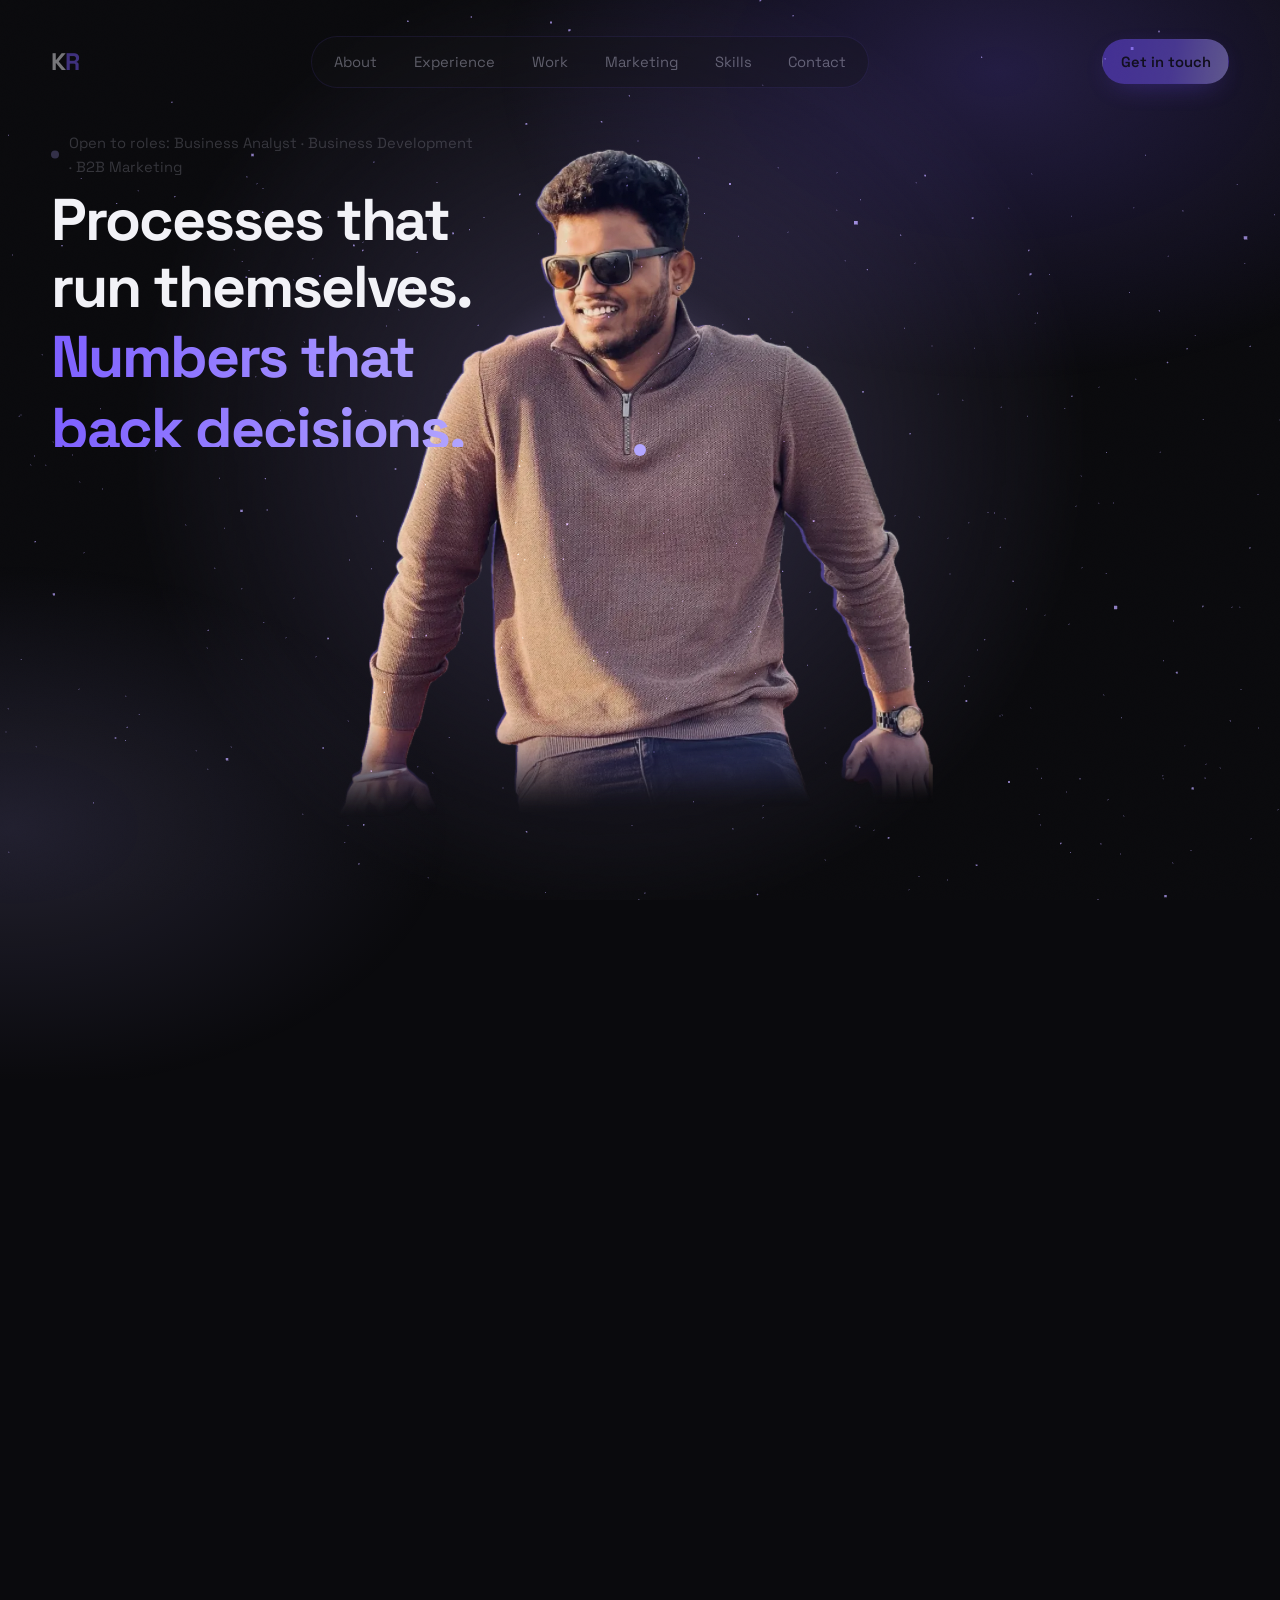
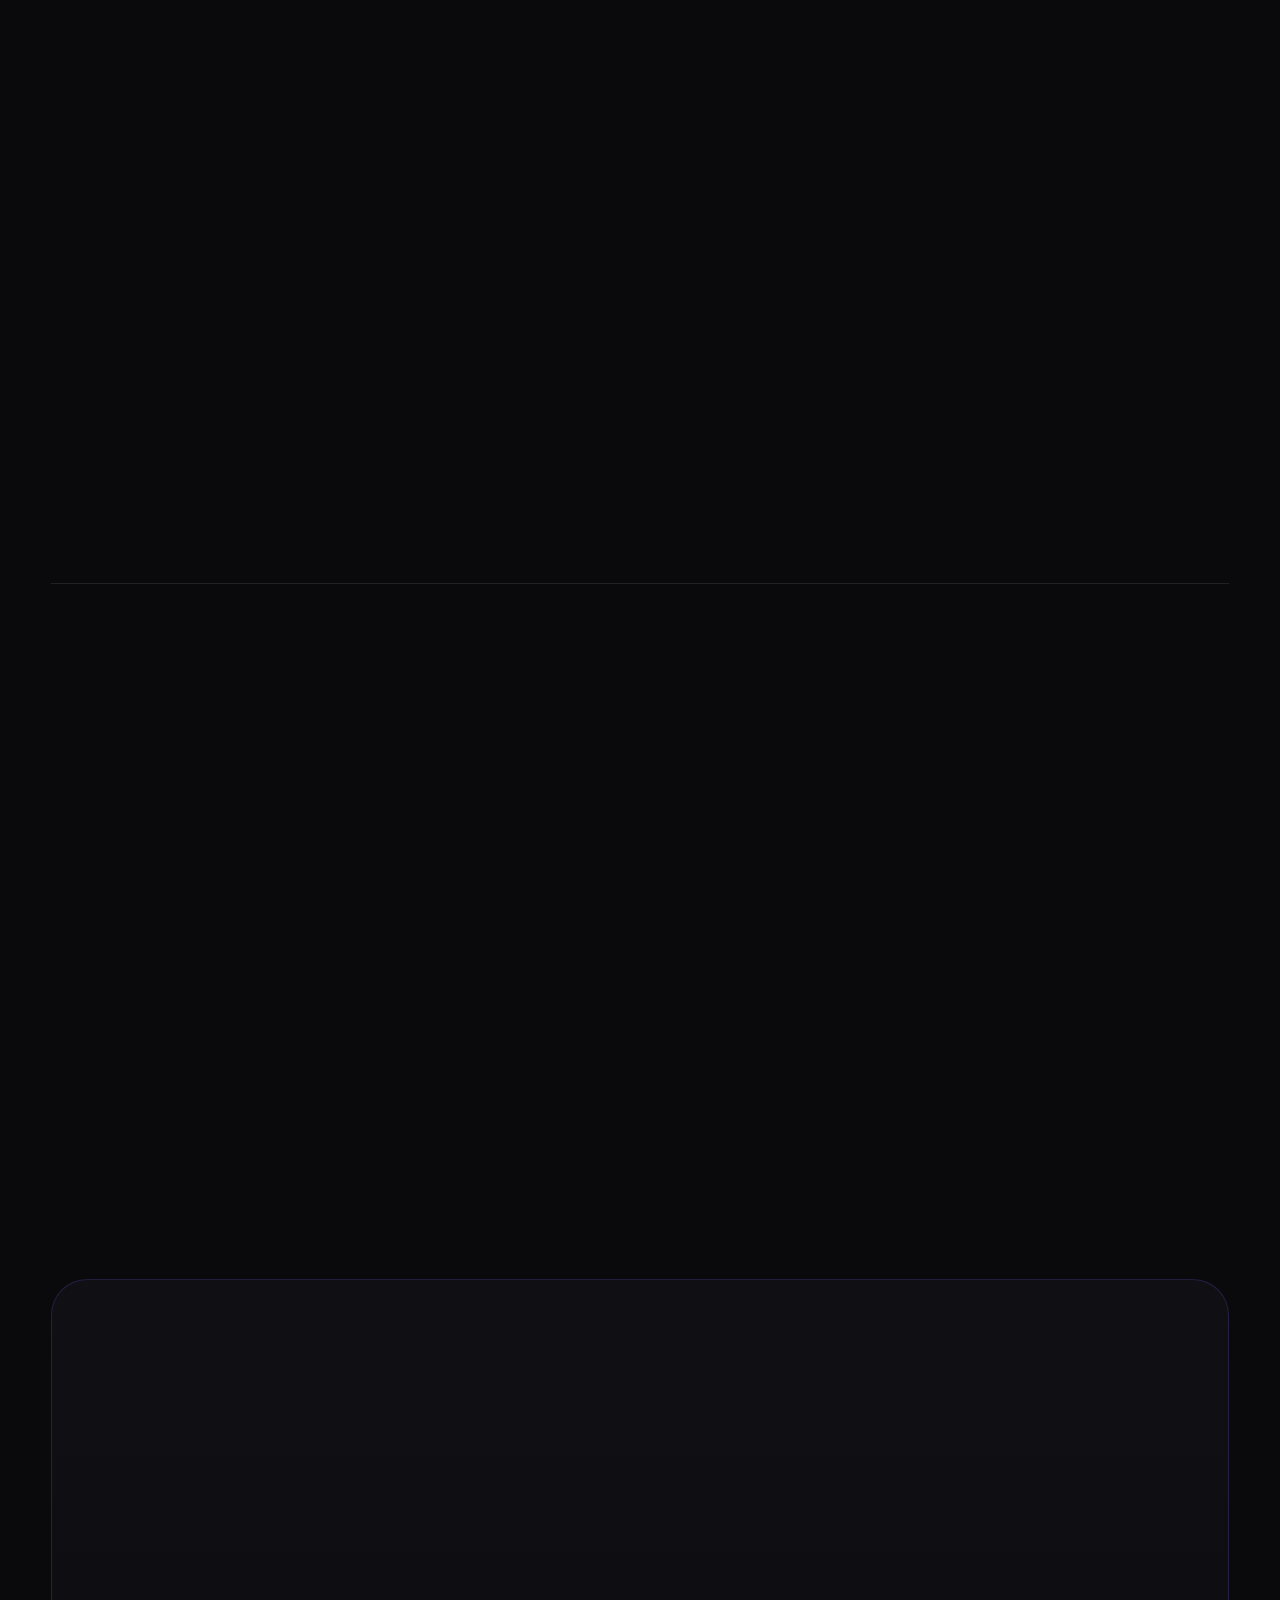
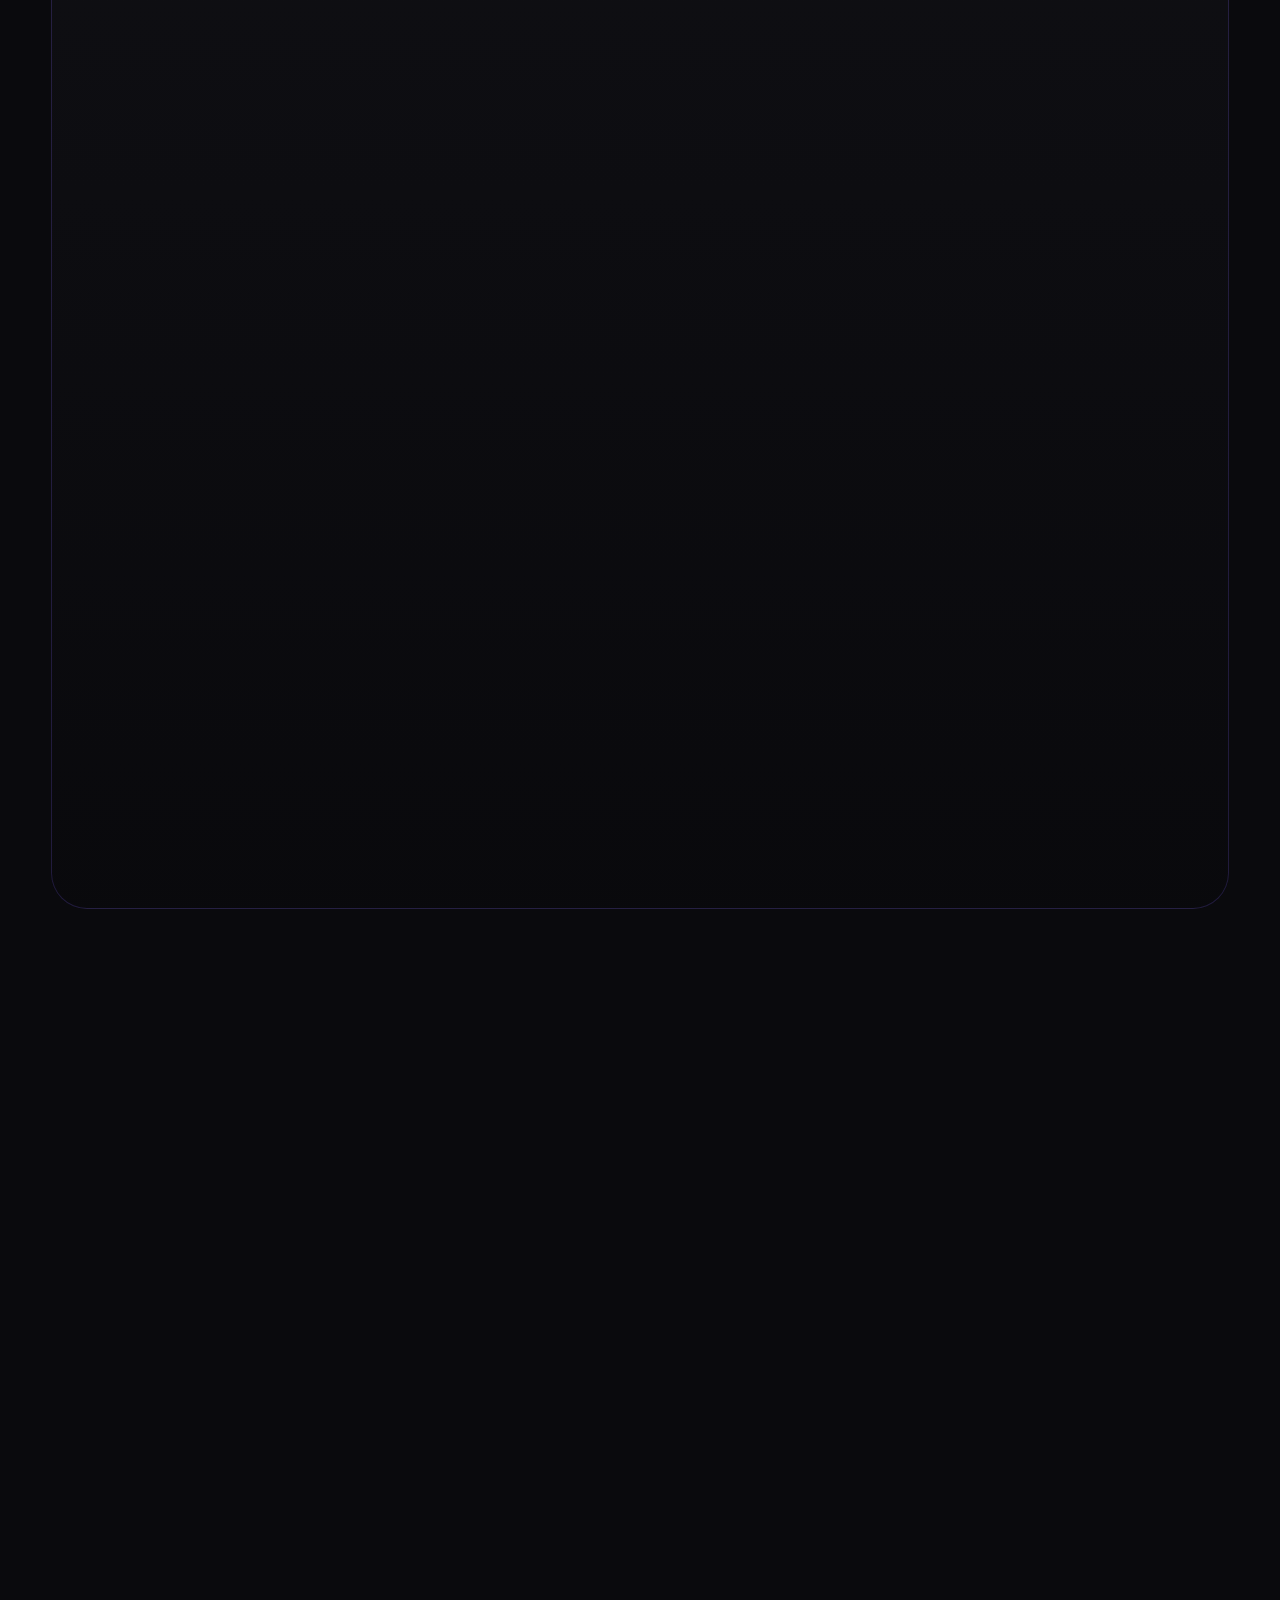
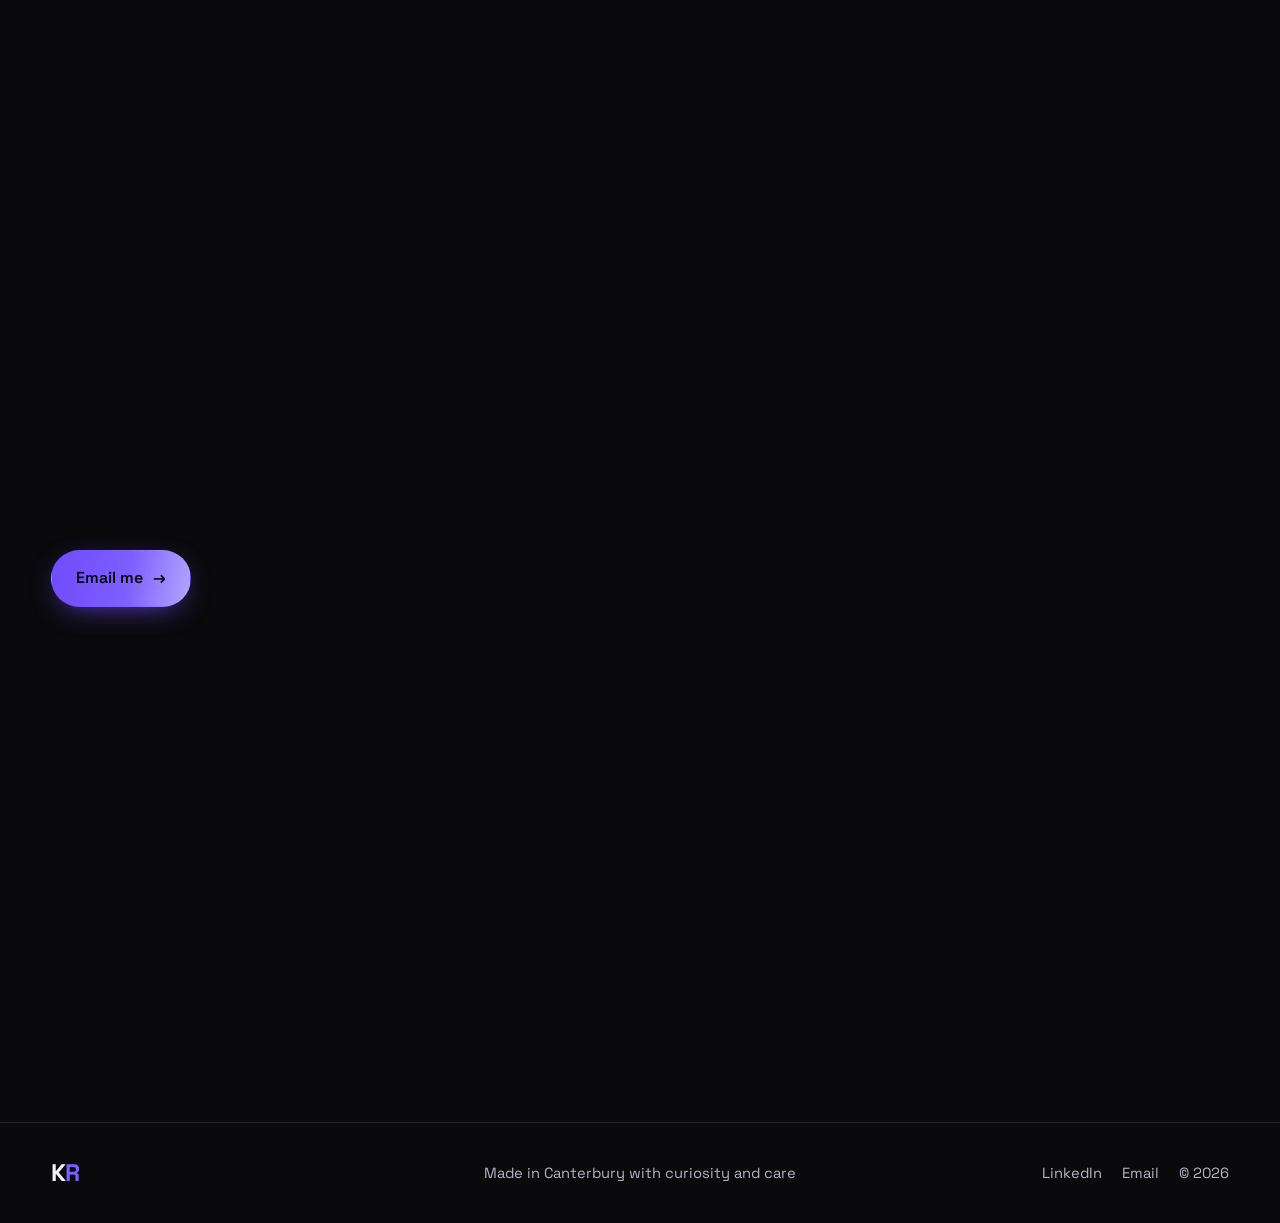
<file: index.html>
<!DOCTYPE html>
<html lang="en-GB">
<head>
<meta charset="utf-8">
<meta name="viewport" content="width=device-width, initial-scale=1, viewport-fit=cover">
<title>Kingsley Roy — Business Analyst | Business Development | B2B Marketing</title>
<meta name="description" content="Kingsley Roy is a business analyst in Canterbury with a business development and B2B marketing background. Process automation in Power Automate and Zoho, Power BI reporting, and UK market entry.">
<meta property="og:title" content="Kingsley Roy — Business Analyst | Business Development | B2B Marketing">
<meta property="og:description" content="Process automation, Power BI reporting and UK market entry. Open to business analyst, business development and B2B marketing roles.">
<meta property="og:type" content="website">
<meta http-equiv="Content-Security-Policy" content="default-src 'none'; script-src 'self'; style-src 'self'; font-src 'self'; img-src 'self' data:; connect-src 'self' https://formsubmit.co; form-action 'self'; base-uri 'none'; object-src 'none'; frame-src 'none'; worker-src 'none'; media-src 'none'; manifest-src 'self'; upgrade-insecure-requests">
<meta name="referrer" content="strict-origin-when-cross-origin">
<meta name="color-scheme" content="dark">
<meta name="theme-color" content="#0a0a0d">
<link rel="icon" href="data:image/svg+xml,<svg xmlns='http://www.w3.org/2000/svg' viewBox='0 0 64 64'><rect width='64' height='64' rx='14' fill='%230a0a0d'/><text x='50%' y='58%' font-family='Arial' font-weight='700' font-size='28' fill='%237d5fff' text-anchor='middle' dominant-baseline='middle'>KR</text></svg>">
<link rel="preload" href="fonts/SpaceGrotesk-700.ttf" as="font" type="font/ttf" crossorigin>
<link rel="stylesheet" href="css/fonts.css">
<link rel="stylesheet" href="css/style.css">
</head>
<body class="is-loading">
<a class="skip" href="#main">Skip to content</a>

<!-- ============ LOADER ============ -->
<div class="loader" id="loader" role="status" aria-live="polite">
  <div class="loader__inner">
    <div class="loader__mark">K<b>R</b></div>
    <p class="loader__text">Loading experience <span id="loadPct">0</span>%</p>
    <div class="loader__bar"><span id="loadBar"></span></div>
  </div>
</div>

<!-- ============ PAGE TRANSITION CURTAIN ============ -->
<div class="curtain" id="curtain" aria-hidden="true">
  <i></i><i></i><i></i><i></i><i></i>
  <span class="curtain__label" id="curtainLabel"></span>
</div>

<!-- ============ 3D LAYERS ============ -->
<canvas id="gl" aria-hidden="true"></canvas>
<div class="veil" id="veil" aria-hidden="true"></div>
<div class="scrollbar" aria-hidden="true"><span id="scrollBar"></span></div>
<div class="cursor" id="cursor" aria-hidden="true"><span id="cursorText">View</span></div>

<!-- ============ NAVBAR ============ -->
<header class="nav" id="nav">
  <a href="#top" class="logo" aria-label="Kingsley Roy, back to top">K<b>R</b></a>
  <nav aria-label="Main">
    <ul class="nav__links">
      <li><a href="#about">About</a></li>
      <li><a href="#experience">Experience</a></li>
      <li><a href="#work">Work</a></li>
      <li><a href="#marketing">Marketing</a></li>
      <li><a href="#skills">Skills</a></li>
      <li><a href="#contact">Contact</a></li>
    </ul>
  </nav>
  <div class="nav__right">
    <a href="#contact" class="btn btn--solid magnetic">Get in touch</a>
    <button class="menu-btn" id="menuBtn" aria-expanded="false" aria-controls="mobileMenu">Menu</button>
  </div>
</header>

<div class="mobile-menu" id="mobileMenu" aria-hidden="true">
  <a href="#about">About</a>
  <a href="#experience">Experience</a>
  <a href="#work">Work</a>
  <a href="#marketing">Marketing</a>
  <a href="#skills">Skills</a>
  <a href="#contact">Contact</a>
  <p>kingsleyroy14@gmail.com</p>
</div>

<main id="main">

<!-- ============ HERO ============ -->
<section class="hero" id="top" aria-label="Introduction" data-hue="0">
  <div class="hero-stage">
    <img class="portrait-fallback" id="portraitFallback" src="images/portrait.webp" alt="Kingsley Roy" width="1000" height="1105" hidden>
  </div>
  <div class="hero-stage hero-front">
    <div class="hero-copy">
      <div class="hero-left">
        <p class="hero-role"><i class="dot"></i>Open to roles: Business Analyst · Business Development · B2B Marketing</p>
        <h1 class="hero-title">
          <span class="line"><span>Processes that</span></span>
          <span class="line"><span>run themselves.</span></span>
          <span class="line"><span class="grad">Numbers that</span></span>
          <span class="line"><span class="grad">back decisions.</span></span>
        </h1>
      </div>
      <div class="hero-mid" aria-hidden="true"></div>
      <div class="hero-right">
        <p class="hero-sub">I'm Kingsley Roy, a business analyst in Canterbury with a business development and marketing background. I map how work really runs, rebuild it as automated workflows and report on it, so decisions are backed by numbers.</p>
        <div class="hero-cta">
          <a href="#work" class="btn btn--solid magnetic">See my work <span class="arr">→</span></a>
          <a href="mailto:kingsleyroy14@gmail.com?subject=CV%20request" class="btn magnetic">Request my CV</a>
        </div>
        <div class="scroll-cue" id="scrollCue" aria-hidden="true"><span>Scroll to explore</span><i></i></div>
      </div>
    </div>
  </div>
</section>

<!-- ============ ABOUT ============ -->
<section class="section wrap about" id="about" data-hue="1">
  <div class="about__grid">
    <h2>What I actually do.</h2>
    <div class="about__text">
      <p class="lead">A business analyst with a commercial background. I map how a process really runs, rebuild it as an automated workflow, and prove the result with data.</p>
      <p>At Kent County Council I designed and built an automated facilities management system for the Family Hub Programme in Power Automate and SharePoint, replacing manual request tracking with one accurate record of every job. I also built automated reporting for Skanska, the council's facilities partner, and I'm now leading Phase 2 of the system.</p>
      <p>I completed a Junior Analyst apprenticeship at Neural Hue in London (September 2025 to April 2026), building Power BI dashboards and checking data quality on an AI-driven talent search platform.</p>
      <p>Before moving into analysis I worked in business development and marketing: leading UK market entry at The Post Prod, and before that selling, marketing and producing events at Studio 31 in Chennai. I moved to the UK in 2021 and hold an MSc in Business Analytics from the University of Kent.</p>
      <p>I also build websites with Claude Code, from design through to launch. This portfolio is one of them.</p>
    </div>
  </div>
  <div class="stats">
    <div class="stat"><b>30%</b><span>market share growth in 12 months, The Post Prod</span></div>
    <div class="stat"><b>$5M</b><span>contract secured at The Post Prod</span></div>
    <div class="stat"><b>365+</b><span>events produced at Studio 31</span></div>
    <div class="stat"><b>15%</b><span>efficiency gain from streamlined workflows, Kent County Council</span></div>
  </div>
</section>

<!-- ============ EXPERIENCE ============ -->
<section class="section wrap experience" id="experience" data-hue="2" aria-labelledby="expTitle">
  <div class="work__head">
    <h2 id="expTitle">Experience</h2>
    <p>Business analysis, business development and marketing, in the UK and India.</p>
  </div>
  <ol class="timeline">
    <li class="tl__item">
      <p class="tl__date">Dec 2024 to present</p>
      <div>
        <h3>Business Support <span>Kent County Council, Folkestone</span></h3>
        <ul>
          <li>Designed and built an automated facilities management system in Power Automate and SharePoint, with automated reporting for Skanska. Now leading Phase 2.</li>
          <li>Streamlined administrative workflows across Family Hubs, improving operational efficiency by 15%.</li>
          <li>Handled sensitive and safeguarding data under UK GDPR and the Data Protection Act 2018, keeping case records accurate and audit-ready.</li>
        </ul>
        <a class="tl__link" href="#case-kcc" data-case="case-kcc">Read the case study →</a>
      </div>
    </li>
    <li class="tl__item">
      <p class="tl__date">Sep 2025 to Apr 2026</p>
      <div>
        <h3>Junior Analyst Apprentice <span>Neural Hue, London</span></h3>
        <ul>
          <li>Wrote requirements, user stories, acceptance criteria and UAT scenarios for an AI-driven talent search platform.</li>
          <li>Built Power BI dashboards and checked data quality, applying GDPR-compliant anonymisation and data lineage tracking.</li>
        </ul>
      </div>
    </li>
    <li class="tl__item">
      <p class="tl__date">Nov 2022 to Jan 2025</p>
      <div>
        <h3>Business Development Manager <span>The Post Prod, UK (remote)</span></h3>
        <ul>
          <li>Led UK market entry through market research, competitor analysis and strategic partnerships, growing market share by 30% within 12 months.</li>
          <li>Secured a $5M contract through consultative selling, improving the client's operational efficiency by 25%.</li>
          <li>Won a 3-year contract extension and a 15% revenue increase on a key corporate account.</li>
        </ul>
        <a class="tl__link" href="#case-postprod" data-case="case-postprod">Read the case study →</a>
      </div>
    </li>
    <li class="tl__item">
      <p class="tl__date">Jun 2018 to 2021</p>
      <div>
        <h3>Creative Head, previously Business Development Executive <span>Studio 31, Chennai</span></h3>
        <ul>
          <li>Planned and delivered 365+ events and 30+ trade shows, conferences and corporate events, managing logistics and suppliers.</li>
          <li>Created 50+ marketing assets and grew audience reach by 30% (40,000 people) and online engagement by 35%, tracked in Google Analytics.</li>
          <li>Worked with the sales and design teams to deliver 5+ major marketing projects a quarter, on brand and to tight deadlines.</li>
          <li>Beat quarterly revenue targets by 20% on average, contributing to cumulative revenue growth of $10M.</li>
          <li>Ran the whole sales process on my own during COVID-19 with remote sales tactics, and trained new sales executives in negotiation.</li>
        </ul>
        <a class="tl__link" href="#case-studio31" data-case="case-studio31">Read the digitalisation case study →</a>
      </div>
    </li>
  </ol>
</section>

<!-- ============ SELECTED WORK ============ -->
<section class="section wrap work" id="work" data-hue="3">
  <div class="work__head">
    <h2>Selected work</h2>
    <p>Four projects covering process automation, market entry, digitalisation and web.</p>
  </div>

  <!-- Project 1 -->
  <a class="project tilt-card" href="#case-kcc" data-case="case-kcc" data-cursor="Read">
    <div class="project__visual reveal-img" aria-hidden="true">
      <svg viewBox="0 0 800 550" preserveAspectRatio="xMidYMid slice">
        <rect width="800" height="550" fill="#141414"/>
        <g stroke="#3A3A3A" stroke-width="1">
          <line x1="80" y1="120" x2="720" y2="120"/><line x1="80" y1="220" x2="720" y2="220"/>
          <line x1="80" y1="320" x2="720" y2="320"/><line x1="80" y1="420" x2="720" y2="420"/>
        </g>
        <g fill="#F4F4F2">
          <rect x="120" y="260" width="46" height="160"/><rect x="210" y="220" width="46" height="200"/>
          <rect x="300" y="300" width="46" height="120"/><rect x="390" y="180" width="46" height="240"/>
          <rect x="480" y="150" width="46" height="270"/><rect x="570" y="110" width="46" height="310"/>
        </g>
        <polyline points="143,240 233,205 323,270 413,160 503,128 593,90" fill="none" stroke="#F4F4F2" stroke-width="4" stroke-dasharray="14 8"/>
        <circle cx="593" cy="90" r="9" fill="#F4F4F2"/>
      </svg>
    </div>
    <div>
      <p class="project__meta">Kent County Council, process automation</p>
      <h3>Automated facilities management</h3>
      <p>Replaced email chains and a shared spreadsheet with automated flows that send repairs to the contractor, capture job references and show live status.</p>
      <ul class="project__tools"><li>Microsoft Forms</li><li>SharePoint</li><li>Power Automate</li></ul>
      <span class="project__link">Read the case study <span class="arr">→</span></span>
    </div>
  </a>

  <!-- Project: The Post Prod -->
  <a class="project tilt-card" href="#case-postprod" data-case="case-postprod" data-cursor="Read">
    <div class="project__visual reveal-img" aria-hidden="true">
      <svg viewBox="0 0 800 550" preserveAspectRatio="xMidYMid slice">
        <rect width="800" height="550" fill="#141414"/>
        <g fill="none" stroke="#3A3A3A" stroke-width="1"><line x1="80" y1="420" x2="720" y2="420"/><line x1="80" y1="320" x2="720" y2="320"/><line x1="80" y1="220" x2="720" y2="220"/></g>
        <polyline points="100,400 220,360 330,370 450,270 560,200 700,90" fill="none" stroke="#F4F4F2" stroke-width="6"/>
        <g fill="#F4F4F2"><circle cx="100" cy="400" r="10"/><circle cx="330" cy="370" r="10"/><circle cx="560" cy="200" r="10"/><circle cx="700" cy="90" r="16"/></g>
      </svg>
    </div>
    <div>
      <p class="project__meta">The Post Prod, business development</p>
      <h3>Leading UK market entry</h3>
      <p>Researched the market, built partnerships and won key accounts to grow market share by 30% in 12 months and secure a $5M contract.</p>
      <ul class="project__tools"><li>Market research</li><li>Key accounts</li><li>Pricing and sales strategy</li></ul>
      <span class="project__link">Read the case study <span class="arr">→</span></span>
    </div>
  </a>

  <!-- Project 2 -->
  <a class="project tilt-card" href="#case-studio31" data-case="case-studio31" data-cursor="Read">
    <div class="project__visual reveal-img" aria-hidden="true">
      <svg viewBox="0 0 800 550" preserveAspectRatio="xMidYMid slice">
        <rect width="800" height="550" fill="#101019"/>
        <g fill="none" stroke="#F4F4F2" stroke-width="2">
          <circle cx="400" cy="275" r="190"/><circle cx="400" cy="275" r="130"/><circle cx="400" cy="275" r="70"/>
        </g>
        <g fill="#F4F4F2">
          <circle cx="400" cy="85" r="14"/><circle cx="590" cy="275" r="14"/><circle cx="400" cy="465" r="14"/><circle cx="210" cy="275" r="14"/>
          <circle cx="492" cy="160" r="10"/><circle cx="308" cy="390" r="10"/>
          <circle cx="400" cy="275" r="26"/>
        </g>
      </svg>
    </div>
    <div>
      <p class="project__meta">Studio 31, Chennai, digital transformation</p>
      <h3>Wedding studio, fully digital</h3>
      <p>Moved a busy wedding and events studio from paper and phone calls to an end-to-end Zoho setup, from first enquiry to final delivery.</p>
      <ul class="project__tools"><li>Zoho Creator</li><li>Zoho CRM</li><li>Zoho Sign</li><li>Zoho Books</li></ul>
      <span class="project__link">Read the case study <span class="arr">→</span></span>
    </div>
  </a>

  <!-- Project 3 -->
  <a class="project tilt-card" href="#case-ica" data-case="case-ica" data-cursor="Read">
    <div class="project__visual reveal-img" aria-hidden="true">
      <svg viewBox="0 0 800 550" preserveAspectRatio="xMidYMid slice">
        <rect width="800" height="550" fill="#141414"/>
        <ellipse cx="400" cy="300" rx="330" ry="210" fill="none" stroke="#3A3A3A" stroke-width="2"/>
        <ellipse cx="400" cy="300" rx="120" ry="76" fill="none" stroke="#3A3A3A" stroke-width="2"/>
        <rect x="388" y="200" width="24" height="200" fill="#F4F4F2"/>
        <circle cx="560" cy="160" r="34" fill="#F4F4F2"/>
        <path d="M530 150 Q560 170 590 150 M530 170 Q560 150 590 170" stroke="#111111" stroke-width="2" fill="none"/>
      </svg>
    </div>
    <div>
      <p class="project__meta">Invictas Cricket Association, brand and web</p>
      <h3>Invictas club website</h3>
      <p>A landing page that introduces a new Canterbury T20 club, explains how to join and gives sponsors a clear reason to get involved.</p>
      <ul class="project__tools"><li>Branding</li><li>Web design</li><li>Vercel</li></ul>
      <span class="project__link">Read the case study <span class="arr">→</span></span>
    </div>
  </a>
</section>

<!-- ============ MARKETING ============ -->
<section class="section wrap work marketing" id="marketing" data-hue="2" aria-labelledby="mktTitle">
  <div class="work__head">
    <h2 id="mktTitle">Marketing and growth</h2>
    <p>B2B sales and marketing results from Studio 31, and a worked example showing how I turn campaign data into decisions.</p>
  </div>
  <div class="stats stats--3">
    <div class="stat"><b>50+</b><span>marketing assets created: social posts, blogs and newsletters</span></div>
    <div class="stat"><b>30%</b><span>audience reach growth, about 40,000 people</span></div>
    <div class="stat"><b>35%</b><span>rise in online engagement across social platforms</span></div>
  </div>
  <h3 class="points__title">B2B sales at Studio 31</h3>
  <ul class="points">
    <li><b>Beat sales targets</b><span>Exceeded quarterly revenue targets by 20% on average through targeted sales strategies and client engagement, contributing to cumulative revenue growth of $10M.</span></li>
    <li><b>Trust as a sales asset</b><span>Collected 1,200+ positive customer feedback responses and used them to build credibility, lift conversions and strengthen loyalty.</span></li>
    <li><b>Selling through disruption</b><span>Managed the entire sales process independently during COVID-19, using remote sales tactics and adaptive strategies to keep sales and operations going.</span></li>
    <li><b>Data-led campaigns</b><span>Used Google Analytics and social insights to optimise campaigns, and delivered 5+ major marketing projects a quarter with the sales and design teams.</span></li>
    <li><b>Negotiation and mentoring</b><span>Trained new sales executives in negotiation, including ZOPA and collaborative negotiation.</span></li>
  </ul>

  <a class="project tilt-card" href="samples/grow-your-kent-business.html" target="_blank" rel="noopener noreferrer" data-cursor="Open">
    <div class="project__visual reveal-img" aria-hidden="true">
      <svg viewBox="0 0 800 550" preserveAspectRatio="xMidYMid slice">
        <rect width="800" height="550" fill="#141414"/>
        <g fill="none" stroke="#3A3A3A" stroke-width="1">
          <rect x="70" y="60" width="130" height="70" rx="8"/><rect x="215" y="60" width="130" height="70" rx="8"/>
          <rect x="360" y="60" width="130" height="70" rx="8"/><rect x="505" y="60" width="130" height="70" rx="8"/>
          <rect x="650" y="60" width="80" height="70" rx="8"/>
        </g>
        <g fill="#F4F4F2">
          <rect x="90" y="330" width="34" height="120"/><rect x="140" y="290" width="34" height="160"/>
          <rect x="190" y="310" width="34" height="140"/><rect x="240" y="250" width="34" height="200"/>
          <rect x="290" y="270" width="34" height="180"/><rect x="340" y="220" width="34" height="230"/>
        </g>
        <g fill="none" stroke="#F4F4F2" stroke-width="3">
          <path d="M470 200 H730 L690 250 H510 Z"/><path d="M510 270 H690 L660 320 H540 Z"/><path d="M540 340 H660 L640 390 H560 Z"/>
        </g>
      </svg>
    </div>
    <div>
      <p class="project__meta">B2B marketing, worked example with fictional data</p>
      <h3>Grow Your Kent Business: campaign dashboard</h3>
      <p>An interactive dashboard for a six-month campaign promoting free business support across Kent. Filter by month, channel and district to see leads, cost per lead, conversion and the full funnel, then read four recommendations.</p>
      <ul class="project__tools"><li>Marketing analytics</li><li>Campaign funnel</li><li>Cost per lead</li><li>Dashboard design</li></ul>
      <span class="project__link">Open the dashboard <span class="arr">→</span></span>
    </div>
  </a>
</section>

<!-- ============ SKILLS ============ -->
<section class="section wrap skills panel" id="skills" data-hue="1">
  <p class="kicker">Skills</p>
  <h2>What I work with</h2>
  <div class="skills__grid">
    <article class="skill">
      <h3>Business analysis</h3>
      <p>Understanding the process before changing it.</p>
      <ul class="chips"><li>Process mapping</li><li>Requirements gathering</li><li>User stories and UAT</li><li>Stakeholder management</li><li>UK GDPR</li></ul>
    </article>
    <article class="skill">
      <h3>Data and reporting</h3>
      <p>Measuring the work and showing it clearly.</p>
      <ul class="chips"><li>Power BI</li><li>Excel</li><li>SQL</li><li>Google Analytics</li></ul>
    </article>
    <article class="skill">
      <h3>Automation and systems</h3>
      <p>Low-code workflows on tools you already own.</p>
      <ul class="chips"><li>Power Automate</li><li>SharePoint</li><li>Microsoft Forms</li><li>Zoho Creator</li><li>Zoho CRM</li><li>Salesforce</li></ul>
    </article>
    <article class="skill">
      <h3>Business development and marketing</h3>
      <p>Winning and growing B2B accounts.</p>
      <ul class="chips"><li>B2B sales</li><li>Market entry</li><li>Key account management</li><li>Negotiation</li><li>Pricing strategy</li><li>Digital marketing</li></ul>
    </article>
    <article class="skill skill--feature">
      <div class="skill__head">
        <span class="skill__tag">Also</span>
        <h3>Web and AI development</h3>
        <p>I build websites with Claude Code, taking them from idea and design to a live, deployed site. This portfolio is one of them.</p>
      </div>
      <ul class="chips"><li class="hot">Claude Code</li><li>Website design</li><li>HTML, CSS and JavaScript</li><li>Vercel</li><li>GitHub Pages</li></ul>
    </article>
  </div>
</section>

<!-- ============ EDUCATION AND BEYOND WORK ============ -->
<section class="section wrap ach" aria-labelledby="achTitle">
  <div class="ach__grid">
    <h2 id="achTitle">Education and credentials</h2>
    <div>
      <ul class="ach__list">
        <li><b>MSc Business Analytics</b><span>University of Kent, Merit</span></li>
        <li><b>BBA</b><span>SRM University of Arts and Science, Chennai</span></li>
        <li><b>Power BI Internship</b><span>PwC Europe</span></li>
        <li><b>Excel for Business Analysts</b><span>IIBA</span></li>
        <li><b>CBIP preparation course</b><span>Udemy</span></li>
        <li><b>Co-founder and Chairman</b><span>Invictas Cricket Association</span></li>
      </ul>
      <p class="beyond">Beyond work: we founded the Invictas Cricket Association, a T20 club in Canterbury affiliated with the Kent Cricket Board, to give local players a team and a community. I'm also a dancer.</p>
    </div>
  </div>
</section>

<!-- ============ CONTACT ============ -->
<section class="section wrap contact" id="contact" data-hue="0">
  <div class="contact__grid">
    <div>
      <h2>Let's talk about a role.</h2>
      <p class="contact__lead">I'm looking for Business Analyst, Business Development Manager and B2B Marketing roles. Email or LinkedIn is the quickest way to reach me, and I'm happy to send my CV.</p>
      <a class="btn btn--solid" href="mailto:kingsleyroy14@gmail.com">Email me <span class="arr">→</span></a>
      <ul class="contact__links">
        <li><a href="mailto:kingsleyroy14@gmail.com"><span>Email</span><span>kingsleyroy14@gmail.com</span></a></li>
        <li><a href="https://www.linkedin.com/in/kingsleyroy" target="_blank" rel="noopener noreferrer"><span>LinkedIn</span><span>/in/kingsleyroy</span></a></li>
        <li><a href="mailto:kingsleyroy14@gmail.com?subject=CV%20request"><span>CV</span><span>Request a copy</span></a></li>
      </ul>
      <p class="contact__note">I also take on small freelance projects: process automation, dashboards and websites.</p>
    </div>
    <form class="form" id="contactForm" novalidate autocomplete="on">
      <input type="text" name="_gotcha" tabindex="-1" autocomplete="off" aria-hidden="true" class="hp">
      <div class="field"><label for="fName">Name</label><input id="fName" name="name" autocomplete="name" maxlength="80" required></div>
      <div class="field"><label for="fEmail">Email</label><input id="fEmail" name="email" type="email" autocomplete="email" maxlength="120" required></div>
      <div class="field"><label for="fType">What is this about?</label>
        <select id="fType" name="type">
          <option>Business analyst role</option>
          <option>Business development role</option>
          <option>B2B marketing role</option>
          <option>Freelance project</option>
          <option>Something else</option>
        </select>
      </div>
      <div class="field"><label for="fMsg">Message</label><textarea id="fMsg" name="message" maxlength="2000" required></textarea></div>
      <div><button class="btn btn--solid" type="submit">Send message <span class="arr">→</span></button></div>
      <p class="form__note" id="formNote" aria-live="polite"></p>
      <p class="form__privacy">Your details are used only to reply to this enquiry. They are sent over an encrypted connection, never sold or shared, and deleted when no longer needed.</p>
    </form>
  </div>
</section>

</main>

<!-- =========================================================
     CASE STUDY 1 — KENT COUNTY COUNCIL
     ========================================================= -->
<article class="case" id="case-kcc" role="dialog" aria-modal="true" aria-labelledby="t-kcc" hidden data-lenis-prevent>
  <div class="case__bar"><button class="case__close" type="button">← Back to work</button><span>Case study</span></div>

  <header class="wrap case__hero">
    <p class="kicker">Kent County Council, Family Hub Programme</p>
    <h2 id="t-kcc">Automated facilities management</h2>
    <p class="case__intro">A no-code Microsoft 365 system that takes an office repair from the first report to the contractor's closure email, with no manual updates in between.</p>
    <dl class="case__facts">
      <div><dt>My role</dt><dd>Designed, built and rolled out the whole system</dd></div>
      <div><dt>Tools</dt><dd>Microsoft Forms, SharePoint, Power Automate, Outlook shared mailbox</dd></div>
      <div><dt>Users</dt><dd>Hub staff, business support, managers and the facilities contractor</dd></div>
    </dl>
  </header>

  <section class="wrap case__block">
    <h3>The problem</h3>
    <div>
      <p>Repairs were reported by email and tracked in a shared spreadsheet. Business support had to forward every request to the facilities contractor, wait for a reply, copy the job reference into the sheet and chase for updates.</p>
      <ul>
        <li>Manual entries were often missed, mistyped or out of date.</li>
        <li>Out-of-date records caused duplicate call-outs, so engineers sometimes visited twice for the same job.</li>
        <li>Nobody could see the live status of a job without asking business support.</li>
      </ul>
    </div>
  </section>

  <section class="wrap case__block">
    <h3>How the system fits together</h3>
    <div>
      <p>Microsoft Forms is the front door, a SharePoint list is the single source of truth, and three Power Automate flows move each job forward by reading and sending email from one central shared mailbox.</p>
    </div>
    <div class="flow" aria-label="System flow">
      <div class="flow__node"><b>Microsoft Forms</b><small>Staff report a repair</small></div>
      <div class="flow__node key"><b>SharePoint list</b><small>Office Repair Requests</small></div>
      <div class="flow__node"><b>Flow 1</b><small>Emails the contractor</small></div>
      <div class="flow__node"><b>Flow 2</b><small>Captures the call reference</small></div>
      <div class="flow__node"><b>Flow 3</b><small>Closes the job and tells staff</small></div>
      <div class="flow__node key"><b>Manager view</b><small>Live status by job</small></div>
    </div>
  </section>

  <section class="wrap case__block">
    <h3>How I built it</h3>
    <ol class="steps">
      <li>
        <h4>Designed the SharePoint list</h4>
        <p>Created an "Office Repair Requests" list with columns for title, repair type, location, description, urgency, requested by, status and call reference. Choice columns keep repair types and urgency consistent, and Status drives the whole workflow.</p>
        <p class="apps">SharePoint</p>
      </li>
      <li>
        <h4>Built a simple form for staff</h4>
        <p>Staff report issues through a Microsoft Form called "Skanska Reporting", so they never touch the list directly. A Power Automate flow triggers on each new response, reads the answers and creates a matching list item.</p>
        <p class="apps">Microsoft Forms, Power Automate</p>
      </li>
      <li>
        <h4>Flow 1: send the request to the contractor</h4>
        <p>Triggered when a new item is created. It sends a formatted email to the contractor's helpdesk from the team's central shared mailbox, so replies come back to one place, then sets Status to "Email sent".</p>
        <p>Multi-select choice fields came through as raw text like <code>["Plumbing"]</code>, so I cleaned them with an expression before adding them to the email:</p>
        <span class="code">replace(replace(string(triggerBody()?['RepairType/Value']),'["',''),'"]','')</span>
        <p class="apps">Power Automate, Outlook shared mailbox</p>
      </li>
      <li>
        <h4>Flow 2: capture the job reference</h4>
        <p>Watches the shared mailbox for new emails from the contractor. A condition checks whether the body contains "Call reference". If it does, the flow extracts the reference number into a variable, writes it to the matching list item and changes Status to "Job in progress".</p>
        <p>Variables are initialised at the top of the flow and set inside the condition's "Yes" branch, because Power Automate doesn't allow initialising a variable inside a condition.</p>
        <p class="apps">Power Automate, expressions, variables</p>
      </li>
      <li>
        <h4>Flow 3: close the job</h4>
        <p>Looks for the contractor's closure emails, which follow the pattern "Call reference: 000000 - CLOSED". It finds the list item with that reference, sets Status to "Completed" and emails the person who reported the repair.</p>
        <p class="apps">Power Automate, SharePoint</p>
      </li>
      <li>
        <h4>Gave managers a live view</h4>
        <p>Added a Manager Dashboard view on the list, grouped by Status, so anyone can see what's been sent, what's in progress and what's done without asking.</p>
        <p class="apps">SharePoint views</p>
      </li>
    </ol>
  </section>

  <section class="wrap case__block">
    <h3>Results</h3>
    <div class="results">
      <div><b>None</b><span>of the manual spreadsheet updates that caused errors</span></div>
      <div><b>No</b><span>more duplicate engineer visits from stale records</span></div>
      <div><b>Live</b><span>job status for staff and managers</span></div>
      <div><b>Less</b><span>chasing and admin for business support</span></div>
    </div>
  </section>

  <a class="case__next" href="#case-postprod" data-case="case-postprod"><small>Next case study</small><strong>Leading UK market entry →</strong></a>
</article>

<!-- =========================================================
     CASE STUDY — THE POST PROD
     ========================================================= -->
<article class="case" id="case-postprod" role="dialog" aria-modal="true" aria-labelledby="t-pp" hidden data-lenis-prevent>
  <div class="case__bar"><button class="case__close" type="button">← Back to work</button><span>Case study</span></div>

  <header class="wrap case__hero">
    <p class="kicker">The Post Prod, UK (remote)</p>
    <h2 id="t-pp">Leading UK market entry</h2>
    <p class="case__intro">How I took The Post Prod into the UK market: research, partnerships and a consultative sales approach that grew market share by 30% in 12 months.</p>
    <dl class="case__facts">
      <div><dt>My role</dt><dd>Business Development Manager, November 2022 to January 2025</dd></div>
      <div><dt>Focus</dt><dd>Market entry, key accounts, pricing and sales strategy</dd></div>
      <div><dt>Methods</dt><dd>Competitor analysis, consultative selling, data-driven reporting</dd></div>
    </dl>
  </header>

  <section class="wrap case__block">
    <h3>The challenge</h3>
    <div>
      <p>The Post Prod needed to establish itself in the UK market and win corporate customers against established competitors, with sales and pricing that were grounded in evidence rather than guesswork.</p>
    </div>
  </section>

  <section class="wrap case__block">
    <h3>What I did</h3>
    <ol class="steps">
      <li>
        <h4>Researched the market and competitors</h4>
        <p>Carried out in-depth market research and competitor analysis to understand where The Post Prod could win.</p>
      </li>
      <li>
        <h4>Built strategic partnerships</h4>
        <p>Formed partnerships that opened doors in the UK market.</p>
      </li>
      <li>
        <h4>Set pricing and sales strategy</h4>
        <p>Used data-driven insights to design targeted sales and pricing strategies.</p>
      </li>
      <li>
        <h4>Managed key corporate accounts</h4>
        <p>Addressed stakeholder concerns and delivered customised solutions, which secured a 3-year contract extension and a 15% revenue increase, and made the client a reference account for future large deals.</p>
      </li>
      <li>
        <h4>Sold consultatively</h4>
        <p>Crafted tailored solutions for corporate clients, which secured a $5M contract, improved the client's operational efficiency by 25% and opened up cross-sell opportunities.</p>
      </li>
      <li>
        <h4>Reported with data</h4>
        <p>Delivered data-driven reports and strategic insights to internal and external stakeholders, which secured additional investment to scale and expand key projects.</p>
      </li>
    </ol>
  </section>

  <section class="wrap case__block">
    <h3>Results</h3>
    <div class="results">
      <div><b>30%</b><span>market share increase within 12 months</span></div>
      <div><b>$5M</b><span>contract secured through consultative selling</span></div>
      <div><b>3 years</b><span>contract extension on a key corporate account</span></div>
      <div><b>15%</b><span>revenue increase on that account</span></div>
    </div>
  </section>

  <a class="case__next" href="#case-studio31" data-case="case-studio31"><small>Next case study</small><strong>Wedding studio, fully digital →</strong></a>
</article>

<!-- =========================================================
     CASE STUDY 2 — STUDIO 31
     ========================================================= -->
<article class="case" id="case-studio31" role="dialog" aria-modal="true" aria-labelledby="t-s31" hidden data-lenis-prevent>
  <div class="case__bar"><button class="case__close" type="button">← Back to work</button><span>Case study</span></div>

  <header class="wrap case__hero">
    <p class="kicker">Studio 31, Chennai</p>
    <h2 id="t-s31">Wedding studio, fully digital</h2>
    <p class="case__intro">An end-to-end Zoho system that runs a wedding and events studio from the first website enquiry to the final download, replacing spreadsheets, manual follow-ups and scattered cloud folders.</p>
    <dl class="case__facts">
      <div><dt>My role</dt><dd>Started in business development, was promoted to operations manager and led the move to digital</dd></div>
      <div><dt>Tools</dt><dd>Zoho Creator, Zoho CRM, Zoho Sign, Zoho Meeting, Zoho Books, Deluge</dd></div>
      <div><dt>Teams connected</dt><dd>Sales, production, crew, finance, post-production and clients</dd></div>
    </dl>
  </header>

  <section class="wrap case__block">
    <h3>The problem</h3>
    <div>
      <p>Every stage of the business ran on Excel, phone calls and reminders people had to remember. Enquiries were logged by hand, follow-ups slipped, contracts went back and forth over email, and footage was shared through several cloud apps.</p>
      <ul>
        <li>Sales had no reliable way to see which leads were owned or due a follow-up.</li>
        <li>Production often heard about a booking late, with incomplete client details.</li>
        <li>Finance and post-production had no clear signal of when an event was finished.</li>
        <li>Clients had to ask for updates and chase for their final files.</li>
      </ul>
    </div>
  </section>

  <section class="wrap case__block">
    <h3>How the system fits together</h3>
    <div>
      <p>Zoho Creator became the operations hub, with a dashboard for each role. Each hand-off between teams is triggered by a record changing stage, using Creator workflows and Deluge scripts, with other Zoho apps plugged in for contracts, meetings, payments and post-production.</p>
    </div>
    <div class="flow" aria-label="System flow">
      <div class="flow__node"><b>Website form</b><small>Client enquiry</small></div>
      <div class="flow__node key"><b>Zoho Creator</b><small>Leads, orders, crew, dashboards</small></div>
      <div class="flow__node"><b>Zoho Sign</b><small>Client agreement</small></div>
      <div class="flow__node"><b>Zoho Meeting</b><small>Planning call and minutes</small></div>
      <div class="flow__node"><b>Zoho Books</b><small>Invoice and payment</small></div>
      <div class="flow__node"><b>Zoho CRM</b><small>Post-production tracking</small></div>
      <div class="flow__node key"><b>Client dashboard</b><small>Live status and downloads</small></div>
    </div>
  </section>

  <section class="wrap case__block">
    <h3>The process, step by step</h3>
    <ol class="steps">
      <li>
        <h4>Enquiry capture</h4>
        <p>The enquiry form on the studio website is connected to Zoho Creator. Each submission creates a lead record with the client's details, event type, date and venue, and lands in an unassigned leads queue.</p>
        <p class="apps">Website form, Zoho Creator</p>
      </li>
      <li>
        <h4>Lead self-assignment</h4>
        <p>Salespeople pick up leads from the queue. Claiming a lead sets them as the owner and moves the record onto their personal sales dashboard, so every lead has one clear owner.</p>
        <p class="apps">Zoho Creator dashboards, Deluge</p>
      </li>
      <li>
        <h4>Automated nurturing</h4>
        <p>Based on the lead's stage, scheduled workflows create email follow-up reminders and call reminders for the owner, so no enquiry is left waiting and client questions get a prompt answer.</p>
        <p class="apps">Zoho Creator schedules, email notifications</p>
      </li>
      <li>
        <h4>Order form on closing the deal</h4>
        <p>Once a client confirms, the salesperson submits an order form with the package, event dates, venue and agreed value. Submitting it converts the lead into an order and routes it to the production manager's dashboard.</p>
        <p class="apps">Zoho Creator forms and workflows</p>
      </li>
      <li>
        <h4>Digital agreement</h4>
        <p>At the same time, the client is emailed the service agreement through Zoho Sign, pre-filled from the order. The signed status is written back to the order, and the project officially starts once it's signed.</p>
        <p class="apps">Zoho Sign</p>
      </li>
      <li>
        <h4>Planning meeting and minutes</h4>
        <p>The production manager gets a meeting reminder and runs the client planning call on Zoho Meeting. The call is recorded, and the minutes of the meeting are emailed to the client straight afterwards.</p>
        <p class="apps">Zoho Meeting</p>
      </li>
      <li>
        <h4>Crew assignment and briefing</h4>
        <p>From the dashboard, the production manager uses an assignment link to pick the crew for each event. The assigned crew receive the minutes and the client brief, so everyone arrives with the same details.</p>
        <p class="apps">Zoho Creator</p>
      </li>
      <li>
        <h4>Event completion</h4>
        <p>After the event, the crew mark it as completed on the order. That single update notifies finance and moves the order to billing.</p>
        <p class="apps">Zoho Creator</p>
      </li>
      <li>
        <h4>Invoicing and payment</h4>
        <p>Finance raises the invoice and sends the client a payment request from Zoho Books. When the payment is received it's recorded in Zoho Books, and the paid status syncs back to the order.</p>
        <p class="apps">Zoho Books</p>
      </li>
      <li>
        <h4>Post-production</h4>
        <p>Confirmed payment hands the project to post-production, tracked in Zoho CRM. The team sets a delivery deadline and allocates the footage to editors, with progress visible to everyone.</p>
        <p class="apps">Zoho CRM</p>
      </li>
      <li>
        <h4>Delivery to the client</h4>
        <p>When the edits are ready, they're published to the client's dashboard, where the client can follow progress and download the final deliverables.</p>
        <p class="apps">Client dashboard in Zoho Creator</p>
      </li>
    </ol>
  </section>

  <section class="wrap case__block">
    <h3>Results</h3>
    <div class="results">
      <div><b>1</b><span>system from first enquiry to final delivery</span></div>
      <div><b>11</b><span>steps tracked end to end, from enquiry to client download</span></div>
      <div><b>1</b><span>clear owner for every lead</span></div>
      <div><b>Live</b><span>updates for clients through their own dashboard</span></div>
    </div>
    <div></div>
    <div><p class="mt-24">Sales, production and post-production now work from the same records, so hand-offs are visible, follow-ups happen on time and client issues are picked up quickly.</p></div>
  </section>

  <a class="case__next" href="#case-ica" data-case="case-ica"><small>Next case study</small><strong>Invictas club website →</strong></a>
</article>

<!-- =========================================================
     CASE STUDY 3 — INVICTAS
     ========================================================= -->
<article class="case" id="case-ica" role="dialog" aria-modal="true" aria-labelledby="t-ica" hidden data-lenis-prevent>
  <div class="case__bar"><button class="case__close" type="button">← Back to work</button><span>Case study</span></div>

  <header class="wrap case__hero">
    <p class="kicker">Invictas Cricket Association, Canterbury</p>
    <h2 id="t-ica">Invictas club website</h2>
    <p class="case__intro">A landing page that brings fixtures, live scores, club news and player feedback together in one place for a new T20 club.</p>
    <dl class="case__facts">
      <div><dt>My role</dt><dd>We founded the club and I am chairman. I planned and built the site as a volunteer project</dd></div>
      <div><dt>Built with</dt><dd>Single-page website, hosted on Vercel</dd></div>
      <div><dt>Audience</dt><dd>Players, committee, sponsors and new members</dd></div>
    </dl>
  </header>

  <section class="wrap case__block">
    <h3>The problem</h3>
    <div>
      <p>The club's only online presence was a basic Play-Cricket page. Scores, news and updates were spread across different places, and players had no simple way to share ideas or concerns with the committee.</p>
    </div>
  </section>

  <section class="wrap case__block">
    <h3>How I built it</h3>
    <ol class="steps">
      <li>
        <h4>Planned what the club needed</h4>
        <p>Listed what players, the committee and sponsors look for most: upcoming fixtures, live scores, club news and a way to get in touch.</p>
      </li>
      <li>
        <h4>Designed the club's look</h4>
        <p>Built the page around the Invictas identity so it feels like an established club, not a default template.</p>
      </li>
      <li>
        <h4>Built the key sections</h4>
        <p>Fixtures, live scores, club activities and news all sit on one page, with a feedback and suggestion box so players can reach the committee directly.</p>
      </li>
      <li>
        <h4>Published and shared it</h4>
        <p>Deployed the site on Vercel and shared the link with players and supporters as the club's main home online.</p>
        <p class="apps">Vercel</p>
      </li>
    </ol>
  </section>

  <section class="wrap case__block">
    <h3>Results</h3>
    <div>
      <ul>
        <li>Raised the club's standard and how it presents itself to players and sponsors.</li>
        <li>Live scores and club activities now sit under one roof.</li>
        <li>The feedback box has improved communication between the committee and players.</li>
      </ul>
      <p class="mt-28"><a class="btn btn--solid" href="https://invictas-website.vercel.app" target="_blank" rel="noopener noreferrer">Visit the live site <span class="arr">↗</span></a></p>
    </div>
  </section>

  <a class="case__next" href="#case-kcc" data-case="case-kcc"><small>Next case study</small><strong>Automated facilities management →</strong></a>
</article>

<footer class="footer">
  <a href="#top" class="logo">K<b>R</b></a>
  <p>Made in Canterbury with curiosity and care</p>
  <div class="footer__social">
    <a href="https://www.linkedin.com/in/kingsleyroy" target="_blank" rel="noopener noreferrer">LinkedIn</a>
    <a href="mailto:kingsleyroy14@gmail.com">Email</a>
    <span>© 2026</span>
  </div>
</footer>


<script src="js/vendor/three.min.js"></script>
<script src="js/vendor/gsap.min.js"></script>
<script src="js/vendor/ScrollTrigger.min.js"></script>
<script src="js/vendor/lenis.min.js"></script>
<script src="js/main.js"></script>
</body>
</html>
</file>
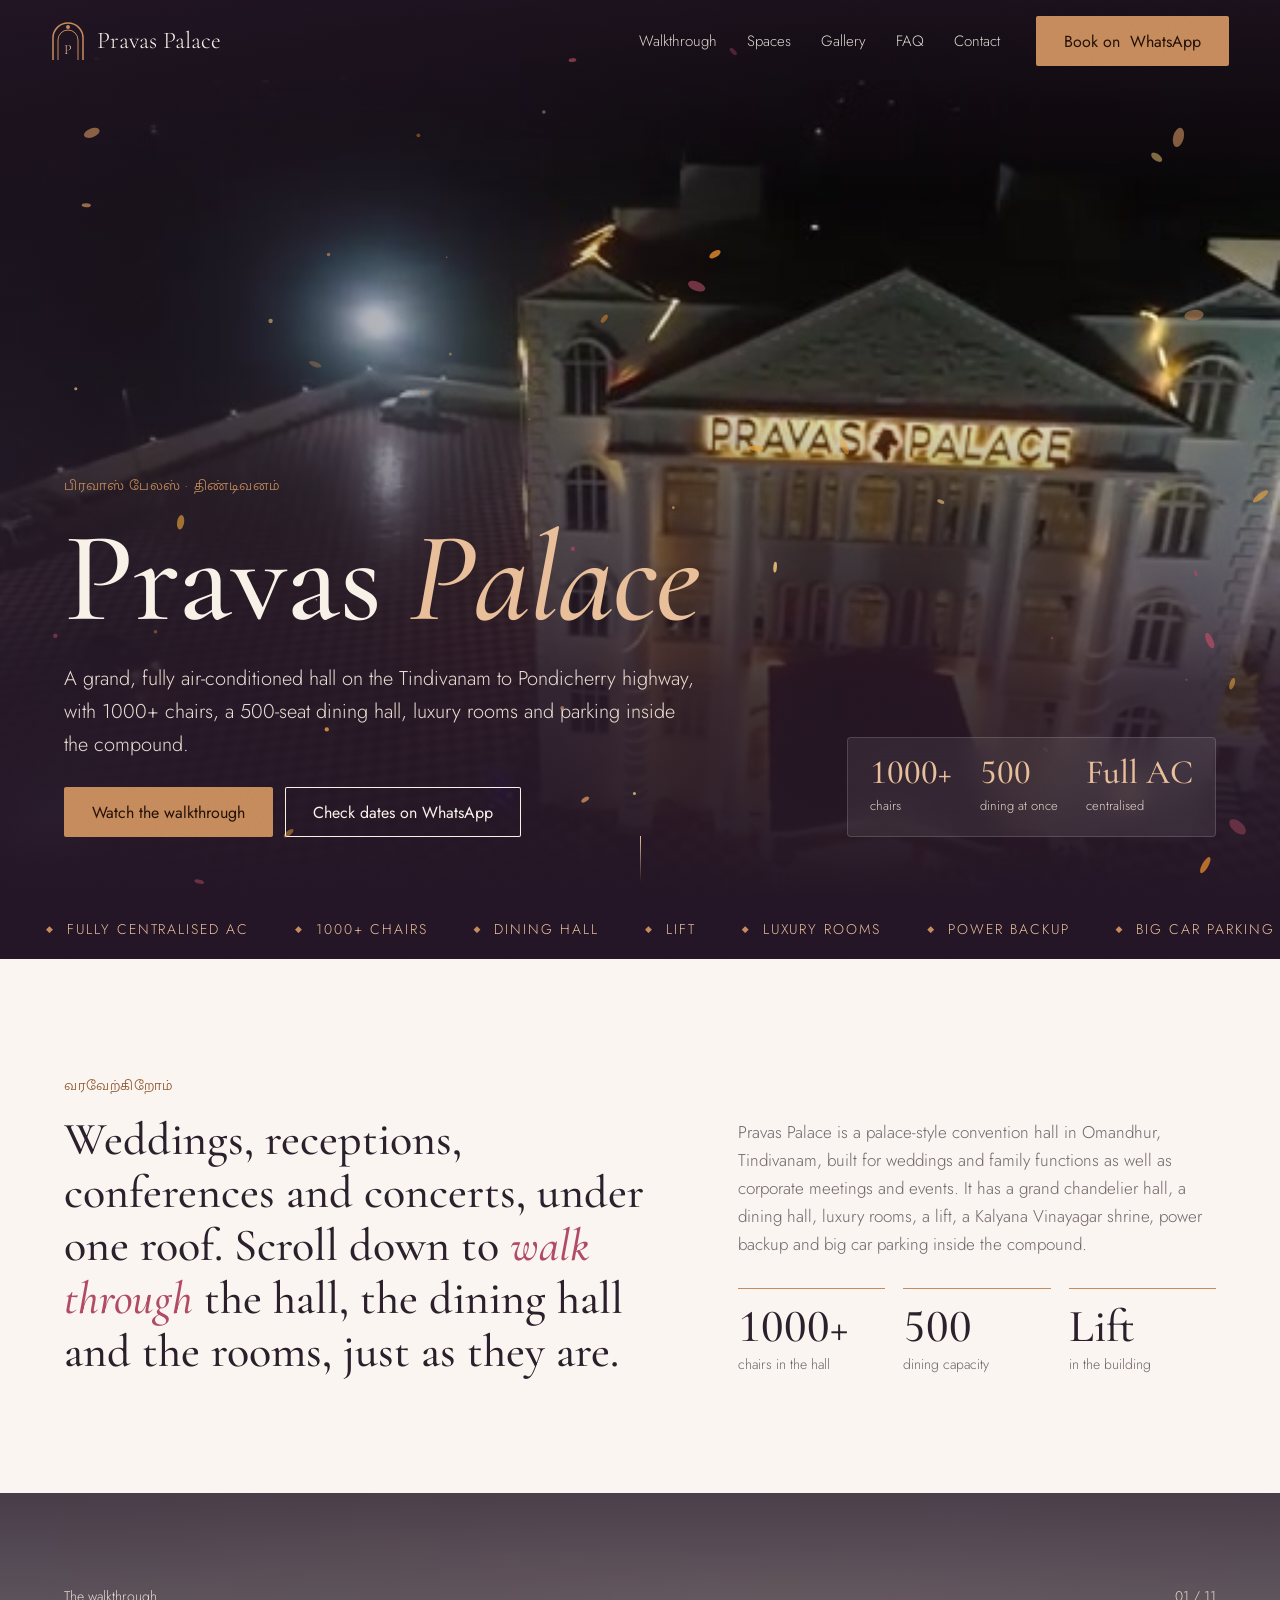
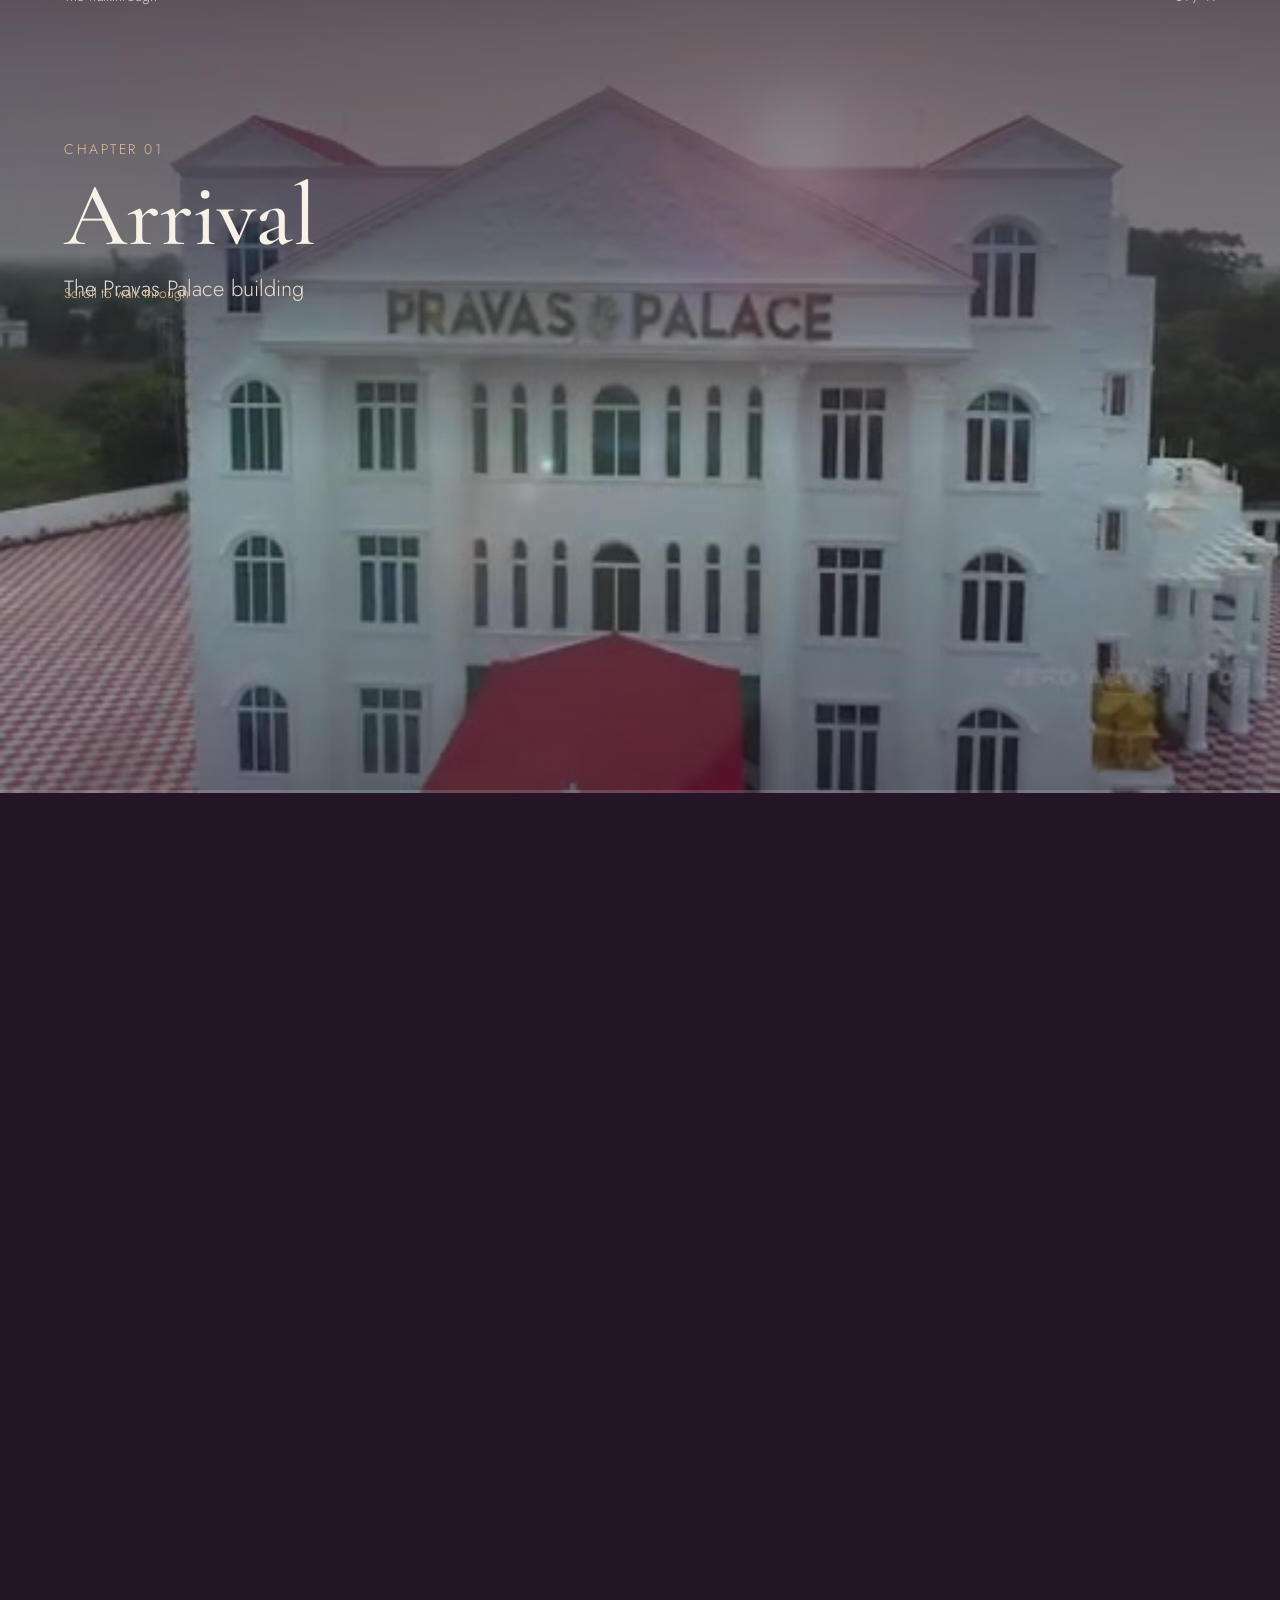
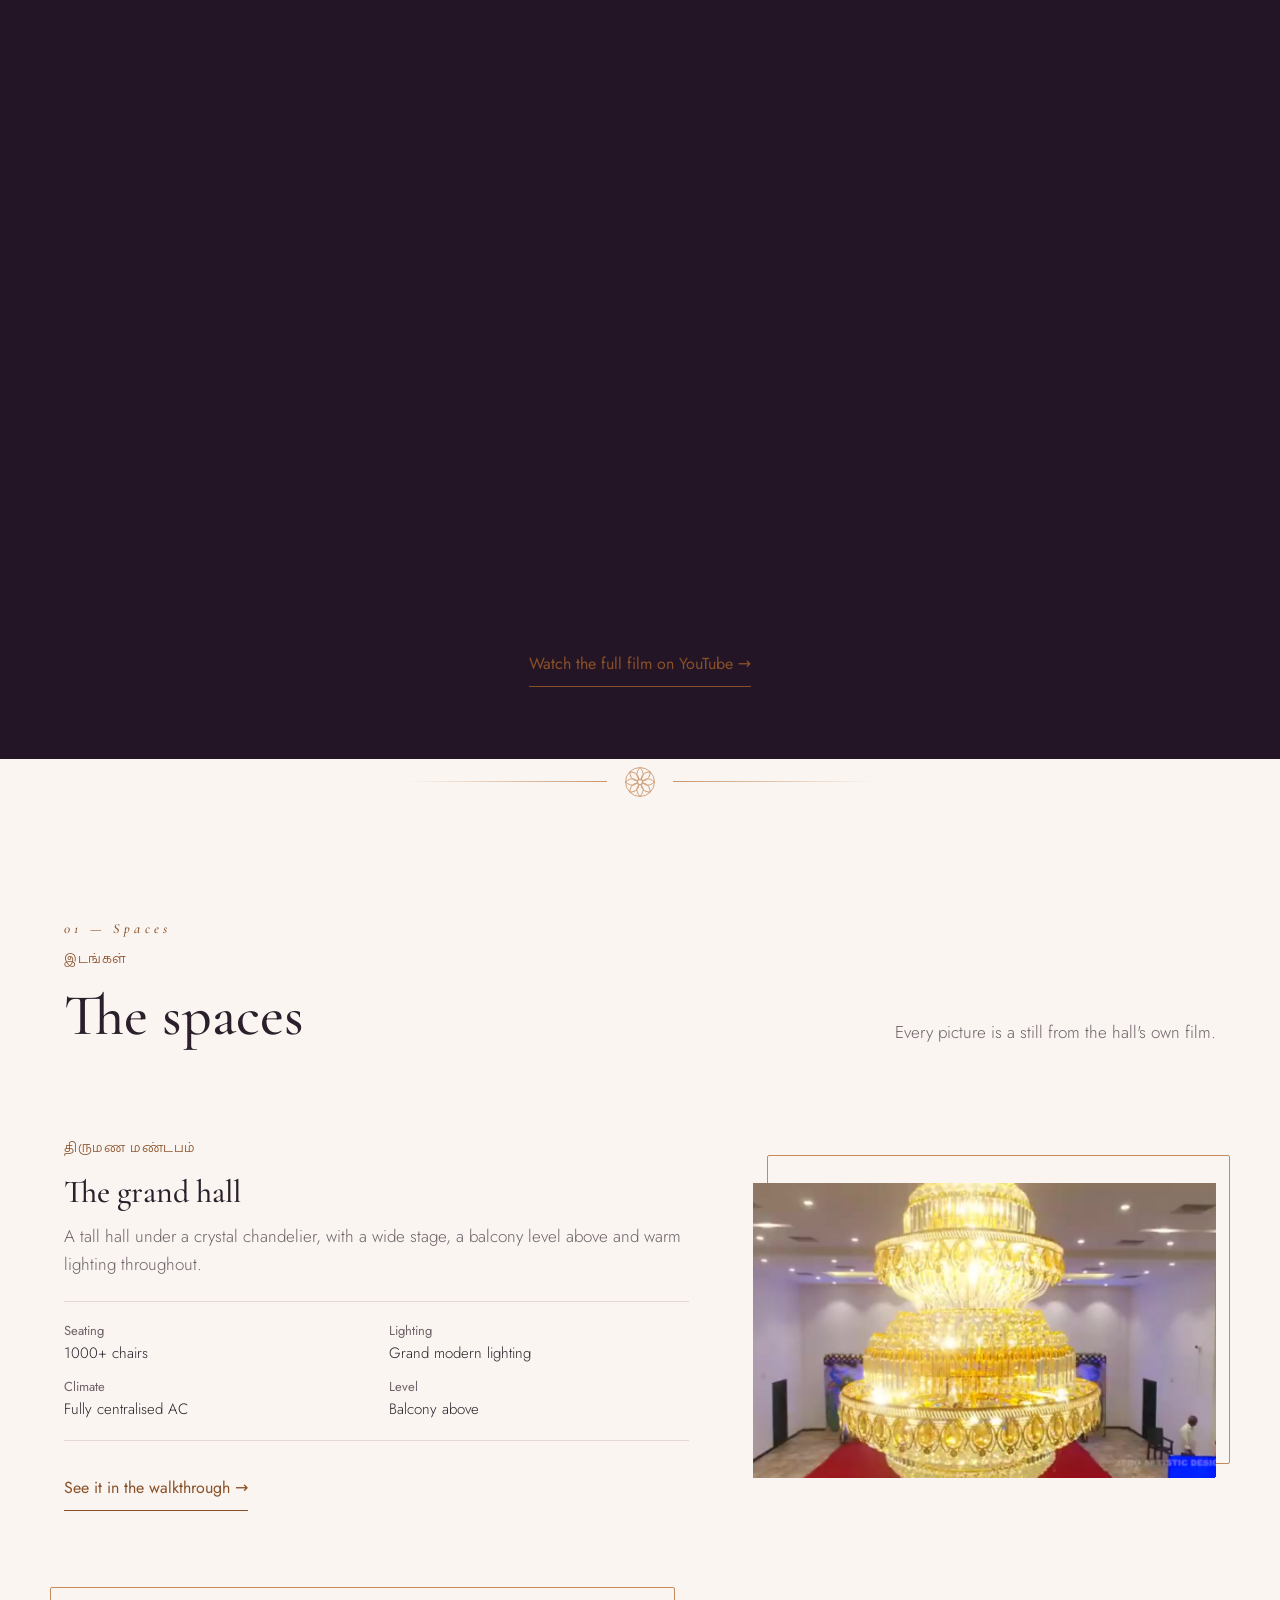
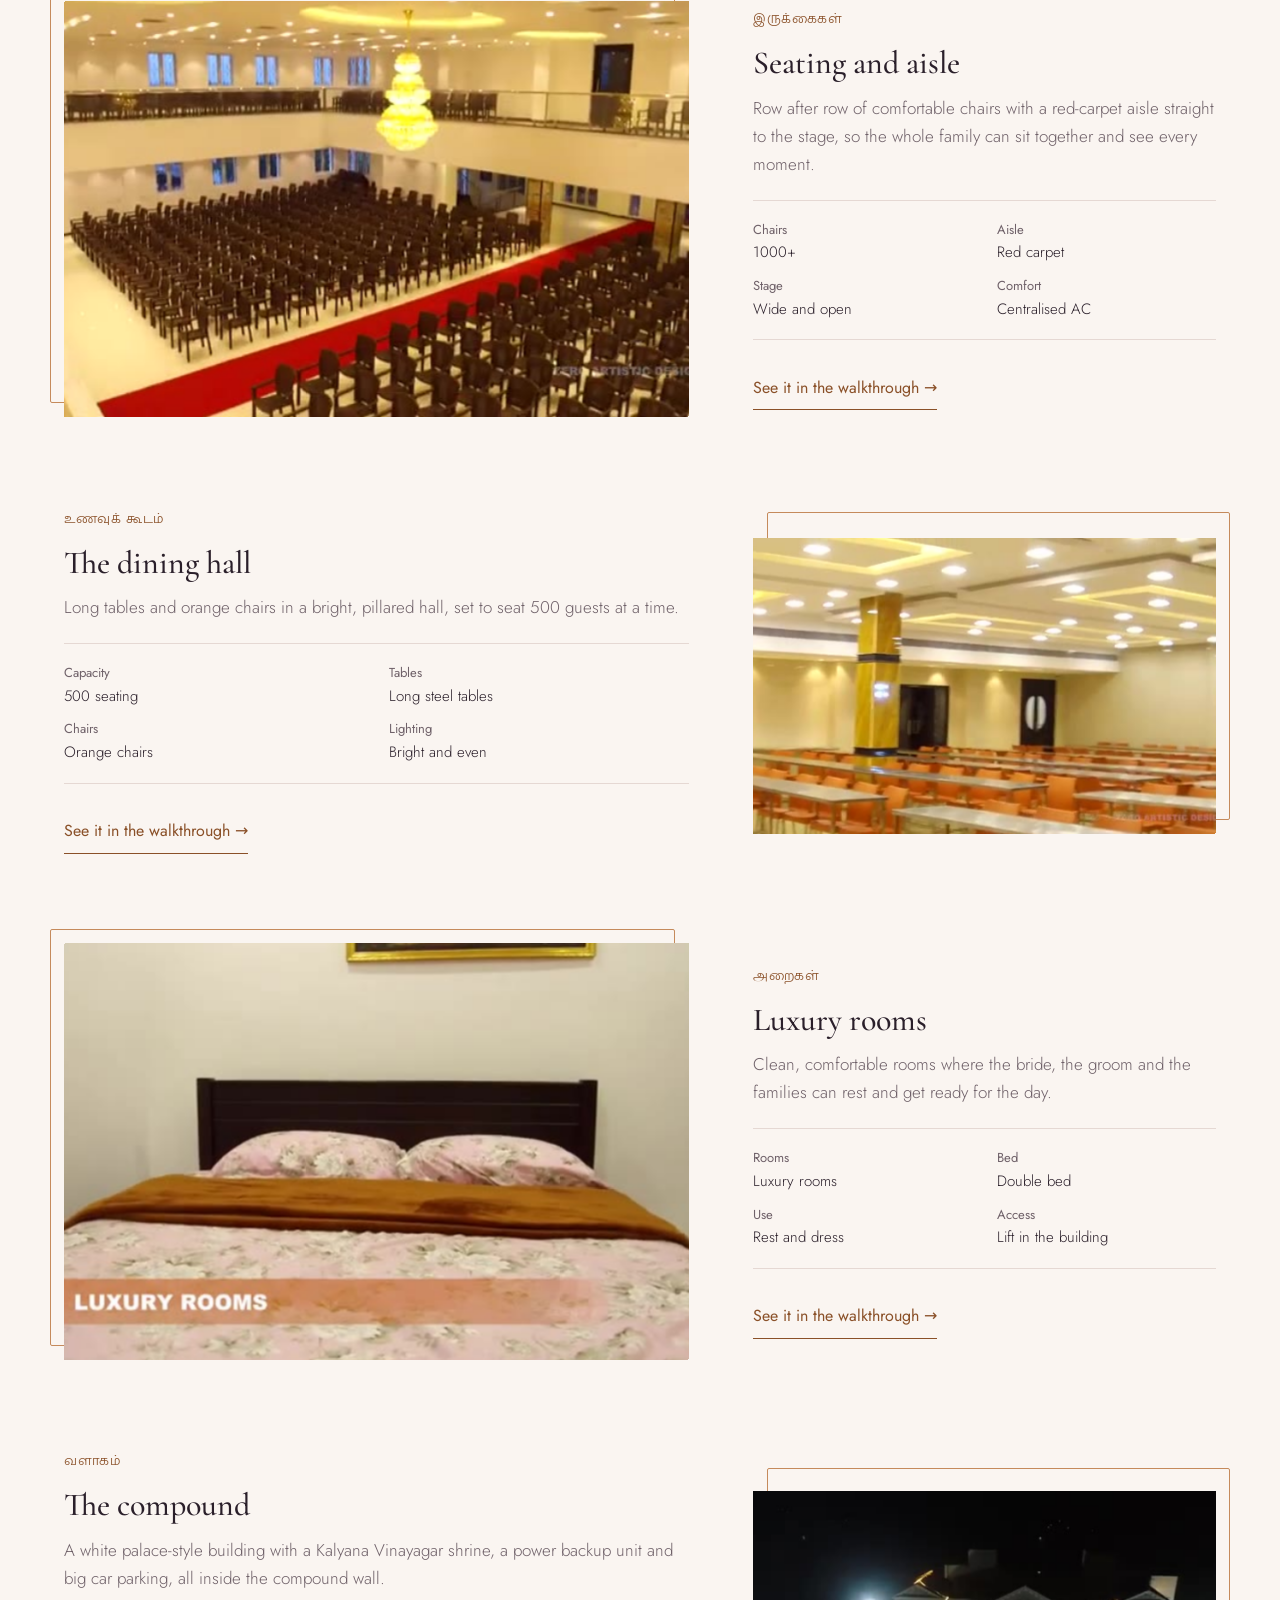
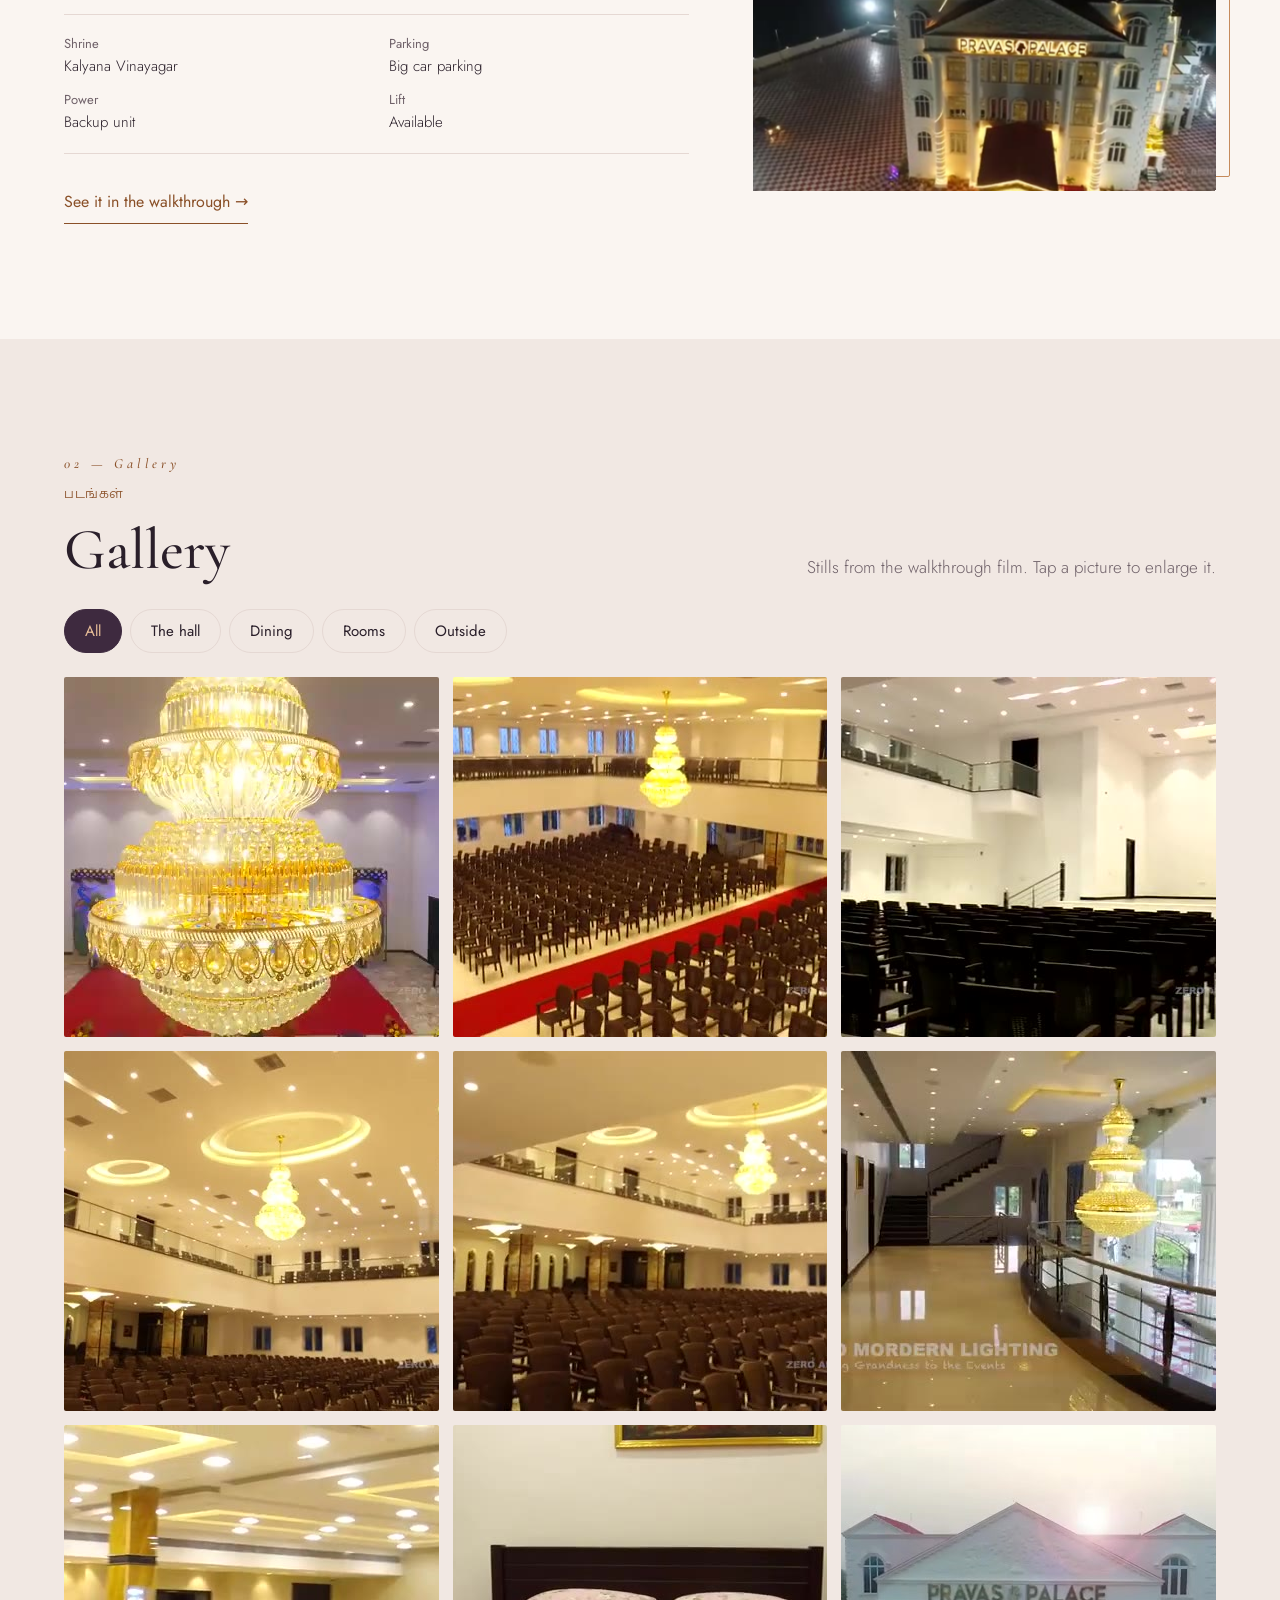
<file: pravas-palace/index.html>
<!DOCTYPE html>
<html lang="en">
<head>
<meta charset="utf-8">
<meta name="viewport" content="width=device-width, initial-scale=1">
<title>Pravas Palace, Tindivanam | Wedding Hall and Convention Centre (Demo)</title>
<meta name="description" content="Pravas Palace, a fully air-conditioned wedding hall and convention centre in Omandhur, Tindivanam, with 1000+ chairs, a 500-seat dining hall, luxury rooms and parking. Take the scroll walkthrough and enquire on WhatsApp.">
<meta name="robots" content="noindex">
<meta property="og:title" content="Pravas Palace, Tindivanam (Demo)">
<meta property="og:description" content="Walk through Pravas Palace in a scroll-driven film.">
<link rel="icon" href="data:image/svg+xml,%3Csvg xmlns='http://www.w3.org/2000/svg' viewBox='0 0 32 32'%3E%3Crect width='32' height='32' rx='6' fill='%232a0a12'/%3E%3Ctext x='16' y='23' text-anchor='middle' font-family='Georgia,serif' font-size='20' fill='%23c9a25b'%3EP%3C/text%3E%3C/svg%3E">
<link rel="preconnect" href="https://fonts.googleapis.com">
<link rel="preconnect" href="https://fonts.gstatic.com" crossorigin>
<link href="https://fonts.googleapis.com/css2?family=Cormorant+Garamond:ital,wght@0,500;0,600;1,500&family=Jost:wght@300;400;500&family=Mukta+Malar:wght@400;600&display=swap" rel="stylesheet">
<style>
/* VOICE: grand, calm and gracious — a luxury venue that lets you in before you visit
   IDEA: the page is the hall itself: real footage of the hall plays as you scroll
   PICTURE: real stills and clips from the hall's own walkthrough film
   COLOUR and TYPE: deep wine ground, ivory paper, champagne gold accent, rose for detail; Cormorant Garamond display, Jost text, Mukta Malar for Tamil
   LAYOUT: cinematic hero, editorial statement, alternating space spreads, dark services band, booking desk, closing wordmark */
:root{color-scheme:light dark;--ivory:#f7f1e7;--serif:"Cormorant Garamond","Mukta Malar",Georgia,serif;--sans:Jost,"Mukta Malar",system-ui,sans-serif}
:root[data-theme=light]{color-scheme:light}:root[data-theme=dark]{color-scheme:dark}
/* PALETTE: Plum and Copper */
/* plum */:root{--wine:#3E2A3F;--wine2:#523853;--abyss:#231525;--gold:#C58A5B;--gold2:#E8BE98;--gold-ink:#8A5028;--rose:#B04A63;--on-gold:#231008;--paper:light-dark(#FAF5F1,#181019);--paper2:light-dark(#F1E8E3,#20141f);--card:light-dark(#FFFDFB,#271a27);--ink:light-dark(#2A1F2A,#F3EAF0);--soft:light-dark(#6F6169,#C2B3BD);--line:light-dark(#E5D8D3,#40303f)}
*{box-sizing:border-box;min-width:0}
html{scroll-padding-top:80px}
body{margin:0;background:var(--paper);color:var(--ink);font:300 17px/1.65 var(--sans);overflow-x:clip;-webkit-font-smoothing:antialiased}
h1,h2,h3{font-family:var(--serif);font-weight:500;line-height:1.05;text-wrap:balance;margin:0}
h2{font-size:clamp(36px,5vw,58px)}h3{font-size:clamp(26px,2.6vw,32px)}
p{margin:0 0 1em}a{color:inherit}
.band{padding:clamp(64px,9vw,128px) max(5vw,18px)}
.wrap{max-width:1240px;margin:0 auto}
.ta{font-family:"Mukta Malar",sans-serif;font-size:15px;color:var(--gold-ink);display:block;margin-bottom:14px}
.muted{color:var(--soft)}
.dark .ta,.dark .link,.hero .ta{color:var(--gold)}
.dark{background:var(--wine);color:var(--ivory)}.dark .muted{color:#d6c2b8}
.btn{display:inline-flex;align-items:center;justify-content:center;gap:10px;min-height:50px;padding:12px 28px;border-radius:2px;border:0;font:400 16px var(--sans);cursor:pointer;text-decoration:none;transition:background .25s,color .25s,box-shadow .25s}
.btn.gold{background:var(--gold);color:var(--on-gold)}.btn.gold:hover{background:var(--gold2)}
.btn.line{background:transparent;color:inherit;box-shadow:inset 0 0 0 1px currentColor}.btn.line:hover{box-shadow:inset 0 0 0 1px var(--gold);color:var(--gold2)}
.link{display:inline-flex;gap:8px;align-items:center;color:var(--gold-ink);text-decoration:none;font-weight:400;border-bottom:1px solid currentColor;padding:4px 0;background:none;border-top:0;border-left:0;border-right:0;font-family:var(--sans);font-size:16px;cursor:pointer;min-height:44px}
:focus-visible{outline:2px solid var(--gold);outline-offset:3px}
/* nav */
nav{position:fixed;inset:0 0 auto;z-index:30;display:flex;align-items:center;gap:24px;padding:16px max(4vw,18px);color:var(--ivory);transition:background .4s,padding .4s}
nav.solid{background:color-mix(in srgb,var(--wine) 93%,transparent);backdrop-filter:blur(10px);padding-block:10px}
.logo{display:flex;align-items:center;gap:12px;text-decoration:none;margin-right:auto}
.logo span{font-family:var(--serif);font-size:24px;line-height:1}
.logo svg{width:34px;height:40px}
.navl{display:flex;gap:6px;overflow-x:auto}
.navl a{flex:none;text-decoration:none;padding:10px 12px;font-size:15px;opacity:.88}.navl a:hover{opacity:1;color:var(--gold2)}
.menu{display:none;width:46px;height:46px;border:0;background:transparent;cursor:pointer;padding:0;position:relative}
.menu span,.menu span::before,.menu span::after{position:absolute;left:12px;width:22px;height:2px;background:var(--ivory);content:"";transition:transform .25s,opacity .25s}
.menu span{top:22px}.menu span::before{top:-7px;left:0}.menu span::after{top:7px;left:0}
.menu[aria-expanded=true] span{background:transparent}.menu[aria-expanded=true] span::before{transform:translateY(7px) rotate(45deg)}.menu[aria-expanded=true] span::after{transform:translateY(-7px) rotate(-45deg)}
@media(max-width:860px){.menu{display:block}nav .btn{padding-inline:18px}.navl{display:none;position:fixed;top:0;left:0;right:0;padding:76px max(4vw,18px) 22px;flex-direction:column;gap:0;background:var(--abyss);z-index:-1;overflow:visible}.navl.open{display:flex}.navl a{padding:16px 6px;font-size:18px;opacity:1;border-bottom:1px solid #ffffff1f}nav{z-index:60;gap:10px}.logo span{white-space:nowrap;font-size:21px}nav .btn{white-space:nowrap;min-height:44px;padding:8px 14px;font-size:15px}.navl{padding-top:88px}}
@media(max-width:560px){nav .btn .long{display:none}}
/* hero */
.hero{position:relative;height:100svh;min-height:600px;background:var(--abyss);color:var(--ivory);overflow:hidden}
.scrim{position:absolute;inset:0;pointer-events:none;background:linear-gradient(180deg,color-mix(in srgb,var(--abyss) 69%,transparent) 0,color-mix(in srgb,var(--abyss) 0%,transparent) 20%,color-mix(in srgb,var(--abyss) 0%,transparent) 38%,color-mix(in srgb,var(--abyss) 85%,transparent) 72%,color-mix(in srgb,var(--abyss) 97%,transparent) 100%),linear-gradient(90deg,color-mix(in srgb,var(--abyss) 60%,transparent) 0,color-mix(in srgb,var(--abyss) 0%,transparent) 60%);transition:opacity .6s}
.hcopy{position:absolute;left:max(5vw,18px);right:max(5vw,18px);bottom:clamp(36px,7vh,80px);display:flex;align-items:end;justify-content:space-between;gap:28px;flex-wrap:wrap;transition:opacity .5s,transform .5s}
.hcopy h1{font-size:clamp(60px,10vw,132px);letter-spacing:-.01em;margin:0 0 .12em}
.hcopy h1 em{color:var(--gold2)}
.hcopy p{font-size:clamp(17px,1.6vw,20px);max-width:32em;color:#eadcd2}
.hacts{display:flex;gap:12px;flex-wrap:wrap;margin-top:26px}
.glass{background:#ffffff12;backdrop-filter:blur(14px);border:1px solid #ffffff26;border-radius:4px;padding:18px 22px;display:flex;gap:28px}
.glass b{display:block;font:500 34px/1 var(--serif);color:var(--gold2)}.glass small{font-size:13px;color:#e2d2c8}
@media(max-width:700px){.glass{display:none}}
/* intro */
.intro{display:grid;grid-template-columns:minmax(0,1.25fr) minmax(0,1fr);gap:clamp(32px,6vw,96px);align-items:end}
.intro .big{font:500 clamp(30px,3.6vw,46px)/1.15 var(--serif);text-wrap:pretty;margin:0}
.intro .big em{color:var(--rose)}.logo svg{color:var(--gold)}
:root[data-theme=dark] .intro .big em{color:var(--gold2)}
.stats{display:grid;grid-template-columns:repeat(3,minmax(0,1fr));gap:18px;margin-top:30px}
.stats div{border-top:1px solid var(--gold);padding-top:14px}
.stats b{display:block;font:500 clamp(34px,4vw,46px)/1 var(--serif);color:var(--ink)}
.stats span{font-size:14px;color:var(--soft)}
@media(max-width:820px){.intro{grid-template-columns:minmax(0,1fr)}}
.note{font-size:13px;color:var(--soft);margin-top:18px}
/* spaces */
.spread{display:grid;grid-template-columns:minmax(0,1.35fr) minmax(0,1fr);gap:clamp(28px,5vw,80px);align-items:center;margin-top:clamp(48px,7vw,96px)}
.spread:nth-child(even) .shot{order:2}
.shot{position:relative;margin:0}
.shot img{display:block;width:100%;height:auto;aspect-ratio:3/2;object-fit:cover;border-radius:2px;background:var(--wine2)}
.shot::after{content:"";position:absolute;inset:-14px 14px 14px -14px;border:1px solid var(--gold);z-index:-1;border-radius:2px}
.spread:nth-child(even) .shot::after{inset:-14px -14px 14px 14px}
.spread p{color:var(--soft)}
.dl{display:grid;grid-template-columns:repeat(2,minmax(0,1fr));gap:10px 24px;margin:22px 0 26px;padding:18px 0;border-block:1px solid var(--line);font-size:15px}
.dl b{display:block;font-weight:400;color:var(--soft);font-size:13px}
@media(max-width:820px){.spread{grid-template-columns:minmax(0,1fr)}.spread:nth-child(even) .shot{order:0}}
/* services */
.svc{display:grid;grid-template-columns:repeat(3,minmax(0,1fr));gap:0 clamp(24px,4vw,56px);margin-top:48px}
.svc div{border-top:1px solid color-mix(in srgb,var(--gold) 40%,transparent);padding:26px 0 30px}
.svc h3{font-size:26px;margin-bottom:8px;color:var(--gold2)}
.svc p{color:#d6c2b8;margin:0;font-size:16px}
@media(max-width:900px){.svc{grid-template-columns:repeat(2,minmax(0,1fr))}}
@media(max-width:560px){.svc{grid-template-columns:minmax(0,1fr)}}
.head2{display:flex;justify-content:space-between;align-items:end;gap:24px;flex-wrap:wrap}
.head2 p{max-width:30em;margin:0}
/* booking */
.steps{display:grid;grid-template-columns:repeat(3,minmax(0,1fr));gap:24px;margin:40px 0 48px}
.steps div{display:flex;gap:16px;align-items:start}
.steps i{flex:none;width:44px;height:44px;border-radius:50%;border:1px solid var(--gold);display:grid;place-items:center;font:italic 500 22px var(--serif);color:var(--gold)}
.steps b{font-weight:500;display:block}.steps span{font-size:15px;color:var(--soft)}
@media(max-width:760px){.steps{grid-template-columns:minmax(0,1fr)}}
.desk{display:grid;grid-template-columns:minmax(0,1fr) minmax(0,1.15fr);gap:20px}
@media(max-width:900px){.desk{grid-template-columns:minmax(0,1fr)}}
.panel{background:var(--card);border:1px solid var(--line);padding:clamp(20px,3vw,34px);border-radius:2px}
.mhead{display:flex;align-items:center;justify-content:space-between;margin-bottom:16px}
.mhead h3{font-size:28px}
.mhead button{width:44px;height:44px;border-radius:50%;border:1px solid var(--line);background:transparent;color:var(--ink);font-size:20px;cursor:pointer}
.mhead button:disabled{opacity:.3;cursor:default}
.days{display:grid;grid-template-columns:repeat(7,minmax(0,1fr));gap:4px;text-align:center}
.days span{font-size:12px;color:var(--soft);padding-bottom:6px}
.days button{aspect-ratio:1;min-height:40px;border:0;border-radius:50%;background:transparent;color:var(--ink);font:400 16px var(--sans);cursor:pointer}
.days button:hover:not(:disabled){background:var(--paper2)}
.days button.booked{color:var(--soft);text-decoration:line-through;opacity:.55;cursor:not-allowed}
.days button.sel{background:var(--wine);color:var(--gold2)}
.days button:disabled:not(.booked){opacity:.25;cursor:default}
.key{display:flex;gap:18px;flex-wrap:wrap;font-size:13px;color:var(--soft);margin-top:14px}
.key i{display:inline-block;width:10px;height:10px;border-radius:50%;margin-right:6px}
form{display:grid;gap:16px}
.row2{display:grid;grid-template-columns:repeat(auto-fit,minmax(180px,1fr));gap:16px}
label{display:grid;gap:6px;font-size:14px;color:var(--soft)}
input,select,textarea{font:400 16px var(--sans);padding:12px 0;min-height:48px;border:0;border-bottom:1px solid var(--line);background:transparent;color:var(--ink);border-radius:0}
input:focus,select:focus,textarea:focus{outline:0;border-bottom-color:var(--gold)}
select option{color:#222}
.out{display:none;gap:12px;background:var(--paper2);padding:18px;border-left:2px solid var(--gold)}
.out.show{display:grid}.out p{white-space:pre-wrap;font-size:15px;margin:0}
.oacts{display:flex;gap:12px;flex-wrap:wrap}
/* visit + footer */
.visit{display:grid;grid-template-columns:minmax(0,1fr) minmax(0,1fr);gap:clamp(32px,6vw,96px);align-items:end}
@media(max-width:820px){.visit{grid-template-columns:minmax(0,1fr)}}
.visit h2{font-size:clamp(48px,7vw,92px)}
.contact{display:grid;gap:0}
.contact div{display:flex;justify-content:space-between;gap:18px;padding:16px 0;border-bottom:1px solid color-mix(in srgb,var(--gold) 33%,transparent);flex-wrap:wrap}
.contact span{color:#d6c2b8}.contact a{display:inline-block;padding:12px 0;min-height:44px}
footer{background:var(--abyss);color:#bfa9a0;padding:clamp(40px,6vw,72px) max(5vw,18px) 28px}
footer .word{font:500 clamp(54px,13vw,190px)/.9 var(--serif);color:var(--gold);opacity:.9;margin-bottom:28px;letter-spacing:-.01em}
footer .row{display:flex;justify-content:space-between;flex-wrap:wrap;gap:12px;font-size:14px;border-top:1px solid #ffffff1a;padding-top:20px}
.reveal{opacity:0;transform:translateY(28px);transition:opacity .9s ease,transform .9s ease}
.reveal.in{opacity:1;transform:none}
@media(prefers-reduced-motion:reduce){.reveal{opacity:1;transform:none;transition:none}}

/* ticker */
.tick{background:var(--abyss);color:var(--gold2);display:flex;gap:10px 34px;justify-content:center;flex-wrap:wrap;padding:16px max(5vw,18px);font-size:14px;letter-spacing:.14em;text-transform:uppercase}
.tick span::before{content:"\25C6";margin-right:12px;color:var(--gold);font-size:9px;vertical-align:2px}
/* gallery */
.tabs{display:flex;gap:8px;flex-wrap:wrap;margin:28px 0 24px}
.tabs button{min-height:44px;padding:8px 20px;border-radius:40px;border:1px solid var(--line);background:transparent;color:var(--ink);font:400 15px var(--sans);cursor:pointer}
.tabs button[aria-pressed=true]{background:var(--wine);color:var(--gold2);border-color:var(--wine)}
.gal{display:grid;grid-template-columns:repeat(3,minmax(0,1fr));gap:14px}
.gi[hidden]{display:none}
.gi button{position:relative;display:block;width:100%;padding:0;border:0;background:var(--wine2);cursor:zoom-in;overflow:hidden;border-radius:2px}
.gi img{display:block;width:100%;aspect-ratio:3/2;object-fit:cover;transition:transform .6s}
.gi button:hover img{transform:scale(1.05)}
.gi figcaption{position:absolute;inset:auto 0 0;padding:34px 16px 14px;text-align:left;color:var(--ivory);font:500 22px var(--serif);background:linear-gradient(transparent,color-mix(in srgb,var(--abyss) 85%,transparent))}
.gi{margin:0}
@media(max-width:900px){.gal{grid-template-columns:repeat(2,minmax(0,1fr))}}
@media(max-width:560px){.gal{grid-template-columns:minmax(0,1fr)}}
dialog#lb{border:0;padding:0;background:transparent;max-width:min(1100px,94vw);width:100%}
dialog#lb::backdrop{background:color-mix(in srgb,var(--abyss) 92%,transparent)}
dialog#lb img{width:100%;height:auto;display:block;border-radius:2px}
dialog#lb button{position:absolute;top:10px;right:10px;width:46px;height:46px;border-radius:50%;border:0;background:var(--gold);color:var(--on-gold);font-size:22px;cursor:pointer}
/* icons in services */
.svc svg{width:34px;height:34px;stroke:var(--gold);fill:none;stroke-width:1.4;stroke-linecap:round;stroke-linejoin:round;margin-bottom:14px}
/* events + capacity */
.events{display:grid;grid-template-columns:repeat(4,minmax(0,1fr));gap:18px;margin-top:44px}
.ev{background:var(--card);border:1px solid var(--line);border-top:3px solid var(--gold);padding:26px 24px;border-radius:2px}
.ev h3{font-size:26px;margin-bottom:8px}.ev p{margin:0;color:var(--soft);font-size:16px}
@media(max-width:980px){.events{grid-template-columns:repeat(2,minmax(0,1fr))}}
@media(max-width:560px){.events{grid-template-columns:minmax(0,1fr)}}
.cap{width:100%;border-collapse:collapse;margin-top:56px;font-size:16px}
.cap caption{text-align:left;font:500 clamp(28px,3vw,36px) var(--serif);padding-bottom:14px}
.cap th,.cap td{text-align:left;padding:14px 12px;border-bottom:1px solid var(--line)}
.cap th{font-weight:400;font-size:13px;letter-spacing:.1em;text-transform:uppercase;color:var(--soft)}
.cap td:first-child{font-weight:500}
/* testimonials */
/* faq */
.faq{max-width:860px;margin:44px auto 0}
.faq details{border-bottom:1px solid var(--line)}
.faq summary{list-style:none;cursor:pointer;padding:22px 40px 22px 0;font:500 clamp(22px,2.4vw,27px)/1.2 var(--serif);position:relative;min-height:44px}
.faq summary::-webkit-details-marker{display:none}
.faq summary::after{content:"+";position:absolute;right:6px;top:50%;transform:translateY(-50%);font:300 30px var(--sans);color:var(--gold-ink);transition:transform .25s}
.faq details[open] summary::after{transform:translateY(-50%) rotate(45deg)}
.faq details p{color:var(--soft);margin:0 0 22px;max-width:40em}
/* floating whatsapp */
.fab{position:fixed;right:max(18px,2vw);bottom:18px;z-index:40;display:inline-flex;align-items:center;gap:10px;min-height:54px;padding:0 22px 0 18px;border-radius:40px;background:#25D366;color:#073b1b;font:500 16px var(--sans);text-decoration:none;box-shadow:0 10px 30px -8px #000a}
.fab svg{width:26px;height:26px;fill:currentColor}
.fab{transition:opacity .3s,transform .3s}.fab.off{opacity:0;pointer-events:none;transform:translateY(12px)}
.fab:hover{background:#3be07b}
@media(max-width:560px){.fab{padding:0 16px}.fab b{display:none}}

/* hero video */
.hero video{position:absolute;inset:0;width:100%;height:100%;object-fit:cover}
.hero .scrim{background:linear-gradient(180deg,color-mix(in srgb,var(--abyss) 70%,transparent) 0,transparent 22%,transparent 40%,color-mix(in srgb,var(--abyss) 85%,transparent) 76%,var(--abyss) 100%),linear-gradient(90deg,color-mix(in srgb,var(--abyss) 60%,transparent) 0,transparent 65%)}
/* scroll film */
.film{position:relative;height:1150vh;background:var(--abyss);color:var(--ivory)}
.film .pin{position:sticky;top:0;height:100svh;overflow:hidden}
.film video{position:absolute;inset:0;width:100%;height:100%;object-fit:cover;background:var(--abyss)}
.film .shade{position:absolute;inset:0;pointer-events:none;background:linear-gradient(180deg,color-mix(in srgb,var(--abyss) 82%,transparent),color-mix(in srgb,var(--abyss) 45%,transparent) 38%,transparent 62%,color-mix(in srgb,var(--abyss) 40%,transparent))}
.film .cap{position:absolute;left:max(5vw,18px);right:max(5vw,18px);top:clamp(140px,21vh,210px);transition:opacity .35s,transform .35s}
.film .cap.swap{opacity:0;transform:translateY(10px)}
.film .cap small{display:block;font-size:14px;letter-spacing:.18em;text-transform:uppercase;color:var(--gold2);margin-bottom:10px}
.film .cap h3{font-size:clamp(40px,7vw,92px);line-height:1}
.film .cap p{margin:10px 0 0;font-size:clamp(17px,1.8vw,22px);color:#eadcd2}
.film .top{position:absolute;top:92px;left:max(5vw,18px);right:max(5vw,18px);display:flex;justify-content:space-between;align-items:center;gap:16px;font-size:14px;color:#eadcd2}
.film .bar{position:absolute;left:0;bottom:0;height:3px;width:100%;background:#ffffff26}
.film .bar i{display:block;height:100%;width:0;background:var(--gold)}
.film .hintx{position:absolute;left:max(5vw,18px);top:calc(clamp(140px,21vh,210px) + clamp(130px,18vw,200px));font-size:14px;color:var(--gold2);transition:opacity .4s}
.film.static{height:auto;padding:clamp(64px,9vw,128px) max(5vw,18px)}
.film.static .pin{position:relative;height:auto;aspect-ratio:16/9;max-width:1100px;margin:0 auto}
.film.static .shade,.film.static .cap,.film.static .top,.film.static .bar,.film.static .hintx{display:none}
.after{background:var(--abyss);padding:0 max(5vw,18px) clamp(40px,6vw,72px);text-align:center}
</style>
<link rel="stylesheet" href="css/premium.css">
</head>
<body>

<nav id="nav">
  <a class="logo" href="#top" aria-label="Pravas Palace home">
    <svg viewBox="0 0 34 40" aria-hidden="true"><path d="M2 39V17A15 15 0 0 1 32 17V39" fill="none" stroke="currentColor" stroke-width="1.5"/><path d="M7 39V19A10 10 0 0 1 27 19V39" fill="none" stroke="currentColor" stroke-width="1"/><circle cx="17" cy="6" r="2" fill="currentColor"/><text x="17" y="33" text-anchor="middle" font-family="Cormorant Garamond,serif" font-size="14" style="fill:var(--gold2)">P</text></svg>
    <span>Pravas Palace</span>
  </a>
  <div class="navl" id="navl"><a href="#film">Walkthrough</a><a href="#spaces">Spaces</a><a href="#gallery">Gallery</a><a href="#faq">FAQ</a><a href="#book">Contact</a></div>
  <a class="btn gold wa" href="#" target="_blank" rel="noopener"><span class="long">Book on </span>WhatsApp</a>
  <button class="menu" id="menu" type="button" aria-label="Menu" aria-expanded="false" aria-controls="navl"><span></span></button>
</nav>

<header class="hero" id="top">
  <video autoplay muted playsinline preload="auto" poster="media/img/hero-poster.jpg" aria-label="Pravas Palace building and hall"></video>
  <div class="scrim"></div>
  <div class="hcopy">
    <div>
      <span class="ta">பிரவாஸ் பேலஸ் · திண்டிவனம்</span>
      <h1>Pravas <em>Palace</em></h1>
      <p>A grand, fully air-conditioned hall on the Tindivanam to Pondicherry highway, with 1000+ chairs, a 500-seat dining hall, luxury rooms and parking inside the compound.</p>
      <div class="hacts"><a class="btn gold" href="#film">Watch the walkthrough</a><a class="btn line wa" href="#" target="_blank" rel="noopener">Check dates on WhatsApp</a></div>
    </div>
    <div class="glass"><div><b>1000+</b><small>chairs</small></div><div><b>500</b><small>dining at once</small></div><div><b>Full AC</b><small>centralised</small></div></div>
  </div>
</header>

<div class="tick"><span>Fully centralised AC</span><span>1000+ chairs</span><span>Dining hall</span><span>Lift</span><span>Luxury rooms</span><span>Power backup</span><span>Big car parking</span></div>

<section class="band">
  <div class="wrap intro reveal">
    <div>
      <span class="ta">வரவேற்கிறோம்</span>
      <p class="big">Weddings, receptions, conferences and concerts, under one roof. Scroll down to <em>walk through</em> the hall, the dining hall and the rooms, just as they are.</p>
    </div>
    <div>
      <p class="muted">Pravas Palace is a palace-style convention hall in Omandhur, Tindivanam, built for weddings and family functions as well as corporate meetings and events. It has a grand chandelier hall, a dining hall, luxury rooms, a lift, a Kalyana Vinayagar shrine, power backup and big car parking inside the compound.</p>
      <div class="stats"><div><b>1000+</b><span>chairs in the hall</span></div><div><b>500</b><span>dining capacity</span></div><div><b>Lift</b><span>in the building</span></div></div>
    </div>
  </div>
</section>

<section class="film" id="film" aria-label="Scroll walkthrough of Pravas Palace">
  <div class="pin">
    <video id="fv" muted playsinline preload="none" poster="media/img/exterior-day.jpg" tabindex="-1"></video>
    <div class="shade"></div>
    <div class="top"><span>The walkthrough</span><span id="fcount">01 / 12</span></div>
    <div class="cap" id="fcap"><small id="fkick">Arrival</small><h3 id="ftitle"></h3><p id="fsub"></p></div>
    <span class="hintx" id="fhint">Scroll to walk through</span>
    <div class="bar"><i id="fbar"></i></div>
  </div>
</section>
<div class="after"><a class="link" href="https://www.youtube.com/watch?v=LTaBoJVCuFU" target="_blank" rel="noopener">Watch the full film on YouTube →</a></div>

<section class="band" id="spaces">
  <div class="wrap" id="spreads">
    <div class="head2 reveal"><div><span class="ta">இடங்கள்</span><h2>The spaces</h2></div><p class="muted">Every picture is a still from the hall's own film.</p></div>
  </div>
</section>

<section class="band" id="gallery" style="background:var(--paper2)">
  <div class="wrap">
    <div class="head2 reveal"><div><span class="ta">படங்கள்</span><h2>Gallery</h2></div><p class="muted">Stills from the walkthrough film. Tap a picture to enlarge it.</p></div>
    <div class="tabs reveal" id="tabs"><button type="button" data-cat="all" aria-pressed="true">All</button><button type="button" data-cat="hall" aria-pressed="false">The hall</button><button type="button" data-cat="dining" aria-pressed="false">Dining</button><button type="button" data-cat="rooms" aria-pressed="false">Rooms</button><button type="button" data-cat="outside" aria-pressed="false">Outside</button></div>
    <div class="gal reveal" id="gal"></div>
  </div>
</section>
<dialog id="lb"><img alt=""><button type="button" aria-label="Close picture">&times;</button></dialog>

<section class="band dark" id="services">
  <div class="wrap">
    <div class="head2 reveal"><div><span class="ta">சேவைகள்</span><h2>Everything for the day</h2></div><p class="muted">What the hall offers, as shown in the film.</p></div>
    <div class="svc reveal" id="svc"></div>
  </div>
</section>

<section class="band" id="events" style="background:var(--paper2)">
  <div class="wrap">
    <div class="head2 reveal"><div><span class="ta">நிகழ்வுகள்</span><h2>Every kind of event</h2></div><p class="muted">Parties, conferences, weddings, concerts, corporate meetings and all events.</p></div>
    <div class="events reveal">
      <div class="ev"><h3>Weddings</h3><p>A grand hall under a crystal chandelier, with seating for 1000+ and rooms for both families.</p></div>
      <div class="ev"><h3>Receptions and parties</h3><p>A wide stage, warm lighting and a red-carpet aisle for an evening to remember.</p></div>
      <div class="ev"><h3>Conferences and meetings</h3><p>A fully air-conditioned hall with a lift, parking and power backup for corporate days.</p></div>
      <div class="ev"><h3>Concerts and more</h3><p>A large stage, a balcony level and seating for 1000+ guests.</p></div>
    </div>
    <table class="cap reveal"><caption>At a glance</caption>
      <thead><tr><th>Space</th><th>What you get</th></tr></thead>
      <tbody>
        <tr><td>Main hall</td><td>1000+ chairs, fully centralised AC, grand modern lighting</td></tr>
        <tr><td>Dining hall</td><td>500 seating capacity</td></tr>
        <tr><td>Luxury rooms</td><td>Rooms to rest and get ready</td></tr>
        <tr><td>Building</td><td>Lift facilities</td></tr>
        <tr><td>Compound</td><td>Kalyana Vinayagar shrine, power backup unit, big car parking</td></tr>
      </tbody>
    </table>
  </div>
</section>

<section class="band" id="faq">
  <div class="wrap">
    <div class="reveal" style="text-align:center"><span class="ta">கேள்விகள்</span><h2>Questions families ask</h2><p class="muted" style="margin-top:10px">The hall team will confirm every detail when you message.</p></div>
    <div class="faq reveal">
      <details><summary>How early should we book?</summary><p>For wedding dates, as early as you can, especially around auspicious days. Message us on WhatsApp and we will tell you if your date is free.</p></details>
      <details><summary>Is the hall air-conditioned?</summary><p>Yes. The main hall is fully centralised AC, and the hall has a power backup unit.</p></details>
      <details><summary>How many guests can sit?</summary><p>The main hall has 1000+ chairs, and the dining hall seats 500.</p></details>
      <details><summary>Is there a lift and parking?</summary><p>Yes. The building has a lift, and there is big car parking inside the compound wall.</p></details>
      <details><summary>Are there rooms for the families?</summary><p>Yes, the hall has luxury rooms where the families can rest and get ready.</p></details>
      <details><summary>Can we visit before booking?</summary><p>Of course. Watch the walkthrough here first, then come and see the hall with your family.</p></details>
    </div>
  </div>
</section>

<section class="band" id="book" style="background:var(--paper2)">
  <div class="wrap">
    <div class="reveal"><span class="ta">முன்பதிவு</span><h2>Plan your date</h2></div>
    <div class="steps reveal">
      <div><i>i</i><p><b>Watch the walkthrough</b><span>See the hall, dining hall and rooms from home.</span></p></div>
      <div><i>ii</i><p><b>Message us on WhatsApp</b><span>Tell us your date and the number of guests.</span></p></div>
      <div><i>iii</i><p><b>Visit and confirm</b><span>See the hall in person and hold your date.</span></p></div>
    </div>
    <div class="panel reveal" style="text-align:center;padding-block:clamp(36px,6vw,64px)">
      <h3>Check your date on WhatsApp</h3>
      <p class="muted" style="max-width:32em;margin:14px auto 26px">Send us a message and the hall team will tell you if your date is free, share the rates and arrange a visit.</p>
      <a class="btn gold wa" href="#" target="_blank" rel="noopener">Chat on WhatsApp</a>
    </div>
  </div>
</section>

<section class="band dark" id="visit">
  <div class="wrap visit reveal">
    <div>
      <span class="ta">எங்களை காண</span>
      <h2>Come and see it</h2>
      <p class="muted" style="margin-top:18px;max-width:28em">The film shows you the rooms. A visit shows you the light, the space and the welcome. We'd be glad to walk you through.</p>
      <div class="hacts"><a class="btn gold" href="https://www.google.com/maps/search/Pravas+Palace+Omandhur+Tindivanam" target="_blank" rel="noopener">Open in Google Maps</a><a class="btn line wa" href="#" target="_blank" rel="noopener">Message on WhatsApp</a></div>
    </div>
    <div class="contact">
      <div><span>Address</span>Omandhur, Tindivanam to Pondicherry highway</div>
      <div><span>Phone</span>To be added</div>
      <div><span>WhatsApp</span><a class="wa" href="#" target="_blank" rel="noopener">Chat with us</a></div>
      <div><span>Visiting hours</span>To be confirmed</div>
    </div>
  </div>
</section>

<footer>
  <div class="word">Pravas Palace</div>
  <div class="row"><span>Weddings · Receptions · Conferences · Concerts · Tindivanam</span><span>Walkthrough footage by Zero Artistic Designs. Demo website.</span></div>
</footer>

<a class="fab wa" href="#" target="_blank" rel="noopener" aria-label="Chat on WhatsApp"><svg viewBox="0 0 24 24" aria-hidden="true"><path d="M12 2a10 10 0 0 0-8.7 14.9L2 22l5.3-1.3A10 10 0 1 0 12 2z"/><path style="fill:#25D366" d="M9.2 6.8c-.5 0-1 .3-1.2 1-.3 1.2.2 2.7 1.5 4.2 1.4 1.6 3.2 2.5 4.5 2.8.9.2 1.8-.4 1.9-1.2l-1.8-1-.9.9c-1.1-.4-2.1-1.4-2.6-2.5l.9-.9z"/></svg><b>WhatsApp</b></a>

<script>
{
const $=id=>document.getElementById(id);
const IMG='media/img/';
const spaces=[
 {i:'hall',t:'The grand hall',ta:'திருமண மண்டபம்',d:'A tall hall under a crystal chandelier, with a wide stage, a balcony level above and warm lighting throughout.',f:[['Seating','1000+ chairs'],['Lighting','Grand modern lighting'],['Climate','Fully centralised AC'],['Level','Balcony above']]},
 {i:'seating',t:'Seating and aisle',ta:'இருக்கைகள்',d:'Row after row of comfortable chairs with a red-carpet aisle straight to the stage, so the whole family can sit together and see every moment.',f:[['Chairs','1000+'],['Aisle','Red carpet'],['Stage','Wide and open'],['Comfort','Centralised AC']]},
 {i:'dining',t:'The dining hall',ta:'உணவுக் கூடம்',d:'Long tables and orange chairs in a bright, pillared hall, set to seat 500 guests at a time.',f:[['Capacity','500 seating'],['Tables','Long steel tables'],['Chairs','Orange chairs'],['Lighting','Bright and even']]},
 {i:'rooms',t:'Luxury rooms',ta:'அறைகள்',d:'Clean, comfortable rooms where the bride, the groom and the families can rest and get ready for the day.',f:[['Rooms','Luxury rooms'],['Bed','Double bed'],['Use','Rest and dress'],['Access','Lift in the building']]},
 {i:'exterior-night',t:'The compound',ta:'வளாகம்',d:'A white palace-style building with a Kalyana Vinayagar shrine, a power backup unit and big car parking, all inside the compound wall.',f:[['Shrine','Kalyana Vinayagar'],['Parking','Big car parking'],['Power','Backup unit'],['Lift','Available']]}
];
const gals=[['hall','The grand hall','hall'],['seating','Seating and aisle','hall'],['stage','The stage','hall'],['balcony','Balcony and ceiling','hall'],['chairs','1000+ chairs','hall'],['corridor','Corridor and lift','hall'],['dining','The dining hall','dining'],['rooms','Luxury rooms','rooms'],['exterior-day','The building','outside'],['exterior-night','At night','outside'],['temple','Kalyana Vinayagar','outside'],['power','Power backup unit','outside']];
const ICON={ac:'<svg viewBox="0 0 32 32"><path d="M16 3v26M5 9l22 14M27 9 5 23M12 5l4 3 4-3M12 27l4-3 4 3"/></svg>',light:'<svg viewBox="0 0 32 32"><path d="M16 4a8 8 0 0 0-4 15v3h8v-3a8 8 0 0 0-4-15z"/><path d="M12 26h8M13 29h6"/></svg>',lift:'<svg viewBox="0 0 32 32"><rect x="6" y="3" width="20" height="26" rx="2"/><path d="M12 12l4-4 4 4M12 20l4 4 4-4"/></svg>',room:'<svg viewBox="0 0 32 32"><path d="M3 26V8M3 20h26v6M29 20v-5a4 4 0 0 0-4-4H13v9"/><circle cx="8" cy="15" r="2.5"/></svg>',power:'<svg viewBox="0 0 32 32"><path d="M18 3 8 18h7l-2 11 11-16h-7z"/></svg>',park:'<svg viewBox="0 0 32 32"><rect x="5" y="5" width="22" height="22" rx="3"/><path d="M12 22V10h5a3.5 3.5 0 0 1 0 7h-5"/></svg>'};
const services=[['ac','Fully centralised AC','A cool, comfortable main hall in every season.'],['light','Grand modern lighting','A crystal chandelier and warm ceiling lights across the hall.'],['lift','Lift facilities','A well-maintained lift to every level of the building.'],['room','Luxury rooms','Comfortable rooms for the families to rest and get ready.'],['power','Power backup unit','A backup unit inside the compound keeps the day running.'],['park','Big car parking','Parking for guests inside the compound wall.']];
$('svc').innerHTML=services.map(s=>`<div>${ICON[s[0]]}<h3>${s[1]}</h3><p>${s[2]}</p></div>`).join('');
$('spreads').insertAdjacentHTML('beforeend',spaces.map(s=>`<article class="spread reveal"><figure class="shot"><img src="${IMG+s.i}.jpg" alt="${s.t} at Pravas Palace" width="640" height="360" loading="lazy"></figure><div><span class="ta">${s.ta}</span><h3>${s.t}</h3><p style="margin-top:14px">${s.d}</p><div class="dl">${s.f.map(f=>`<div><b>${f[0]}</b>${f[1]}</div>`).join('')}</div><a class="link" href="#film">See it in the walkthrough →</a></div></article>`).join(''));
$('gal').innerHTML=gals.map(g=>`<figure class="gi" data-cat="${g[2]}"><button type="button" data-lb aria-label="Enlarge: ${g[1]}"><img src="${IMG+g[0]}.jpg" alt="${g[1]}" width="640" height="360" loading="lazy"><figcaption>${g[1]}</figcaption></button></figure>`).join('');
$('tabs').addEventListener('click',e=>{const b=e.target.closest('button');if(!b)return;document.querySelectorAll('#tabs button').forEach(x=>x.setAttribute('aria-pressed',x===b));document.querySelectorAll('.gi').forEach(f=>f.hidden=b.dataset.cat!=='all'&&f.dataset.cat!==b.dataset.cat);});
const lb=$('lb');$('gal').addEventListener('click',e=>{const b=e.target.closest('[data-lb]');if(!b)return;lb.querySelector('img').src=b.querySelector('img').src;lb.showModal();});
lb.addEventListener('click',e=>{if(e.target===lb||e.target.tagName==='BUTTON')lb.close();});

/* nav + reveal */
const nav=$('nav'),fab=document.querySelector('.fab');const sc=()=>{nav.classList.toggle('solid',scrollY>60);fab.classList.toggle('off',scrollY<innerHeight*.6);};addEventListener('scroll',sc,{passive:true});sc();
const io=new IntersectionObserver(es=>es.forEach(e=>{if(e.isIntersecting){e.target.classList.add('in');io.unobserve(e.target);}}),{threshold:.12});
document.querySelectorAll('.reveal').forEach(el=>io.observe(el));

/* scroll film: scrolling moves the video forward and backward */
const CH=[[0,"Arrival","The Pravas Palace building"],[3.0,"The grand hall","A crystal chandelier over the stage"],[5.8,"Grand modern lighting","Warm lights across the ceiling"],[11.8,"Fully centralised AC","Cool, comfortable seating"],[19.8,"1000+ chairs","Comfortable seating for every guest"],[25.8,"Kalyana Vinayagar","Inside the compound wall"],[32.8,"Power backup unit","Lights and AC stay on"],[35.8,"Big car parking","Inside the compound wall"],[42.8,"The dining hall","500 seating capacity"],[50.8,"Luxury rooms","Rest and get ready"],[56.8,"The hall, once more","Balcony, chandelier and seating"]];
const film=$('film'),fv=$('fv'),cap=$('fcap');
if(matchMedia('(prefers-reduced-motion: reduce)').matches){film.classList.add('static');fv.controls=true;fv.muted=true;}
else{
 let target=0,cur=0,idx=-1,on=false;
 const dur=()=>fv.duration||66.8;
 const set=i=>{if(i===idx)return;idx=i;cap.classList.add('swap');setTimeout(()=>{$('fkick').textContent='Chapter '+String(i+1).padStart(2,'0');$('ftitle').textContent=CH[i][1];$('fsub').textContent=CH[i][2];$('fcount').textContent=String(i+1).padStart(2,'0')+' / '+CH.length;cap.classList.remove('swap');},180);};
 const calc=()=>{const r=film.getBoundingClientRect(),h=film.offsetHeight-innerHeight,p=Math.min(1,Math.max(0,-r.top/h));target=p*(dur()-.05);$('fbar').style.width=p*100+'%';$('fhint').style.opacity=p>.02?0:1;let k=0;CH.forEach((c,j)=>{if(target>=c[0])k=j;});set(k);};
 addEventListener('scroll',calc,{passive:true});addEventListener('resize',calc);fv.addEventListener('loadedmetadata',calc);
 new IntersectionObserver(es=>{on=es[0].isIntersecting;if(on)calc();}).observe(film);
 set(0);$('ftitle').textContent=CH[0][1];$('fsub').textContent=CH[0][2];
 (function loop(){requestAnimationFrame(loop);if(!on)return;cur+=(target-cur)*.055;if(Math.abs(cur-target)<.01)cur=target;if(!fv.seeking&&Math.abs(fv.currentTime-cur)>.02)fv.currentTime=cur;})();
}

/* lighter media loading: smaller files on phones, film loads only when near */
const small=matchMedia('(max-width:700px)').matches||(navigator.connection&&navigator.connection.saveData);
const sfx=small?'-m':'';
const hv=document.querySelector('.hero video');hv.src='media/hero'+sfx+'.mp4';const pl=hv.play();if(pl&&pl.catch)pl.catch(()=>{});
let filmLoaded=false;
new IntersectionObserver(es=>{if(es[0].isIntersecting&&!filmLoaded){filmLoaded=true;fv.src='media/film'+sfx+'.mp4';fv.load();}},{rootMargin:'50% 0px'}).observe(film);
/* mobile menu */
const mb=$('menu'),nl=$('navl');
const closeMenu=()=>{nl.classList.remove('open');mb.setAttribute('aria-expanded','false');};
mb.addEventListener('click',()=>{const o=nl.classList.toggle('open');mb.setAttribute('aria-expanded',o);});
nl.addEventListener('click',e=>{if(e.target.closest('a'))closeMenu();});
addEventListener('keydown',e=>{if(e.key==='Escape')closeMenu();});

/* whatsapp */
const WA_NUMBER='';/* hall's WhatsApp number with country code, digits only, e.g. 919876543210 */
function wa(pkg){const t=pkg?`Hello Pravas Palace, I'm interested in the ${pkg} package. Is my date available?`:'Hello Pravas Palace, I would like to check date availability and rates.';return 'https://wa.me/'+WA_NUMBER+'?text='+encodeURIComponent(t);}
document.querySelectorAll('a.wa').forEach(a=>a.href=wa(a.dataset.pkg));
}
</script>
<script src="js/premium.js"></script>
</body>
</html>
</file>
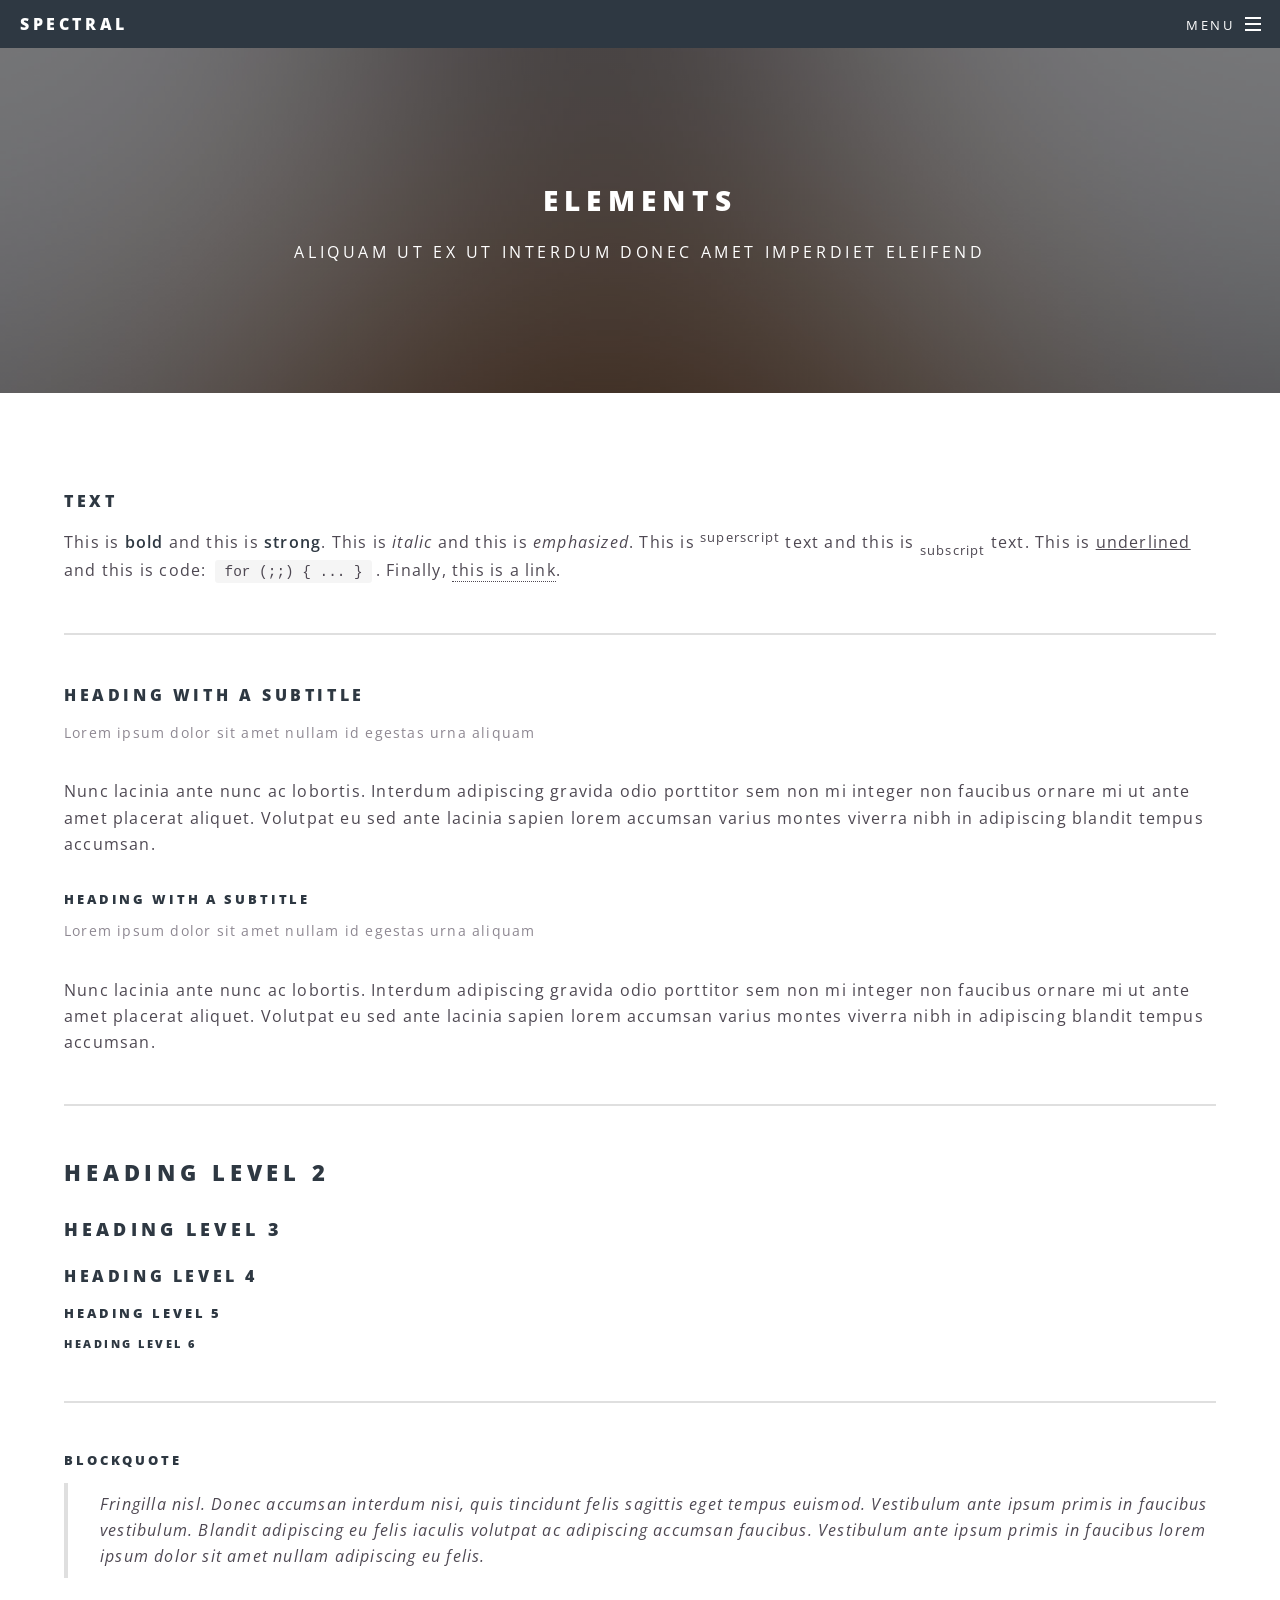
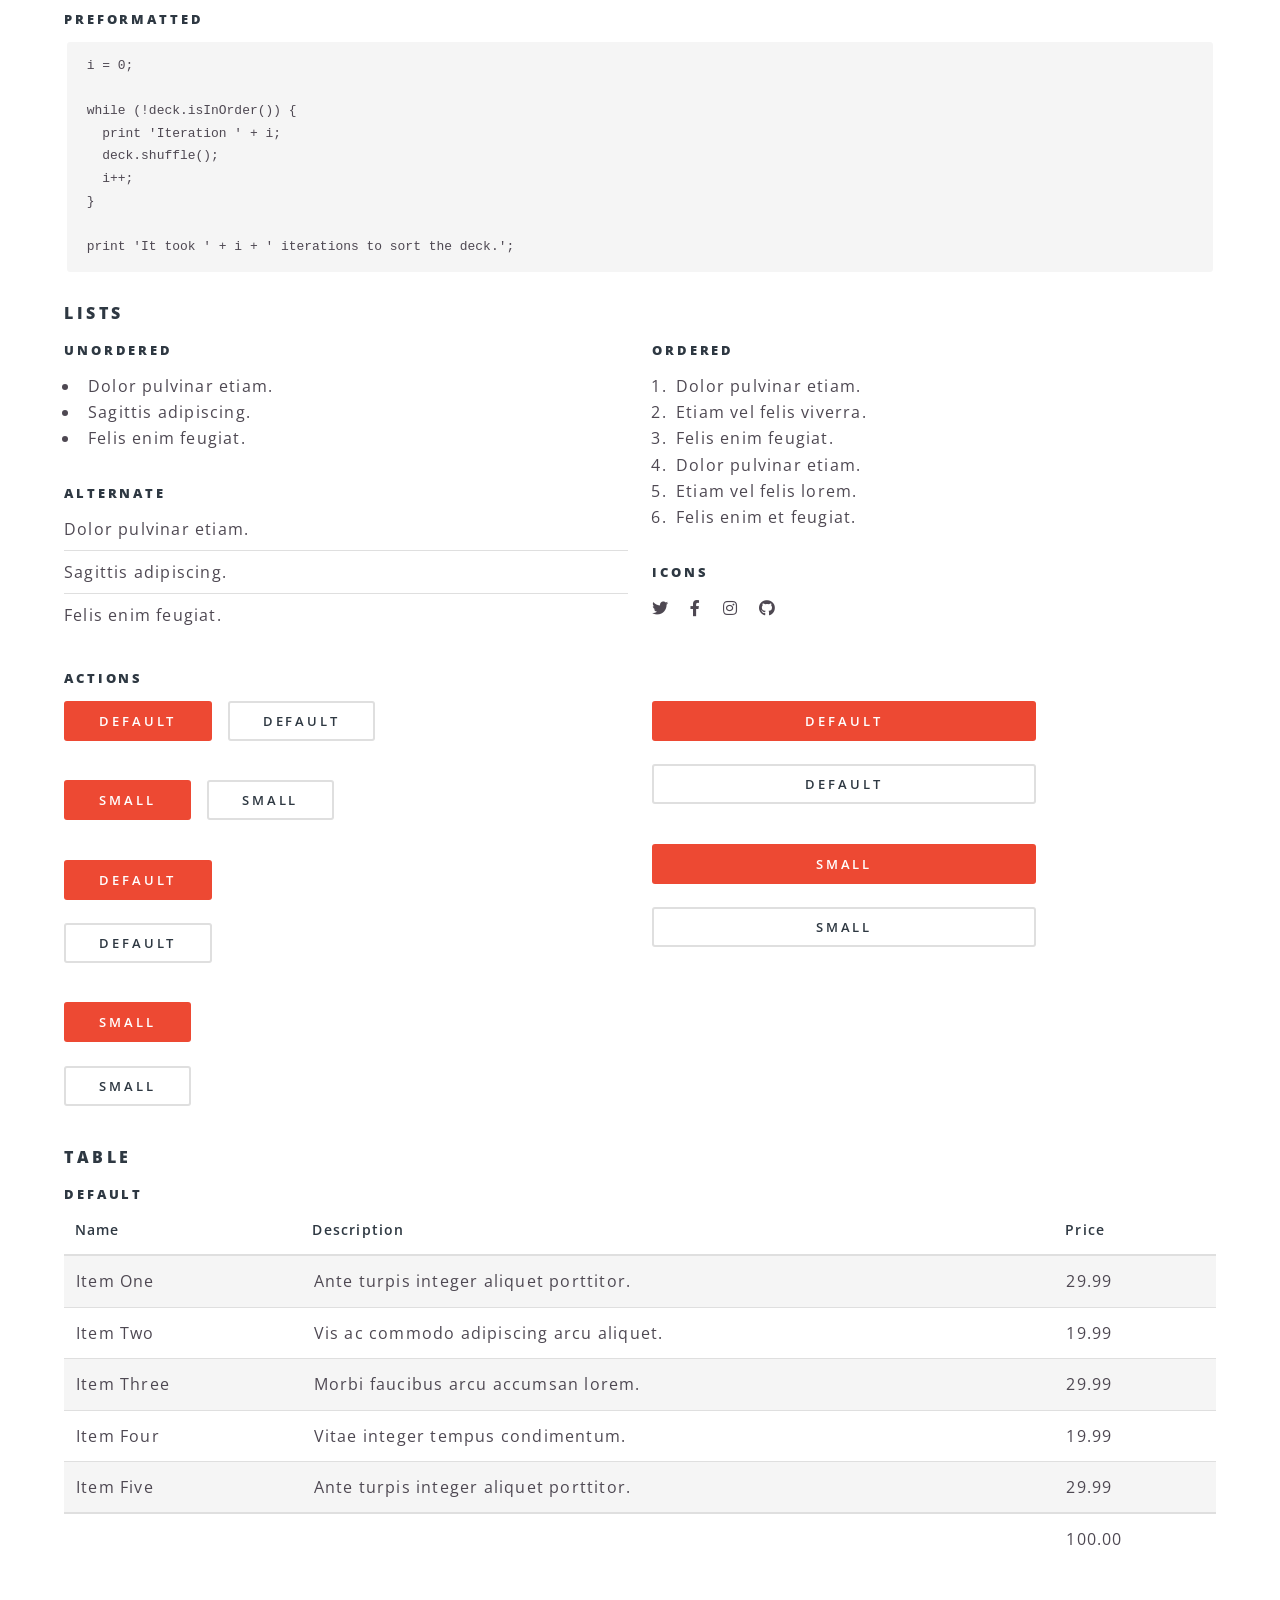
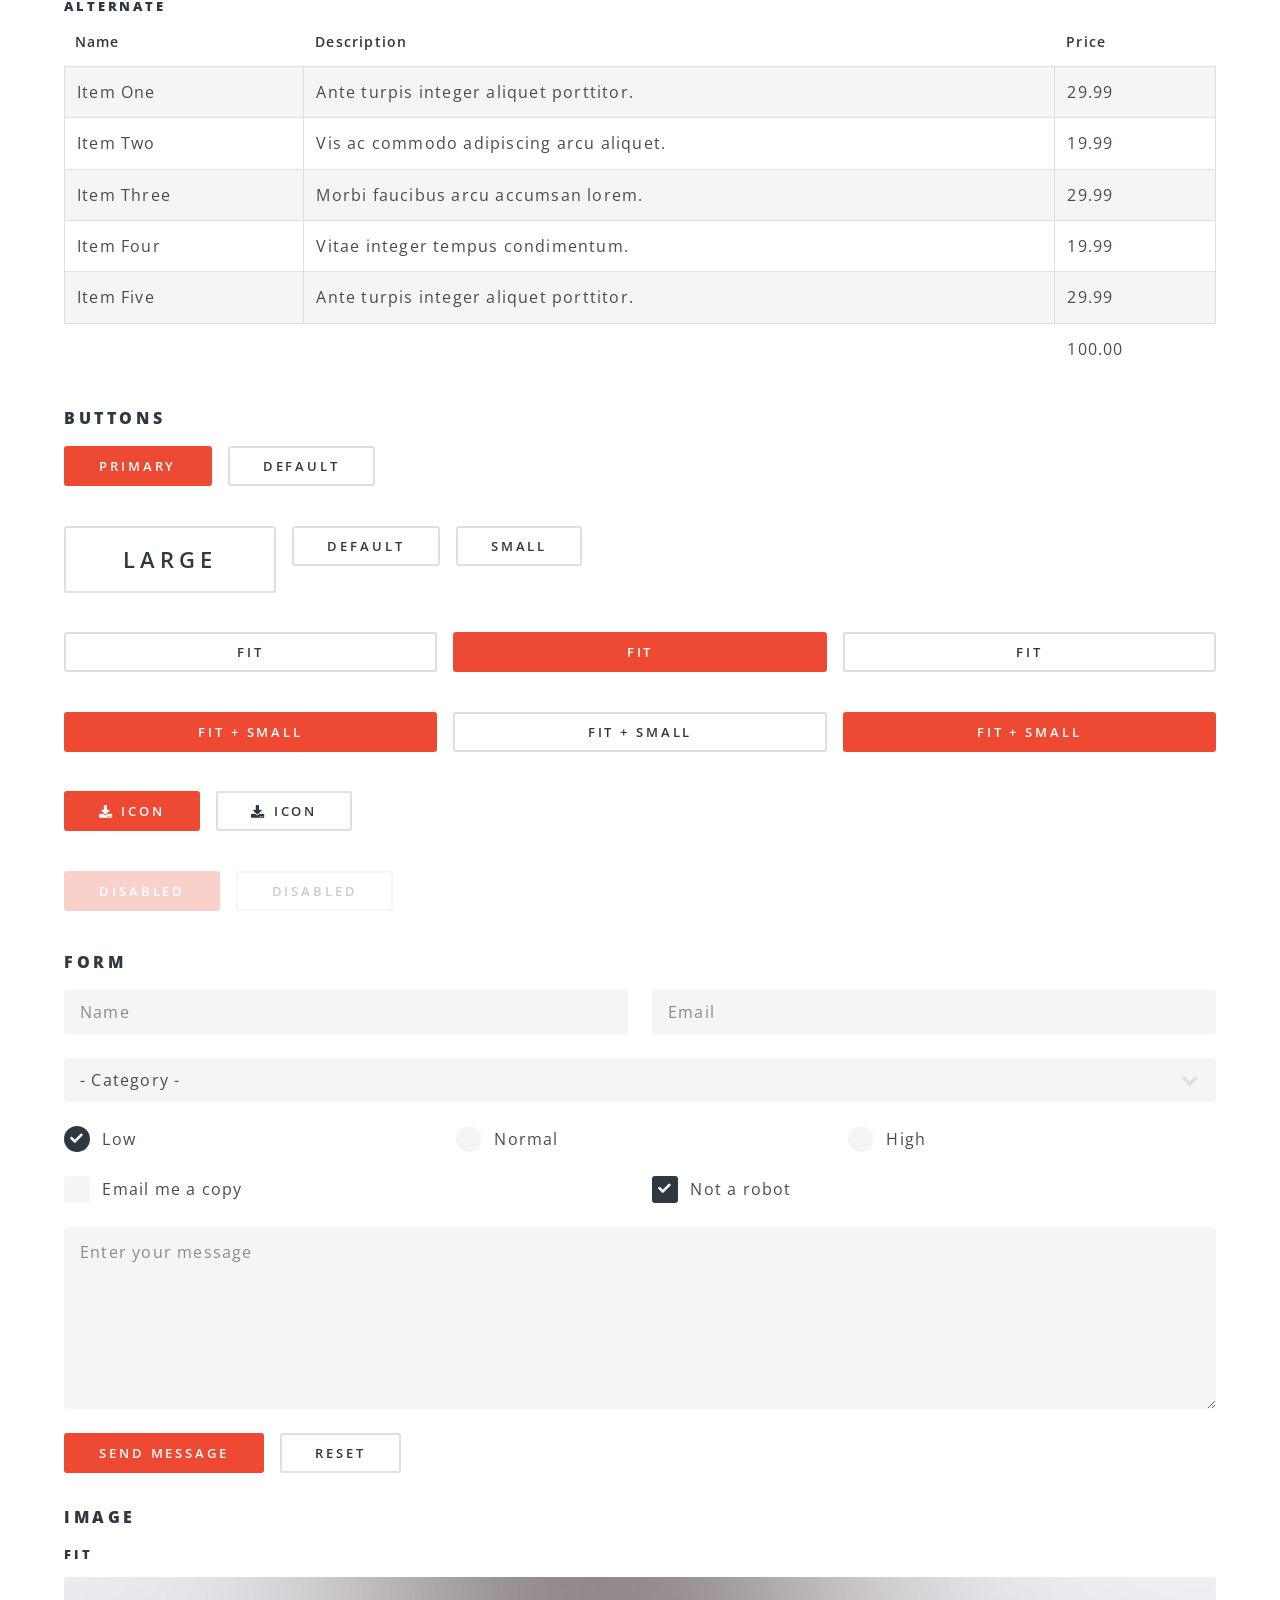
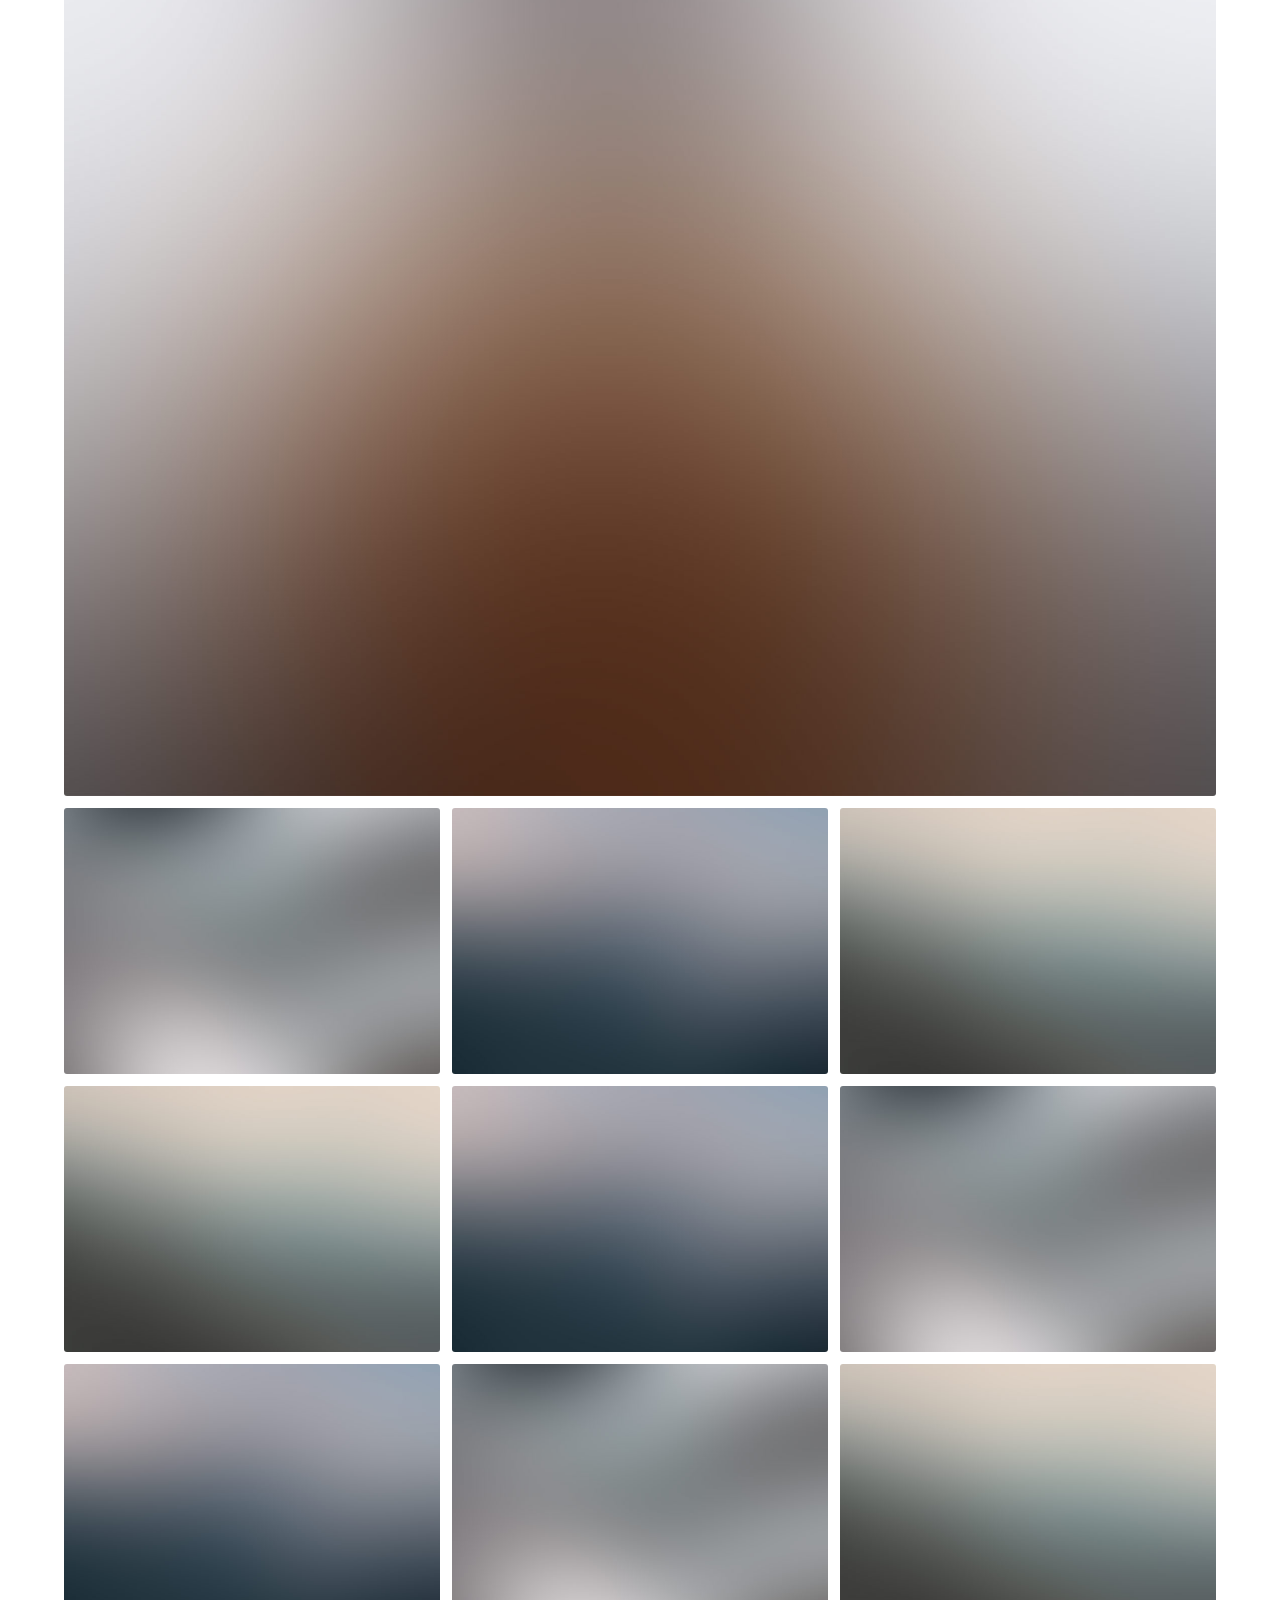
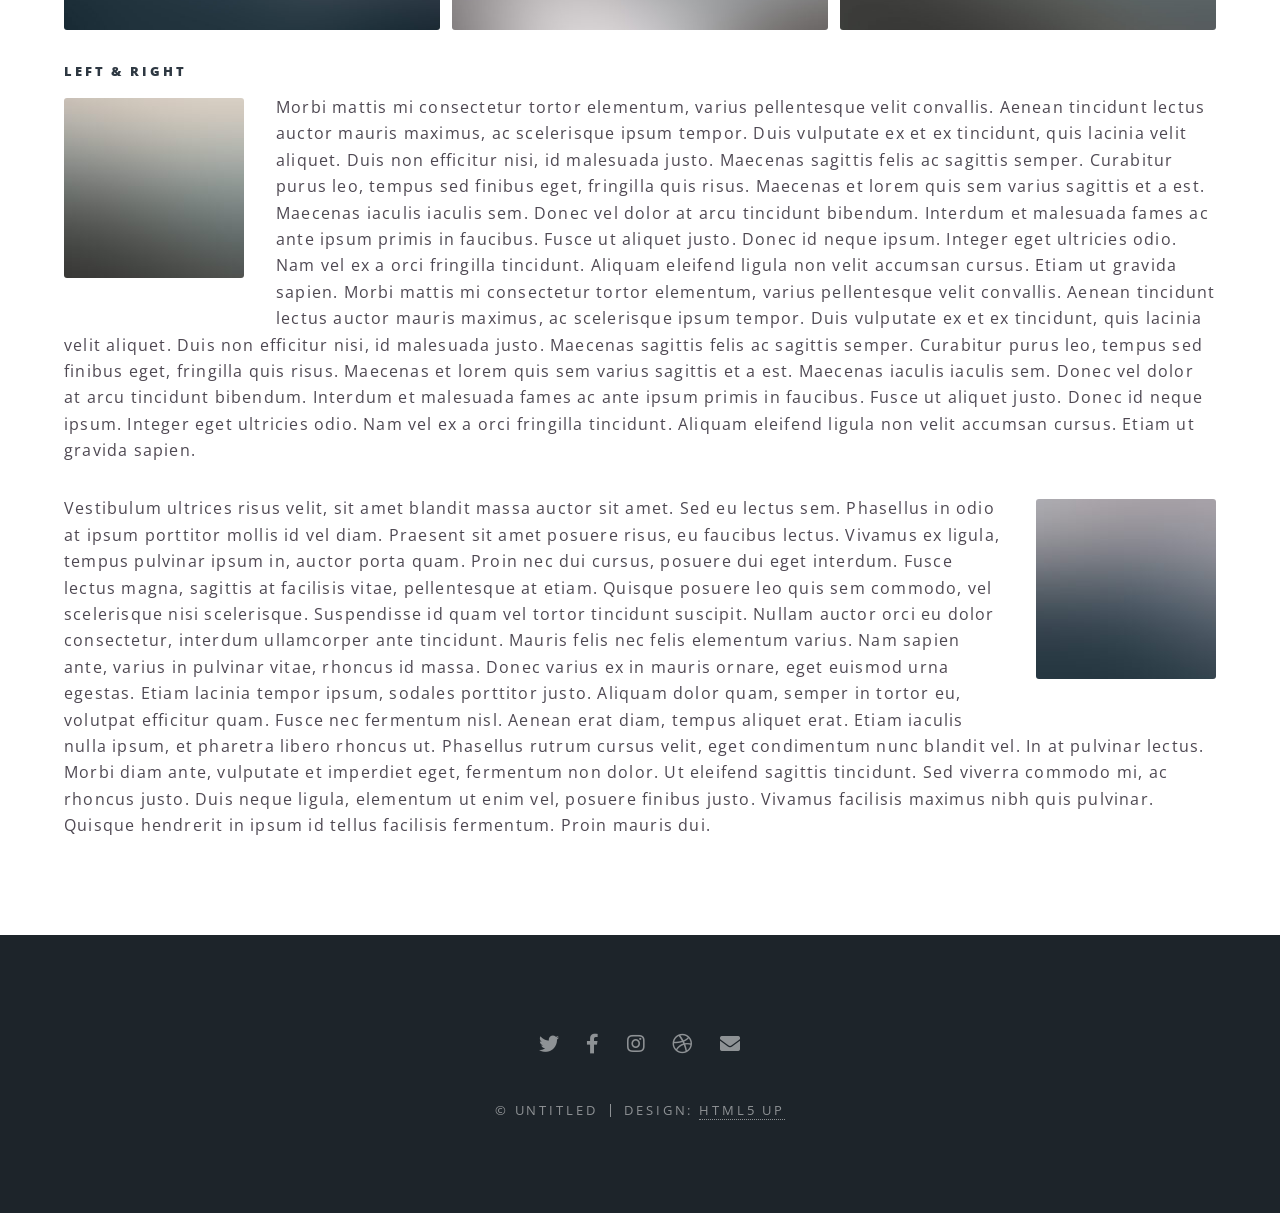
<file: elements.html>
<!DOCTYPE HTML>
<!--
	Spectral by HTML5 UP
	html5up.net | @ajlkn
	Free for personal and commercial use under the CCA 3.0 license (html5up.net/license)
-->
<html>
	<head>
		<title>Elements - Spectral by HTML5 UP</title>
		<meta charset="utf-8" />
		<meta name="viewport" content="width=device-width, initial-scale=1, user-scalable=no" />
		<link rel="stylesheet" href="assets/css/main.css" />
		<noscript><link rel="stylesheet" href="assets/css/noscript.css" /></noscript>
	</head>
	<body class="is-preload">

		<!-- Page Wrapper -->
			<div id="page-wrapper">

				<!-- Header -->
					<header id="header">
						<h1><a href="index.html">Spectral</a></h1>
						<nav id="nav">
							<ul>
								<li class="special">
									<a href="#menu" class="menuToggle"><span>Menu</span></a>
									<div id="menu">
										<ul>
											<li><a href="index.html">Home</a></li>
											<li><a href="generic.html">Generic</a></li>
											<li><a href="elements.html">Elements</a></li>
											<li><a href="#">Sign Up</a></li>
											<li><a href="#">Log In</a></li>
										</ul>
									</div>
								</li>
							</ul>
						</nav>
					</header>

				<!-- Main -->
					<article id="main">
						<header>
							<h2>Elements</h2>
							<p>Aliquam ut ex ut interdum donec amet imperdiet eleifend</p>
						</header>
						<section class="wrapper style5">
							<div class="inner">

								<section>
									<h4>Text</h4>
									<p>This is <b>bold</b> and this is <strong>strong</strong>. This is <i>italic</i> and this is <em>emphasized</em>.
									This is <sup>superscript</sup> text and this is <sub>subscript</sub> text.
									This is <u>underlined</u> and this is code: <code>for (;;) { ... }</code>. Finally, <a href="#">this is a link</a>.</p>
									<hr />
									<header>
										<h4>Heading with a Subtitle</h4>
										<p>Lorem ipsum dolor sit amet nullam id egestas urna aliquam</p>
									</header>
									<p>Nunc lacinia ante nunc ac lobortis. Interdum adipiscing gravida odio porttitor sem non mi integer non faucibus ornare mi ut ante amet placerat aliquet. Volutpat eu sed ante lacinia sapien lorem accumsan varius montes viverra nibh in adipiscing blandit tempus accumsan.</p>
									<header>
										<h5>Heading with a Subtitle</h5>
										<p>Lorem ipsum dolor sit amet nullam id egestas urna aliquam</p>
									</header>
									<p>Nunc lacinia ante nunc ac lobortis. Interdum adipiscing gravida odio porttitor sem non mi integer non faucibus ornare mi ut ante amet placerat aliquet. Volutpat eu sed ante lacinia sapien lorem accumsan varius montes viverra nibh in adipiscing blandit tempus accumsan.</p>
									<hr />
									<h2>Heading Level 2</h2>
									<h3>Heading Level 3</h3>
									<h4>Heading Level 4</h4>
									<h5>Heading Level 5</h5>
									<h6>Heading Level 6</h6>
									<hr />
									<h5>Blockquote</h5>
									<blockquote>Fringilla nisl. Donec accumsan interdum nisi, quis tincidunt felis sagittis eget tempus euismod. Vestibulum ante ipsum primis in faucibus vestibulum. Blandit adipiscing eu felis iaculis volutpat ac adipiscing accumsan faucibus. Vestibulum ante ipsum primis in faucibus lorem ipsum dolor sit amet nullam adipiscing eu felis.</blockquote>
									<h5>Preformatted</h5>
									<pre><code>i = 0;

while (!deck.isInOrder()) {
  print 'Iteration ' + i;
  deck.shuffle();
  i++;
}

print 'It took ' + i + ' iterations to sort the deck.';</code></pre>
								</section>

								<section>
									<h4>Lists</h4>
									<div class="row">
										<div class="col-6 col-12-medium">
											<h5>Unordered</h5>
											<ul>
												<li>Dolor pulvinar etiam.</li>
												<li>Sagittis adipiscing.</li>
												<li>Felis enim feugiat.</li>
											</ul>
											<h5>Alternate</h5>
											<ul class="alt">
												<li>Dolor pulvinar etiam.</li>
												<li>Sagittis adipiscing.</li>
												<li>Felis enim feugiat.</li>
											</ul>
										</div>
										<div class="col-6 col-12-medium">
											<h5>Ordered</h5>
											<ol>
												<li>Dolor pulvinar etiam.</li>
												<li>Etiam vel felis viverra.</li>
												<li>Felis enim feugiat.</li>
												<li>Dolor pulvinar etiam.</li>
												<li>Etiam vel felis lorem.</li>
												<li>Felis enim et feugiat.</li>
											</ol>
											<h5>Icons</h5>
											<ul class="icons">
												<li><a href="#" class="icon brands fa-twitter"><span class="label">Twitter</span></a></li>
												<li><a href="#" class="icon brands fa-facebook-f"><span class="label">Facebook</span></a></li>
												<li><a href="#" class="icon brands fa-instagram"><span class="label">Instagram</span></a></li>
												<li><a href="#" class="icon brands fa-github"><span class="label">Github</span></a></li>
											</ul>
										</div>
									</div>
									<h5>Actions</h5>
									<div class="row">
										<div class="col-6 col-12-medium">
											<ul class="actions">
												<li><a href="#" class="button primary">Default</a></li>
												<li><a href="#" class="button">Default</a></li>
											</ul>
											<ul class="actions small">
												<li><a href="#" class="button primary small">Small</a></li>
												<li><a href="#" class="button small">Small</a></li>
											</ul>
											<ul class="actions stacked">
												<li><a href="#" class="button primary">Default</a></li>
												<li><a href="#" class="button">Default</a></li>
											</ul>
											<ul class="actions stacked">
												<li><a href="#" class="button primary small">Small</a></li>
												<li><a href="#" class="button small">Small</a></li>
											</ul>
										</div>
										<div class="col-6 col-12-medium">
											<ul class="actions stacked">
												<li><a href="#" class="button primary fit">Default</a></li>
												<li><a href="#" class="button fit">Default</a></li>
											</ul>
											<ul class="actions stacked">
												<li><a href="#" class="button primary small fit">Small</a></li>
												<li><a href="#" class="button small fit">Small</a></li>
											</ul>
										</div>
									</div>
								</section>

								<section>
									<h4>Table</h4>
									<h5>Default</h5>
									<div class="table-wrapper">
										<table>
											<thead>
												<tr>
													<th>Name</th>
													<th>Description</th>
													<th>Price</th>
												</tr>
											</thead>
											<tbody>
												<tr>
													<td>Item One</td>
													<td>Ante turpis integer aliquet porttitor.</td>
													<td>29.99</td>
												</tr>
												<tr>
													<td>Item Two</td>
													<td>Vis ac commodo adipiscing arcu aliquet.</td>
													<td>19.99</td>
												</tr>
												<tr>
													<td>Item Three</td>
													<td> Morbi faucibus arcu accumsan lorem.</td>
													<td>29.99</td>
												</tr>
												<tr>
													<td>Item Four</td>
													<td>Vitae integer tempus condimentum.</td>
													<td>19.99</td>
												</tr>
												<tr>
													<td>Item Five</td>
													<td>Ante turpis integer aliquet porttitor.</td>
													<td>29.99</td>
												</tr>
											</tbody>
											<tfoot>
												<tr>
													<td colspan="2"></td>
													<td>100.00</td>
												</tr>
											</tfoot>
										</table>
									</div>

									<h5>Alternate</h5>
									<div class="table-wrapper">
										<table class="alt">
											<thead>
												<tr>
													<th>Name</th>
													<th>Description</th>
													<th>Price</th>
												</tr>
											</thead>
											<tbody>
												<tr>
													<td>Item One</td>
													<td>Ante turpis integer aliquet porttitor.</td>
													<td>29.99</td>
												</tr>
												<tr>
													<td>Item Two</td>
													<td>Vis ac commodo adipiscing arcu aliquet.</td>
													<td>19.99</td>
												</tr>
												<tr>
													<td>Item Three</td>
													<td> Morbi faucibus arcu accumsan lorem.</td>
													<td>29.99</td>
												</tr>
												<tr>
													<td>Item Four</td>
													<td>Vitae integer tempus condimentum.</td>
													<td>19.99</td>
												</tr>
												<tr>
													<td>Item Five</td>
													<td>Ante turpis integer aliquet porttitor.</td>
													<td>29.99</td>
												</tr>
											</tbody>
											<tfoot>
												<tr>
													<td colspan="2"></td>
													<td>100.00</td>
												</tr>
											</tfoot>
										</table>
									</div>
								</section>

								<section>
									<h4>Buttons</h4>
									<ul class="actions">
										<li><a href="#" class="button primary">Primary</a></li>
										<li><a href="#" class="button">Default</a></li>
									</ul>
									<ul class="actions">
										<li><a href="#" class="button large">Large</a></li>
										<li><a href="#" class="button">Default</a></li>
										<li><a href="#" class="button small">Small</a></li>
									</ul>
									<ul class="actions fit">
										<li><a href="#" class="button fit">Fit</a></li>
										<li><a href="#" class="button primary fit">Fit</a></li>
										<li><a href="#" class="button fit">Fit</a></li>
									</ul>
									<ul class="actions fit small">
										<li><a href="#" class="button primary fit small">Fit + Small</a></li>
										<li><a href="#" class="button fit small">Fit + Small</a></li>
										<li><a href="#" class="button primary fit small">Fit + Small</a></li>
									</ul>
									<ul class="actions">
										<li><a href="#" class="button primary icon solid fa-download">Icon</a></li>
										<li><a href="#" class="button icon solid fa-download">Icon</a></li>
									</ul>
									<ul class="actions">
										<li><span class="button primary disabled">Disabled</span></li>
										<li><span class="button disabled">Disabled</span></li>
									</ul>
								</section>

								<section>
									<h4>Form</h4>
									<form method="post" action="#">
										<div class="row gtr-uniform">
											<div class="col-6 col-12-xsmall">
												<input type="text" name="demo-name" id="demo-name" value="" placeholder="Name" />
											</div>
											<div class="col-6 col-12-xsmall">
												<input type="email" name="demo-email" id="demo-email" value="" placeholder="Email" />
											</div>
											<div class="col-12">
												<select name="demo-category" id="demo-category">
													<option value="">- Category -</option>
													<option value="1">Manufacturing</option>
													<option value="1">Shipping</option>
													<option value="1">Administration</option>
													<option value="1">Human Resources</option>
												</select>
											</div>
											<div class="col-4 col-12-small">
												<input type="radio" id="demo-priority-low" name="demo-priority" checked>
												<label for="demo-priority-low">Low</label>
											</div>
											<div class="col-4 col-12-small">
												<input type="radio" id="demo-priority-normal" name="demo-priority">
												<label for="demo-priority-normal">Normal</label>
											</div>
											<div class="col-4 col-12-small">
												<input type="radio" id="demo-priority-high" name="demo-priority">
												<label for="demo-priority-high">High</label>
											</div>
											<div class="col-6 col-12-small">
												<input type="checkbox" id="demo-copy" name="demo-copy">
												<label for="demo-copy">Email me a copy</label>
											</div>
											<div class="col-6 col-12-small">
												<input type="checkbox" id="demo-human" name="demo-human" checked>
												<label for="demo-human">Not a robot</label>
											</div>
											<div class="col-12">
												<textarea name="demo-message" id="demo-message" placeholder="Enter your message" rows="6"></textarea>
											</div>
											<div class="col-12">
												<ul class="actions">
													<li><input type="submit" value="Send Message" class="primary" /></li>
													<li><input type="reset" value="Reset" /></li>
												</ul>
											</div>
										</div>
									</form>
								</section>

								<section>
									<h4>Image</h4>
									<h5>Fit</h5>
									<div class="box alt">
										<div class="row gtr-50 gtr-uniform">
											<div class="col-12"><span class="image fit"><img src="images/banner.jpg" alt="" /></span></div>
											<div class="col-4"><span class="image fit"><img src="images/pic01.jpg" alt="" /></span></div>
											<div class="col-4"><span class="image fit"><img src="images/pic02.jpg" alt="" /></span></div>
											<div class="col-4"><span class="image fit"><img src="images/pic03.jpg" alt="" /></span></div>
											<div class="col-4"><span class="image fit"><img src="images/pic03.jpg" alt="" /></span></div>
											<div class="col-4"><span class="image fit"><img src="images/pic02.jpg" alt="" /></span></div>
											<div class="col-4"><span class="image fit"><img src="images/pic01.jpg" alt="" /></span></div>
											<div class="col-4"><span class="image fit"><img src="images/pic02.jpg" alt="" /></span></div>
											<div class="col-4"><span class="image fit"><img src="images/pic01.jpg" alt="" /></span></div>
											<div class="col-4"><span class="image fit"><img src="images/pic03.jpg" alt="" /></span></div>
										</div>
									</div>
									<h5>Left &amp; Right</h5>
									<p><span class="image left"><img src="images/pic04.jpg" alt="" /></span>Morbi mattis mi consectetur tortor elementum, varius pellentesque velit convallis. Aenean tincidunt lectus auctor mauris maximus, ac scelerisque ipsum tempor. Duis vulputate ex et ex tincidunt, quis lacinia velit aliquet. Duis non efficitur nisi, id malesuada justo. Maecenas sagittis felis ac sagittis semper. Curabitur purus leo, tempus sed finibus eget, fringilla quis risus. Maecenas et lorem quis sem varius sagittis et a est. Maecenas iaculis iaculis sem. Donec vel dolor at arcu tincidunt bibendum. Interdum et malesuada fames ac ante ipsum primis in faucibus. Fusce ut aliquet justo. Donec id neque ipsum. Integer eget ultricies odio. Nam vel ex a orci fringilla tincidunt. Aliquam eleifend ligula non velit accumsan cursus. Etiam ut gravida sapien. Morbi mattis mi consectetur tortor elementum, varius pellentesque velit convallis. Aenean tincidunt lectus auctor mauris maximus, ac scelerisque ipsum tempor. Duis vulputate ex et ex tincidunt, quis lacinia velit aliquet. Duis non efficitur nisi, id malesuada justo. Maecenas sagittis felis ac sagittis semper. Curabitur purus leo, tempus sed finibus eget, fringilla quis risus. Maecenas et lorem quis sem varius sagittis et a est. Maecenas iaculis iaculis sem. Donec vel dolor at arcu tincidunt bibendum. Interdum et malesuada fames ac ante ipsum primis in faucibus. Fusce ut aliquet justo. Donec id neque ipsum. Integer eget ultricies odio. Nam vel ex a orci fringilla tincidunt. Aliquam eleifend ligula non velit accumsan cursus. Etiam ut gravida sapien.</p>
									<p><span class="image right"><img src="images/pic05.jpg" alt="" /></span>Vestibulum ultrices risus velit, sit amet blandit massa auctor sit amet. Sed eu lectus sem. Phasellus in odio at ipsum porttitor mollis id vel diam. Praesent sit amet posuere risus, eu faucibus lectus. Vivamus ex ligula, tempus pulvinar ipsum in, auctor porta quam. Proin nec dui cursus, posuere dui eget interdum. Fusce lectus magna, sagittis at facilisis vitae, pellentesque at etiam. Quisque posuere leo quis sem commodo, vel scelerisque nisi scelerisque. Suspendisse id quam vel tortor tincidunt suscipit. Nullam auctor orci eu dolor consectetur, interdum ullamcorper ante tincidunt. Mauris felis nec felis elementum varius. Nam sapien ante, varius in pulvinar vitae, rhoncus id massa. Donec varius ex in mauris ornare, eget euismod urna egestas. Etiam lacinia tempor ipsum, sodales porttitor justo. Aliquam dolor quam, semper in tortor eu, volutpat efficitur quam. Fusce nec fermentum nisl. Aenean erat diam, tempus aliquet erat. Etiam iaculis nulla ipsum, et pharetra libero rhoncus ut. Phasellus rutrum cursus velit, eget condimentum nunc blandit vel. In at pulvinar lectus. Morbi diam ante, vulputate et imperdiet eget, fermentum non dolor. Ut eleifend sagittis tincidunt. Sed viverra commodo mi, ac rhoncus justo. Duis neque ligula, elementum ut enim vel, posuere finibus justo. Vivamus facilisis maximus nibh quis pulvinar. Quisque hendrerit in ipsum id tellus facilisis fermentum. Proin mauris dui.</p>
								</section>

							</div>
						</section>
					</article>

				<!-- Footer -->
					<footer id="footer">
						<ul class="icons">
							<li><a href="#" class="icon brands fa-twitter"><span class="label">Twitter</span></a></li>
							<li><a href="#" class="icon brands fa-facebook-f"><span class="label">Facebook</span></a></li>
							<li><a href="#" class="icon brands fa-instagram"><span class="label">Instagram</span></a></li>
							<li><a href="#" class="icon brands fa-dribbble"><span class="label">Dribbble</span></a></li>
							<li><a href="#" class="icon solid fa-envelope"><span class="label">Email</span></a></li>
						</ul>
						<ul class="copyright">
							<li>&copy; Untitled</li><li>Design: <a href="http://html5up.net">HTML5 UP</a></li>
						</ul>
					</footer>

			</div>

		<!-- Scripts -->
			<script src="assets/js/jquery.min.js"></script>
			<script src="assets/js/jquery.scrollex.min.js"></script>
			<script src="assets/js/jquery.scrolly.min.js"></script>
			<script src="assets/js/browser.min.js"></script>
			<script src="assets/js/breakpoints.min.js"></script>
			<script src="assets/js/util.js"></script>
			<script src="assets/js/main.js"></script>

	</body>
</html>
</file>
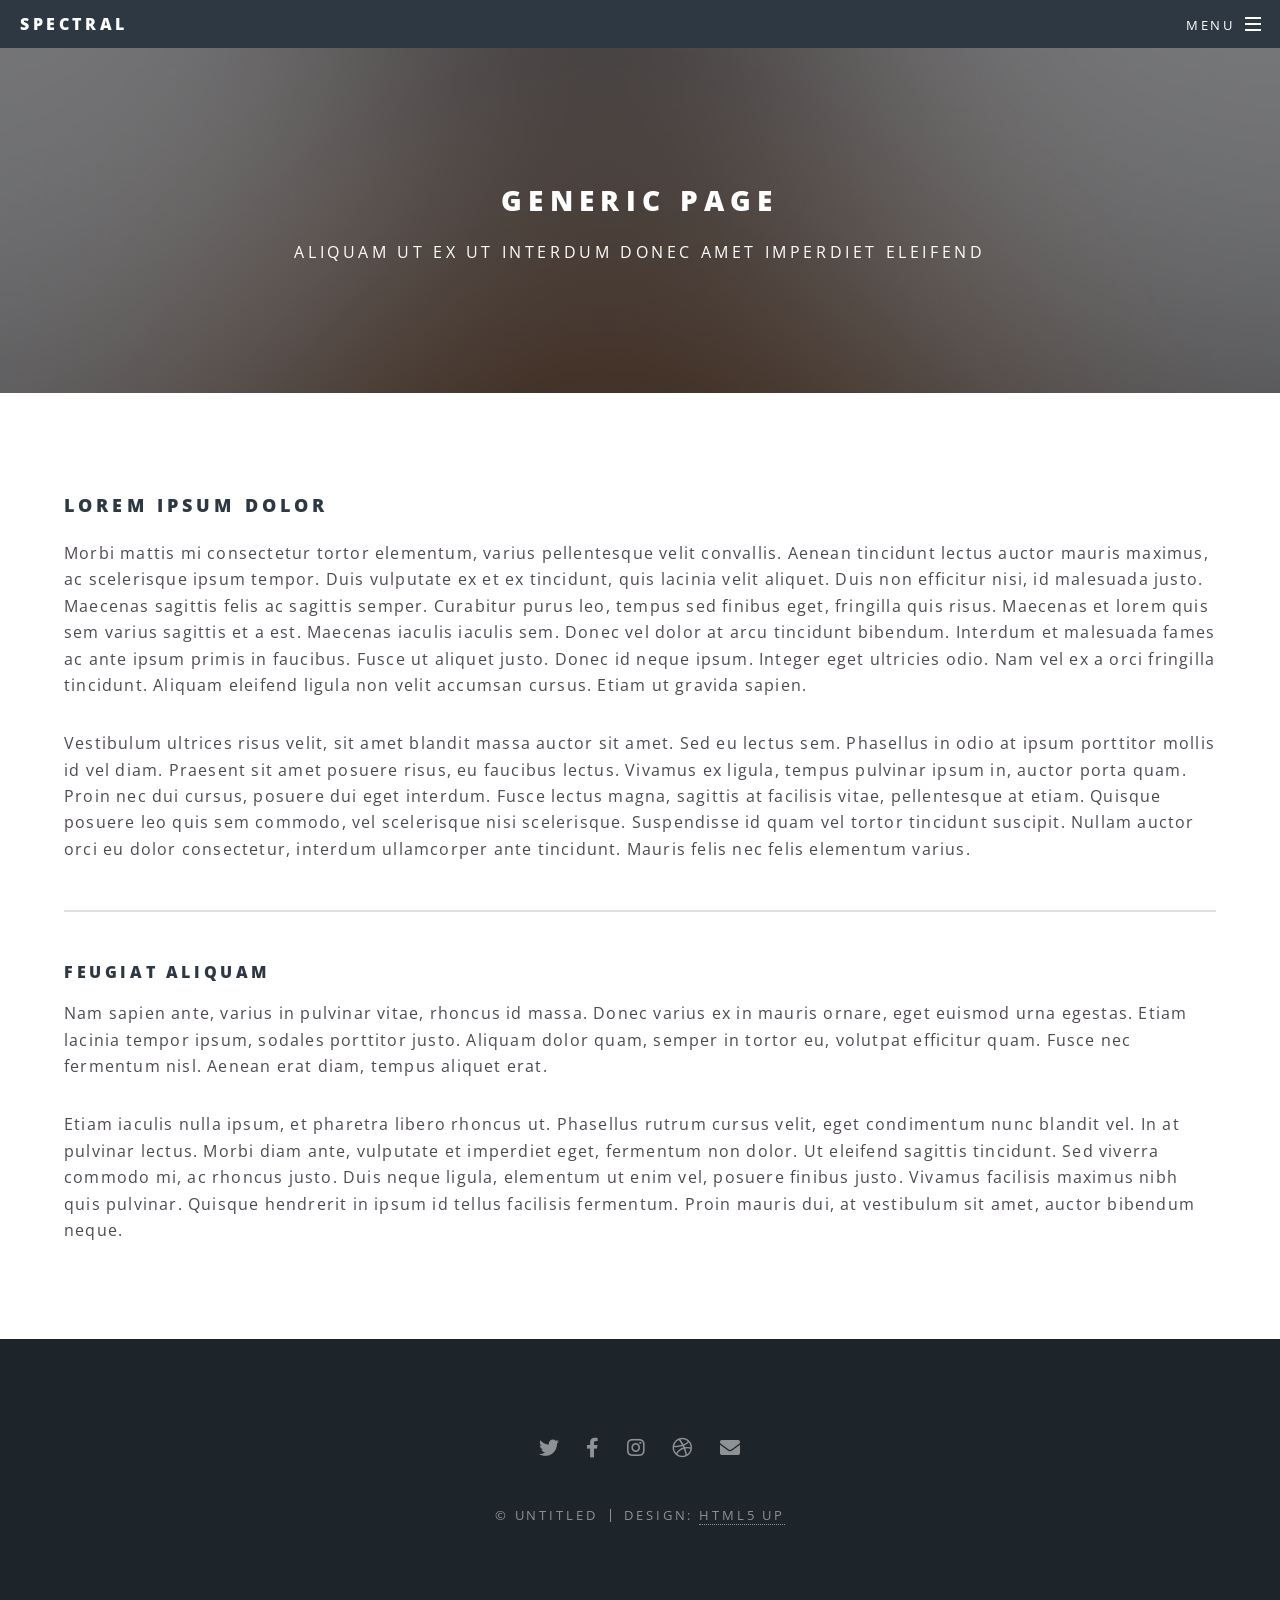
<file: generic.html>
<!DOCTYPE HTML>
<!--
	Spectral by HTML5 UP
	html5up.net | @ajlkn
	Free for personal and commercial use under the CCA 3.0 license (html5up.net/license)
-->
<html>
	<head>
		<title>Generic - Spectral by HTML5 UP</title>
		<meta charset="utf-8" />
		<meta name="viewport" content="width=device-width, initial-scale=1, user-scalable=no" />
		<link rel="stylesheet" href="assets/css/main.css" />
		<noscript><link rel="stylesheet" href="assets/css/noscript.css" /></noscript>
	</head>
	<body class="is-preload">

		<!-- Page Wrapper -->
			<div id="page-wrapper">

				<!-- Header -->
					<header id="header">
						<h1><a href="index.html">Spectral</a></h1>
						<nav id="nav">
							<ul>
								<li class="special">
									<a href="#menu" class="menuToggle"><span>Menu</span></a>
									<div id="menu">
										<ul>
											<li><a href="index.html">Home</a></li>
											<li><a href="generic.html">Generic</a></li>
											<li><a href="elements.html">Elements</a></li>
											<li><a href="#">Sign Up</a></li>
											<li><a href="#">Log In</a></li>
										</ul>
									</div>
								</li>
							</ul>
						</nav>
					</header>

				<!-- Main -->
					<article id="main">
						<header>
							<h2>Generic Page</h2>
							<p>Aliquam ut ex ut interdum donec amet imperdiet eleifend</p>
						</header>
						<section class="wrapper style5">
							<div class="inner">

								<h3>Lorem ipsum dolor</h3>
								<p>Morbi mattis mi consectetur tortor elementum, varius pellentesque velit convallis. Aenean tincidunt lectus auctor mauris maximus, ac scelerisque ipsum tempor. Duis vulputate ex et ex tincidunt, quis lacinia velit aliquet. Duis non efficitur nisi, id malesuada justo. Maecenas sagittis felis ac sagittis semper. Curabitur purus leo, tempus sed finibus eget, fringilla quis risus. Maecenas et lorem quis sem varius sagittis et a est. Maecenas iaculis iaculis sem. Donec vel dolor at arcu tincidunt bibendum. Interdum et malesuada fames ac ante ipsum primis in faucibus. Fusce ut aliquet justo. Donec id neque ipsum. Integer eget ultricies odio. Nam vel ex a orci fringilla tincidunt. Aliquam eleifend ligula non velit accumsan cursus. Etiam ut gravida sapien.</p>

								<p>Vestibulum ultrices risus velit, sit amet blandit massa auctor sit amet. Sed eu lectus sem. Phasellus in odio at ipsum porttitor mollis id vel diam. Praesent sit amet posuere risus, eu faucibus lectus. Vivamus ex ligula, tempus pulvinar ipsum in, auctor porta quam. Proin nec dui cursus, posuere dui eget interdum. Fusce lectus magna, sagittis at facilisis vitae, pellentesque at etiam. Quisque posuere leo quis sem commodo, vel scelerisque nisi scelerisque. Suspendisse id quam vel tortor tincidunt suscipit. Nullam auctor orci eu dolor consectetur, interdum ullamcorper ante tincidunt. Mauris felis nec felis elementum varius.</p>

								<hr />

								<h4>Feugiat aliquam</h4>
								<p>Nam sapien ante, varius in pulvinar vitae, rhoncus id massa. Donec varius ex in mauris ornare, eget euismod urna egestas. Etiam lacinia tempor ipsum, sodales porttitor justo. Aliquam dolor quam, semper in tortor eu, volutpat efficitur quam. Fusce nec fermentum nisl. Aenean erat diam, tempus aliquet erat.</p>

								<p>Etiam iaculis nulla ipsum, et pharetra libero rhoncus ut. Phasellus rutrum cursus velit, eget condimentum nunc blandit vel. In at pulvinar lectus. Morbi diam ante, vulputate et imperdiet eget, fermentum non dolor. Ut eleifend sagittis tincidunt. Sed viverra commodo mi, ac rhoncus justo. Duis neque ligula, elementum ut enim vel, posuere finibus justo. Vivamus facilisis maximus nibh quis pulvinar. Quisque hendrerit in ipsum id tellus facilisis fermentum. Proin mauris dui, at vestibulum sit amet, auctor bibendum neque.</p>

							</div>
						</section>
					</article>

				<!-- Footer -->
					<footer id="footer">
						<ul class="icons">
							<li><a href="#" class="icon brands fa-twitter"><span class="label">Twitter</span></a></li>
							<li><a href="#" class="icon brands fa-facebook-f"><span class="label">Facebook</span></a></li>
							<li><a href="#" class="icon brands fa-instagram"><span class="label">Instagram</span></a></li>
							<li><a href="#" class="icon brands fa-dribbble"><span class="label">Dribbble</span></a></li>
							<li><a href="#" class="icon solid fa-envelope"><span class="label">Email</span></a></li>
						</ul>
						<ul class="copyright">
							<li>&copy; Untitled</li><li>Design: <a href="http://html5up.net">HTML5 UP</a></li>
						</ul>
					</footer>

			</div>

		<!-- Scripts -->
			<script src="assets/js/jquery.min.js"></script>
			<script src="assets/js/jquery.scrollex.min.js"></script>
			<script src="assets/js/jquery.scrolly.min.js"></script>
			<script src="assets/js/browser.min.js"></script>
			<script src="assets/js/breakpoints.min.js"></script>
			<script src="assets/js/util.js"></script>
			<script src="assets/js/main.js"></script>

	</body>
</html>
</file>
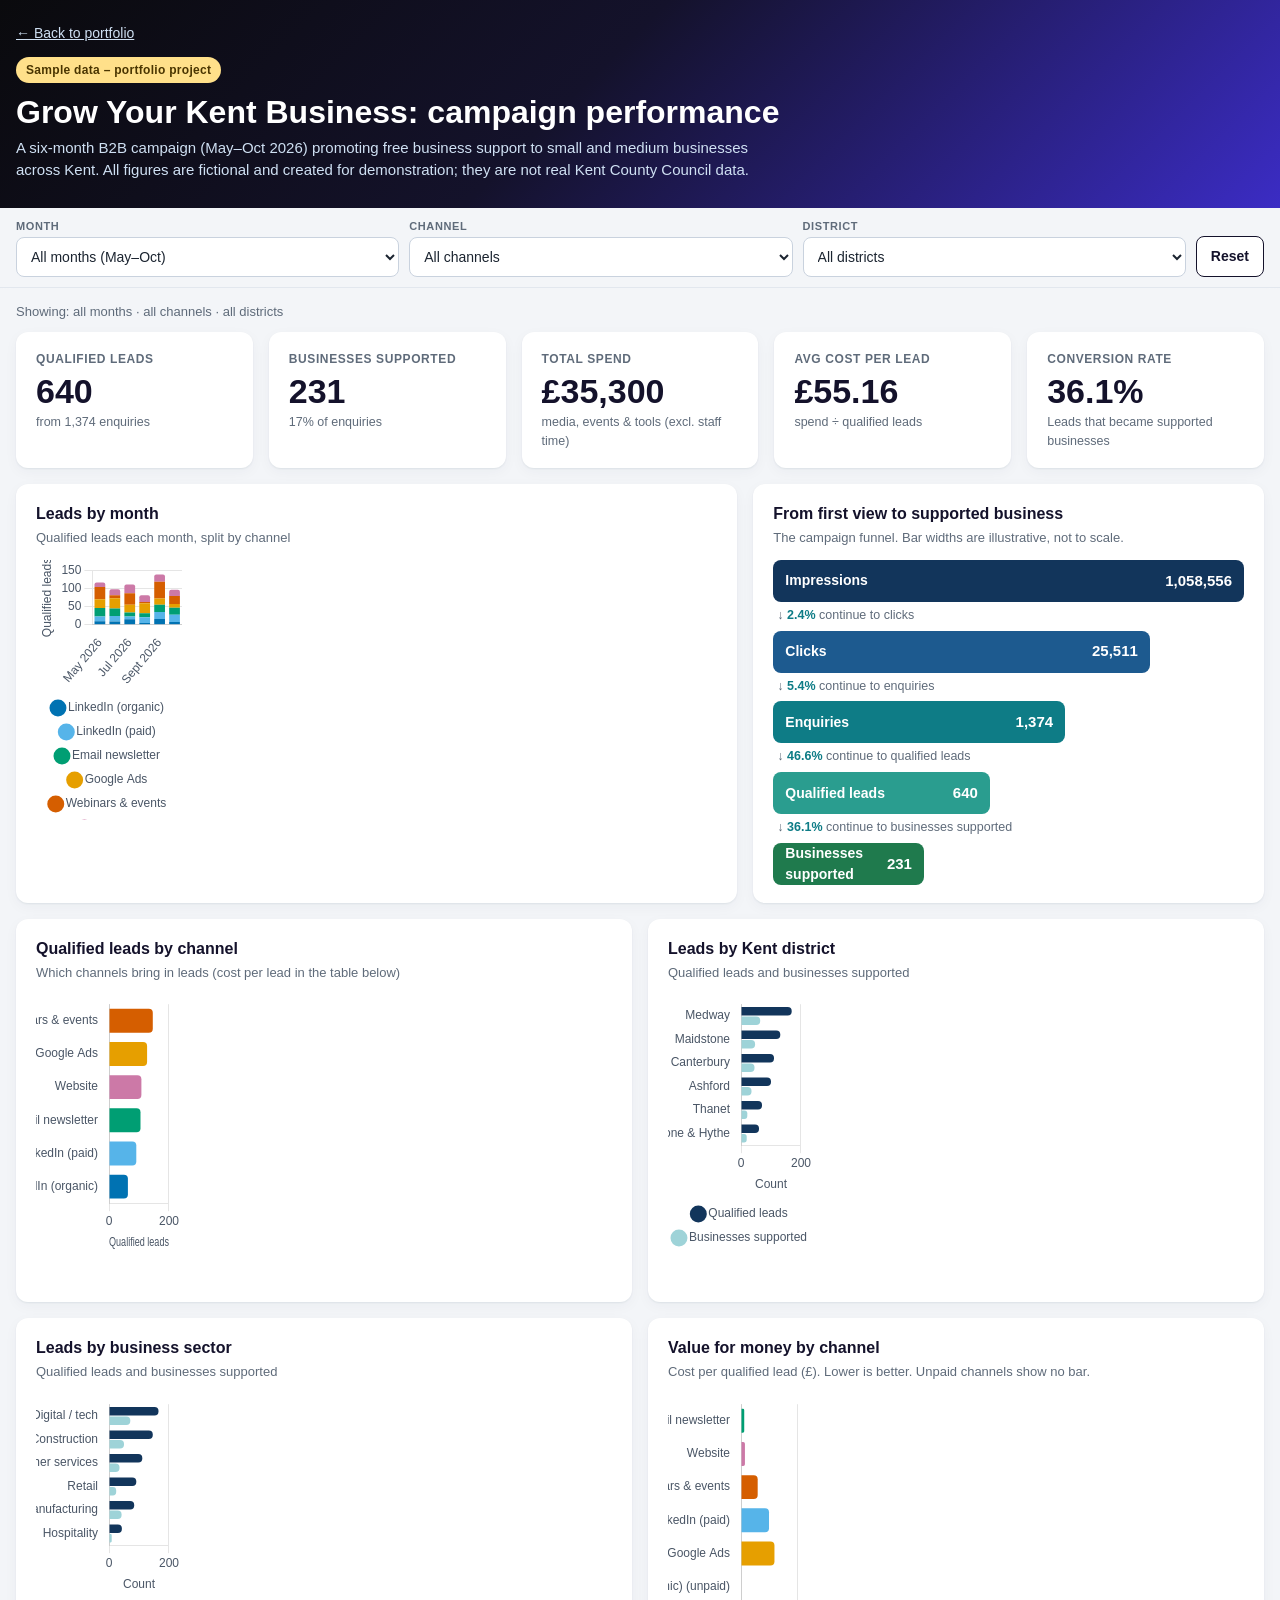
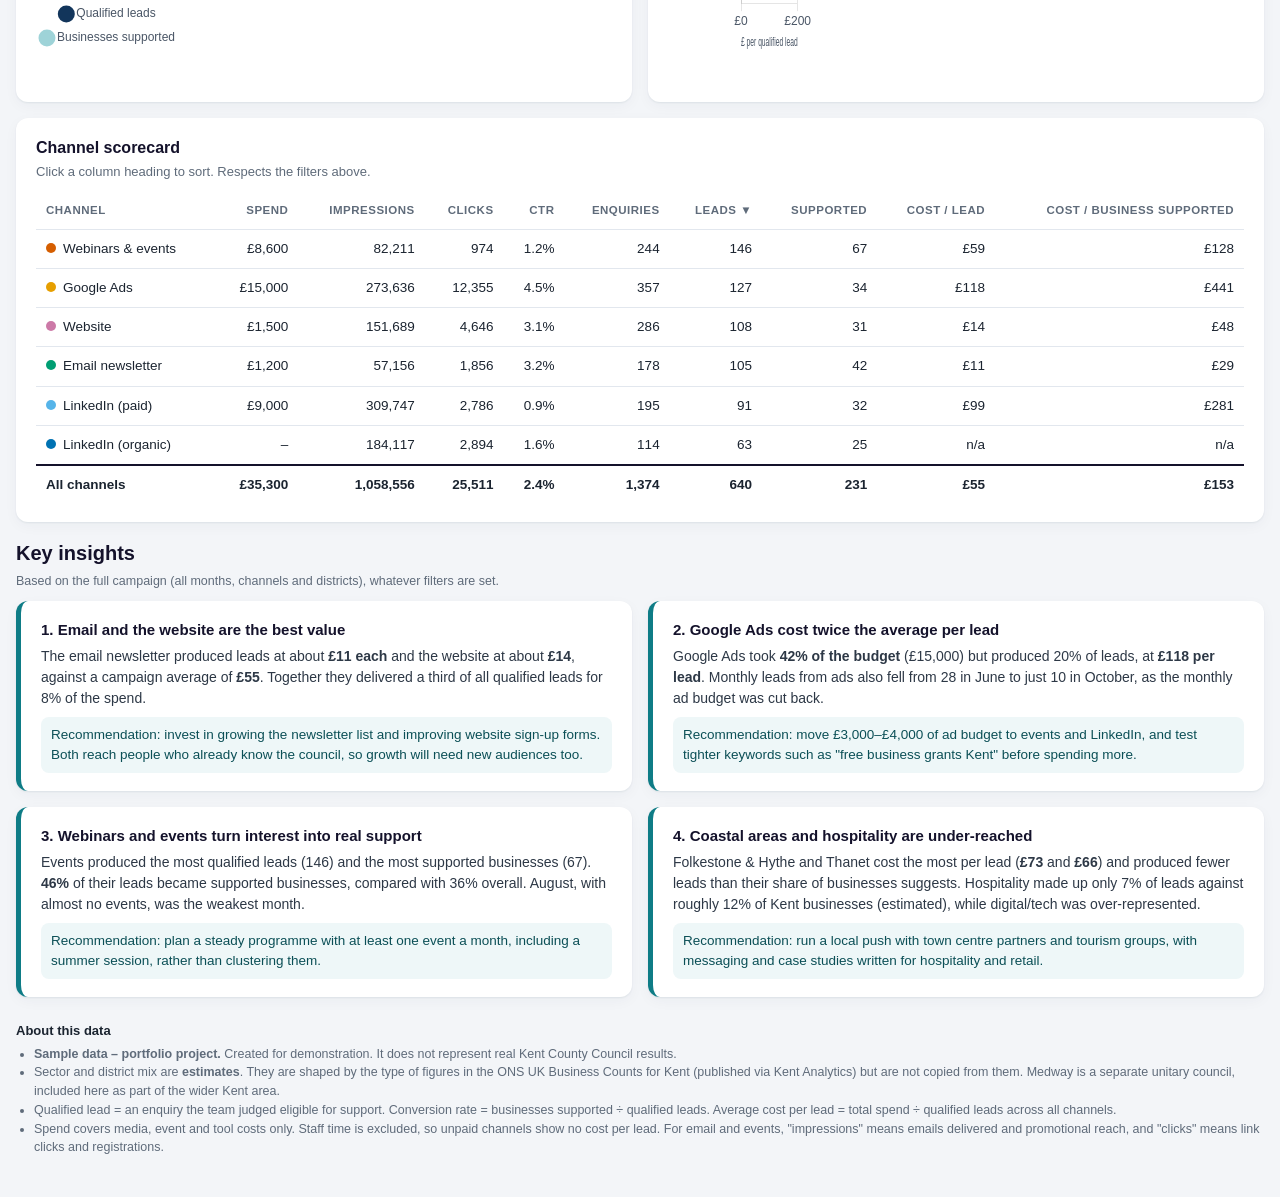
<file: samples/grow-your-kent-business.html>
<!doctype html><html><head><meta charset="utf-8"><meta http-equiv="Content-Security-Policy" content="default-src 'none'; script-src 'unsafe-inline'; style-src 'unsafe-inline'; img-src data:; base-uri 'none'; form-action 'none'; object-src 'none'"><meta name="referrer" content="no-referrer"><title>Grow Your Kent Business: campaign performance | Kingsley Roy</title><meta name=viewport content="width=device-width,initial-scale=1,viewport-fit=cover"><style>:root{color-scheme:light;box-sizing:border-box;padding-top:env(safe-area-inset-top,0px);padding-bottom:env(safe-area-inset-bottom,0px)}html{scroll-padding-top:env(safe-area-inset-top,0px)}body{margin:0;padding:0;font:14px -apple-system,BlinkMacSystemFont,sans-serif;background:#fff;color:#000}img{max-width:100%}[hidden]:not([hidden=until-found i]){display:none!important}</style></head><body>
<style>
:root{
  --navy:#14122b; --navy-2:#3b2cc4; --teal:#0E7C86; --bg:#f3f5f8; --card:#fff;
  --ink:#1b2430; --muted:#5f6b7a; --line:#e2e7ee; --warn:#B45309; --good:#0b7a4b;
  --radius:12px; --gap:16px;
}
*{box-sizing:border-box;margin:0;padding:0}
body{background:var(--bg);color:var(--ink);font-family:-apple-system,BlinkMacSystemFont,"Segoe UI",Roboto,Helvetica,Arial,sans-serif;background:var(--bg);color:var(--ink);line-height:1.5;-webkit-text-size-adjust:100%}
.wrap{max-width:1280px;margin:0 auto;padding:0 0 40px;padding-left:max(16px,env(safe-area-inset-left,0px));padding-right:max(16px,env(safe-area-inset-right,0px))}
header.hero{background:linear-gradient(135deg,#0a0a0d,var(--navy) 45%,var(--navy-2));color:#fff;padding:22px 0 26px}
.hero .wrap{padding-bottom:0}
.badge{display:inline-block;background:#FFE08A;color:#4a3500;font-weight:700;font-size:12px;letter-spacing:.3px;padding:4px 10px;border-radius:999px;margin-bottom:10px}
.hero h1{font-size:clamp(22px,4.5vw,32px);line-height:1.2;font-weight:700}
.hero p{margin-top:6px;color:#cfe0f3;max-width:760px;font-size:15px}
.filters{position:sticky;top:env(safe-area-inset-top,0px);z-index:20;background:rgba(243,245,248,.96);backdrop-filter:blur(6px);border-bottom:1px solid var(--line);padding:10px 0}
.filters .wrap{padding-bottom:0;display:grid;grid-template-columns:repeat(3,1fr) auto;gap:10px;align-items:end}
.fg label{display:block;font-size:11px;font-weight:700;text-transform:uppercase;letter-spacing:.6px;color:var(--muted);margin-bottom:3px}
select,button{font:inherit;font-size:14px}
select{width:100%;padding:9px 10px;border:1px solid #c9d2de;border-radius:8px;background:#fff;color:var(--ink);min-height:40px}
button.reset{padding:9px 14px;border:1px solid var(--navy);background:#fff;color:var(--navy);border-radius:8px;font-weight:600;cursor:pointer;min-height:40px}
button.reset:hover{background:var(--navy);color:#fff}
select:focus-visible,button:focus-visible{outline:3px solid #7cb7ff;outline-offset:1px}
.status{font-size:13px;color:var(--muted);margin:14px 0 4px}
.kpis{display:grid;grid-template-columns:repeat(5,1fr);gap:var(--gap);margin:10px 0 var(--gap)}
.card{background:var(--card);border-radius:var(--radius);padding:18px 20px;box-shadow:0 1px 2px rgba(16,40,70,.07),0 4px 14px rgba(16,40,70,.04)}
.kpi .l{font-size:12px;font-weight:700;text-transform:uppercase;letter-spacing:.6px;color:var(--muted)}
.kpi .v{font-size:clamp(26px,3.2vw,34px);font-weight:750;color:var(--navy);line-height:1.15;margin:4px 0 2px;font-variant-numeric:tabular-nums}
.kpi .s{font-size:12.5px;color:var(--muted)}
.grid{display:grid;grid-template-columns:repeat(12,1fr);gap:var(--gap);margin-bottom:var(--gap)}
.c7{grid-column:span 7}.c5{grid-column:span 5}.c6{grid-column:span 6}.c12{grid-column:span 12}
.card h2{font-size:16px;font-weight:700;color:var(--navy)}
.card .sub{font-size:13px;color:var(--muted);margin:2px 0 12px}
.chartbox{position:relative;height:290px}
.chartbox.tall{height:320px}
/* funnel */
.funnel{display:flex;flex-direction:column;gap:6px;margin-top:6px}
.fstep{display:flex;align-items:center;gap:10px}
.fbar{height:42px;border-radius:8px;color:#fff;display:flex;align-items:center;justify-content:space-between;padding:0 12px;font-weight:600;font-size:14px;min-width:150px;transition:width .3s}
.fbar b{font-variant-numeric:tabular-nums;font-size:15px}
.frate{font-size:12.5px;color:var(--muted);padding-left:4px;margin:-2px 0 0}
.frate strong{color:var(--teal)}
/* table */
.tablewrap{overflow-x:auto;-webkit-overflow-scrolling:touch}
table{border-collapse:collapse;width:100%;font-size:13.5px;font-variant-numeric:tabular-nums}
th,td{padding:9px 10px;text-align:right;white-space:nowrap;border-bottom:1px solid var(--line)}
th:first-child,td:first-child{text-align:left;position:sticky;left:0;background:#fff}
th{font-size:11.5px;text-transform:uppercase;letter-spacing:.5px;color:var(--muted);cursor:pointer;user-select:none}
th:hover{color:var(--navy)}
th[aria-sort="ascending"]::after{content:" ▲"}th[aria-sort="descending"]::after{content:" ▼"}
tr.total td{font-weight:700;border-top:2px solid var(--navy);border-bottom:none}
.dot{display:inline-block;width:10px;height:10px;border-radius:50%;margin-right:7px}
/* insights */
.insights{display:grid;grid-template-columns:repeat(2,1fr);gap:var(--gap)}
.ins{border-left:5px solid var(--teal)}
.ins h3{font-size:15px;color:var(--navy);margin-bottom:4px}
.ins p{font-size:14px;color:#2d3846}
.ins .rec{margin-top:8px;font-size:13.5px;background:#eef7f8;border-radius:8px;padding:8px 10px;color:#0b4f56}
.note{font-size:12.5px;color:var(--muted)}
footer{margin-top:24px;font-size:12.5px;color:var(--muted)}
footer h3{font-size:13px;color:var(--ink);margin:10px 0 4px}
footer ul{padding-left:18px}
.empty{padding:40px 10px;text-align:center;color:var(--muted)}
@media (max-width:980px){
  .kpis{grid-template-columns:repeat(2,1fr)}
  .kpis .kpi:last-child{grid-column:span 2}
  .c7,.c5,.c6{grid-column:span 12}
  .insights{grid-template-columns:1fr}
}
@media (max-width:640px){
  .filters .wrap{grid-template-columns:1fr 1fr}
  button.reset{grid-column:span 2}
  .card{padding:15px}
  .chartbox{height:260px}.chartbox.tall{height:300px}
  .fbar{font-size:13px}
}
@media print{.filters{position:static}.card{box-shadow:none;border:1px solid var(--line);break-inside:avoid}}
</style>

<header class="hero"><div class="wrap">
  <p style="margin:0 0 12px"><a href="../index.html#samples" style="color:#cfe0f3;font-size:14px">← Back to portfolio</a></p>
  <span class="badge">Sample data – portfolio project</span>
  <h1>Grow Your Kent Business: campaign performance</h1>
  <p>A six-month B2B campaign (May–Oct 2026) promoting free business support to small and medium businesses across Kent. All figures are fictional and created for demonstration; they are not real Kent County Council data.</p>
</div></header>

<div class="filters" role="search" aria-label="Dashboard filters"><div class="wrap">
  <div class="fg"><label for="fMonth">Month</label><select id="fMonth"></select></div>
  <div class="fg"><label for="fChannel">Channel</label><select id="fChannel"></select></div>
  <div class="fg"><label for="fDistrict">District</label><select id="fDistrict"></select></div>
  <button class="reset" id="reset" type="button">Reset</button>
</div></div>

<main class="wrap">
  <p class="status" id="status" aria-live="polite"></p>
  <section class="kpis" aria-label="Headline figures">
    <div class="card kpi"><div class="l">Qualified leads</div><div class="v" id="kLeads">–</div><div class="s" id="kLeadsS"></div></div>
    <div class="card kpi"><div class="l">Businesses supported</div><div class="v" id="kSup">–</div><div class="s" id="kSupS"></div></div>
    <div class="card kpi"><div class="l">Total spend</div><div class="v" id="kSpend">–</div><div class="s" id="kSpendS"></div></div>
    <div class="card kpi"><div class="l">Avg cost per lead</div><div class="v" id="kCpl">–</div><div class="s" id="kCplS"></div></div>
    <div class="card kpi"><div class="l">Conversion rate</div><div class="v" id="kConv">–</div><div class="s">Leads that became supported businesses</div></div>
  </section>

  <section class="grid">
    <div class="card c7"><h2>Leads by month</h2><p class="sub" id="monthSub">Qualified leads each month, split by channel</p>
      <div class="chartbox"><canvas id="chMonth" role="img" aria-label="Stacked bar chart of qualified leads by month and channel"></canvas></div></div>
    <div class="card c5"><h2>From first view to supported business</h2><p class="sub">The campaign funnel. Bar widths are illustrative, not to scale.</p>
      <div class="funnel" id="funnel"></div></div>
  </section>

  <section class="grid">
    <div class="card c6"><h2>Qualified leads by channel</h2><p class="sub">Which channels bring in leads (cost per lead in the table below)</p>
      <div class="chartbox"><canvas id="chChannel" role="img" aria-label="Bar chart of qualified leads by channel"></canvas></div></div>
    <div class="card c6"><h2>Leads by Kent district</h2><p class="sub">Qualified leads and businesses supported</p>
      <div class="chartbox"><canvas id="chDistrict" role="img" aria-label="Bar chart of leads and businesses supported by district"></canvas></div></div>
  </section>

  <section class="grid">
    <div class="card c6"><h2>Leads by business sector</h2><p class="sub">Qualified leads and businesses supported</p>
      <div class="chartbox"><canvas id="chSector" role="img" aria-label="Bar chart of leads and businesses supported by sector"></canvas></div></div>
    <div class="card c6"><h2>Value for money by channel</h2><p class="sub">Cost per qualified lead (£). Lower is better. Unpaid channels show no bar.</p>
      <div class="chartbox"><canvas id="chCpl" role="img" aria-label="Bar chart of cost per lead by channel"></canvas></div></div>
  </section>

  <section class="card" style="margin-bottom:var(--gap)">
    <h2>Channel scorecard</h2><p class="sub">Click a column heading to sort. Respects the filters above.</p>
    <div class="tablewrap"><table id="tbl"></table></div>
  </section>

  <section aria-labelledby="insHead">
    <h2 id="insHead" style="font-size:20px;color:var(--navy);margin:8px 0 4px">Key insights</h2>
    <p class="note" style="margin-bottom:10px">Based on the full campaign (all months, channels and districts), whatever filters are set.</p>
    <div class="insights">
      <div class="card ins"><h3>1. Email and the website are the best value</h3>
        <p>The email newsletter produced leads at about <strong>£11 each</strong> and the website at about <strong>£14</strong>, against a campaign average of <strong>£55</strong>. Together they delivered a third of all qualified leads for 8% of the spend.</p>
        <div class="rec">Recommendation: invest in growing the newsletter list and improving website sign-up forms. Both reach people who already know the council, so growth will need new audiences too.</div></div>
      <div class="card ins"><h3>2. Google Ads cost twice the average per lead</h3>
        <p>Google Ads took <strong>42% of the budget</strong> (£15,000) but produced 20% of leads, at <strong>£118 per lead</strong>. Monthly leads from ads also fell from 28 in June to just 10 in October, as the monthly ad budget was cut back.</p>
        <div class="rec">Recommendation: move £3,000–£4,000 of ad budget to events and LinkedIn, and test tighter keywords such as "free business grants Kent" before spending more.</div></div>
      <div class="card ins"><h3>3. Webinars and events turn interest into real support</h3>
        <p>Events produced the most qualified leads (146) and the most supported businesses (67). <strong>46%</strong> of their leads became supported businesses, compared with 36% overall. August, with almost no events, was the weakest month.</p>
        <div class="rec">Recommendation: plan a steady programme with at least one event a month, including a summer session, rather than clustering them.</div></div>
      <div class="card ins"><h3>4. Coastal areas and hospitality are under-reached</h3>
        <p>Folkestone &amp; Hythe and Thanet cost the most per lead (<strong>£73</strong> and <strong>£66</strong>) and produced fewer leads than their share of businesses suggests. Hospitality made up only 7% of leads against roughly 12% of Kent businesses (estimated), while digital/tech was over-represented.</p>
        <div class="rec">Recommendation: run a local push with town centre partners and tourism groups, with messaging and case studies written for hospitality and retail.</div></div>
    </div>
  </section>

  <footer>
    <h3>About this data</h3>
    <ul>
      <li><strong>Sample data – portfolio project.</strong> Created for demonstration. It does not represent real Kent County Council results.</li>
      <li>Sector and district mix are <strong>estimates</strong>. They are shaped by the type of figures in the ONS UK Business Counts for Kent (published via Kent Analytics) but are not copied from them. Medway is a separate unitary council, included here as part of the wider Kent area.</li>
      <li>Qualified lead = an enquiry the team judged eligible for support. Conversion rate = businesses supported ÷ qualified leads. Average cost per lead = total spend ÷ qualified leads across all channels.</li>
      <li>Spend covers media, event and tool costs only. Staff time is excluded, so unpaid channels show no cost per lead. For email and events, "impressions" means emails delivered and promotional reach, and "clicks" means link clicks and registrations.</li>
    </ul>
  </footer>
</main>

<script>/**
 * Skipped minification because the original files appears to be already minified.
 * Original file: /npm/chart.js@4.4.1/dist/chart.umd.js
 *
 * Do NOT use SRI with dynamically generated files! More information: https://www.jsdelivr.com/using-sri-with-dynamic-files
 */
/*!
 * Chart.js v4.4.1
 * https://www.chartjs.org
 * (c) 2023 Chart.js Contributors
 * Released under the MIT License
 */
!function(t,e){"object"==typeof exports&&"undefined"!=typeof module?module.exports=e():"function"==typeof define&&define.amd?define(e):(t="undefined"!=typeof globalThis?globalThis:t||self).Chart=e()}(this,(function(){"use strict";var t=Object.freeze({__proto__:null,get Colors(){return Go},get Decimation(){return Qo},get Filler(){return ma},get Legend(){return ya},get SubTitle(){return ka},get Title(){return Ma},get Tooltip(){return Ba}});function e(){}const i=(()=>{let t=0;return()=>t++})();function s(t){return null==t}function n(t){if(Array.isArray&&Array.isArray(t))return!0;const e=Object.prototype.toString.call(t);return"[object"===e.slice(0,7)&&"Array]"===e.slice(-6)}function o(t){return null!==t&&"[object Object]"===Object.prototype.toString.call(t)}function a(t){return("number"==typeof t||t instanceof Number)&&isFinite(+t)}function r(t,e){return a(t)?t:e}function l(t,e){return void 0===t?e:t}const h=(t,e)=>"string"==typeof t&&t.endsWith("%")?parseFloat(t)/100:+t/e,c=(t,e)=>"string"==typeof t&&t.endsWith("%")?parseFloat(t)/100*e:+t;function d(t,e,i){if(t&&"function"==typeof t.call)return t.apply(i,e)}function u(t,e,i,s){let a,r,l;if(n(t))if(r=t.length,s)for(a=r-1;a>=0;a--)e.call(i,t[a],a);else for(a=0;a<r;a++)e.call(i,t[a],a);else if(o(t))for(l=Object.keys(t),r=l.length,a=0;a<r;a++)e.call(i,t[l[a]],l[a])}function f(t,e){let i,s,n,o;if(!t||!e||t.length!==e.length)return!1;for(i=0,s=t.length;i<s;++i)if(n=t[i],o=e[i],n.datasetIndex!==o.datasetIndex||n.index!==o.index)return!1;return!0}function g(t){if(n(t))return t.map(g);if(o(t)){const e=Object.create(null),i=Object.keys(t),s=i.length;let n=0;for(;n<s;++n)e[i[n]]=g(t[i[n]]);return e}return t}function p(t){return-1===["__proto__","prototype","constructor"].indexOf(t)}function m(t,e,i,s){if(!p(t))return;const n=e[t],a=i[t];o(n)&&o(a)?b(n,a,s):e[t]=g(a)}function b(t,e,i){const s=n(e)?e:[e],a=s.length;if(!o(t))return t;const r=(i=i||{}).merger||m;let l;for(let e=0;e<a;++e){if(l=s[e],!o(l))continue;const n=Object.keys(l);for(let e=0,s=n.length;e<s;++e)r(n[e],t,l,i)}return t}function x(t,e){return b(t,e,{merger:_})}function _(t,e,i){if(!p(t))return;const s=e[t],n=i[t];o(s)&&o(n)?x(s,n):Object.prototype.hasOwnProperty.call(e,t)||(e[t]=g(n))}const y={"":t=>t,x:t=>t.x,y:t=>t.y};function v(t){const e=t.split("."),i=[];let s="";for(const t of e)s+=t,s.endsWith("\\")?s=s.slice(0,-1)+".":(i.push(s),s="");return i}function M(t,e){const i=y[e]||(y[e]=function(t){const e=v(t);return t=>{for(const i of e){if(""===i)break;t=t&&t[i]}return t}}(e));return i(t)}function w(t){return t.charAt(0).toUpperCase()+t.slice(1)}const k=t=>void 0!==t,S=t=>"function"==typeof t,P=(t,e)=>{if(t.size!==e.size)return!1;for(const i of t)if(!e.has(i))return!1;return!0};function D(t){return"mouseup"===t.type||"click"===t.type||"contextmenu"===t.type}const C=Math.PI,O=2*C,A=O+C,T=Number.POSITIVE_INFINITY,L=C/180,E=C/2,R=C/4,I=2*C/3,z=Math.log10,F=Math.sign;function V(t,e,i){return Math.abs(t-e)<i}function B(t){const e=Math.round(t);t=V(t,e,t/1e3)?e:t;const i=Math.pow(10,Math.floor(z(t))),s=t/i;return(s<=1?1:s<=2?2:s<=5?5:10)*i}function W(t){const e=[],i=Math.sqrt(t);let s;for(s=1;s<i;s++)t%s==0&&(e.push(s),e.push(t/s));return i===(0|i)&&e.push(i),e.sort(((t,e)=>t-e)).pop(),e}function N(t){return!isNaN(parseFloat(t))&&isFinite(t)}function H(t,e){const i=Math.round(t);return i-e<=t&&i+e>=t}function j(t,e,i){let s,n,o;for(s=0,n=t.length;s<n;s++)o=t[s][i],isNaN(o)||(e.min=Math.min(e.min,o),e.max=Math.max(e.max,o))}function $(t){return t*(C/180)}function Y(t){return t*(180/C)}function U(t){if(!a(t))return;let e=1,i=0;for(;Math.round(t*e)/e!==t;)e*=10,i++;return i}function X(t,e){const i=e.x-t.x,s=e.y-t.y,n=Math.sqrt(i*i+s*s);let o=Math.atan2(s,i);return o<-.5*C&&(o+=O),{angle:o,distance:n}}function q(t,e){return Math.sqrt(Math.pow(e.x-t.x,2)+Math.pow(e.y-t.y,2))}function K(t,e){return(t-e+A)%O-C}function G(t){return(t%O+O)%O}function Z(t,e,i,s){const n=G(t),o=G(e),a=G(i),r=G(o-n),l=G(a-n),h=G(n-o),c=G(n-a);return n===o||n===a||s&&o===a||r>l&&h<c}function J(t,e,i){return Math.max(e,Math.min(i,t))}function Q(t){return J(t,-32768,32767)}function tt(t,e,i,s=1e-6){return t>=Math.min(e,i)-s&&t<=Math.max(e,i)+s}function et(t,e,i){i=i||(i=>t[i]<e);let s,n=t.length-1,o=0;for(;n-o>1;)s=o+n>>1,i(s)?o=s:n=s;return{lo:o,hi:n}}const it=(t,e,i,s)=>et(t,i,s?s=>{const n=t[s][e];return n<i||n===i&&t[s+1][e]===i}:s=>t[s][e]<i),st=(t,e,i)=>et(t,i,(s=>t[s][e]>=i));function nt(t,e,i){let s=0,n=t.length;for(;s<n&&t[s]<e;)s++;for(;n>s&&t[n-1]>i;)n--;return s>0||n<t.length?t.slice(s,n):t}const ot=["push","pop","shift","splice","unshift"];function at(t,e){t._chartjs?t._chartjs.listeners.push(e):(Object.defineProperty(t,"_chartjs",{configurable:!0,enumerable:!1,value:{listeners:[e]}}),ot.forEach((e=>{const i="_onData"+w(e),s=t[e];Object.defineProperty(t,e,{configurable:!0,enumerable:!1,value(...e){const n=s.apply(this,e);return t._chartjs.listeners.forEach((t=>{"function"==typeof t[i]&&t[i](...e)})),n}})})))}function rt(t,e){const i=t._chartjs;if(!i)return;const s=i.listeners,n=s.indexOf(e);-1!==n&&s.splice(n,1),s.length>0||(ot.forEach((e=>{delete t[e]})),delete t._chartjs)}function lt(t){const e=new Set(t);return e.size===t.length?t:Array.from(e)}const ht="undefined"==typeof window?function(t){return t()}:window.requestAnimationFrame;function ct(t,e){let i=[],s=!1;return function(...n){i=n,s||(s=!0,ht.call(window,(()=>{s=!1,t.apply(e,i)})))}}function dt(t,e){let i;return function(...s){return e?(clearTimeout(i),i=setTimeout(t,e,s)):t.apply(this,s),e}}const ut=t=>"start"===t?"left":"end"===t?"right":"center",ft=(t,e,i)=>"start"===t?e:"end"===t?i:(e+i)/2,gt=(t,e,i,s)=>t===(s?"left":"right")?i:"center"===t?(e+i)/2:e;function pt(t,e,i){const s=e.length;let n=0,o=s;if(t._sorted){const{iScale:a,_parsed:r}=t,l=a.axis,{min:h,max:c,minDefined:d,maxDefined:u}=a.getUserBounds();d&&(n=J(Math.min(it(r,l,h).lo,i?s:it(e,l,a.getPixelForValue(h)).lo),0,s-1)),o=u?J(Math.max(it(r,a.axis,c,!0).hi+1,i?0:it(e,l,a.getPixelForValue(c),!0).hi+1),n,s)-n:s-n}return{start:n,count:o}}function mt(t){const{xScale:e,yScale:i,_scaleRanges:s}=t,n={xmin:e.min,xmax:e.max,ymin:i.min,ymax:i.max};if(!s)return t._scaleRanges=n,!0;const o=s.xmin!==e.min||s.xmax!==e.max||s.ymin!==i.min||s.ymax!==i.max;return Object.assign(s,n),o}class bt{constructor(){this._request=null,this._charts=new Map,this._running=!1,this._lastDate=void 0}_notify(t,e,i,s){const n=e.listeners[s],o=e.duration;n.forEach((s=>s({chart:t,initial:e.initial,numSteps:o,currentStep:Math.min(i-e.start,o)})))}_refresh(){this._request||(this._running=!0,this._request=ht.call(window,(()=>{this._update(),this._request=null,this._running&&this._refresh()})))}_update(t=Date.now()){let e=0;this._charts.forEach(((i,s)=>{if(!i.running||!i.items.length)return;const n=i.items;let o,a=n.length-1,r=!1;for(;a>=0;--a)o=n[a],o._active?(o._total>i.duration&&(i.duration=o._total),o.tick(t),r=!0):(n[a]=n[n.length-1],n.pop());r&&(s.draw(),this._notify(s,i,t,"progress")),n.length||(i.running=!1,this._notify(s,i,t,"complete"),i.initial=!1),e+=n.length})),this._lastDate=t,0===e&&(this._running=!1)}_getAnims(t){const e=this._charts;let i=e.get(t);return i||(i={running:!1,initial:!0,items:[],listeners:{complete:[],progress:[]}},e.set(t,i)),i}listen(t,e,i){this._getAnims(t).listeners[e].push(i)}add(t,e){e&&e.length&&this._getAnims(t).items.push(...e)}has(t){return this._getAnims(t).items.length>0}start(t){const e=this._charts.get(t);e&&(e.running=!0,e.start=Date.now(),e.duration=e.items.reduce(((t,e)=>Math.max(t,e._duration)),0),this._refresh())}running(t){if(!this._running)return!1;const e=this._charts.get(t);return!!(e&&e.running&&e.items.length)}stop(t){const e=this._charts.get(t);if(!e||!e.items.length)return;const i=e.items;let s=i.length-1;for(;s>=0;--s)i[s].cancel();e.items=[],this._notify(t,e,Date.now(),"complete")}remove(t){return this._charts.delete(t)}}var xt=new bt;
/*!
 * @kurkle/color v0.3.2
 * https://github.com/kurkle/color#readme
 * (c) 2023 Jukka Kurkela
 * Released under the MIT License
 */function _t(t){return t+.5|0}const yt=(t,e,i)=>Math.max(Math.min(t,i),e);function vt(t){return yt(_t(2.55*t),0,255)}function Mt(t){return yt(_t(255*t),0,255)}function wt(t){return yt(_t(t/2.55)/100,0,1)}function kt(t){return yt(_t(100*t),0,100)}const St={0:0,1:1,2:2,3:3,4:4,5:5,6:6,7:7,8:8,9:9,A:10,B:11,C:12,D:13,E:14,F:15,a:10,b:11,c:12,d:13,e:14,f:15},Pt=[..."0123456789ABCDEF"],Dt=t=>Pt[15&t],Ct=t=>Pt[(240&t)>>4]+Pt[15&t],Ot=t=>(240&t)>>4==(15&t);function At(t){var e=(t=>Ot(t.r)&&Ot(t.g)&&Ot(t.b)&&Ot(t.a))(t)?Dt:Ct;return t?"#"+e(t.r)+e(t.g)+e(t.b)+((t,e)=>t<255?e(t):"")(t.a,e):void 0}const Tt=/^(hsla?|hwb|hsv)\(\s*([-+.e\d]+)(?:deg)?[\s,]+([-+.e\d]+)%[\s,]+([-+.e\d]+)%(?:[\s,]+([-+.e\d]+)(%)?)?\s*\)$/;function Lt(t,e,i){const s=e*Math.min(i,1-i),n=(e,n=(e+t/30)%12)=>i-s*Math.max(Math.min(n-3,9-n,1),-1);return[n(0),n(8),n(4)]}function Et(t,e,i){const s=(s,n=(s+t/60)%6)=>i-i*e*Math.max(Math.min(n,4-n,1),0);return[s(5),s(3),s(1)]}function Rt(t,e,i){const s=Lt(t,1,.5);let n;for(e+i>1&&(n=1/(e+i),e*=n,i*=n),n=0;n<3;n++)s[n]*=1-e-i,s[n]+=e;return s}function It(t){const e=t.r/255,i=t.g/255,s=t.b/255,n=Math.max(e,i,s),o=Math.min(e,i,s),a=(n+o)/2;let r,l,h;return n!==o&&(h=n-o,l=a>.5?h/(2-n-o):h/(n+o),r=function(t,e,i,s,n){return t===n?(e-i)/s+(e<i?6:0):e===n?(i-t)/s+2:(t-e)/s+4}(e,i,s,h,n),r=60*r+.5),[0|r,l||0,a]}function zt(t,e,i,s){return(Array.isArray(e)?t(e[0],e[1],e[2]):t(e,i,s)).map(Mt)}function Ft(t,e,i){return zt(Lt,t,e,i)}function Vt(t){return(t%360+360)%360}function Bt(t){const e=Tt.exec(t);let i,s=255;if(!e)return;e[5]!==i&&(s=e[6]?vt(+e[5]):Mt(+e[5]));const n=Vt(+e[2]),o=+e[3]/100,a=+e[4]/100;return i="hwb"===e[1]?function(t,e,i){return zt(Rt,t,e,i)}(n,o,a):"hsv"===e[1]?function(t,e,i){return zt(Et,t,e,i)}(n,o,a):Ft(n,o,a),{r:i[0],g:i[1],b:i[2],a:s}}const Wt={x:"dark",Z:"light",Y:"re",X:"blu",W:"gr",V:"medium",U:"slate",A:"ee",T:"ol",S:"or",B:"ra",C:"lateg",D:"ights",R:"in",Q:"turquois",E:"hi",P:"ro",O:"al",N:"le",M:"de",L:"yello",F:"en",K:"ch",G:"arks",H:"ea",I:"ightg",J:"wh"},Nt={OiceXe:"f0f8ff",antiquewEte:"faebd7",aqua:"ffff",aquamarRe:"7fffd4",azuY:"f0ffff",beige:"f5f5dc",bisque:"ffe4c4",black:"0",blanKedOmond:"ffebcd",Xe:"ff",XeviTet:"8a2be2",bPwn:"a52a2a",burlywood:"deb887",caMtXe:"5f9ea0",KartYuse:"7fff00",KocTate:"d2691e",cSO:"ff7f50",cSnflowerXe:"6495ed",cSnsilk:"fff8dc",crimson:"dc143c",cyan:"ffff",xXe:"8b",xcyan:"8b8b",xgTMnPd:"b8860b",xWay:"a9a9a9",xgYF:"6400",xgYy:"a9a9a9",xkhaki:"bdb76b",xmagFta:"8b008b",xTivegYF:"556b2f",xSange:"ff8c00",xScEd:"9932cc",xYd:"8b0000",xsOmon:"e9967a",xsHgYF:"8fbc8f",xUXe:"483d8b",xUWay:"2f4f4f",xUgYy:"2f4f4f",xQe:"ced1",xviTet:"9400d3",dAppRk:"ff1493",dApskyXe:"bfff",dimWay:"696969",dimgYy:"696969",dodgerXe:"1e90ff",fiYbrick:"b22222",flSOwEte:"fffaf0",foYstWAn:"228b22",fuKsia:"ff00ff",gaRsbSo:"dcdcdc",ghostwEte:"f8f8ff",gTd:"ffd700",gTMnPd:"daa520",Way:"808080",gYF:"8000",gYFLw:"adff2f",gYy:"808080",honeyMw:"f0fff0",hotpRk:"ff69b4",RdianYd:"cd5c5c",Rdigo:"4b0082",ivSy:"fffff0",khaki:"f0e68c",lavFMr:"e6e6fa",lavFMrXsh:"fff0f5",lawngYF:"7cfc00",NmoncEffon:"fffacd",ZXe:"add8e6",ZcSO:"f08080",Zcyan:"e0ffff",ZgTMnPdLw:"fafad2",ZWay:"d3d3d3",ZgYF:"90ee90",ZgYy:"d3d3d3",ZpRk:"ffb6c1",ZsOmon:"ffa07a",ZsHgYF:"20b2aa",ZskyXe:"87cefa",ZUWay:"778899",ZUgYy:"778899",ZstAlXe:"b0c4de",ZLw:"ffffe0",lime:"ff00",limegYF:"32cd32",lRF:"faf0e6",magFta:"ff00ff",maPon:"800000",VaquamarRe:"66cdaa",VXe:"cd",VScEd:"ba55d3",VpurpN:"9370db",VsHgYF:"3cb371",VUXe:"7b68ee",VsprRggYF:"fa9a",VQe:"48d1cc",VviTetYd:"c71585",midnightXe:"191970",mRtcYam:"f5fffa",mistyPse:"ffe4e1",moccasR:"ffe4b5",navajowEte:"ffdead",navy:"80",Tdlace:"fdf5e6",Tive:"808000",TivedBb:"6b8e23",Sange:"ffa500",SangeYd:"ff4500",ScEd:"da70d6",pOegTMnPd:"eee8aa",pOegYF:"98fb98",pOeQe:"afeeee",pOeviTetYd:"db7093",papayawEp:"ffefd5",pHKpuff:"ffdab9",peru:"cd853f",pRk:"ffc0cb",plum:"dda0dd",powMrXe:"b0e0e6",purpN:"800080",YbeccapurpN:"663399",Yd:"ff0000",Psybrown:"bc8f8f",PyOXe:"4169e1",saddNbPwn:"8b4513",sOmon:"fa8072",sandybPwn:"f4a460",sHgYF:"2e8b57",sHshell:"fff5ee",siFna:"a0522d",silver:"c0c0c0",skyXe:"87ceeb",UXe:"6a5acd",UWay:"708090",UgYy:"708090",snow:"fffafa",sprRggYF:"ff7f",stAlXe:"4682b4",tan:"d2b48c",teO:"8080",tEstN:"d8bfd8",tomato:"ff6347",Qe:"40e0d0",viTet:"ee82ee",JHt:"f5deb3",wEte:"ffffff",wEtesmoke:"f5f5f5",Lw:"ffff00",LwgYF:"9acd32"};let Ht;function jt(t){Ht||(Ht=function(){const t={},e=Object.keys(Nt),i=Object.keys(Wt);let s,n,o,a,r;for(s=0;s<e.length;s++){for(a=r=e[s],n=0;n<i.length;n++)o=i[n],r=r.replace(o,Wt[o]);o=parseInt(Nt[a],16),t[r]=[o>>16&255,o>>8&255,255&o]}return t}(),Ht.transparent=[0,0,0,0]);const e=Ht[t.toLowerCase()];return e&&{r:e[0],g:e[1],b:e[2],a:4===e.length?e[3]:255}}const $t=/^rgba?\(\s*([-+.\d]+)(%)?[\s,]+([-+.e\d]+)(%)?[\s,]+([-+.e\d]+)(%)?(?:[\s,/]+([-+.e\d]+)(%)?)?\s*\)$/;const Yt=t=>t<=.0031308?12.92*t:1.055*Math.pow(t,1/2.4)-.055,Ut=t=>t<=.04045?t/12.92:Math.pow((t+.055)/1.055,2.4);function Xt(t,e,i){if(t){let s=It(t);s[e]=Math.max(0,Math.min(s[e]+s[e]*i,0===e?360:1)),s=Ft(s),t.r=s[0],t.g=s[1],t.b=s[2]}}function qt(t,e){return t?Object.assign(e||{},t):t}function Kt(t){var e={r:0,g:0,b:0,a:255};return Array.isArray(t)?t.length>=3&&(e={r:t[0],g:t[1],b:t[2],a:255},t.length>3&&(e.a=Mt(t[3]))):(e=qt(t,{r:0,g:0,b:0,a:1})).a=Mt(e.a),e}function Gt(t){return"r"===t.charAt(0)?function(t){const e=$t.exec(t);let i,s,n,o=255;if(e){if(e[7]!==i){const t=+e[7];o=e[8]?vt(t):yt(255*t,0,255)}return i=+e[1],s=+e[3],n=+e[5],i=255&(e[2]?vt(i):yt(i,0,255)),s=255&(e[4]?vt(s):yt(s,0,255)),n=255&(e[6]?vt(n):yt(n,0,255)),{r:i,g:s,b:n,a:o}}}(t):Bt(t)}class Zt{constructor(t){if(t instanceof Zt)return t;const e=typeof t;let i;var s,n,o;"object"===e?i=Kt(t):"string"===e&&(o=(s=t).length,"#"===s[0]&&(4===o||5===o?n={r:255&17*St[s[1]],g:255&17*St[s[2]],b:255&17*St[s[3]],a:5===o?17*St[s[4]]:255}:7!==o&&9!==o||(n={r:St[s[1]]<<4|St[s[2]],g:St[s[3]]<<4|St[s[4]],b:St[s[5]]<<4|St[s[6]],a:9===o?St[s[7]]<<4|St[s[8]]:255})),i=n||jt(t)||Gt(t)),this._rgb=i,this._valid=!!i}get valid(){return this._valid}get rgb(){var t=qt(this._rgb);return t&&(t.a=wt(t.a)),t}set rgb(t){this._rgb=Kt(t)}rgbString(){return this._valid?(t=this._rgb)&&(t.a<255?`rgba(${t.r}, ${t.g}, ${t.b}, ${wt(t.a)})`:`rgb(${t.r}, ${t.g}, ${t.b})`):void 0;var t}hexString(){return this._valid?At(this._rgb):void 0}hslString(){return this._valid?function(t){if(!t)return;const e=It(t),i=e[0],s=kt(e[1]),n=kt(e[2]);return t.a<255?`hsla(${i}, ${s}%, ${n}%, ${wt(t.a)})`:`hsl(${i}, ${s}%, ${n}%)`}(this._rgb):void 0}mix(t,e){if(t){const i=this.rgb,s=t.rgb;let n;const o=e===n?.5:e,a=2*o-1,r=i.a-s.a,l=((a*r==-1?a:(a+r)/(1+a*r))+1)/2;n=1-l,i.r=255&l*i.r+n*s.r+.5,i.g=255&l*i.g+n*s.g+.5,i.b=255&l*i.b+n*s.b+.5,i.a=o*i.a+(1-o)*s.a,this.rgb=i}return this}interpolate(t,e){return t&&(this._rgb=function(t,e,i){const s=Ut(wt(t.r)),n=Ut(wt(t.g)),o=Ut(wt(t.b));return{r:Mt(Yt(s+i*(Ut(wt(e.r))-s))),g:Mt(Yt(n+i*(Ut(wt(e.g))-n))),b:Mt(Yt(o+i*(Ut(wt(e.b))-o))),a:t.a+i*(e.a-t.a)}}(this._rgb,t._rgb,e)),this}clone(){return new Zt(this.rgb)}alpha(t){return this._rgb.a=Mt(t),this}clearer(t){return this._rgb.a*=1-t,this}greyscale(){const t=this._rgb,e=_t(.3*t.r+.59*t.g+.11*t.b);return t.r=t.g=t.b=e,this}opaquer(t){return this._rgb.a*=1+t,this}negate(){const t=this._rgb;return t.r=255-t.r,t.g=255-t.g,t.b=255-t.b,this}lighten(t){return Xt(this._rgb,2,t),this}darken(t){return Xt(this._rgb,2,-t),this}saturate(t){return Xt(this._rgb,1,t),this}desaturate(t){return Xt(this._rgb,1,-t),this}rotate(t){return function(t,e){var i=It(t);i[0]=Vt(i[0]+e),i=Ft(i),t.r=i[0],t.g=i[1],t.b=i[2]}(this._rgb,t),this}}function Jt(t){if(t&&"object"==typeof t){const e=t.toString();return"[object CanvasPattern]"===e||"[object CanvasGradient]"===e}return!1}function Qt(t){return Jt(t)?t:new Zt(t)}function te(t){return Jt(t)?t:new Zt(t).saturate(.5).darken(.1).hexString()}const ee=["x","y","borderWidth","radius","tension"],ie=["color","borderColor","backgroundColor"];const se=new Map;function ne(t,e,i){return function(t,e){e=e||{};const i=t+JSON.stringify(e);let s=se.get(i);return s||(s=new Intl.NumberFormat(t,e),se.set(i,s)),s}(e,i).format(t)}const oe={values:t=>n(t)?t:""+t,numeric(t,e,i){if(0===t)return"0";const s=this.chart.options.locale;let n,o=t;if(i.length>1){const e=Math.max(Math.abs(i[0].value),Math.abs(i[i.length-1].value));(e<1e-4||e>1e15)&&(n="scientific"),o=function(t,e){let i=e.length>3?e[2].value-e[1].value:e[1].value-e[0].value;Math.abs(i)>=1&&t!==Math.floor(t)&&(i=t-Math.floor(t));return i}(t,i)}const a=z(Math.abs(o)),r=isNaN(a)?1:Math.max(Math.min(-1*Math.floor(a),20),0),l={notation:n,minimumFractionDigits:r,maximumFractionDigits:r};return Object.assign(l,this.options.ticks.format),ne(t,s,l)},logarithmic(t,e,i){if(0===t)return"0";const s=i[e].significand||t/Math.pow(10,Math.floor(z(t)));return[1,2,3,5,10,15].includes(s)||e>.8*i.length?oe.numeric.call(this,t,e,i):""}};var ae={formatters:oe};const re=Object.create(null),le=Object.create(null);function he(t,e){if(!e)return t;const i=e.split(".");for(let e=0,s=i.length;e<s;++e){const s=i[e];t=t[s]||(t[s]=Object.create(null))}return t}function ce(t,e,i){return"string"==typeof e?b(he(t,e),i):b(he(t,""),e)}class de{constructor(t,e){this.animation=void 0,this.backgroundColor="rgba(0,0,0,0.1)",this.borderColor="rgba(0,0,0,0.1)",this.color="#666",this.datasets={},this.devicePixelRatio=t=>t.chart.platform.getDevicePixelRatio(),this.elements={},this.events=["mousemove","mouseout","click","touchstart","touchmove"],this.font={family:"'Helvetica Neue', 'Helvetica', 'Arial', sans-serif",size:12,style:"normal",lineHeight:1.2,weight:null},this.hover={},this.hoverBackgroundColor=(t,e)=>te(e.backgroundColor),this.hoverBorderColor=(t,e)=>te(e.borderColor),this.hoverColor=(t,e)=>te(e.color),this.indexAxis="x",this.interaction={mode:"nearest",intersect:!0,includeInvisible:!1},this.maintainAspectRatio=!0,this.onHover=null,this.onClick=null,this.parsing=!0,this.plugins={},this.responsive=!0,this.scale=void 0,this.scales={},this.showLine=!0,this.drawActiveElementsOnTop=!0,this.describe(t),this.apply(e)}set(t,e){return ce(this,t,e)}get(t){return he(this,t)}describe(t,e){return ce(le,t,e)}override(t,e){return ce(re,t,e)}route(t,e,i,s){const n=he(this,t),a=he(this,i),r="_"+e;Object.defineProperties(n,{[r]:{value:n[e],writable:!0},[e]:{enumerable:!0,get(){const t=this[r],e=a[s];return o(t)?Object.assign({},e,t):l(t,e)},set(t){this[r]=t}}})}apply(t){t.forEach((t=>t(this)))}}var ue=new de({_scriptable:t=>!t.startsWith("on"),_indexable:t=>"events"!==t,hover:{_fallback:"interaction"},interaction:{_scriptable:!1,_indexable:!1}},[function(t){t.set("animation",{delay:void 0,duration:1e3,easing:"easeOutQuart",fn:void 0,from:void 0,loop:void 0,to:void 0,type:void 0}),t.describe("animation",{_fallback:!1,_indexable:!1,_scriptable:t=>"onProgress"!==t&&"onComplete"!==t&&"fn"!==t}),t.set("animations",{colors:{type:"color",properties:ie},numbers:{type:"number",properties:ee}}),t.describe("animations",{_fallback:"animation"}),t.set("transitions",{active:{animation:{duration:400}},resize:{animation:{duration:0}},show:{animations:{colors:{from:"transparent"},visible:{type:"boolean",duration:0}}},hide:{animations:{colors:{to:"transparent"},visible:{type:"boolean",easing:"linear",fn:t=>0|t}}}})},function(t){t.set("layout",{autoPadding:!0,padding:{top:0,right:0,bottom:0,left:0}})},function(t){t.set("scale",{display:!0,offset:!1,reverse:!1,beginAtZero:!1,bounds:"ticks",clip:!0,grace:0,grid:{display:!0,lineWidth:1,drawOnChartArea:!0,drawTicks:!0,tickLength:8,tickWidth:(t,e)=>e.lineWidth,tickColor:(t,e)=>e.color,offset:!1},border:{display:!0,dash:[],dashOffset:0,width:1},title:{display:!1,text:"",padding:{top:4,bottom:4}},ticks:{minRotation:0,maxRotation:50,mirror:!1,textStrokeWidth:0,textStrokeColor:"",padding:3,display:!0,autoSkip:!0,autoSkipPadding:3,labelOffset:0,callback:ae.formatters.values,minor:{},major:{},align:"center",crossAlign:"near",showLabelBackdrop:!1,backdropColor:"rgba(255, 255, 255, 0.75)",backdropPadding:2}}),t.route("scale.ticks","color","","color"),t.route("scale.grid","color","","borderColor"),t.route("scale.border","color","","borderColor"),t.route("scale.title","color","","color"),t.describe("scale",{_fallback:!1,_scriptable:t=>!t.startsWith("before")&&!t.startsWith("after")&&"callback"!==t&&"parser"!==t,_indexable:t=>"borderDash"!==t&&"tickBorderDash"!==t&&"dash"!==t}),t.describe("scales",{_fallback:"scale"}),t.describe("scale.ticks",{_scriptable:t=>"backdropPadding"!==t&&"callback"!==t,_indexable:t=>"backdropPadding"!==t})}]);function fe(){return"undefined"!=typeof window&&"undefined"!=typeof document}function ge(t){let e=t.parentNode;return e&&"[object ShadowRoot]"===e.toString()&&(e=e.host),e}function pe(t,e,i){let s;return"string"==typeof t?(s=parseInt(t,10),-1!==t.indexOf("%")&&(s=s/100*e.parentNode[i])):s=t,s}const me=t=>t.ownerDocument.defaultView.getComputedStyle(t,null);function be(t,e){return me(t).getPropertyValue(e)}const xe=["top","right","bottom","left"];function _e(t,e,i){const s={};i=i?"-"+i:"";for(let n=0;n<4;n++){const o=xe[n];s[o]=parseFloat(t[e+"-"+o+i])||0}return s.width=s.left+s.right,s.height=s.top+s.bottom,s}const ye=(t,e,i)=>(t>0||e>0)&&(!i||!i.shadowRoot);function ve(t,e){if("native"in t)return t;const{canvas:i,currentDevicePixelRatio:s}=e,n=me(i),o="border-box"===n.boxSizing,a=_e(n,"padding"),r=_e(n,"border","width"),{x:l,y:h,box:c}=function(t,e){const i=t.touches,s=i&&i.length?i[0]:t,{offsetX:n,offsetY:o}=s;let a,r,l=!1;if(ye(n,o,t.target))a=n,r=o;else{const t=e.getBoundingClientRect();a=s.clientX-t.left,r=s.clientY-t.top,l=!0}return{x:a,y:r,box:l}}(t,i),d=a.left+(c&&r.left),u=a.top+(c&&r.top);let{width:f,height:g}=e;return o&&(f-=a.width+r.width,g-=a.height+r.height),{x:Math.round((l-d)/f*i.width/s),y:Math.round((h-u)/g*i.height/s)}}const Me=t=>Math.round(10*t)/10;function we(t,e,i,s){const n=me(t),o=_e(n,"margin"),a=pe(n.maxWidth,t,"clientWidth")||T,r=pe(n.maxHeight,t,"clientHeight")||T,l=function(t,e,i){let s,n;if(void 0===e||void 0===i){const o=ge(t);if(o){const t=o.getBoundingClientRect(),a=me(o),r=_e(a,"border","width"),l=_e(a,"padding");e=t.width-l.width-r.width,i=t.height-l.height-r.height,s=pe(a.maxWidth,o,"clientWidth"),n=pe(a.maxHeight,o,"clientHeight")}else e=t.clientWidth,i=t.clientHeight}return{width:e,height:i,maxWidth:s||T,maxHeight:n||T}}(t,e,i);let{width:h,height:c}=l;if("content-box"===n.boxSizing){const t=_e(n,"border","width"),e=_e(n,"padding");h-=e.width+t.width,c-=e.height+t.height}h=Math.max(0,h-o.width),c=Math.max(0,s?h/s:c-o.height),h=Me(Math.min(h,a,l.maxWidth)),c=Me(Math.min(c,r,l.maxHeight)),h&&!c&&(c=Me(h/2));return(void 0!==e||void 0!==i)&&s&&l.height&&c>l.height&&(c=l.height,h=Me(Math.floor(c*s))),{width:h,height:c}}function ke(t,e,i){const s=e||1,n=Math.floor(t.height*s),o=Math.floor(t.width*s);t.height=Math.floor(t.height),t.width=Math.floor(t.width);const a=t.canvas;return a.style&&(i||!a.style.height&&!a.style.width)&&(a.style.height=`${t.height}px`,a.style.width=`${t.width}px`),(t.currentDevicePixelRatio!==s||a.height!==n||a.width!==o)&&(t.currentDevicePixelRatio=s,a.height=n,a.width=o,t.ctx.setTransform(s,0,0,s,0,0),!0)}const Se=function(){let t=!1;try{const e={get passive(){return t=!0,!1}};fe()&&(window.addEventListener("test",null,e),window.removeEventListener("test",null,e))}catch(t){}return t}();function Pe(t,e){const i=be(t,e),s=i&&i.match(/^(\d+)(\.\d+)?px$/);return s?+s[1]:void 0}function De(t){return!t||s(t.size)||s(t.family)?null:(t.style?t.style+" ":"")+(t.weight?t.weight+" ":"")+t.size+"px "+t.family}function Ce(t,e,i,s,n){let o=e[n];return o||(o=e[n]=t.measureText(n).width,i.push(n)),o>s&&(s=o),s}function Oe(t,e,i,s){let o=(s=s||{}).data=s.data||{},a=s.garbageCollect=s.garbageCollect||[];s.font!==e&&(o=s.data={},a=s.garbageCollect=[],s.font=e),t.save(),t.font=e;let r=0;const l=i.length;let h,c,d,u,f;for(h=0;h<l;h++)if(u=i[h],null==u||n(u)){if(n(u))for(c=0,d=u.length;c<d;c++)f=u[c],null==f||n(f)||(r=Ce(t,o,a,r,f))}else r=Ce(t,o,a,r,u);t.restore();const g=a.length/2;if(g>i.length){for(h=0;h<g;h++)delete o[a[h]];a.splice(0,g)}return r}function Ae(t,e,i){const s=t.currentDevicePixelRatio,n=0!==i?Math.max(i/2,.5):0;return Math.round((e-n)*s)/s+n}function Te(t,e){(e=e||t.getContext("2d")).save(),e.resetTransform(),e.clearRect(0,0,t.width,t.height),e.restore()}function Le(t,e,i,s){Ee(t,e,i,s,null)}function Ee(t,e,i,s,n){let o,a,r,l,h,c,d,u;const f=e.pointStyle,g=e.rotation,p=e.radius;let m=(g||0)*L;if(f&&"object"==typeof f&&(o=f.toString(),"[object HTMLImageElement]"===o||"[object HTMLCanvasElement]"===o))return t.save(),t.translate(i,s),t.rotate(m),t.drawImage(f,-f.width/2,-f.height/2,f.width,f.height),void t.restore();if(!(isNaN(p)||p<=0)){switch(t.beginPath(),f){default:n?t.ellipse(i,s,n/2,p,0,0,O):t.arc(i,s,p,0,O),t.closePath();break;case"triangle":c=n?n/2:p,t.moveTo(i+Math.sin(m)*c,s-Math.cos(m)*p),m+=I,t.lineTo(i+Math.sin(m)*c,s-Math.cos(m)*p),m+=I,t.lineTo(i+Math.sin(m)*c,s-Math.cos(m)*p),t.closePath();break;case"rectRounded":h=.516*p,l=p-h,a=Math.cos(m+R)*l,d=Math.cos(m+R)*(n?n/2-h:l),r=Math.sin(m+R)*l,u=Math.sin(m+R)*(n?n/2-h:l),t.arc(i-d,s-r,h,m-C,m-E),t.arc(i+u,s-a,h,m-E,m),t.arc(i+d,s+r,h,m,m+E),t.arc(i-u,s+a,h,m+E,m+C),t.closePath();break;case"rect":if(!g){l=Math.SQRT1_2*p,c=n?n/2:l,t.rect(i-c,s-l,2*c,2*l);break}m+=R;case"rectRot":d=Math.cos(m)*(n?n/2:p),a=Math.cos(m)*p,r=Math.sin(m)*p,u=Math.sin(m)*(n?n/2:p),t.moveTo(i-d,s-r),t.lineTo(i+u,s-a),t.lineTo(i+d,s+r),t.lineTo(i-u,s+a),t.closePath();break;case"crossRot":m+=R;case"cross":d=Math.cos(m)*(n?n/2:p),a=Math.cos(m)*p,r=Math.sin(m)*p,u=Math.sin(m)*(n?n/2:p),t.moveTo(i-d,s-r),t.lineTo(i+d,s+r),t.moveTo(i+u,s-a),t.lineTo(i-u,s+a);break;case"star":d=Math.cos(m)*(n?n/2:p),a=Math.cos(m)*p,r=Math.sin(m)*p,u=Math.sin(m)*(n?n/2:p),t.moveTo(i-d,s-r),t.lineTo(i+d,s+r),t.moveTo(i+u,s-a),t.lineTo(i-u,s+a),m+=R,d=Math.cos(m)*(n?n/2:p),a=Math.cos(m)*p,r=Math.sin(m)*p,u=Math.sin(m)*(n?n/2:p),t.moveTo(i-d,s-r),t.lineTo(i+d,s+r),t.moveTo(i+u,s-a),t.lineTo(i-u,s+a);break;case"line":a=n?n/2:Math.cos(m)*p,r=Math.sin(m)*p,t.moveTo(i-a,s-r),t.lineTo(i+a,s+r);break;case"dash":t.moveTo(i,s),t.lineTo(i+Math.cos(m)*(n?n/2:p),s+Math.sin(m)*p);break;case!1:t.closePath()}t.fill(),e.borderWidth>0&&t.stroke()}}function Re(t,e,i){return i=i||.5,!e||t&&t.x>e.left-i&&t.x<e.right+i&&t.y>e.top-i&&t.y<e.bottom+i}function Ie(t,e){t.save(),t.beginPath(),t.rect(e.left,e.top,e.right-e.left,e.bottom-e.top),t.clip()}function ze(t){t.restore()}function Fe(t,e,i,s,n){if(!e)return t.lineTo(i.x,i.y);if("middle"===n){const s=(e.x+i.x)/2;t.lineTo(s,e.y),t.lineTo(s,i.y)}else"after"===n!=!!s?t.lineTo(e.x,i.y):t.lineTo(i.x,e.y);t.lineTo(i.x,i.y)}function Ve(t,e,i,s){if(!e)return t.lineTo(i.x,i.y);t.bezierCurveTo(s?e.cp1x:e.cp2x,s?e.cp1y:e.cp2y,s?i.cp2x:i.cp1x,s?i.cp2y:i.cp1y,i.x,i.y)}function Be(t,e,i,s,n){if(n.strikethrough||n.underline){const o=t.measureText(s),a=e-o.actualBoundingBoxLeft,r=e+o.actualBoundingBoxRight,l=i-o.actualBoundingBoxAscent,h=i+o.actualBoundingBoxDescent,c=n.strikethrough?(l+h)/2:h;t.strokeStyle=t.fillStyle,t.beginPath(),t.lineWidth=n.decorationWidth||2,t.moveTo(a,c),t.lineTo(r,c),t.stroke()}}function We(t,e){const i=t.fillStyle;t.fillStyle=e.color,t.fillRect(e.left,e.top,e.width,e.height),t.fillStyle=i}function Ne(t,e,i,o,a,r={}){const l=n(e)?e:[e],h=r.strokeWidth>0&&""!==r.strokeColor;let c,d;for(t.save(),t.font=a.string,function(t,e){e.translation&&t.translate(e.translation[0],e.translation[1]),s(e.rotation)||t.rotate(e.rotation),e.color&&(t.fillStyle=e.color),e.textAlign&&(t.textAlign=e.textAlign),e.textBaseline&&(t.textBaseline=e.textBaseline)}(t,r),c=0;c<l.length;++c)d=l[c],r.backdrop&&We(t,r.backdrop),h&&(r.strokeColor&&(t.strokeStyle=r.strokeColor),s(r.strokeWidth)||(t.lineWidth=r.strokeWidth),t.strokeText(d,i,o,r.maxWidth)),t.fillText(d,i,o,r.maxWidth),Be(t,i,o,d,r),o+=Number(a.lineHeight);t.restore()}function He(t,e){const{x:i,y:s,w:n,h:o,radius:a}=e;t.arc(i+a.topLeft,s+a.topLeft,a.topLeft,1.5*C,C,!0),t.lineTo(i,s+o-a.bottomLeft),t.arc(i+a.bottomLeft,s+o-a.bottomLeft,a.bottomLeft,C,E,!0),t.lineTo(i+n-a.bottomRight,s+o),t.arc(i+n-a.bottomRight,s+o-a.bottomRight,a.bottomRight,E,0,!0),t.lineTo(i+n,s+a.topRight),t.arc(i+n-a.topRight,s+a.topRight,a.topRight,0,-E,!0),t.lineTo(i+a.topLeft,s)}function je(t,e=[""],i,s,n=(()=>t[0])){const o=i||t;void 0===s&&(s=ti("_fallback",t));const a={[Symbol.toStringTag]:"Object",_cacheable:!0,_scopes:t,_rootScopes:o,_fallback:s,_getTarget:n,override:i=>je([i,...t],e,o,s)};return new Proxy(a,{deleteProperty:(e,i)=>(delete e[i],delete e._keys,delete t[0][i],!0),get:(i,s)=>qe(i,s,(()=>function(t,e,i,s){let n;for(const o of e)if(n=ti(Ue(o,t),i),void 0!==n)return Xe(t,n)?Je(i,s,t,n):n}(s,e,t,i))),getOwnPropertyDescriptor:(t,e)=>Reflect.getOwnPropertyDescriptor(t._scopes[0],e),getPrototypeOf:()=>Reflect.getPrototypeOf(t[0]),has:(t,e)=>ei(t).includes(e),ownKeys:t=>ei(t),set(t,e,i){const s=t._storage||(t._storage=n());return t[e]=s[e]=i,delete t._keys,!0}})}function $e(t,e,i,s){const a={_cacheable:!1,_proxy:t,_context:e,_subProxy:i,_stack:new Set,_descriptors:Ye(t,s),setContext:e=>$e(t,e,i,s),override:n=>$e(t.override(n),e,i,s)};return new Proxy(a,{deleteProperty:(e,i)=>(delete e[i],delete t[i],!0),get:(t,e,i)=>qe(t,e,(()=>function(t,e,i){const{_proxy:s,_context:a,_subProxy:r,_descriptors:l}=t;let h=s[e];S(h)&&l.isScriptable(e)&&(h=function(t,e,i,s){const{_proxy:n,_context:o,_subProxy:a,_stack:r}=i;if(r.has(t))throw new Error("Recursion detected: "+Array.from(r).join("->")+"->"+t);r.add(t);let l=e(o,a||s);r.delete(t),Xe(t,l)&&(l=Je(n._scopes,n,t,l));return l}(e,h,t,i));n(h)&&h.length&&(h=function(t,e,i,s){const{_proxy:n,_context:a,_subProxy:r,_descriptors:l}=i;if(void 0!==a.index&&s(t))return e[a.index%e.length];if(o(e[0])){const i=e,s=n._scopes.filter((t=>t!==i));e=[];for(const o of i){const i=Je(s,n,t,o);e.push($e(i,a,r&&r[t],l))}}return e}(e,h,t,l.isIndexable));Xe(e,h)&&(h=$e(h,a,r&&r[e],l));return h}(t,e,i))),getOwnPropertyDescriptor:(e,i)=>e._descriptors.allKeys?Reflect.has(t,i)?{enumerable:!0,configurable:!0}:void 0:Reflect.getOwnPropertyDescriptor(t,i),getPrototypeOf:()=>Reflect.getPrototypeOf(t),has:(e,i)=>Reflect.has(t,i),ownKeys:()=>Reflect.ownKeys(t),set:(e,i,s)=>(t[i]=s,delete e[i],!0)})}function Ye(t,e={scriptable:!0,indexable:!0}){const{_scriptable:i=e.scriptable,_indexable:s=e.indexable,_allKeys:n=e.allKeys}=t;return{allKeys:n,scriptable:i,indexable:s,isScriptable:S(i)?i:()=>i,isIndexable:S(s)?s:()=>s}}const Ue=(t,e)=>t?t+w(e):e,Xe=(t,e)=>o(e)&&"adapters"!==t&&(null===Object.getPrototypeOf(e)||e.constructor===Object);function qe(t,e,i){if(Object.prototype.hasOwnProperty.call(t,e))return t[e];const s=i();return t[e]=s,s}function Ke(t,e,i){return S(t)?t(e,i):t}const Ge=(t,e)=>!0===t?e:"string"==typeof t?M(e,t):void 0;function Ze(t,e,i,s,n){for(const o of e){const e=Ge(i,o);if(e){t.add(e);const o=Ke(e._fallback,i,n);if(void 0!==o&&o!==i&&o!==s)return o}else if(!1===e&&void 0!==s&&i!==s)return null}return!1}function Je(t,e,i,s){const a=e._rootScopes,r=Ke(e._fallback,i,s),l=[...t,...a],h=new Set;h.add(s);let c=Qe(h,l,i,r||i,s);return null!==c&&((void 0===r||r===i||(c=Qe(h,l,r,c,s),null!==c))&&je(Array.from(h),[""],a,r,(()=>function(t,e,i){const s=t._getTarget();e in s||(s[e]={});const a=s[e];if(n(a)&&o(i))return i;return a||{}}(e,i,s))))}function Qe(t,e,i,s,n){for(;i;)i=Ze(t,e,i,s,n);return i}function ti(t,e){for(const i of e){if(!i)continue;const e=i[t];if(void 0!==e)return e}}function ei(t){let e=t._keys;return e||(e=t._keys=function(t){const e=new Set;for(const i of t)for(const t of Object.keys(i).filter((t=>!t.startsWith("_"))))e.add(t);return Array.from(e)}(t._scopes)),e}function ii(t,e,i,s){const{iScale:n}=t,{key:o="r"}=this._parsing,a=new Array(s);let r,l,h,c;for(r=0,l=s;r<l;++r)h=r+i,c=e[h],a[r]={r:n.parse(M(c,o),h)};return a}const si=Number.EPSILON||1e-14,ni=(t,e)=>e<t.length&&!t[e].skip&&t[e],oi=t=>"x"===t?"y":"x";function ai(t,e,i,s){const n=t.skip?e:t,o=e,a=i.skip?e:i,r=q(o,n),l=q(a,o);let h=r/(r+l),c=l/(r+l);h=isNaN(h)?0:h,c=isNaN(c)?0:c;const d=s*h,u=s*c;return{previous:{x:o.x-d*(a.x-n.x),y:o.y-d*(a.y-n.y)},next:{x:o.x+u*(a.x-n.x),y:o.y+u*(a.y-n.y)}}}function ri(t,e="x"){const i=oi(e),s=t.length,n=Array(s).fill(0),o=Array(s);let a,r,l,h=ni(t,0);for(a=0;a<s;++a)if(r=l,l=h,h=ni(t,a+1),l){if(h){const t=h[e]-l[e];n[a]=0!==t?(h[i]-l[i])/t:0}o[a]=r?h?F(n[a-1])!==F(n[a])?0:(n[a-1]+n[a])/2:n[a-1]:n[a]}!function(t,e,i){const s=t.length;let n,o,a,r,l,h=ni(t,0);for(let c=0;c<s-1;++c)l=h,h=ni(t,c+1),l&&h&&(V(e[c],0,si)?i[c]=i[c+1]=0:(n=i[c]/e[c],o=i[c+1]/e[c],r=Math.pow(n,2)+Math.pow(o,2),r<=9||(a=3/Math.sqrt(r),i[c]=n*a*e[c],i[c+1]=o*a*e[c])))}(t,n,o),function(t,e,i="x"){const s=oi(i),n=t.length;let o,a,r,l=ni(t,0);for(let h=0;h<n;++h){if(a=r,r=l,l=ni(t,h+1),!r)continue;const n=r[i],c=r[s];a&&(o=(n-a[i])/3,r[`cp1${i}`]=n-o,r[`cp1${s}`]=c-o*e[h]),l&&(o=(l[i]-n)/3,r[`cp2${i}`]=n+o,r[`cp2${s}`]=c+o*e[h])}}(t,o,e)}function li(t,e,i){return Math.max(Math.min(t,i),e)}function hi(t,e,i,s,n){let o,a,r,l;if(e.spanGaps&&(t=t.filter((t=>!t.skip))),"monotone"===e.cubicInterpolationMode)ri(t,n);else{let i=s?t[t.length-1]:t[0];for(o=0,a=t.length;o<a;++o)r=t[o],l=ai(i,r,t[Math.min(o+1,a-(s?0:1))%a],e.tension),r.cp1x=l.previous.x,r.cp1y=l.previous.y,r.cp2x=l.next.x,r.cp2y=l.next.y,i=r}e.capBezierPoints&&function(t,e){let i,s,n,o,a,r=Re(t[0],e);for(i=0,s=t.length;i<s;++i)a=o,o=r,r=i<s-1&&Re(t[i+1],e),o&&(n=t[i],a&&(n.cp1x=li(n.cp1x,e.left,e.right),n.cp1y=li(n.cp1y,e.top,e.bottom)),r&&(n.cp2x=li(n.cp2x,e.left,e.right),n.cp2y=li(n.cp2y,e.top,e.bottom)))}(t,i)}const ci=t=>0===t||1===t,di=(t,e,i)=>-Math.pow(2,10*(t-=1))*Math.sin((t-e)*O/i),ui=(t,e,i)=>Math.pow(2,-10*t)*Math.sin((t-e)*O/i)+1,fi={linear:t=>t,easeInQuad:t=>t*t,easeOutQuad:t=>-t*(t-2),easeInOutQuad:t=>(t/=.5)<1?.5*t*t:-.5*(--t*(t-2)-1),easeInCubic:t=>t*t*t,easeOutCubic:t=>(t-=1)*t*t+1,easeInOutCubic:t=>(t/=.5)<1?.5*t*t*t:.5*((t-=2)*t*t+2),easeInQuart:t=>t*t*t*t,easeOutQuart:t=>-((t-=1)*t*t*t-1),easeInOutQuart:t=>(t/=.5)<1?.5*t*t*t*t:-.5*((t-=2)*t*t*t-2),easeInQuint:t=>t*t*t*t*t,easeOutQuint:t=>(t-=1)*t*t*t*t+1,easeInOutQuint:t=>(t/=.5)<1?.5*t*t*t*t*t:.5*((t-=2)*t*t*t*t+2),easeInSine:t=>1-Math.cos(t*E),easeOutSine:t=>Math.sin(t*E),easeInOutSine:t=>-.5*(Math.cos(C*t)-1),easeInExpo:t=>0===t?0:Math.pow(2,10*(t-1)),easeOutExpo:t=>1===t?1:1-Math.pow(2,-10*t),easeInOutExpo:t=>ci(t)?t:t<.5?.5*Math.pow(2,10*(2*t-1)):.5*(2-Math.pow(2,-10*(2*t-1))),easeInCirc:t=>t>=1?t:-(Math.sqrt(1-t*t)-1),easeOutCirc:t=>Math.sqrt(1-(t-=1)*t),easeInOutCirc:t=>(t/=.5)<1?-.5*(Math.sqrt(1-t*t)-1):.5*(Math.sqrt(1-(t-=2)*t)+1),easeInElastic:t=>ci(t)?t:di(t,.075,.3),easeOutElastic:t=>ci(t)?t:ui(t,.075,.3),easeInOutElastic(t){const e=.1125;return ci(t)?t:t<.5?.5*di(2*t,e,.45):.5+.5*ui(2*t-1,e,.45)},easeInBack(t){const e=1.70158;return t*t*((e+1)*t-e)},easeOutBack(t){const e=1.70158;return(t-=1)*t*((e+1)*t+e)+1},easeInOutBack(t){let e=1.70158;return(t/=.5)<1?t*t*((1+(e*=1.525))*t-e)*.5:.5*((t-=2)*t*((1+(e*=1.525))*t+e)+2)},easeInBounce:t=>1-fi.easeOutBounce(1-t),easeOutBounce(t){const e=7.5625,i=2.75;return t<1/i?e*t*t:t<2/i?e*(t-=1.5/i)*t+.75:t<2.5/i?e*(t-=2.25/i)*t+.9375:e*(t-=2.625/i)*t+.984375},easeInOutBounce:t=>t<.5?.5*fi.easeInBounce(2*t):.5*fi.easeOutBounce(2*t-1)+.5};function gi(t,e,i,s){return{x:t.x+i*(e.x-t.x),y:t.y+i*(e.y-t.y)}}function pi(t,e,i,s){return{x:t.x+i*(e.x-t.x),y:"middle"===s?i<.5?t.y:e.y:"after"===s?i<1?t.y:e.y:i>0?e.y:t.y}}function mi(t,e,i,s){const n={x:t.cp2x,y:t.cp2y},o={x:e.cp1x,y:e.cp1y},a=gi(t,n,i),r=gi(n,o,i),l=gi(o,e,i),h=gi(a,r,i),c=gi(r,l,i);return gi(h,c,i)}const bi=/^(normal|(\d+(?:\.\d+)?)(px|em|%)?)$/,xi=/^(normal|italic|initial|inherit|unset|(oblique( -?[0-9]?[0-9]deg)?))$/;function _i(t,e){const i=(""+t).match(bi);if(!i||"normal"===i[1])return 1.2*e;switch(t=+i[2],i[3]){case"px":return t;case"%":t/=100}return e*t}const yi=t=>+t||0;function vi(t,e){const i={},s=o(e),n=s?Object.keys(e):e,a=o(t)?s?i=>l(t[i],t[e[i]]):e=>t[e]:()=>t;for(const t of n)i[t]=yi(a(t));return i}function Mi(t){return vi(t,{top:"y",right:"x",bottom:"y",left:"x"})}function wi(t){return vi(t,["topLeft","topRight","bottomLeft","bottomRight"])}function ki(t){const e=Mi(t);return e.width=e.left+e.right,e.height=e.top+e.bottom,e}function Si(t,e){t=t||{},e=e||ue.font;let i=l(t.size,e.size);"string"==typeof i&&(i=parseInt(i,10));let s=l(t.style,e.style);s&&!(""+s).match(xi)&&(console.warn('Invalid font style specified: "'+s+'"'),s=void 0);const n={family:l(t.family,e.family),lineHeight:_i(l(t.lineHeight,e.lineHeight),i),size:i,style:s,weight:l(t.weight,e.weight),string:""};return n.string=De(n),n}function Pi(t,e,i,s){let o,a,r,l=!0;for(o=0,a=t.length;o<a;++o)if(r=t[o],void 0!==r&&(void 0!==e&&"function"==typeof r&&(r=r(e),l=!1),void 0!==i&&n(r)&&(r=r[i%r.length],l=!1),void 0!==r))return s&&!l&&(s.cacheable=!1),r}function Di(t,e,i){const{min:s,max:n}=t,o=c(e,(n-s)/2),a=(t,e)=>i&&0===t?0:t+e;return{min:a(s,-Math.abs(o)),max:a(n,o)}}function Ci(t,e){return Object.assign(Object.create(t),e)}function Oi(t,e,i){return t?function(t,e){return{x:i=>t+t+e-i,setWidth(t){e=t},textAlign:t=>"center"===t?t:"right"===t?"left":"right",xPlus:(t,e)=>t-e,leftForLtr:(t,e)=>t-e}}(e,i):{x:t=>t,setWidth(t){},textAlign:t=>t,xPlus:(t,e)=>t+e,leftForLtr:(t,e)=>t}}function Ai(t,e){let i,s;"ltr"!==e&&"rtl"!==e||(i=t.canvas.style,s=[i.getPropertyValue("direction"),i.getPropertyPriority("direction")],i.setProperty("direction",e,"important"),t.prevTextDirection=s)}function Ti(t,e){void 0!==e&&(delete t.prevTextDirection,t.canvas.style.setProperty("direction",e[0],e[1]))}function Li(t){return"angle"===t?{between:Z,compare:K,normalize:G}:{between:tt,compare:(t,e)=>t-e,normalize:t=>t}}function Ei({start:t,end:e,count:i,loop:s,style:n}){return{start:t%i,end:e%i,loop:s&&(e-t+1)%i==0,style:n}}function Ri(t,e,i){if(!i)return[t];const{property:s,start:n,end:o}=i,a=e.length,{compare:r,between:l,normalize:h}=Li(s),{start:c,end:d,loop:u,style:f}=function(t,e,i){const{property:s,start:n,end:o}=i,{between:a,normalize:r}=Li(s),l=e.length;let h,c,{start:d,end:u,loop:f}=t;if(f){for(d+=l,u+=l,h=0,c=l;h<c&&a(r(e[d%l][s]),n,o);++h)d--,u--;d%=l,u%=l}return u<d&&(u+=l),{start:d,end:u,loop:f,style:t.style}}(t,e,i),g=[];let p,m,b,x=!1,_=null;const y=()=>x||l(n,b,p)&&0!==r(n,b),v=()=>!x||0===r(o,p)||l(o,b,p);for(let t=c,i=c;t<=d;++t)m=e[t%a],m.skip||(p=h(m[s]),p!==b&&(x=l(p,n,o),null===_&&y()&&(_=0===r(p,n)?t:i),null!==_&&v()&&(g.push(Ei({start:_,end:t,loop:u,count:a,style:f})),_=null),i=t,b=p));return null!==_&&g.push(Ei({start:_,end:d,loop:u,count:a,style:f})),g}function Ii(t,e){const i=[],s=t.segments;for(let n=0;n<s.length;n++){const o=Ri(s[n],t.points,e);o.length&&i.push(...o)}return i}function zi(t,e){const i=t.points,s=t.options.spanGaps,n=i.length;if(!n)return[];const o=!!t._loop,{start:a,end:r}=function(t,e,i,s){let n=0,o=e-1;if(i&&!s)for(;n<e&&!t[n].skip;)n++;for(;n<e&&t[n].skip;)n++;for(n%=e,i&&(o+=n);o>n&&t[o%e].skip;)o--;return o%=e,{start:n,end:o}}(i,n,o,s);if(!0===s)return Fi(t,[{start:a,end:r,loop:o}],i,e);return Fi(t,function(t,e,i,s){const n=t.length,o=[];let a,r=e,l=t[e];for(a=e+1;a<=i;++a){const i=t[a%n];i.skip||i.stop?l.skip||(s=!1,o.push({start:e%n,end:(a-1)%n,loop:s}),e=r=i.stop?a:null):(r=a,l.skip&&(e=a)),l=i}return null!==r&&o.push({start:e%n,end:r%n,loop:s}),o}(i,a,r<a?r+n:r,!!t._fullLoop&&0===a&&r===n-1),i,e)}function Fi(t,e,i,s){return s&&s.setContext&&i?function(t,e,i,s){const n=t._chart.getContext(),o=Vi(t.options),{_datasetIndex:a,options:{spanGaps:r}}=t,l=i.length,h=[];let c=o,d=e[0].start,u=d;function f(t,e,s,n){const o=r?-1:1;if(t!==e){for(t+=l;i[t%l].skip;)t-=o;for(;i[e%l].skip;)e+=o;t%l!=e%l&&(h.push({start:t%l,end:e%l,loop:s,style:n}),c=n,d=e%l)}}for(const t of e){d=r?d:t.start;let e,o=i[d%l];for(u=d+1;u<=t.end;u++){const r=i[u%l];e=Vi(s.setContext(Ci(n,{type:"segment",p0:o,p1:r,p0DataIndex:(u-1)%l,p1DataIndex:u%l,datasetIndex:a}))),Bi(e,c)&&f(d,u-1,t.loop,c),o=r,c=e}d<u-1&&f(d,u-1,t.loop,c)}return h}(t,e,i,s):e}function Vi(t){return{backgroundColor:t.backgroundColor,borderCapStyle:t.borderCapStyle,borderDash:t.borderDash,borderDashOffset:t.borderDashOffset,borderJoinStyle:t.borderJoinStyle,borderWidth:t.borderWidth,borderColor:t.borderColor}}function Bi(t,e){if(!e)return!1;const i=[],s=function(t,e){return Jt(e)?(i.includes(e)||i.push(e),i.indexOf(e)):e};return JSON.stringify(t,s)!==JSON.stringify(e,s)}var Wi=Object.freeze({__proto__:null,HALF_PI:E,INFINITY:T,PI:C,PITAU:A,QUARTER_PI:R,RAD_PER_DEG:L,TAU:O,TWO_THIRDS_PI:I,_addGrace:Di,_alignPixel:Ae,_alignStartEnd:ft,_angleBetween:Z,_angleDiff:K,_arrayUnique:lt,_attachContext:$e,_bezierCurveTo:Ve,_bezierInterpolation:mi,_boundSegment:Ri,_boundSegments:Ii,_capitalize:w,_computeSegments:zi,_createResolver:je,_decimalPlaces:U,_deprecated:function(t,e,i,s){void 0!==e&&console.warn(t+': "'+i+'" is deprecated. Please use "'+s+'" instead')},_descriptors:Ye,_elementsEqual:f,_factorize:W,_filterBetween:nt,_getParentNode:ge,_getStartAndCountOfVisiblePoints:pt,_int16Range:Q,_isBetween:tt,_isClickEvent:D,_isDomSupported:fe,_isPointInArea:Re,_limitValue:J,_longestText:Oe,_lookup:et,_lookupByKey:it,_measureText:Ce,_merger:m,_mergerIf:_,_normalizeAngle:G,_parseObjectDataRadialScale:ii,_pointInLine:gi,_readValueToProps:vi,_rlookupByKey:st,_scaleRangesChanged:mt,_setMinAndMaxByKey:j,_splitKey:v,_steppedInterpolation:pi,_steppedLineTo:Fe,_textX:gt,_toLeftRightCenter:ut,_updateBezierControlPoints:hi,addRoundedRectPath:He,almostEquals:V,almostWhole:H,callback:d,clearCanvas:Te,clipArea:Ie,clone:g,color:Qt,createContext:Ci,debounce:dt,defined:k,distanceBetweenPoints:q,drawPoint:Le,drawPointLegend:Ee,each:u,easingEffects:fi,finiteOrDefault:r,fontString:function(t,e,i){return e+" "+t+"px "+i},formatNumber:ne,getAngleFromPoint:X,getHoverColor:te,getMaximumSize:we,getRelativePosition:ve,getRtlAdapter:Oi,getStyle:be,isArray:n,isFinite:a,isFunction:S,isNullOrUndef:s,isNumber:N,isObject:o,isPatternOrGradient:Jt,listenArrayEvents:at,log10:z,merge:b,mergeIf:x,niceNum:B,noop:e,overrideTextDirection:Ai,readUsedSize:Pe,renderText:Ne,requestAnimFrame:ht,resolve:Pi,resolveObjectKey:M,restoreTextDirection:Ti,retinaScale:ke,setsEqual:P,sign:F,splineCurve:ai,splineCurveMonotone:ri,supportsEventListenerOptions:Se,throttled:ct,toDegrees:Y,toDimension:c,toFont:Si,toFontString:De,toLineHeight:_i,toPadding:ki,toPercentage:h,toRadians:$,toTRBL:Mi,toTRBLCorners:wi,uid:i,unclipArea:ze,unlistenArrayEvents:rt,valueOrDefault:l});function Ni(t,e,i,s){const{controller:n,data:o,_sorted:a}=t,r=n._cachedMeta.iScale;if(r&&e===r.axis&&"r"!==e&&a&&o.length){const t=r._reversePixels?st:it;if(!s)return t(o,e,i);if(n._sharedOptions){const s=o[0],n="function"==typeof s.getRange&&s.getRange(e);if(n){const s=t(o,e,i-n),a=t(o,e,i+n);return{lo:s.lo,hi:a.hi}}}}return{lo:0,hi:o.length-1}}function Hi(t,e,i,s,n){const o=t.getSortedVisibleDatasetMetas(),a=i[e];for(let t=0,i=o.length;t<i;++t){const{index:i,data:r}=o[t],{lo:l,hi:h}=Ni(o[t],e,a,n);for(let t=l;t<=h;++t){const e=r[t];e.skip||s(e,i,t)}}}function ji(t,e,i,s,n){const o=[];if(!n&&!t.isPointInArea(e))return o;return Hi(t,i,e,(function(i,a,r){(n||Re(i,t.chartArea,0))&&i.inRange(e.x,e.y,s)&&o.push({element:i,datasetIndex:a,index:r})}),!0),o}function $i(t,e,i,s,n,o){let a=[];const r=function(t){const e=-1!==t.indexOf("x"),i=-1!==t.indexOf("y");return function(t,s){const n=e?Math.abs(t.x-s.x):0,o=i?Math.abs(t.y-s.y):0;return Math.sqrt(Math.pow(n,2)+Math.pow(o,2))}}(i);let l=Number.POSITIVE_INFINITY;return Hi(t,i,e,(function(i,h,c){const d=i.inRange(e.x,e.y,n);if(s&&!d)return;const u=i.getCenterPoint(n);if(!(!!o||t.isPointInArea(u))&&!d)return;const f=r(e,u);f<l?(a=[{element:i,datasetIndex:h,index:c}],l=f):f===l&&a.push({element:i,datasetIndex:h,index:c})})),a}function Yi(t,e,i,s,n,o){return o||t.isPointInArea(e)?"r"!==i||s?$i(t,e,i,s,n,o):function(t,e,i,s){let n=[];return Hi(t,i,e,(function(t,i,o){const{startAngle:a,endAngle:r}=t.getProps(["startAngle","endAngle"],s),{angle:l}=X(t,{x:e.x,y:e.y});Z(l,a,r)&&n.push({element:t,datasetIndex:i,index:o})})),n}(t,e,i,n):[]}function Ui(t,e,i,s,n){const o=[],a="x"===i?"inXRange":"inYRange";let r=!1;return Hi(t,i,e,((t,s,l)=>{t[a](e[i],n)&&(o.push({element:t,datasetIndex:s,index:l}),r=r||t.inRange(e.x,e.y,n))})),s&&!r?[]:o}var Xi={evaluateInteractionItems:Hi,modes:{index(t,e,i,s){const n=ve(e,t),o=i.axis||"x",a=i.includeInvisible||!1,r=i.intersect?ji(t,n,o,s,a):Yi(t,n,o,!1,s,a),l=[];return r.length?(t.getSortedVisibleDatasetMetas().forEach((t=>{const e=r[0].index,i=t.data[e];i&&!i.skip&&l.push({element:i,datasetIndex:t.index,index:e})})),l):[]},dataset(t,e,i,s){const n=ve(e,t),o=i.axis||"xy",a=i.includeInvisible||!1;let r=i.intersect?ji(t,n,o,s,a):Yi(t,n,o,!1,s,a);if(r.length>0){const e=r[0].datasetIndex,i=t.getDatasetMeta(e).data;r=[];for(let t=0;t<i.length;++t)r.push({element:i[t],datasetIndex:e,index:t})}return r},point:(t,e,i,s)=>ji(t,ve(e,t),i.axis||"xy",s,i.includeInvisible||!1),nearest(t,e,i,s){const n=ve(e,t),o=i.axis||"xy",a=i.includeInvisible||!1;return Yi(t,n,o,i.intersect,s,a)},x:(t,e,i,s)=>Ui(t,ve(e,t),"x",i.intersect,s),y:(t,e,i,s)=>Ui(t,ve(e,t),"y",i.intersect,s)}};const qi=["left","top","right","bottom"];function Ki(t,e){return t.filter((t=>t.pos===e))}function Gi(t,e){return t.filter((t=>-1===qi.indexOf(t.pos)&&t.box.axis===e))}function Zi(t,e){return t.sort(((t,i)=>{const s=e?i:t,n=e?t:i;return s.weight===n.weight?s.index-n.index:s.weight-n.weight}))}function Ji(t,e){const i=function(t){const e={};for(const i of t){const{stack:t,pos:s,stackWeight:n}=i;if(!t||!qi.includes(s))continue;const o=e[t]||(e[t]={count:0,placed:0,weight:0,size:0});o.count++,o.weight+=n}return e}(t),{vBoxMaxWidth:s,hBoxMaxHeight:n}=e;let o,a,r;for(o=0,a=t.length;o<a;++o){r=t[o];const{fullSize:a}=r.box,l=i[r.stack],h=l&&r.stackWeight/l.weight;r.horizontal?(r.width=h?h*s:a&&e.availableWidth,r.height=n):(r.width=s,r.height=h?h*n:a&&e.availableHeight)}return i}function Qi(t,e,i,s){return Math.max(t[i],e[i])+Math.max(t[s],e[s])}function ts(t,e){t.top=Math.max(t.top,e.top),t.left=Math.max(t.left,e.left),t.bottom=Math.max(t.bottom,e.bottom),t.right=Math.max(t.right,e.right)}function es(t,e,i,s){const{pos:n,box:a}=i,r=t.maxPadding;if(!o(n)){i.size&&(t[n]-=i.size);const e=s[i.stack]||{size:0,count:1};e.size=Math.max(e.size,i.horizontal?a.height:a.width),i.size=e.size/e.count,t[n]+=i.size}a.getPadding&&ts(r,a.getPadding());const l=Math.max(0,e.outerWidth-Qi(r,t,"left","right")),h=Math.max(0,e.outerHeight-Qi(r,t,"top","bottom")),c=l!==t.w,d=h!==t.h;return t.w=l,t.h=h,i.horizontal?{same:c,other:d}:{same:d,other:c}}function is(t,e){const i=e.maxPadding;function s(t){const s={left:0,top:0,right:0,bottom:0};return t.forEach((t=>{s[t]=Math.max(e[t],i[t])})),s}return s(t?["left","right"]:["top","bottom"])}function ss(t,e,i,s){const n=[];let o,a,r,l,h,c;for(o=0,a=t.length,h=0;o<a;++o){r=t[o],l=r.box,l.update(r.width||e.w,r.height||e.h,is(r.horizontal,e));const{same:a,other:d}=es(e,i,r,s);h|=a&&n.length,c=c||d,l.fullSize||n.push(r)}return h&&ss(n,e,i,s)||c}function ns(t,e,i,s,n){t.top=i,t.left=e,t.right=e+s,t.bottom=i+n,t.width=s,t.height=n}function os(t,e,i,s){const n=i.padding;let{x:o,y:a}=e;for(const r of t){const t=r.box,l=s[r.stack]||{count:1,placed:0,weight:1},h=r.stackWeight/l.weight||1;if(r.horizontal){const s=e.w*h,o=l.size||t.height;k(l.start)&&(a=l.start),t.fullSize?ns(t,n.left,a,i.outerWidth-n.right-n.left,o):ns(t,e.left+l.placed,a,s,o),l.start=a,l.placed+=s,a=t.bottom}else{const s=e.h*h,a=l.size||t.width;k(l.start)&&(o=l.start),t.fullSize?ns(t,o,n.top,a,i.outerHeight-n.bottom-n.top):ns(t,o,e.top+l.placed,a,s),l.start=o,l.placed+=s,o=t.right}}e.x=o,e.y=a}var as={addBox(t,e){t.boxes||(t.boxes=[]),e.fullSize=e.fullSize||!1,e.position=e.position||"top",e.weight=e.weight||0,e._layers=e._layers||function(){return[{z:0,draw(t){e.draw(t)}}]},t.boxes.push(e)},removeBox(t,e){const i=t.boxes?t.boxes.indexOf(e):-1;-1!==i&&t.boxes.splice(i,1)},configure(t,e,i){e.fullSize=i.fullSize,e.position=i.position,e.weight=i.weight},update(t,e,i,s){if(!t)return;const n=ki(t.options.layout.padding),o=Math.max(e-n.width,0),a=Math.max(i-n.height,0),r=function(t){const e=function(t){const e=[];let i,s,n,o,a,r;for(i=0,s=(t||[]).length;i<s;++i)n=t[i],({position:o,options:{stack:a,stackWeight:r=1}}=n),e.push({index:i,box:n,pos:o,horizontal:n.isHorizontal(),weight:n.weight,stack:a&&o+a,stackWeight:r});return e}(t),i=Zi(e.filter((t=>t.box.fullSize)),!0),s=Zi(Ki(e,"left"),!0),n=Zi(Ki(e,"right")),o=Zi(Ki(e,"top"),!0),a=Zi(Ki(e,"bottom")),r=Gi(e,"x"),l=Gi(e,"y");return{fullSize:i,leftAndTop:s.concat(o),rightAndBottom:n.concat(l).concat(a).concat(r),chartArea:Ki(e,"chartArea"),vertical:s.concat(n).concat(l),horizontal:o.concat(a).concat(r)}}(t.boxes),l=r.vertical,h=r.horizontal;u(t.boxes,(t=>{"function"==typeof t.beforeLayout&&t.beforeLayout()}));const c=l.reduce(((t,e)=>e.box.options&&!1===e.box.options.display?t:t+1),0)||1,d=Object.freeze({outerWidth:e,outerHeight:i,padding:n,availableWidth:o,availableHeight:a,vBoxMaxWidth:o/2/c,hBoxMaxHeight:a/2}),f=Object.assign({},n);ts(f,ki(s));const g=Object.assign({maxPadding:f,w:o,h:a,x:n.left,y:n.top},n),p=Ji(l.concat(h),d);ss(r.fullSize,g,d,p),ss(l,g,d,p),ss(h,g,d,p)&&ss(l,g,d,p),function(t){const e=t.maxPadding;function i(i){const s=Math.max(e[i]-t[i],0);return t[i]+=s,s}t.y+=i("top"),t.x+=i("left"),i("right"),i("bottom")}(g),os(r.leftAndTop,g,d,p),g.x+=g.w,g.y+=g.h,os(r.rightAndBottom,g,d,p),t.chartArea={left:g.left,top:g.top,right:g.left+g.w,bottom:g.top+g.h,height:g.h,width:g.w},u(r.chartArea,(e=>{const i=e.box;Object.assign(i,t.chartArea),i.update(g.w,g.h,{left:0,top:0,right:0,bottom:0})}))}};class rs{acquireContext(t,e){}releaseContext(t){return!1}addEventListener(t,e,i){}removeEventListener(t,e,i){}getDevicePixelRatio(){return 1}getMaximumSize(t,e,i,s){return e=Math.max(0,e||t.width),i=i||t.height,{width:e,height:Math.max(0,s?Math.floor(e/s):i)}}isAttached(t){return!0}updateConfig(t){}}class ls extends rs{acquireContext(t){return t&&t.getContext&&t.getContext("2d")||null}updateConfig(t){t.options.animation=!1}}const hs="$chartjs",cs={touchstart:"mousedown",touchmove:"mousemove",touchend:"mouseup",pointerenter:"mouseenter",pointerdown:"mousedown",pointermove:"mousemove",pointerup:"mouseup",pointerleave:"mouseout",pointerout:"mouseout"},ds=t=>null===t||""===t;const us=!!Se&&{passive:!0};function fs(t,e,i){t.canvas.removeEventListener(e,i,us)}function gs(t,e){for(const i of t)if(i===e||i.contains(e))return!0}function ps(t,e,i){const s=t.canvas,n=new MutationObserver((t=>{let e=!1;for(const i of t)e=e||gs(i.addedNodes,s),e=e&&!gs(i.removedNodes,s);e&&i()}));return n.observe(document,{childList:!0,subtree:!0}),n}function ms(t,e,i){const s=t.canvas,n=new MutationObserver((t=>{let e=!1;for(const i of t)e=e||gs(i.removedNodes,s),e=e&&!gs(i.addedNodes,s);e&&i()}));return n.observe(document,{childList:!0,subtree:!0}),n}const bs=new Map;let xs=0;function _s(){const t=window.devicePixelRatio;t!==xs&&(xs=t,bs.forEach(((e,i)=>{i.currentDevicePixelRatio!==t&&e()})))}function ys(t,e,i){const s=t.canvas,n=s&&ge(s);if(!n)return;const o=ct(((t,e)=>{const s=n.clientWidth;i(t,e),s<n.clientWidth&&i()}),window),a=new ResizeObserver((t=>{const e=t[0],i=e.contentRect.width,s=e.contentRect.height;0===i&&0===s||o(i,s)}));return a.observe(n),function(t,e){bs.size||window.addEventListener("resize",_s),bs.set(t,e)}(t,o),a}function vs(t,e,i){i&&i.disconnect(),"resize"===e&&function(t){bs.delete(t),bs.size||window.removeEventListener("resize",_s)}(t)}function Ms(t,e,i){const s=t.canvas,n=ct((e=>{null!==t.ctx&&i(function(t,e){const i=cs[t.type]||t.type,{x:s,y:n}=ve(t,e);return{type:i,chart:e,native:t,x:void 0!==s?s:null,y:void 0!==n?n:null}}(e,t))}),t);return function(t,e,i){t.addEventListener(e,i,us)}(s,e,n),n}class ws extends rs{acquireContext(t,e){const i=t&&t.getContext&&t.getContext("2d");return i&&i.canvas===t?(function(t,e){const i=t.style,s=t.getAttribute("height"),n=t.getAttribute("width");if(t[hs]={initial:{height:s,width:n,style:{display:i.display,height:i.height,width:i.width}}},i.display=i.display||"block",i.boxSizing=i.boxSizing||"border-box",ds(n)){const e=Pe(t,"width");void 0!==e&&(t.width=e)}if(ds(s))if(""===t.style.height)t.height=t.width/(e||2);else{const e=Pe(t,"height");void 0!==e&&(t.height=e)}}(t,e),i):null}releaseContext(t){const e=t.canvas;if(!e[hs])return!1;const i=e[hs].initial;["height","width"].forEach((t=>{const n=i[t];s(n)?e.removeAttribute(t):e.setAttribute(t,n)}));const n=i.style||{};return Object.keys(n).forEach((t=>{e.style[t]=n[t]})),e.width=e.width,delete e[hs],!0}addEventListener(t,e,i){this.removeEventListener(t,e);const s=t.$proxies||(t.$proxies={}),n={attach:ps,detach:ms,resize:ys}[e]||Ms;s[e]=n(t,e,i)}removeEventListener(t,e){const i=t.$proxies||(t.$proxies={}),s=i[e];if(!s)return;({attach:vs,detach:vs,resize:vs}[e]||fs)(t,e,s),i[e]=void 0}getDevicePixelRatio(){return window.devicePixelRatio}getMaximumSize(t,e,i,s){return we(t,e,i,s)}isAttached(t){const e=ge(t);return!(!e||!e.isConnected)}}function ks(t){return!fe()||"undefined"!=typeof OffscreenCanvas&&t instanceof OffscreenCanvas?ls:ws}var Ss=Object.freeze({__proto__:null,BasePlatform:rs,BasicPlatform:ls,DomPlatform:ws,_detectPlatform:ks});const Ps="transparent",Ds={boolean:(t,e,i)=>i>.5?e:t,color(t,e,i){const s=Qt(t||Ps),n=s.valid&&Qt(e||Ps);return n&&n.valid?n.mix(s,i).hexString():e},number:(t,e,i)=>t+(e-t)*i};class Cs{constructor(t,e,i,s){const n=e[i];s=Pi([t.to,s,n,t.from]);const o=Pi([t.from,n,s]);this._active=!0,this._fn=t.fn||Ds[t.type||typeof o],this._easing=fi[t.easing]||fi.linear,this._start=Math.floor(Date.now()+(t.delay||0)),this._duration=this._total=Math.floor(t.duration),this._loop=!!t.loop,this._target=e,this._prop=i,this._from=o,this._to=s,this._promises=void 0}active(){return this._active}update(t,e,i){if(this._active){this._notify(!1);const s=this._target[this._prop],n=i-this._start,o=this._duration-n;this._start=i,this._duration=Math.floor(Math.max(o,t.duration)),this._total+=n,this._loop=!!t.loop,this._to=Pi([t.to,e,s,t.from]),this._from=Pi([t.from,s,e])}}cancel(){this._active&&(this.tick(Date.now()),this._active=!1,this._notify(!1))}tick(t){const e=t-this._start,i=this._duration,s=this._prop,n=this._from,o=this._loop,a=this._to;let r;if(this._active=n!==a&&(o||e<i),!this._active)return this._target[s]=a,void this._notify(!0);e<0?this._target[s]=n:(r=e/i%2,r=o&&r>1?2-r:r,r=this._easing(Math.min(1,Math.max(0,r))),this._target[s]=this._fn(n,a,r))}wait(){const t=this._promises||(this._promises=[]);return new Promise(((e,i)=>{t.push({res:e,rej:i})}))}_notify(t){const e=t?"res":"rej",i=this._promises||[];for(let t=0;t<i.length;t++)i[t][e]()}}class Os{constructor(t,e){this._chart=t,this._properties=new Map,this.configure(e)}configure(t){if(!o(t))return;const e=Object.keys(ue.animation),i=this._properties;Object.getOwnPropertyNames(t).forEach((s=>{const a=t[s];if(!o(a))return;const r={};for(const t of e)r[t]=a[t];(n(a.properties)&&a.properties||[s]).forEach((t=>{t!==s&&i.has(t)||i.set(t,r)}))}))}_animateOptions(t,e){const i=e.options,s=function(t,e){if(!e)return;let i=t.options;if(!i)return void(t.options=e);i.$shared&&(t.options=i=Object.assign({},i,{$shared:!1,$animations:{}}));return i}(t,i);if(!s)return[];const n=this._createAnimations(s,i);return i.$shared&&function(t,e){const i=[],s=Object.keys(e);for(let e=0;e<s.length;e++){const n=t[s[e]];n&&n.active()&&i.push(n.wait())}return Promise.all(i)}(t.options.$animations,i).then((()=>{t.options=i}),(()=>{})),n}_createAnimations(t,e){const i=this._properties,s=[],n=t.$animations||(t.$animations={}),o=Object.keys(e),a=Date.now();let r;for(r=o.length-1;r>=0;--r){const l=o[r];if("$"===l.charAt(0))continue;if("options"===l){s.push(...this._animateOptions(t,e));continue}const h=e[l];let c=n[l];const d=i.get(l);if(c){if(d&&c.active()){c.update(d,h,a);continue}c.cancel()}d&&d.duration?(n[l]=c=new Cs(d,t,l,h),s.push(c)):t[l]=h}return s}update(t,e){if(0===this._properties.size)return void Object.assign(t,e);const i=this._createAnimations(t,e);return i.length?(xt.add(this._chart,i),!0):void 0}}function As(t,e){const i=t&&t.options||{},s=i.reverse,n=void 0===i.min?e:0,o=void 0===i.max?e:0;return{start:s?o:n,end:s?n:o}}function Ts(t,e){const i=[],s=t._getSortedDatasetMetas(e);let n,o;for(n=0,o=s.length;n<o;++n)i.push(s[n].index);return i}function Ls(t,e,i,s={}){const n=t.keys,o="single"===s.mode;let r,l,h,c;if(null!==e){for(r=0,l=n.length;r<l;++r){if(h=+n[r],h===i){if(s.all)continue;break}c=t.values[h],a(c)&&(o||0===e||F(e)===F(c))&&(e+=c)}return e}}function Es(t,e){const i=t&&t.options.stacked;return i||void 0===i&&void 0!==e.stack}function Rs(t,e,i){const s=t[e]||(t[e]={});return s[i]||(s[i]={})}function Is(t,e,i,s){for(const n of e.getMatchingVisibleMetas(s).reverse()){const e=t[n.index];if(i&&e>0||!i&&e<0)return n.index}return null}function zs(t,e){const{chart:i,_cachedMeta:s}=t,n=i._stacks||(i._stacks={}),{iScale:o,vScale:a,index:r}=s,l=o.axis,h=a.axis,c=function(t,e,i){return`${t.id}.${e.id}.${i.stack||i.type}`}(o,a,s),d=e.length;let u;for(let t=0;t<d;++t){const i=e[t],{[l]:o,[h]:d}=i;u=(i._stacks||(i._stacks={}))[h]=Rs(n,c,o),u[r]=d,u._top=Is(u,a,!0,s.type),u._bottom=Is(u,a,!1,s.type);(u._visualValues||(u._visualValues={}))[r]=d}}function Fs(t,e){const i=t.scales;return Object.keys(i).filter((t=>i[t].axis===e)).shift()}function Vs(t,e){const i=t.controller.index,s=t.vScale&&t.vScale.axis;if(s){e=e||t._parsed;for(const t of e){const e=t._stacks;if(!e||void 0===e[s]||void 0===e[s][i])return;delete e[s][i],void 0!==e[s]._visualValues&&void 0!==e[s]._visualValues[i]&&delete e[s]._visualValues[i]}}}const Bs=t=>"reset"===t||"none"===t,Ws=(t,e)=>e?t:Object.assign({},t);class Ns{static defaults={};static datasetElementType=null;static dataElementType=null;constructor(t,e){this.chart=t,this._ctx=t.ctx,this.index=e,this._cachedDataOpts={},this._cachedMeta=this.getMeta(),this._type=this._cachedMeta.type,this.options=void 0,this._parsing=!1,this._data=void 0,this._objectData=void 0,this._sharedOptions=void 0,this._drawStart=void 0,this._drawCount=void 0,this.enableOptionSharing=!1,this.supportsDecimation=!1,this.$context=void 0,this._syncList=[],this.datasetElementType=new.target.datasetElementType,this.dataElementType=new.target.dataElementType,this.initialize()}initialize(){const t=this._cachedMeta;this.configure(),this.linkScales(),t._stacked=Es(t.vScale,t),this.addElements(),this.options.fill&&!this.chart.isPluginEnabled("filler")&&console.warn("Tried to use the 'fill' option without the 'Filler' plugin enabled. Please import and register the 'Filler' plugin and make sure it is not disabled in the options")}updateIndex(t){this.index!==t&&Vs(this._cachedMeta),this.index=t}linkScales(){const t=this.chart,e=this._cachedMeta,i=this.getDataset(),s=(t,e,i,s)=>"x"===t?e:"r"===t?s:i,n=e.xAxisID=l(i.xAxisID,Fs(t,"x")),o=e.yAxisID=l(i.yAxisID,Fs(t,"y")),a=e.rAxisID=l(i.rAxisID,Fs(t,"r")),r=e.indexAxis,h=e.iAxisID=s(r,n,o,a),c=e.vAxisID=s(r,o,n,a);e.xScale=this.getScaleForId(n),e.yScale=this.getScaleForId(o),e.rScale=this.getScaleForId(a),e.iScale=this.getScaleForId(h),e.vScale=this.getScaleForId(c)}getDataset(){return this.chart.data.datasets[this.index]}getMeta(){return this.chart.getDatasetMeta(this.index)}getScaleForId(t){return this.chart.scales[t]}_getOtherScale(t){const e=this._cachedMeta;return t===e.iScale?e.vScale:e.iScale}reset(){this._update("reset")}_destroy(){const t=this._cachedMeta;this._data&&rt(this._data,this),t._stacked&&Vs(t)}_dataCheck(){const t=this.getDataset(),e=t.data||(t.data=[]),i=this._data;if(o(e))this._data=function(t){const e=Object.keys(t),i=new Array(e.length);let s,n,o;for(s=0,n=e.length;s<n;++s)o=e[s],i[s]={x:o,y:t[o]};return i}(e);else if(i!==e){if(i){rt(i,this);const t=this._cachedMeta;Vs(t),t._parsed=[]}e&&Object.isExtensible(e)&&at(e,this),this._syncList=[],this._data=e}}addElements(){const t=this._cachedMeta;this._dataCheck(),this.datasetElementType&&(t.dataset=new this.datasetElementType)}buildOrUpdateElements(t){const e=this._cachedMeta,i=this.getDataset();let s=!1;this._dataCheck();const n=e._stacked;e._stacked=Es(e.vScale,e),e.stack!==i.stack&&(s=!0,Vs(e),e.stack=i.stack),this._resyncElements(t),(s||n!==e._stacked)&&zs(this,e._parsed)}configure(){const t=this.chart.config,e=t.datasetScopeKeys(this._type),i=t.getOptionScopes(this.getDataset(),e,!0);this.options=t.createResolver(i,this.getContext()),this._parsing=this.options.parsing,this._cachedDataOpts={}}parse(t,e){const{_cachedMeta:i,_data:s}=this,{iScale:a,_stacked:r}=i,l=a.axis;let h,c,d,u=0===t&&e===s.length||i._sorted,f=t>0&&i._parsed[t-1];if(!1===this._parsing)i._parsed=s,i._sorted=!0,d=s;else{d=n(s[t])?this.parseArrayData(i,s,t,e):o(s[t])?this.parseObjectData(i,s,t,e):this.parsePrimitiveData(i,s,t,e);const a=()=>null===c[l]||f&&c[l]<f[l];for(h=0;h<e;++h)i._parsed[h+t]=c=d[h],u&&(a()&&(u=!1),f=c);i._sorted=u}r&&zs(this,d)}parsePrimitiveData(t,e,i,s){const{iScale:n,vScale:o}=t,a=n.axis,r=o.axis,l=n.getLabels(),h=n===o,c=new Array(s);let d,u,f;for(d=0,u=s;d<u;++d)f=d+i,c[d]={[a]:h||n.parse(l[f],f),[r]:o.parse(e[f],f)};return c}parseArrayData(t,e,i,s){const{xScale:n,yScale:o}=t,a=new Array(s);let r,l,h,c;for(r=0,l=s;r<l;++r)h=r+i,c=e[h],a[r]={x:n.parse(c[0],h),y:o.parse(c[1],h)};return a}parseObjectData(t,e,i,s){const{xScale:n,yScale:o}=t,{xAxisKey:a="x",yAxisKey:r="y"}=this._parsing,l=new Array(s);let h,c,d,u;for(h=0,c=s;h<c;++h)d=h+i,u=e[d],l[h]={x:n.parse(M(u,a),d),y:o.parse(M(u,r),d)};return l}getParsed(t){return this._cachedMeta._parsed[t]}getDataElement(t){return this._cachedMeta.data[t]}applyStack(t,e,i){const s=this.chart,n=this._cachedMeta,o=e[t.axis];return Ls({keys:Ts(s,!0),values:e._stacks[t.axis]._visualValues},o,n.index,{mode:i})}updateRangeFromParsed(t,e,i,s){const n=i[e.axis];let o=null===n?NaN:n;const a=s&&i._stacks[e.axis];s&&a&&(s.values=a,o=Ls(s,n,this._cachedMeta.index)),t.min=Math.min(t.min,o),t.max=Math.max(t.max,o)}getMinMax(t,e){const i=this._cachedMeta,s=i._parsed,n=i._sorted&&t===i.iScale,o=s.length,r=this._getOtherScale(t),l=((t,e,i)=>t&&!e.hidden&&e._stacked&&{keys:Ts(i,!0),values:null})(e,i,this.chart),h={min:Number.POSITIVE_INFINITY,max:Number.NEGATIVE_INFINITY},{min:c,max:d}=function(t){const{min:e,max:i,minDefined:s,maxDefined:n}=t.getUserBounds();return{min:s?e:Number.NEGATIVE_INFINITY,max:n?i:Number.POSITIVE_INFINITY}}(r);let u,f;function g(){f=s[u];const e=f[r.axis];return!a(f[t.axis])||c>e||d<e}for(u=0;u<o&&(g()||(this.updateRangeFromParsed(h,t,f,l),!n));++u);if(n)for(u=o-1;u>=0;--u)if(!g()){this.updateRangeFromParsed(h,t,f,l);break}return h}getAllParsedValues(t){const e=this._cachedMeta._parsed,i=[];let s,n,o;for(s=0,n=e.length;s<n;++s)o=e[s][t.axis],a(o)&&i.push(o);return i}getMaxOverflow(){return!1}getLabelAndValue(t){const e=this._cachedMeta,i=e.iScale,s=e.vScale,n=this.getParsed(t);return{label:i?""+i.getLabelForValue(n[i.axis]):"",value:s?""+s.getLabelForValue(n[s.axis]):""}}_update(t){const e=this._cachedMeta;this.update(t||"default"),e._clip=function(t){let e,i,s,n;return o(t)?(e=t.top,i=t.right,s=t.bottom,n=t.left):e=i=s=n=t,{top:e,right:i,bottom:s,left:n,disabled:!1===t}}(l(this.options.clip,function(t,e,i){if(!1===i)return!1;const s=As(t,i),n=As(e,i);return{top:n.end,right:s.end,bottom:n.start,left:s.start}}(e.xScale,e.yScale,this.getMaxOverflow())))}update(t){}draw(){const t=this._ctx,e=this.chart,i=this._cachedMeta,s=i.data||[],n=e.chartArea,o=[],a=this._drawStart||0,r=this._drawCount||s.length-a,l=this.options.drawActiveElementsOnTop;let h;for(i.dataset&&i.dataset.draw(t,n,a,r),h=a;h<a+r;++h){const e=s[h];e.hidden||(e.active&&l?o.push(e):e.draw(t,n))}for(h=0;h<o.length;++h)o[h].draw(t,n)}getStyle(t,e){const i=e?"active":"default";return void 0===t&&this._cachedMeta.dataset?this.resolveDatasetElementOptions(i):this.resolveDataElementOptions(t||0,i)}getContext(t,e,i){const s=this.getDataset();let n;if(t>=0&&t<this._cachedMeta.data.length){const e=this._cachedMeta.data[t];n=e.$context||(e.$context=function(t,e,i){return Ci(t,{active:!1,dataIndex:e,parsed:void 0,raw:void 0,element:i,index:e,mode:"default",type:"data"})}(this.getContext(),t,e)),n.parsed=this.getParsed(t),n.raw=s.data[t],n.index=n.dataIndex=t}else n=this.$context||(this.$context=function(t,e){return Ci(t,{active:!1,dataset:void 0,datasetIndex:e,index:e,mode:"default",type:"dataset"})}(this.chart.getContext(),this.index)),n.dataset=s,n.index=n.datasetIndex=this.index;return n.active=!!e,n.mode=i,n}resolveDatasetElementOptions(t){return this._resolveElementOptions(this.datasetElementType.id,t)}resolveDataElementOptions(t,e){return this._resolveElementOptions(this.dataElementType.id,e,t)}_resolveElementOptions(t,e="default",i){const s="active"===e,n=this._cachedDataOpts,o=t+"-"+e,a=n[o],r=this.enableOptionSharing&&k(i);if(a)return Ws(a,r);const l=this.chart.config,h=l.datasetElementScopeKeys(this._type,t),c=s?[`${t}Hover`,"hover",t,""]:[t,""],d=l.getOptionScopes(this.getDataset(),h),u=Object.keys(ue.elements[t]),f=l.resolveNamedOptions(d,u,(()=>this.getContext(i,s,e)),c);return f.$shared&&(f.$shared=r,n[o]=Object.freeze(Ws(f,r))),f}_resolveAnimations(t,e,i){const s=this.chart,n=this._cachedDataOpts,o=`animation-${e}`,a=n[o];if(a)return a;let r;if(!1!==s.options.animation){const s=this.chart.config,n=s.datasetAnimationScopeKeys(this._type,e),o=s.getOptionScopes(this.getDataset(),n);r=s.createResolver(o,this.getContext(t,i,e))}const l=new Os(s,r&&r.animations);return r&&r._cacheable&&(n[o]=Object.freeze(l)),l}getSharedOptions(t){if(t.$shared)return this._sharedOptions||(this._sharedOptions=Object.assign({},t))}includeOptions(t,e){return!e||Bs(t)||this.chart._animationsDisabled}_getSharedOptions(t,e){const i=this.resolveDataElementOptions(t,e),s=this._sharedOptions,n=this.getSharedOptions(i),o=this.includeOptions(e,n)||n!==s;return this.updateSharedOptions(n,e,i),{sharedOptions:n,includeOptions:o}}updateElement(t,e,i,s){Bs(s)?Object.assign(t,i):this._resolveAnimations(e,s).update(t,i)}updateSharedOptions(t,e,i){t&&!Bs(e)&&this._resolveAnimations(void 0,e).update(t,i)}_setStyle(t,e,i,s){t.active=s;const n=this.getStyle(e,s);this._resolveAnimations(e,i,s).update(t,{options:!s&&this.getSharedOptions(n)||n})}removeHoverStyle(t,e,i){this._setStyle(t,i,"active",!1)}setHoverStyle(t,e,i){this._setStyle(t,i,"active",!0)}_removeDatasetHoverStyle(){const t=this._cachedMeta.dataset;t&&this._setStyle(t,void 0,"active",!1)}_setDatasetHoverStyle(){const t=this._cachedMeta.dataset;t&&this._setStyle(t,void 0,"active",!0)}_resyncElements(t){const e=this._data,i=this._cachedMeta.data;for(const[t,e,i]of this._syncList)this[t](e,i);this._syncList=[];const s=i.length,n=e.length,o=Math.min(n,s);o&&this.parse(0,o),n>s?this._insertElements(s,n-s,t):n<s&&this._removeElements(n,s-n)}_insertElements(t,e,i=!0){const s=this._cachedMeta,n=s.data,o=t+e;let a;const r=t=>{for(t.length+=e,a=t.length-1;a>=o;a--)t[a]=t[a-e]};for(r(n),a=t;a<o;++a)n[a]=new this.dataElementType;this._parsing&&r(s._parsed),this.parse(t,e),i&&this.updateElements(n,t,e,"reset")}updateElements(t,e,i,s){}_removeElements(t,e){const i=this._cachedMeta;if(this._parsing){const s=i._parsed.splice(t,e);i._stacked&&Vs(i,s)}i.data.splice(t,e)}_sync(t){if(this._parsing)this._syncList.push(t);else{const[e,i,s]=t;this[e](i,s)}this.chart._dataChanges.push([this.index,...t])}_onDataPush(){const t=arguments.length;this._sync(["_insertElements",this.getDataset().data.length-t,t])}_onDataPop(){this._sync(["_removeElements",this._cachedMeta.data.length-1,1])}_onDataShift(){this._sync(["_removeElements",0,1])}_onDataSplice(t,e){e&&this._sync(["_removeElements",t,e]);const i=arguments.length-2;i&&this._sync(["_insertElements",t,i])}_onDataUnshift(){this._sync(["_insertElements",0,arguments.length])}}class Hs{static defaults={};static defaultRoutes=void 0;x;y;active=!1;options;$animations;tooltipPosition(t){const{x:e,y:i}=this.getProps(["x","y"],t);return{x:e,y:i}}hasValue(){return N(this.x)&&N(this.y)}getProps(t,e){const i=this.$animations;if(!e||!i)return this;const s={};return t.forEach((t=>{s[t]=i[t]&&i[t].active()?i[t]._to:this[t]})),s}}function js(t,e){const i=t.options.ticks,n=function(t){const e=t.options.offset,i=t._tickSize(),s=t._length/i+(e?0:1),n=t._maxLength/i;return Math.floor(Math.min(s,n))}(t),o=Math.min(i.maxTicksLimit||n,n),a=i.major.enabled?function(t){const e=[];let i,s;for(i=0,s=t.length;i<s;i++)t[i].major&&e.push(i);return e}(e):[],r=a.length,l=a[0],h=a[r-1],c=[];if(r>o)return function(t,e,i,s){let n,o=0,a=i[0];for(s=Math.ceil(s),n=0;n<t.length;n++)n===a&&(e.push(t[n]),o++,a=i[o*s])}(e,c,a,r/o),c;const d=function(t,e,i){const s=function(t){const e=t.length;let i,s;if(e<2)return!1;for(s=t[0],i=1;i<e;++i)if(t[i]-t[i-1]!==s)return!1;return s}(t),n=e.length/i;if(!s)return Math.max(n,1);const o=W(s);for(let t=0,e=o.length-1;t<e;t++){const e=o[t];if(e>n)return e}return Math.max(n,1)}(a,e,o);if(r>0){let t,i;const n=r>1?Math.round((h-l)/(r-1)):null;for($s(e,c,d,s(n)?0:l-n,l),t=0,i=r-1;t<i;t++)$s(e,c,d,a[t],a[t+1]);return $s(e,c,d,h,s(n)?e.length:h+n),c}return $s(e,c,d),c}function $s(t,e,i,s,n){const o=l(s,0),a=Math.min(l(n,t.length),t.length);let r,h,c,d=0;for(i=Math.ceil(i),n&&(r=n-s,i=r/Math.floor(r/i)),c=o;c<0;)d++,c=Math.round(o+d*i);for(h=Math.max(o,0);h<a;h++)h===c&&(e.push(t[h]),d++,c=Math.round(o+d*i))}const Ys=(t,e,i)=>"top"===e||"left"===e?t[e]+i:t[e]-i,Us=(t,e)=>Math.min(e||t,t);function Xs(t,e){const i=[],s=t.length/e,n=t.length;let o=0;for(;o<n;o+=s)i.push(t[Math.floor(o)]);return i}function qs(t,e,i){const s=t.ticks.length,n=Math.min(e,s-1),o=t._startPixel,a=t._endPixel,r=1e-6;let l,h=t.getPixelForTick(n);if(!(i&&(l=1===s?Math.max(h-o,a-h):0===e?(t.getPixelForTick(1)-h)/2:(h-t.getPixelForTick(n-1))/2,h+=n<e?l:-l,h<o-r||h>a+r)))return h}function Ks(t){return t.drawTicks?t.tickLength:0}function Gs(t,e){if(!t.display)return 0;const i=Si(t.font,e),s=ki(t.padding);return(n(t.text)?t.text.length:1)*i.lineHeight+s.height}function Zs(t,e,i){let s=ut(t);return(i&&"right"!==e||!i&&"right"===e)&&(s=(t=>"left"===t?"right":"right"===t?"left":t)(s)),s}class Js extends Hs{constructor(t){super(),this.id=t.id,this.type=t.type,this.options=void 0,this.ctx=t.ctx,this.chart=t.chart,this.top=void 0,this.bottom=void 0,this.left=void 0,this.right=void 0,this.width=void 0,this.height=void 0,this._margins={left:0,right:0,top:0,bottom:0},this.maxWidth=void 0,this.maxHeight=void 0,this.paddingTop=void 0,this.paddingBottom=void 0,this.paddingLeft=void 0,this.paddingRight=void 0,this.axis=void 0,this.labelRotation=void 0,this.min=void 0,this.max=void 0,this._range=void 0,this.ticks=[],this._gridLineItems=null,this._labelItems=null,this._labelSizes=null,this._length=0,this._maxLength=0,this._longestTextCache={},this._startPixel=void 0,this._endPixel=void 0,this._reversePixels=!1,this._userMax=void 0,this._userMin=void 0,this._suggestedMax=void 0,this._suggestedMin=void 0,this._ticksLength=0,this._borderValue=0,this._cache={},this._dataLimitsCached=!1,this.$context=void 0}init(t){this.options=t.setContext(this.getContext()),this.axis=t.axis,this._userMin=this.parse(t.min),this._userMax=this.parse(t.max),this._suggestedMin=this.parse(t.suggestedMin),this._suggestedMax=this.parse(t.suggestedMax)}parse(t,e){return t}getUserBounds(){let{_userMin:t,_userMax:e,_suggestedMin:i,_suggestedMax:s}=this;return t=r(t,Number.POSITIVE_INFINITY),e=r(e,Number.NEGATIVE_INFINITY),i=r(i,Number.POSITIVE_INFINITY),s=r(s,Number.NEGATIVE_INFINITY),{min:r(t,i),max:r(e,s),minDefined:a(t),maxDefined:a(e)}}getMinMax(t){let e,{min:i,max:s,minDefined:n,maxDefined:o}=this.getUserBounds();if(n&&o)return{min:i,max:s};const a=this.getMatchingVisibleMetas();for(let r=0,l=a.length;r<l;++r)e=a[r].controller.getMinMax(this,t),n||(i=Math.min(i,e.min)),o||(s=Math.max(s,e.max));return i=o&&i>s?s:i,s=n&&i>s?i:s,{min:r(i,r(s,i)),max:r(s,r(i,s))}}getPadding(){return{left:this.paddingLeft||0,top:this.paddingTop||0,right:this.paddingRight||0,bottom:this.paddingBottom||0}}getTicks(){return this.ticks}getLabels(){const t=this.chart.data;return this.options.labels||(this.isHorizontal()?t.xLabels:t.yLabels)||t.labels||[]}getLabelItems(t=this.chart.chartArea){return this._labelItems||(this._labelItems=this._computeLabelItems(t))}beforeLayout(){this._cache={},this._dataLimitsCached=!1}beforeUpdate(){d(this.options.beforeUpdate,[this])}update(t,e,i){const{beginAtZero:s,grace:n,ticks:o}=this.options,a=o.sampleSize;this.beforeUpdate(),this.maxWidth=t,this.maxHeight=e,this._margins=i=Object.assign({left:0,right:0,top:0,bottom:0},i),this.ticks=null,this._labelSizes=null,this._gridLineItems=null,this._labelItems=null,this.beforeSetDimensions(),this.setDimensions(),this.afterSetDimensions(),this._maxLength=this.isHorizontal()?this.width+i.left+i.right:this.height+i.top+i.bottom,this._dataLimitsCached||(this.beforeDataLimits(),this.determineDataLimits(),this.afterDataLimits(),this._range=Di(this,n,s),this._dataLimitsCached=!0),this.beforeBuildTicks(),this.ticks=this.buildTicks()||[],this.afterBuildTicks();const r=a<this.ticks.length;this._convertTicksToLabels(r?Xs(this.ticks,a):this.ticks),this.configure(),this.beforeCalculateLabelRotation(),this.calculateLabelRotation(),this.afterCalculateLabelRotation(),o.display&&(o.autoSkip||"auto"===o.source)&&(this.ticks=js(this,this.ticks),this._labelSizes=null,this.afterAutoSkip()),r&&this._convertTicksToLabels(this.ticks),this.beforeFit(),this.fit(),this.afterFit(),this.afterUpdate()}configure(){let t,e,i=this.options.reverse;this.isHorizontal()?(t=this.left,e=this.right):(t=this.top,e=this.bottom,i=!i),this._startPixel=t,this._endPixel=e,this._reversePixels=i,this._length=e-t,this._alignToPixels=this.options.alignToPixels}afterUpdate(){d(this.options.afterUpdate,[this])}beforeSetDimensions(){d(this.options.beforeSetDimensions,[this])}setDimensions(){this.isHorizontal()?(this.width=this.maxWidth,this.left=0,this.right=this.width):(this.height=this.maxHeight,this.top=0,this.bottom=this.height),this.paddingLeft=0,this.paddingTop=0,this.paddingRight=0,this.paddingBottom=0}afterSetDimensions(){d(this.options.afterSetDimensions,[this])}_callHooks(t){this.chart.notifyPlugins(t,this.getContext()),d(this.options[t],[this])}beforeDataLimits(){this._callHooks("beforeDataLimits")}determineDataLimits(){}afterDataLimits(){this._callHooks("afterDataLimits")}beforeBuildTicks(){this._callHooks("beforeBuildTicks")}buildTicks(){return[]}afterBuildTicks(){this._callHooks("afterBuildTicks")}beforeTickToLabelConversion(){d(this.options.beforeTickToLabelConversion,[this])}generateTickLabels(t){const e=this.options.ticks;let i,s,n;for(i=0,s=t.length;i<s;i++)n=t[i],n.label=d(e.callback,[n.value,i,t],this)}afterTickToLabelConversion(){d(this.options.afterTickToLabelConversion,[this])}beforeCalculateLabelRotation(){d(this.options.beforeCalculateLabelRotation,[this])}calculateLabelRotation(){const t=this.options,e=t.ticks,i=Us(this.ticks.length,t.ticks.maxTicksLimit),s=e.minRotation||0,n=e.maxRotation;let o,a,r,l=s;if(!this._isVisible()||!e.display||s>=n||i<=1||!this.isHorizontal())return void(this.labelRotation=s);const h=this._getLabelSizes(),c=h.widest.width,d=h.highest.height,u=J(this.chart.width-c,0,this.maxWidth);o=t.offset?this.maxWidth/i:u/(i-1),c+6>o&&(o=u/(i-(t.offset?.5:1)),a=this.maxHeight-Ks(t.grid)-e.padding-Gs(t.title,this.chart.options.font),r=Math.sqrt(c*c+d*d),l=Y(Math.min(Math.asin(J((h.highest.height+6)/o,-1,1)),Math.asin(J(a/r,-1,1))-Math.asin(J(d/r,-1,1)))),l=Math.max(s,Math.min(n,l))),this.labelRotation=l}afterCalculateLabelRotation(){d(this.options.afterCalculateLabelRotation,[this])}afterAutoSkip(){}beforeFit(){d(this.options.beforeFit,[this])}fit(){const t={width:0,height:0},{chart:e,options:{ticks:i,title:s,grid:n}}=this,o=this._isVisible(),a=this.isHorizontal();if(o){const o=Gs(s,e.options.font);if(a?(t.width=this.maxWidth,t.height=Ks(n)+o):(t.height=this.maxHeight,t.width=Ks(n)+o),i.display&&this.ticks.length){const{first:e,last:s,widest:n,highest:o}=this._getLabelSizes(),r=2*i.padding,l=$(this.labelRotation),h=Math.cos(l),c=Math.sin(l);if(a){const e=i.mirror?0:c*n.width+h*o.height;t.height=Math.min(this.maxHeight,t.height+e+r)}else{const e=i.mirror?0:h*n.width+c*o.height;t.width=Math.min(this.maxWidth,t.width+e+r)}this._calculatePadding(e,s,c,h)}}this._handleMargins(),a?(this.width=this._length=e.width-this._margins.left-this._margins.right,this.height=t.height):(this.width=t.width,this.height=this._length=e.height-this._margins.top-this._margins.bottom)}_calculatePadding(t,e,i,s){const{ticks:{align:n,padding:o},position:a}=this.options,r=0!==this.labelRotation,l="top"!==a&&"x"===this.axis;if(this.isHorizontal()){const a=this.getPixelForTick(0)-this.left,h=this.right-this.getPixelForTick(this.ticks.length-1);let c=0,d=0;r?l?(c=s*t.width,d=i*e.height):(c=i*t.height,d=s*e.width):"start"===n?d=e.width:"end"===n?c=t.width:"inner"!==n&&(c=t.width/2,d=e.width/2),this.paddingLeft=Math.max((c-a+o)*this.width/(this.width-a),0),this.paddingRight=Math.max((d-h+o)*this.width/(this.width-h),0)}else{let i=e.height/2,s=t.height/2;"start"===n?(i=0,s=t.height):"end"===n&&(i=e.height,s=0),this.paddingTop=i+o,this.paddingBottom=s+o}}_handleMargins(){this._margins&&(this._margins.left=Math.max(this.paddingLeft,this._margins.left),this._margins.top=Math.max(this.paddingTop,this._margins.top),this._margins.right=Math.max(this.paddingRight,this._margins.right),this._margins.bottom=Math.max(this.paddingBottom,this._margins.bottom))}afterFit(){d(this.options.afterFit,[this])}isHorizontal(){const{axis:t,position:e}=this.options;return"top"===e||"bottom"===e||"x"===t}isFullSize(){return this.options.fullSize}_convertTicksToLabels(t){let e,i;for(this.beforeTickToLabelConversion(),this.generateTickLabels(t),e=0,i=t.length;e<i;e++)s(t[e].label)&&(t.splice(e,1),i--,e--);this.afterTickToLabelConversion()}_getLabelSizes(){let t=this._labelSizes;if(!t){const e=this.options.ticks.sampleSize;let i=this.ticks;e<i.length&&(i=Xs(i,e)),this._labelSizes=t=this._computeLabelSizes(i,i.length,this.options.ticks.maxTicksLimit)}return t}_computeLabelSizes(t,e,i){const{ctx:o,_longestTextCache:a}=this,r=[],l=[],h=Math.floor(e/Us(e,i));let c,d,f,g,p,m,b,x,_,y,v,M=0,w=0;for(c=0;c<e;c+=h){if(g=t[c].label,p=this._resolveTickFontOptions(c),o.font=m=p.string,b=a[m]=a[m]||{data:{},gc:[]},x=p.lineHeight,_=y=0,s(g)||n(g)){if(n(g))for(d=0,f=g.length;d<f;++d)v=g[d],s(v)||n(v)||(_=Ce(o,b.data,b.gc,_,v),y+=x)}else _=Ce(o,b.data,b.gc,_,g),y=x;r.push(_),l.push(y),M=Math.max(_,M),w=Math.max(y,w)}!function(t,e){u(t,(t=>{const i=t.gc,s=i.length/2;let n;if(s>e){for(n=0;n<s;++n)delete t.data[i[n]];i.splice(0,s)}}))}(a,e);const k=r.indexOf(M),S=l.indexOf(w),P=t=>({width:r[t]||0,height:l[t]||0});return{first:P(0),last:P(e-1),widest:P(k),highest:P(S),widths:r,heights:l}}getLabelForValue(t){return t}getPixelForValue(t,e){return NaN}getValueForPixel(t){}getPixelForTick(t){const e=this.ticks;return t<0||t>e.length-1?null:this.getPixelForValue(e[t].value)}getPixelForDecimal(t){this._reversePixels&&(t=1-t);const e=this._startPixel+t*this._length;return Q(this._alignToPixels?Ae(this.chart,e,0):e)}getDecimalForPixel(t){const e=(t-this._startPixel)/this._length;return this._reversePixels?1-e:e}getBasePixel(){return this.getPixelForValue(this.getBaseValue())}getBaseValue(){const{min:t,max:e}=this;return t<0&&e<0?e:t>0&&e>0?t:0}getContext(t){const e=this.ticks||[];if(t>=0&&t<e.length){const i=e[t];return i.$context||(i.$context=function(t,e,i){return Ci(t,{tick:i,index:e,type:"tick"})}(this.getContext(),t,i))}return this.$context||(this.$context=Ci(this.chart.getContext(),{scale:this,type:"scale"}))}_tickSize(){const t=this.options.ticks,e=$(this.labelRotation),i=Math.abs(Math.cos(e)),s=Math.abs(Math.sin(e)),n=this._getLabelSizes(),o=t.autoSkipPadding||0,a=n?n.widest.width+o:0,r=n?n.highest.height+o:0;return this.isHorizontal()?r*i>a*s?a/i:r/s:r*s<a*i?r/i:a/s}_isVisible(){const t=this.options.display;return"auto"!==t?!!t:this.getMatchingVisibleMetas().length>0}_computeGridLineItems(t){const e=this.axis,i=this.chart,s=this.options,{grid:n,position:a,border:r}=s,h=n.offset,c=this.isHorizontal(),d=this.ticks.length+(h?1:0),u=Ks(n),f=[],g=r.setContext(this.getContext()),p=g.display?g.width:0,m=p/2,b=function(t){return Ae(i,t,p)};let x,_,y,v,M,w,k,S,P,D,C,O;if("top"===a)x=b(this.bottom),w=this.bottom-u,S=x-m,D=b(t.top)+m,O=t.bottom;else if("bottom"===a)x=b(this.top),D=t.top,O=b(t.bottom)-m,w=x+m,S=this.top+u;else if("left"===a)x=b(this.right),M=this.right-u,k=x-m,P=b(t.left)+m,C=t.right;else if("right"===a)x=b(this.left),P=t.left,C=b(t.right)-m,M=x+m,k=this.left+u;else if("x"===e){if("center"===a)x=b((t.top+t.bottom)/2+.5);else if(o(a)){const t=Object.keys(a)[0],e=a[t];x=b(this.chart.scales[t].getPixelForValue(e))}D=t.top,O=t.bottom,w=x+m,S=w+u}else if("y"===e){if("center"===a)x=b((t.left+t.right)/2);else if(o(a)){const t=Object.keys(a)[0],e=a[t];x=b(this.chart.scales[t].getPixelForValue(e))}M=x-m,k=M-u,P=t.left,C=t.right}const A=l(s.ticks.maxTicksLimit,d),T=Math.max(1,Math.ceil(d/A));for(_=0;_<d;_+=T){const t=this.getContext(_),e=n.setContext(t),s=r.setContext(t),o=e.lineWidth,a=e.color,l=s.dash||[],d=s.dashOffset,u=e.tickWidth,g=e.tickColor,p=e.tickBorderDash||[],m=e.tickBorderDashOffset;y=qs(this,_,h),void 0!==y&&(v=Ae(i,y,o),c?M=k=P=C=v:w=S=D=O=v,f.push({tx1:M,ty1:w,tx2:k,ty2:S,x1:P,y1:D,x2:C,y2:O,width:o,color:a,borderDash:l,borderDashOffset:d,tickWidth:u,tickColor:g,tickBorderDash:p,tickBorderDashOffset:m}))}return this._ticksLength=d,this._borderValue=x,f}_computeLabelItems(t){const e=this.axis,i=this.options,{position:s,ticks:a}=i,r=this.isHorizontal(),l=this.ticks,{align:h,crossAlign:c,padding:d,mirror:u}=a,f=Ks(i.grid),g=f+d,p=u?-d:g,m=-$(this.labelRotation),b=[];let x,_,y,v,M,w,k,S,P,D,C,O,A="middle";if("top"===s)w=this.bottom-p,k=this._getXAxisLabelAlignment();else if("bottom"===s)w=this.top+p,k=this._getXAxisLabelAlignment();else if("left"===s){const t=this._getYAxisLabelAlignment(f);k=t.textAlign,M=t.x}else if("right"===s){const t=this._getYAxisLabelAlignment(f);k=t.textAlign,M=t.x}else if("x"===e){if("center"===s)w=(t.top+t.bottom)/2+g;else if(o(s)){const t=Object.keys(s)[0],e=s[t];w=this.chart.scales[t].getPixelForValue(e)+g}k=this._getXAxisLabelAlignment()}else if("y"===e){if("center"===s)M=(t.left+t.right)/2-g;else if(o(s)){const t=Object.keys(s)[0],e=s[t];M=this.chart.scales[t].getPixelForValue(e)}k=this._getYAxisLabelAlignment(f).textAlign}"y"===e&&("start"===h?A="top":"end"===h&&(A="bottom"));const T=this._getLabelSizes();for(x=0,_=l.length;x<_;++x){y=l[x],v=y.label;const t=a.setContext(this.getContext(x));S=this.getPixelForTick(x)+a.labelOffset,P=this._resolveTickFontOptions(x),D=P.lineHeight,C=n(v)?v.length:1;const e=C/2,i=t.color,o=t.textStrokeColor,h=t.textStrokeWidth;let d,f=k;if(r?(M=S,"inner"===k&&(f=x===_-1?this.options.reverse?"left":"right":0===x?this.options.reverse?"right":"left":"center"),O="top"===s?"near"===c||0!==m?-C*D+D/2:"center"===c?-T.highest.height/2-e*D+D:-T.highest.height+D/2:"near"===c||0!==m?D/2:"center"===c?T.highest.height/2-e*D:T.highest.height-C*D,u&&(O*=-1),0===m||t.showLabelBackdrop||(M+=D/2*Math.sin(m))):(w=S,O=(1-C)*D/2),t.showLabelBackdrop){const e=ki(t.backdropPadding),i=T.heights[x],s=T.widths[x];let n=O-e.top,o=0-e.left;switch(A){case"middle":n-=i/2;break;case"bottom":n-=i}switch(k){case"center":o-=s/2;break;case"right":o-=s;break;case"inner":x===_-1?o-=s:x>0&&(o-=s/2)}d={left:o,top:n,width:s+e.width,height:i+e.height,color:t.backdropColor}}b.push({label:v,font:P,textOffset:O,options:{rotation:m,color:i,strokeColor:o,strokeWidth:h,textAlign:f,textBaseline:A,translation:[M,w],backdrop:d}})}return b}_getXAxisLabelAlignment(){const{position:t,ticks:e}=this.options;if(-$(this.labelRotation))return"top"===t?"left":"right";let i="center";return"start"===e.align?i="left":"end"===e.align?i="right":"inner"===e.align&&(i="inner"),i}_getYAxisLabelAlignment(t){const{position:e,ticks:{crossAlign:i,mirror:s,padding:n}}=this.options,o=t+n,a=this._getLabelSizes().widest.width;let r,l;return"left"===e?s?(l=this.right+n,"near"===i?r="left":"center"===i?(r="center",l+=a/2):(r="right",l+=a)):(l=this.right-o,"near"===i?r="right":"center"===i?(r="center",l-=a/2):(r="left",l=this.left)):"right"===e?s?(l=this.left+n,"near"===i?r="right":"center"===i?(r="center",l-=a/2):(r="left",l-=a)):(l=this.left+o,"near"===i?r="left":"center"===i?(r="center",l+=a/2):(r="right",l=this.right)):r="right",{textAlign:r,x:l}}_computeLabelArea(){if(this.options.ticks.mirror)return;const t=this.chart,e=this.options.position;return"left"===e||"right"===e?{top:0,left:this.left,bottom:t.height,right:this.right}:"top"===e||"bottom"===e?{top:this.top,left:0,bottom:this.bottom,right:t.width}:void 0}drawBackground(){const{ctx:t,options:{backgroundColor:e},left:i,top:s,width:n,height:o}=this;e&&(t.save(),t.fillStyle=e,t.fillRect(i,s,n,o),t.restore())}getLineWidthForValue(t){const e=this.options.grid;if(!this._isVisible()||!e.display)return 0;const i=this.ticks.findIndex((e=>e.value===t));if(i>=0){return e.setContext(this.getContext(i)).lineWidth}return 0}drawGrid(t){const e=this.options.grid,i=this.ctx,s=this._gridLineItems||(this._gridLineItems=this._computeGridLineItems(t));let n,o;const a=(t,e,s)=>{s.width&&s.color&&(i.save(),i.lineWidth=s.width,i.strokeStyle=s.color,i.setLineDash(s.borderDash||[]),i.lineDashOffset=s.borderDashOffset,i.beginPath(),i.moveTo(t.x,t.y),i.lineTo(e.x,e.y),i.stroke(),i.restore())};if(e.display)for(n=0,o=s.length;n<o;++n){const t=s[n];e.drawOnChartArea&&a({x:t.x1,y:t.y1},{x:t.x2,y:t.y2},t),e.drawTicks&&a({x:t.tx1,y:t.ty1},{x:t.tx2,y:t.ty2},{color:t.tickColor,width:t.tickWidth,borderDash:t.tickBorderDash,borderDashOffset:t.tickBorderDashOffset})}}drawBorder(){const{chart:t,ctx:e,options:{border:i,grid:s}}=this,n=i.setContext(this.getContext()),o=i.display?n.width:0;if(!o)return;const a=s.setContext(this.getContext(0)).lineWidth,r=this._borderValue;let l,h,c,d;this.isHorizontal()?(l=Ae(t,this.left,o)-o/2,h=Ae(t,this.right,a)+a/2,c=d=r):(c=Ae(t,this.top,o)-o/2,d=Ae(t,this.bottom,a)+a/2,l=h=r),e.save(),e.lineWidth=n.width,e.strokeStyle=n.color,e.beginPath(),e.moveTo(l,c),e.lineTo(h,d),e.stroke(),e.restore()}drawLabels(t){if(!this.options.ticks.display)return;const e=this.ctx,i=this._computeLabelArea();i&&Ie(e,i);const s=this.getLabelItems(t);for(const t of s){const i=t.options,s=t.font;Ne(e,t.label,0,t.textOffset,s,i)}i&&ze(e)}drawTitle(){const{ctx:t,options:{position:e,title:i,reverse:s}}=this;if(!i.display)return;const a=Si(i.font),r=ki(i.padding),l=i.align;let h=a.lineHeight/2;"bottom"===e||"center"===e||o(e)?(h+=r.bottom,n(i.text)&&(h+=a.lineHeight*(i.text.length-1))):h+=r.top;const{titleX:c,titleY:d,maxWidth:u,rotation:f}=function(t,e,i,s){const{top:n,left:a,bottom:r,right:l,chart:h}=t,{chartArea:c,scales:d}=h;let u,f,g,p=0;const m=r-n,b=l-a;if(t.isHorizontal()){if(f=ft(s,a,l),o(i)){const t=Object.keys(i)[0],s=i[t];g=d[t].getPixelForValue(s)+m-e}else g="center"===i?(c.bottom+c.top)/2+m-e:Ys(t,i,e);u=l-a}else{if(o(i)){const t=Object.keys(i)[0],s=i[t];f=d[t].getPixelForValue(s)-b+e}else f="center"===i?(c.left+c.right)/2-b+e:Ys(t,i,e);g=ft(s,r,n),p="left"===i?-E:E}return{titleX:f,titleY:g,maxWidth:u,rotation:p}}(this,h,e,l);Ne(t,i.text,0,0,a,{color:i.color,maxWidth:u,rotation:f,textAlign:Zs(l,e,s),textBaseline:"middle",translation:[c,d]})}draw(t){this._isVisible()&&(this.drawBackground(),this.drawGrid(t),this.drawBorder(),this.drawTitle(),this.drawLabels(t))}_layers(){const t=this.options,e=t.ticks&&t.ticks.z||0,i=l(t.grid&&t.grid.z,-1),s=l(t.border&&t.border.z,0);return this._isVisible()&&this.draw===Js.prototype.draw?[{z:i,draw:t=>{this.drawBackground(),this.drawGrid(t),this.drawTitle()}},{z:s,draw:()=>{this.drawBorder()}},{z:e,draw:t=>{this.drawLabels(t)}}]:[{z:e,draw:t=>{this.draw(t)}}]}getMatchingVisibleMetas(t){const e=this.chart.getSortedVisibleDatasetMetas(),i=this.axis+"AxisID",s=[];let n,o;for(n=0,o=e.length;n<o;++n){const o=e[n];o[i]!==this.id||t&&o.type!==t||s.push(o)}return s}_resolveTickFontOptions(t){return Si(this.options.ticks.setContext(this.getContext(t)).font)}_maxDigits(){const t=this._resolveTickFontOptions(0).lineHeight;return(this.isHorizontal()?this.width:this.height)/t}}class Qs{constructor(t,e,i){this.type=t,this.scope=e,this.override=i,this.items=Object.create(null)}isForType(t){return Object.prototype.isPrototypeOf.call(this.type.prototype,t.prototype)}register(t){const e=Object.getPrototypeOf(t);let i;(function(t){return"id"in t&&"defaults"in t})(e)&&(i=this.register(e));const s=this.items,n=t.id,o=this.scope+"."+n;if(!n)throw new Error("class does not have id: "+t);return n in s||(s[n]=t,function(t,e,i){const s=b(Object.create(null),[i?ue.get(i):{},ue.get(e),t.defaults]);ue.set(e,s),t.defaultRoutes&&function(t,e){Object.keys(e).forEach((i=>{const s=i.split("."),n=s.pop(),o=[t].concat(s).join("."),a=e[i].split("."),r=a.pop(),l=a.join(".");ue.route(o,n,l,r)}))}(e,t.defaultRoutes);t.descriptors&&ue.describe(e,t.descriptors)}(t,o,i),this.override&&ue.override(t.id,t.overrides)),o}get(t){return this.items[t]}unregister(t){const e=this.items,i=t.id,s=this.scope;i in e&&delete e[i],s&&i in ue[s]&&(delete ue[s][i],this.override&&delete re[i])}}class tn{constructor(){this.controllers=new Qs(Ns,"datasets",!0),this.elements=new Qs(Hs,"elements"),this.plugins=new Qs(Object,"plugins"),this.scales=new Qs(Js,"scales"),this._typedRegistries=[this.controllers,this.scales,this.elements]}add(...t){this._each("register",t)}remove(...t){this._each("unregister",t)}addControllers(...t){this._each("register",t,this.controllers)}addElements(...t){this._each("register",t,this.elements)}addPlugins(...t){this._each("register",t,this.plugins)}addScales(...t){this._each("register",t,this.scales)}getController(t){return this._get(t,this.controllers,"controller")}getElement(t){return this._get(t,this.elements,"element")}getPlugin(t){return this._get(t,this.plugins,"plugin")}getScale(t){return this._get(t,this.scales,"scale")}removeControllers(...t){this._each("unregister",t,this.controllers)}removeElements(...t){this._each("unregister",t,this.elements)}removePlugins(...t){this._each("unregister",t,this.plugins)}removeScales(...t){this._each("unregister",t,this.scales)}_each(t,e,i){[...e].forEach((e=>{const s=i||this._getRegistryForType(e);i||s.isForType(e)||s===this.plugins&&e.id?this._exec(t,s,e):u(e,(e=>{const s=i||this._getRegistryForType(e);this._exec(t,s,e)}))}))}_exec(t,e,i){const s=w(t);d(i["before"+s],[],i),e[t](i),d(i["after"+s],[],i)}_getRegistryForType(t){for(let e=0;e<this._typedRegistries.length;e++){const i=this._typedRegistries[e];if(i.isForType(t))return i}return this.plugins}_get(t,e,i){const s=e.get(t);if(void 0===s)throw new Error('"'+t+'" is not a registered '+i+".");return s}}var en=new tn;class sn{constructor(){this._init=[]}notify(t,e,i,s){"beforeInit"===e&&(this._init=this._createDescriptors(t,!0),this._notify(this._init,t,"install"));const n=s?this._descriptors(t).filter(s):this._descriptors(t),o=this._notify(n,t,e,i);return"afterDestroy"===e&&(this._notify(n,t,"stop"),this._notify(this._init,t,"uninstall")),o}_notify(t,e,i,s){s=s||{};for(const n of t){const t=n.plugin;if(!1===d(t[i],[e,s,n.options],t)&&s.cancelable)return!1}return!0}invalidate(){s(this._cache)||(this._oldCache=this._cache,this._cache=void 0)}_descriptors(t){if(this._cache)return this._cache;const e=this._cache=this._createDescriptors(t);return this._notifyStateChanges(t),e}_createDescriptors(t,e){const i=t&&t.config,s=l(i.options&&i.options.plugins,{}),n=function(t){const e={},i=[],s=Object.keys(en.plugins.items);for(let t=0;t<s.length;t++)i.push(en.getPlugin(s[t]));const n=t.plugins||[];for(let t=0;t<n.length;t++){const s=n[t];-1===i.indexOf(s)&&(i.push(s),e[s.id]=!0)}return{plugins:i,localIds:e}}(i);return!1!==s||e?function(t,{plugins:e,localIds:i},s,n){const o=[],a=t.getContext();for(const r of e){const e=r.id,l=nn(s[e],n);null!==l&&o.push({plugin:r,options:on(t.config,{plugin:r,local:i[e]},l,a)})}return o}(t,n,s,e):[]}_notifyStateChanges(t){const e=this._oldCache||[],i=this._cache,s=(t,e)=>t.filter((t=>!e.some((e=>t.plugin.id===e.plugin.id))));this._notify(s(e,i),t,"stop"),this._notify(s(i,e),t,"start")}}function nn(t,e){return e||!1!==t?!0===t?{}:t:null}function on(t,{plugin:e,local:i},s,n){const o=t.pluginScopeKeys(e),a=t.getOptionScopes(s,o);return i&&e.defaults&&a.push(e.defaults),t.createResolver(a,n,[""],{scriptable:!1,indexable:!1,allKeys:!0})}function an(t,e){const i=ue.datasets[t]||{};return((e.datasets||{})[t]||{}).indexAxis||e.indexAxis||i.indexAxis||"x"}function rn(t){if("x"===t||"y"===t||"r"===t)return t}function ln(t,...e){if(rn(t))return t;for(const s of e){const e=s.axis||("top"===(i=s.position)||"bottom"===i?"x":"left"===i||"right"===i?"y":void 0)||t.length>1&&rn(t[0].toLowerCase());if(e)return e}var i;throw new Error(`Cannot determine type of '${t}' axis. Please provide 'axis' or 'position' option.`)}function hn(t,e,i){if(i[e+"AxisID"]===t)return{axis:e}}function cn(t,e){const i=re[t.type]||{scales:{}},s=e.scales||{},n=an(t.type,e),a=Object.create(null);return Object.keys(s).forEach((e=>{const r=s[e];if(!o(r))return console.error(`Invalid scale configuration for scale: ${e}`);if(r._proxy)return console.warn(`Ignoring resolver passed as options for scale: ${e}`);const l=ln(e,r,function(t,e){if(e.data&&e.data.datasets){const i=e.data.datasets.filter((e=>e.xAxisID===t||e.yAxisID===t));if(i.length)return hn(t,"x",i[0])||hn(t,"y",i[0])}return{}}(e,t),ue.scales[r.type]),h=function(t,e){return t===e?"_index_":"_value_"}(l,n),c=i.scales||{};a[e]=x(Object.create(null),[{axis:l},r,c[l],c[h]])})),t.data.datasets.forEach((i=>{const n=i.type||t.type,o=i.indexAxis||an(n,e),r=(re[n]||{}).scales||{};Object.keys(r).forEach((t=>{const e=function(t,e){let i=t;return"_index_"===t?i=e:"_value_"===t&&(i="x"===e?"y":"x"),i}(t,o),n=i[e+"AxisID"]||e;a[n]=a[n]||Object.create(null),x(a[n],[{axis:e},s[n],r[t]])}))})),Object.keys(a).forEach((t=>{const e=a[t];x(e,[ue.scales[e.type],ue.scale])})),a}function dn(t){const e=t.options||(t.options={});e.plugins=l(e.plugins,{}),e.scales=cn(t,e)}function un(t){return(t=t||{}).datasets=t.datasets||[],t.labels=t.labels||[],t}const fn=new Map,gn=new Set;function pn(t,e){let i=fn.get(t);return i||(i=e(),fn.set(t,i),gn.add(i)),i}const mn=(t,e,i)=>{const s=M(e,i);void 0!==s&&t.add(s)};class bn{constructor(t){this._config=function(t){return(t=t||{}).data=un(t.data),dn(t),t}(t),this._scopeCache=new Map,this._resolverCache=new Map}get platform(){return this._config.platform}get type(){return this._config.type}set type(t){this._config.type=t}get data(){return this._config.data}set data(t){this._config.data=un(t)}get options(){return this._config.options}set options(t){this._config.options=t}get plugins(){return this._config.plugins}update(){const t=this._config;this.clearCache(),dn(t)}clearCache(){this._scopeCache.clear(),this._resolverCache.clear()}datasetScopeKeys(t){return pn(t,(()=>[[`datasets.${t}`,""]]))}datasetAnimationScopeKeys(t,e){return pn(`${t}.transition.${e}`,(()=>[[`datasets.${t}.transitions.${e}`,`transitions.${e}`],[`datasets.${t}`,""]]))}datasetElementScopeKeys(t,e){return pn(`${t}-${e}`,(()=>[[`datasets.${t}.elements.${e}`,`datasets.${t}`,`elements.${e}`,""]]))}pluginScopeKeys(t){const e=t.id;return pn(`${this.type}-plugin-${e}`,(()=>[[`plugins.${e}`,...t.additionalOptionScopes||[]]]))}_cachedScopes(t,e){const i=this._scopeCache;let s=i.get(t);return s&&!e||(s=new Map,i.set(t,s)),s}getOptionScopes(t,e,i){const{options:s,type:n}=this,o=this._cachedScopes(t,i),a=o.get(e);if(a)return a;const r=new Set;e.forEach((e=>{t&&(r.add(t),e.forEach((e=>mn(r,t,e)))),e.forEach((t=>mn(r,s,t))),e.forEach((t=>mn(r,re[n]||{},t))),e.forEach((t=>mn(r,ue,t))),e.forEach((t=>mn(r,le,t)))}));const l=Array.from(r);return 0===l.length&&l.push(Object.create(null)),gn.has(e)&&o.set(e,l),l}chartOptionScopes(){const{options:t,type:e}=this;return[t,re[e]||{},ue.datasets[e]||{},{type:e},ue,le]}resolveNamedOptions(t,e,i,s=[""]){const o={$shared:!0},{resolver:a,subPrefixes:r}=xn(this._resolverCache,t,s);let l=a;if(function(t,e){const{isScriptable:i,isIndexable:s}=Ye(t);for(const o of e){const e=i(o),a=s(o),r=(a||e)&&t[o];if(e&&(S(r)||_n(r))||a&&n(r))return!0}return!1}(a,e)){o.$shared=!1;l=$e(a,i=S(i)?i():i,this.createResolver(t,i,r))}for(const t of e)o[t]=l[t];return o}createResolver(t,e,i=[""],s){const{resolver:n}=xn(this._resolverCache,t,i);return o(e)?$e(n,e,void 0,s):n}}function xn(t,e,i){let s=t.get(e);s||(s=new Map,t.set(e,s));const n=i.join();let o=s.get(n);if(!o){o={resolver:je(e,i),subPrefixes:i.filter((t=>!t.toLowerCase().includes("hover")))},s.set(n,o)}return o}const _n=t=>o(t)&&Object.getOwnPropertyNames(t).some((e=>S(t[e])));const yn=["top","bottom","left","right","chartArea"];function vn(t,e){return"top"===t||"bottom"===t||-1===yn.indexOf(t)&&"x"===e}function Mn(t,e){return function(i,s){return i[t]===s[t]?i[e]-s[e]:i[t]-s[t]}}function wn(t){const e=t.chart,i=e.options.animation;e.notifyPlugins("afterRender"),d(i&&i.onComplete,[t],e)}function kn(t){const e=t.chart,i=e.options.animation;d(i&&i.onProgress,[t],e)}function Sn(t){return fe()&&"string"==typeof t?t=document.getElementById(t):t&&t.length&&(t=t[0]),t&&t.canvas&&(t=t.canvas),t}const Pn={},Dn=t=>{const e=Sn(t);return Object.values(Pn).filter((t=>t.canvas===e)).pop()};function Cn(t,e,i){const s=Object.keys(t);for(const n of s){const s=+n;if(s>=e){const o=t[n];delete t[n],(i>0||s>e)&&(t[s+i]=o)}}}function On(t,e,i){return t.options.clip?t[i]:e[i]}class An{static defaults=ue;static instances=Pn;static overrides=re;static registry=en;static version="4.4.1";static getChart=Dn;static register(...t){en.add(...t),Tn()}static unregister(...t){en.remove(...t),Tn()}constructor(t,e){const s=this.config=new bn(e),n=Sn(t),o=Dn(n);if(o)throw new Error("Canvas is already in use. Chart with ID '"+o.id+"' must be destroyed before the canvas with ID '"+o.canvas.id+"' can be reused.");const a=s.createResolver(s.chartOptionScopes(),this.getContext());this.platform=new(s.platform||ks(n)),this.platform.updateConfig(s);const r=this.platform.acquireContext(n,a.aspectRatio),l=r&&r.canvas,h=l&&l.height,c=l&&l.width;this.id=i(),this.ctx=r,this.canvas=l,this.width=c,this.height=h,this._options=a,this._aspectRatio=this.aspectRatio,this._layers=[],this._metasets=[],this._stacks=void 0,this.boxes=[],this.currentDevicePixelRatio=void 0,this.chartArea=void 0,this._active=[],this._lastEvent=void 0,this._listeners={},this._responsiveListeners=void 0,this._sortedMetasets=[],this.scales={},this._plugins=new sn,this.$proxies={},this._hiddenIndices={},this.attached=!1,this._animationsDisabled=void 0,this.$context=void 0,this._doResize=dt((t=>this.update(t)),a.resizeDelay||0),this._dataChanges=[],Pn[this.id]=this,r&&l?(xt.listen(this,"complete",wn),xt.listen(this,"progress",kn),this._initialize(),this.attached&&this.update()):console.error("Failed to create chart: can't acquire context from the given item")}get aspectRatio(){const{options:{aspectRatio:t,maintainAspectRatio:e},width:i,height:n,_aspectRatio:o}=this;return s(t)?e&&o?o:n?i/n:null:t}get data(){return this.config.data}set data(t){this.config.data=t}get options(){return this._options}set options(t){this.config.options=t}get registry(){return en}_initialize(){return this.notifyPlugins("beforeInit"),this.options.responsive?this.resize():ke(this,this.options.devicePixelRatio),this.bindEvents(),this.notifyPlugins("afterInit"),this}clear(){return Te(this.canvas,this.ctx),this}stop(){return xt.stop(this),this}resize(t,e){xt.running(this)?this._resizeBeforeDraw={width:t,height:e}:this._resize(t,e)}_resize(t,e){const i=this.options,s=this.canvas,n=i.maintainAspectRatio&&this.aspectRatio,o=this.platform.getMaximumSize(s,t,e,n),a=i.devicePixelRatio||this.platform.getDevicePixelRatio(),r=this.width?"resize":"attach";this.width=o.width,this.height=o.height,this._aspectRatio=this.aspectRatio,ke(this,a,!0)&&(this.notifyPlugins("resize",{size:o}),d(i.onResize,[this,o],this),this.attached&&this._doResize(r)&&this.render())}ensureScalesHaveIDs(){u(this.options.scales||{},((t,e)=>{t.id=e}))}buildOrUpdateScales(){const t=this.options,e=t.scales,i=this.scales,s=Object.keys(i).reduce(((t,e)=>(t[e]=!1,t)),{});let n=[];e&&(n=n.concat(Object.keys(e).map((t=>{const i=e[t],s=ln(t,i),n="r"===s,o="x"===s;return{options:i,dposition:n?"chartArea":o?"bottom":"left",dtype:n?"radialLinear":o?"category":"linear"}})))),u(n,(e=>{const n=e.options,o=n.id,a=ln(o,n),r=l(n.type,e.dtype);void 0!==n.position&&vn(n.position,a)===vn(e.dposition)||(n.position=e.dposition),s[o]=!0;let h=null;if(o in i&&i[o].type===r)h=i[o];else{h=new(en.getScale(r))({id:o,type:r,ctx:this.ctx,chart:this}),i[h.id]=h}h.init(n,t)})),u(s,((t,e)=>{t||delete i[e]})),u(i,(t=>{as.configure(this,t,t.options),as.addBox(this,t)}))}_updateMetasets(){const t=this._metasets,e=this.data.datasets.length,i=t.length;if(t.sort(((t,e)=>t.index-e.index)),i>e){for(let t=e;t<i;++t)this._destroyDatasetMeta(t);t.splice(e,i-e)}this._sortedMetasets=t.slice(0).sort(Mn("order","index"))}_removeUnreferencedMetasets(){const{_metasets:t,data:{datasets:e}}=this;t.length>e.length&&delete this._stacks,t.forEach(((t,i)=>{0===e.filter((e=>e===t._dataset)).length&&this._destroyDatasetMeta(i)}))}buildOrUpdateControllers(){const t=[],e=this.data.datasets;let i,s;for(this._removeUnreferencedMetasets(),i=0,s=e.length;i<s;i++){const s=e[i];let n=this.getDatasetMeta(i);const o=s.type||this.config.type;if(n.type&&n.type!==o&&(this._destroyDatasetMeta(i),n=this.getDatasetMeta(i)),n.type=o,n.indexAxis=s.indexAxis||an(o,this.options),n.order=s.order||0,n.index=i,n.label=""+s.label,n.visible=this.isDatasetVisible(i),n.controller)n.controller.updateIndex(i),n.controller.linkScales();else{const e=en.getController(o),{datasetElementType:s,dataElementType:a}=ue.datasets[o];Object.assign(e,{dataElementType:en.getElement(a),datasetElementType:s&&en.getElement(s)}),n.controller=new e(this,i),t.push(n.controller)}}return this._updateMetasets(),t}_resetElements(){u(this.data.datasets,((t,e)=>{this.getDatasetMeta(e).controller.reset()}),this)}reset(){this._resetElements(),this.notifyPlugins("reset")}update(t){const e=this.config;e.update();const i=this._options=e.createResolver(e.chartOptionScopes(),this.getContext()),s=this._animationsDisabled=!i.animation;if(this._updateScales(),this._checkEventBindings(),this._updateHiddenIndices(),this._plugins.invalidate(),!1===this.notifyPlugins("beforeUpdate",{mode:t,cancelable:!0}))return;const n=this.buildOrUpdateControllers();this.notifyPlugins("beforeElementsUpdate");let o=0;for(let t=0,e=this.data.datasets.length;t<e;t++){const{controller:e}=this.getDatasetMeta(t),i=!s&&-1===n.indexOf(e);e.buildOrUpdateElements(i),o=Math.max(+e.getMaxOverflow(),o)}o=this._minPadding=i.layout.autoPadding?o:0,this._updateLayout(o),s||u(n,(t=>{t.reset()})),this._updateDatasets(t),this.notifyPlugins("afterUpdate",{mode:t}),this._layers.sort(Mn("z","_idx"));const{_active:a,_lastEvent:r}=this;r?this._eventHandler(r,!0):a.length&&this._updateHoverStyles(a,a,!0),this.render()}_updateScales(){u(this.scales,(t=>{as.removeBox(this,t)})),this.ensureScalesHaveIDs(),this.buildOrUpdateScales()}_checkEventBindings(){const t=this.options,e=new Set(Object.keys(this._listeners)),i=new Set(t.events);P(e,i)&&!!this._responsiveListeners===t.responsive||(this.unbindEvents(),this.bindEvents())}_updateHiddenIndices(){const{_hiddenIndices:t}=this,e=this._getUniformDataChanges()||[];for(const{method:i,start:s,count:n}of e){Cn(t,s,"_removeElements"===i?-n:n)}}_getUniformDataChanges(){const t=this._dataChanges;if(!t||!t.length)return;this._dataChanges=[];const e=this.data.datasets.length,i=e=>new Set(t.filter((t=>t[0]===e)).map(((t,e)=>e+","+t.splice(1).join(",")))),s=i(0);for(let t=1;t<e;t++)if(!P(s,i(t)))return;return Array.from(s).map((t=>t.split(","))).map((t=>({method:t[1],start:+t[2],count:+t[3]})))}_updateLayout(t){if(!1===this.notifyPlugins("beforeLayout",{cancelable:!0}))return;as.update(this,this.width,this.height,t);const e=this.chartArea,i=e.width<=0||e.height<=0;this._layers=[],u(this.boxes,(t=>{i&&"chartArea"===t.position||(t.configure&&t.configure(),this._layers.push(...t._layers()))}),this),this._layers.forEach(((t,e)=>{t._idx=e})),this.notifyPlugins("afterLayout")}_updateDatasets(t){if(!1!==this.notifyPlugins("beforeDatasetsUpdate",{mode:t,cancelable:!0})){for(let t=0,e=this.data.datasets.length;t<e;++t)this.getDatasetMeta(t).controller.configure();for(let e=0,i=this.data.datasets.length;e<i;++e)this._updateDataset(e,S(t)?t({datasetIndex:e}):t);this.notifyPlugins("afterDatasetsUpdate",{mode:t})}}_updateDataset(t,e){const i=this.getDatasetMeta(t),s={meta:i,index:t,mode:e,cancelable:!0};!1!==this.notifyPlugins("beforeDatasetUpdate",s)&&(i.controller._update(e),s.cancelable=!1,this.notifyPlugins("afterDatasetUpdate",s))}render(){!1!==this.notifyPlugins("beforeRender",{cancelable:!0})&&(xt.has(this)?this.attached&&!xt.running(this)&&xt.start(this):(this.draw(),wn({chart:this})))}draw(){let t;if(this._resizeBeforeDraw){const{width:t,height:e}=this._resizeBeforeDraw;this._resize(t,e),this._resizeBeforeDraw=null}if(this.clear(),this.width<=0||this.height<=0)return;if(!1===this.notifyPlugins("beforeDraw",{cancelable:!0}))return;const e=this._layers;for(t=0;t<e.length&&e[t].z<=0;++t)e[t].draw(this.chartArea);for(this._drawDatasets();t<e.length;++t)e[t].draw(this.chartArea);this.notifyPlugins("afterDraw")}_getSortedDatasetMetas(t){const e=this._sortedMetasets,i=[];let s,n;for(s=0,n=e.length;s<n;++s){const n=e[s];t&&!n.visible||i.push(n)}return i}getSortedVisibleDatasetMetas(){return this._getSortedDatasetMetas(!0)}_drawDatasets(){if(!1===this.notifyPlugins("beforeDatasetsDraw",{cancelable:!0}))return;const t=this.getSortedVisibleDatasetMetas();for(let e=t.length-1;e>=0;--e)this._drawDataset(t[e]);this.notifyPlugins("afterDatasetsDraw")}_drawDataset(t){const e=this.ctx,i=t._clip,s=!i.disabled,n=function(t,e){const{xScale:i,yScale:s}=t;return i&&s?{left:On(i,e,"left"),right:On(i,e,"right"),top:On(s,e,"top"),bottom:On(s,e,"bottom")}:e}(t,this.chartArea),o={meta:t,index:t.index,cancelable:!0};!1!==this.notifyPlugins("beforeDatasetDraw",o)&&(s&&Ie(e,{left:!1===i.left?0:n.left-i.left,right:!1===i.right?this.width:n.right+i.right,top:!1===i.top?0:n.top-i.top,bottom:!1===i.bottom?this.height:n.bottom+i.bottom}),t.controller.draw(),s&&ze(e),o.cancelable=!1,this.notifyPlugins("afterDatasetDraw",o))}isPointInArea(t){return Re(t,this.chartArea,this._minPadding)}getElementsAtEventForMode(t,e,i,s){const n=Xi.modes[e];return"function"==typeof n?n(this,t,i,s):[]}getDatasetMeta(t){const e=this.data.datasets[t],i=this._metasets;let s=i.filter((t=>t&&t._dataset===e)).pop();return s||(s={type:null,data:[],dataset:null,controller:null,hidden:null,xAxisID:null,yAxisID:null,order:e&&e.order||0,index:t,_dataset:e,_parsed:[],_sorted:!1},i.push(s)),s}getContext(){return this.$context||(this.$context=Ci(null,{chart:this,type:"chart"}))}getVisibleDatasetCount(){return this.getSortedVisibleDatasetMetas().length}isDatasetVisible(t){const e=this.data.datasets[t];if(!e)return!1;const i=this.getDatasetMeta(t);return"boolean"==typeof i.hidden?!i.hidden:!e.hidden}setDatasetVisibility(t,e){this.getDatasetMeta(t).hidden=!e}toggleDataVisibility(t){this._hiddenIndices[t]=!this._hiddenIndices[t]}getDataVisibility(t){return!this._hiddenIndices[t]}_updateVisibility(t,e,i){const s=i?"show":"hide",n=this.getDatasetMeta(t),o=n.controller._resolveAnimations(void 0,s);k(e)?(n.data[e].hidden=!i,this.update()):(this.setDatasetVisibility(t,i),o.update(n,{visible:i}),this.update((e=>e.datasetIndex===t?s:void 0)))}hide(t,e){this._updateVisibility(t,e,!1)}show(t,e){this._updateVisibility(t,e,!0)}_destroyDatasetMeta(t){const e=this._metasets[t];e&&e.controller&&e.controller._destroy(),delete this._metasets[t]}_stop(){let t,e;for(this.stop(),xt.remove(this),t=0,e=this.data.datasets.length;t<e;++t)this._destroyDatasetMeta(t)}destroy(){this.notifyPlugins("beforeDestroy");const{canvas:t,ctx:e}=this;this._stop(),this.config.clearCache(),t&&(this.unbindEvents(),Te(t,e),this.platform.releaseContext(e),this.canvas=null,this.ctx=null),delete Pn[this.id],this.notifyPlugins("afterDestroy")}toBase64Image(...t){return this.canvas.toDataURL(...t)}bindEvents(){this.bindUserEvents(),this.options.responsive?this.bindResponsiveEvents():this.attached=!0}bindUserEvents(){const t=this._listeners,e=this.platform,i=(i,s)=>{e.addEventListener(this,i,s),t[i]=s},s=(t,e,i)=>{t.offsetX=e,t.offsetY=i,this._eventHandler(t)};u(this.options.events,(t=>i(t,s)))}bindResponsiveEvents(){this._responsiveListeners||(this._responsiveListeners={});const t=this._responsiveListeners,e=this.platform,i=(i,s)=>{e.addEventListener(this,i,s),t[i]=s},s=(i,s)=>{t[i]&&(e.removeEventListener(this,i,s),delete t[i])},n=(t,e)=>{this.canvas&&this.resize(t,e)};let o;const a=()=>{s("attach",a),this.attached=!0,this.resize(),i("resize",n),i("detach",o)};o=()=>{this.attached=!1,s("resize",n),this._stop(),this._resize(0,0),i("attach",a)},e.isAttached(this.canvas)?a():o()}unbindEvents(){u(this._listeners,((t,e)=>{this.platform.removeEventListener(this,e,t)})),this._listeners={},u(this._responsiveListeners,((t,e)=>{this.platform.removeEventListener(this,e,t)})),this._responsiveListeners=void 0}updateHoverStyle(t,e,i){const s=i?"set":"remove";let n,o,a,r;for("dataset"===e&&(n=this.getDatasetMeta(t[0].datasetIndex),n.controller["_"+s+"DatasetHoverStyle"]()),a=0,r=t.length;a<r;++a){o=t[a];const e=o&&this.getDatasetMeta(o.datasetIndex).controller;e&&e[s+"HoverStyle"](o.element,o.datasetIndex,o.index)}}getActiveElements(){return this._active||[]}setActiveElements(t){const e=this._active||[],i=t.map((({datasetIndex:t,index:e})=>{const i=this.getDatasetMeta(t);if(!i)throw new Error("No dataset found at index "+t);return{datasetIndex:t,element:i.data[e],index:e}}));!f(i,e)&&(this._active=i,this._lastEvent=null,this._updateHoverStyles(i,e))}notifyPlugins(t,e,i){return this._plugins.notify(this,t,e,i)}isPluginEnabled(t){return 1===this._plugins._cache.filter((e=>e.plugin.id===t)).length}_updateHoverStyles(t,e,i){const s=this.options.hover,n=(t,e)=>t.filter((t=>!e.some((e=>t.datasetIndex===e.datasetIndex&&t.index===e.index)))),o=n(e,t),a=i?t:n(t,e);o.length&&this.updateHoverStyle(o,s.mode,!1),a.length&&s.mode&&this.updateHoverStyle(a,s.mode,!0)}_eventHandler(t,e){const i={event:t,replay:e,cancelable:!0,inChartArea:this.isPointInArea(t)},s=e=>(e.options.events||this.options.events).includes(t.native.type);if(!1===this.notifyPlugins("beforeEvent",i,s))return;const n=this._handleEvent(t,e,i.inChartArea);return i.cancelable=!1,this.notifyPlugins("afterEvent",i,s),(n||i.changed)&&this.render(),this}_handleEvent(t,e,i){const{_active:s=[],options:n}=this,o=e,a=this._getActiveElements(t,s,i,o),r=D(t),l=function(t,e,i,s){return i&&"mouseout"!==t.type?s?e:t:null}(t,this._lastEvent,i,r);i&&(this._lastEvent=null,d(n.onHover,[t,a,this],this),r&&d(n.onClick,[t,a,this],this));const h=!f(a,s);return(h||e)&&(this._active=a,this._updateHoverStyles(a,s,e)),this._lastEvent=l,h}_getActiveElements(t,e,i,s){if("mouseout"===t.type)return[];if(!i)return e;const n=this.options.hover;return this.getElementsAtEventForMode(t,n.mode,n,s)}}function Tn(){return u(An.instances,(t=>t._plugins.invalidate()))}function Ln(){throw new Error("This method is not implemented: Check that a complete date adapter is provided.")}class En{static override(t){Object.assign(En.prototype,t)}options;constructor(t){this.options=t||{}}init(){}formats(){return Ln()}parse(){return Ln()}format(){return Ln()}add(){return Ln()}diff(){return Ln()}startOf(){return Ln()}endOf(){return Ln()}}var Rn={_date:En};function In(t){const e=t.iScale,i=function(t,e){if(!t._cache.$bar){const i=t.getMatchingVisibleMetas(e);let s=[];for(let e=0,n=i.length;e<n;e++)s=s.concat(i[e].controller.getAllParsedValues(t));t._cache.$bar=lt(s.sort(((t,e)=>t-e)))}return t._cache.$bar}(e,t.type);let s,n,o,a,r=e._length;const l=()=>{32767!==o&&-32768!==o&&(k(a)&&(r=Math.min(r,Math.abs(o-a)||r)),a=o)};for(s=0,n=i.length;s<n;++s)o=e.getPixelForValue(i[s]),l();for(a=void 0,s=0,n=e.ticks.length;s<n;++s)o=e.getPixelForTick(s),l();return r}function zn(t,e,i,s){return n(t)?function(t,e,i,s){const n=i.parse(t[0],s),o=i.parse(t[1],s),a=Math.min(n,o),r=Math.max(n,o);let l=a,h=r;Math.abs(a)>Math.abs(r)&&(l=r,h=a),e[i.axis]=h,e._custom={barStart:l,barEnd:h,start:n,end:o,min:a,max:r}}(t,e,i,s):e[i.axis]=i.parse(t,s),e}function Fn(t,e,i,s){const n=t.iScale,o=t.vScale,a=n.getLabels(),r=n===o,l=[];let h,c,d,u;for(h=i,c=i+s;h<c;++h)u=e[h],d={},d[n.axis]=r||n.parse(a[h],h),l.push(zn(u,d,o,h));return l}function Vn(t){return t&&void 0!==t.barStart&&void 0!==t.barEnd}function Bn(t,e,i,s){let n=e.borderSkipped;const o={};if(!n)return void(t.borderSkipped=o);if(!0===n)return void(t.borderSkipped={top:!0,right:!0,bottom:!0,left:!0});const{start:a,end:r,reverse:l,top:h,bottom:c}=function(t){let e,i,s,n,o;return t.horizontal?(e=t.base>t.x,i="left",s="right"):(e=t.base<t.y,i="bottom",s="top"),e?(n="end",o="start"):(n="start",o="end"),{start:i,end:s,reverse:e,top:n,bottom:o}}(t);"middle"===n&&i&&(t.enableBorderRadius=!0,(i._top||0)===s?n=h:(i._bottom||0)===s?n=c:(o[Wn(c,a,r,l)]=!0,n=h)),o[Wn(n,a,r,l)]=!0,t.borderSkipped=o}function Wn(t,e,i,s){var n,o,a;return s?(a=i,t=Nn(t=(n=t)===(o=e)?a:n===a?o:n,i,e)):t=Nn(t,e,i),t}function Nn(t,e,i){return"start"===t?e:"end"===t?i:t}function Hn(t,{inflateAmount:e},i){t.inflateAmount="auto"===e?1===i?.33:0:e}class jn extends Ns{static id="doughnut";static defaults={datasetElementType:!1,dataElementType:"arc",animation:{animateRotate:!0,animateScale:!1},animations:{numbers:{type:"number",properties:["circumference","endAngle","innerRadius","outerRadius","startAngle","x","y","offset","borderWidth","spacing"]}},cutout:"50%",rotation:0,circumference:360,radius:"100%",spacing:0,indexAxis:"r"};static descriptors={_scriptable:t=>"spacing"!==t,_indexable:t=>"spacing"!==t&&!t.startsWith("borderDash")&&!t.startsWith("hoverBorderDash")};static overrides={aspectRatio:1,plugins:{legend:{labels:{generateLabels(t){const e=t.data;if(e.labels.length&&e.datasets.length){const{labels:{pointStyle:i,color:s}}=t.legend.options;return e.labels.map(((e,n)=>{const o=t.getDatasetMeta(0).controller.getStyle(n);return{text:e,fillStyle:o.backgroundColor,strokeStyle:o.borderColor,fontColor:s,lineWidth:o.borderWidth,pointStyle:i,hidden:!t.getDataVisibility(n),index:n}}))}return[]}},onClick(t,e,i){i.chart.toggleDataVisibility(e.index),i.chart.update()}}}};constructor(t,e){super(t,e),this.enableOptionSharing=!0,this.innerRadius=void 0,this.outerRadius=void 0,this.offsetX=void 0,this.offsetY=void 0}linkScales(){}parse(t,e){const i=this.getDataset().data,s=this._cachedMeta;if(!1===this._parsing)s._parsed=i;else{let n,a,r=t=>+i[t];if(o(i[t])){const{key:t="value"}=this._parsing;r=e=>+M(i[e],t)}for(n=t,a=t+e;n<a;++n)s._parsed[n]=r(n)}}_getRotation(){return $(this.options.rotation-90)}_getCircumference(){return $(this.options.circumference)}_getRotationExtents(){let t=O,e=-O;for(let i=0;i<this.chart.data.datasets.length;++i)if(this.chart.isDatasetVisible(i)&&this.chart.getDatasetMeta(i).type===this._type){const s=this.chart.getDatasetMeta(i).controller,n=s._getRotation(),o=s._getCircumference();t=Math.min(t,n),e=Math.max(e,n+o)}return{rotation:t,circumference:e-t}}update(t){const e=this.chart,{chartArea:i}=e,s=this._cachedMeta,n=s.data,o=this.getMaxBorderWidth()+this.getMaxOffset(n)+this.options.spacing,a=Math.max((Math.min(i.width,i.height)-o)/2,0),r=Math.min(h(this.options.cutout,a),1),l=this._getRingWeight(this.index),{circumference:d,rotation:u}=this._getRotationExtents(),{ratioX:f,ratioY:g,offsetX:p,offsetY:m}=function(t,e,i){let s=1,n=1,o=0,a=0;if(e<O){const r=t,l=r+e,h=Math.cos(r),c=Math.sin(r),d=Math.cos(l),u=Math.sin(l),f=(t,e,s)=>Z(t,r,l,!0)?1:Math.max(e,e*i,s,s*i),g=(t,e,s)=>Z(t,r,l,!0)?-1:Math.min(e,e*i,s,s*i),p=f(0,h,d),m=f(E,c,u),b=g(C,h,d),x=g(C+E,c,u);s=(p-b)/2,n=(m-x)/2,o=-(p+b)/2,a=-(m+x)/2}return{ratioX:s,ratioY:n,offsetX:o,offsetY:a}}(u,d,r),b=(i.width-o)/f,x=(i.height-o)/g,_=Math.max(Math.min(b,x)/2,0),y=c(this.options.radius,_),v=(y-Math.max(y*r,0))/this._getVisibleDatasetWeightTotal();this.offsetX=p*y,this.offsetY=m*y,s.total=this.calculateTotal(),this.outerRadius=y-v*this._getRingWeightOffset(this.index),this.innerRadius=Math.max(this.outerRadius-v*l,0),this.updateElements(n,0,n.length,t)}_circumference(t,e){const i=this.options,s=this._cachedMeta,n=this._getCircumference();return e&&i.animation.animateRotate||!this.chart.getDataVisibility(t)||null===s._parsed[t]||s.data[t].hidden?0:this.calculateCircumference(s._parsed[t]*n/O)}updateElements(t,e,i,s){const n="reset"===s,o=this.chart,a=o.chartArea,r=o.options.animation,l=(a.left+a.right)/2,h=(a.top+a.bottom)/2,c=n&&r.animateScale,d=c?0:this.innerRadius,u=c?0:this.outerRadius,{sharedOptions:f,includeOptions:g}=this._getSharedOptions(e,s);let p,m=this._getRotation();for(p=0;p<e;++p)m+=this._circumference(p,n);for(p=e;p<e+i;++p){const e=this._circumference(p,n),i=t[p],o={x:l+this.offsetX,y:h+this.offsetY,startAngle:m,endAngle:m+e,circumference:e,outerRadius:u,innerRadius:d};g&&(o.options=f||this.resolveDataElementOptions(p,i.active?"active":s)),m+=e,this.updateElement(i,p,o,s)}}calculateTotal(){const t=this._cachedMeta,e=t.data;let i,s=0;for(i=0;i<e.length;i++){const n=t._parsed[i];null===n||isNaN(n)||!this.chart.getDataVisibility(i)||e[i].hidden||(s+=Math.abs(n))}return s}calculateCircumference(t){const e=this._cachedMeta.total;return e>0&&!isNaN(t)?O*(Math.abs(t)/e):0}getLabelAndValue(t){const e=this._cachedMeta,i=this.chart,s=i.data.labels||[],n=ne(e._parsed[t],i.options.locale);return{label:s[t]||"",value:n}}getMaxBorderWidth(t){let e=0;const i=this.chart;let s,n,o,a,r;if(!t)for(s=0,n=i.data.datasets.length;s<n;++s)if(i.isDatasetVisible(s)){o=i.getDatasetMeta(s),t=o.data,a=o.controller;break}if(!t)return 0;for(s=0,n=t.length;s<n;++s)r=a.resolveDataElementOptions(s),"inner"!==r.borderAlign&&(e=Math.max(e,r.borderWidth||0,r.hoverBorderWidth||0));return e}getMaxOffset(t){let e=0;for(let i=0,s=t.length;i<s;++i){const t=this.resolveDataElementOptions(i);e=Math.max(e,t.offset||0,t.hoverOffset||0)}return e}_getRingWeightOffset(t){let e=0;for(let i=0;i<t;++i)this.chart.isDatasetVisible(i)&&(e+=this._getRingWeight(i));return e}_getRingWeight(t){return Math.max(l(this.chart.data.datasets[t].weight,1),0)}_getVisibleDatasetWeightTotal(){return this._getRingWeightOffset(this.chart.data.datasets.length)||1}}class $n extends Ns{static id="polarArea";static defaults={dataElementType:"arc",animation:{animateRotate:!0,animateScale:!0},animations:{numbers:{type:"number",properties:["x","y","startAngle","endAngle","innerRadius","outerRadius"]}},indexAxis:"r",startAngle:0};static overrides={aspectRatio:1,plugins:{legend:{labels:{generateLabels(t){const e=t.data;if(e.labels.length&&e.datasets.length){const{labels:{pointStyle:i,color:s}}=t.legend.options;return e.labels.map(((e,n)=>{const o=t.getDatasetMeta(0).controller.getStyle(n);return{text:e,fillStyle:o.backgroundColor,strokeStyle:o.borderColor,fontColor:s,lineWidth:o.borderWidth,pointStyle:i,hidden:!t.getDataVisibility(n),index:n}}))}return[]}},onClick(t,e,i){i.chart.toggleDataVisibility(e.index),i.chart.update()}}},scales:{r:{type:"radialLinear",angleLines:{display:!1},beginAtZero:!0,grid:{circular:!0},pointLabels:{display:!1},startAngle:0}}};constructor(t,e){super(t,e),this.innerRadius=void 0,this.outerRadius=void 0}getLabelAndValue(t){const e=this._cachedMeta,i=this.chart,s=i.data.labels||[],n=ne(e._parsed[t].r,i.options.locale);return{label:s[t]||"",value:n}}parseObjectData(t,e,i,s){return ii.bind(this)(t,e,i,s)}update(t){const e=this._cachedMeta.data;this._updateRadius(),this.updateElements(e,0,e.length,t)}getMinMax(){const t=this._cachedMeta,e={min:Number.POSITIVE_INFINITY,max:Number.NEGATIVE_INFINITY};return t.data.forEach(((t,i)=>{const s=this.getParsed(i).r;!isNaN(s)&&this.chart.getDataVisibility(i)&&(s<e.min&&(e.min=s),s>e.max&&(e.max=s))})),e}_updateRadius(){const t=this.chart,e=t.chartArea,i=t.options,s=Math.min(e.right-e.left,e.bottom-e.top),n=Math.max(s/2,0),o=(n-Math.max(i.cutoutPercentage?n/100*i.cutoutPercentage:1,0))/t.getVisibleDatasetCount();this.outerRadius=n-o*this.index,this.innerRadius=this.outerRadius-o}updateElements(t,e,i,s){const n="reset"===s,o=this.chart,a=o.options.animation,r=this._cachedMeta.rScale,l=r.xCenter,h=r.yCenter,c=r.getIndexAngle(0)-.5*C;let d,u=c;const f=360/this.countVisibleElements();for(d=0;d<e;++d)u+=this._computeAngle(d,s,f);for(d=e;d<e+i;d++){const e=t[d];let i=u,g=u+this._computeAngle(d,s,f),p=o.getDataVisibility(d)?r.getDistanceFromCenterForValue(this.getParsed(d).r):0;u=g,n&&(a.animateScale&&(p=0),a.animateRotate&&(i=g=c));const m={x:l,y:h,innerRadius:0,outerRadius:p,startAngle:i,endAngle:g,options:this.resolveDataElementOptions(d,e.active?"active":s)};this.updateElement(e,d,m,s)}}countVisibleElements(){const t=this._cachedMeta;let e=0;return t.data.forEach(((t,i)=>{!isNaN(this.getParsed(i).r)&&this.chart.getDataVisibility(i)&&e++})),e}_computeAngle(t,e,i){return this.chart.getDataVisibility(t)?$(this.resolveDataElementOptions(t,e).angle||i):0}}var Yn=Object.freeze({__proto__:null,BarController:class extends Ns{static id="bar";static defaults={datasetElementType:!1,dataElementType:"bar",categoryPercentage:.8,barPercentage:.9,grouped:!0,animations:{numbers:{type:"number",properties:["x","y","base","width","height"]}}};static overrides={scales:{_index_:{type:"category",offset:!0,grid:{offset:!0}},_value_:{type:"linear",beginAtZero:!0}}};parsePrimitiveData(t,e,i,s){return Fn(t,e,i,s)}parseArrayData(t,e,i,s){return Fn(t,e,i,s)}parseObjectData(t,e,i,s){const{iScale:n,vScale:o}=t,{xAxisKey:a="x",yAxisKey:r="y"}=this._parsing,l="x"===n.axis?a:r,h="x"===o.axis?a:r,c=[];let d,u,f,g;for(d=i,u=i+s;d<u;++d)g=e[d],f={},f[n.axis]=n.parse(M(g,l),d),c.push(zn(M(g,h),f,o,d));return c}updateRangeFromParsed(t,e,i,s){super.updateRangeFromParsed(t,e,i,s);const n=i._custom;n&&e===this._cachedMeta.vScale&&(t.min=Math.min(t.min,n.min),t.max=Math.max(t.max,n.max))}getMaxOverflow(){return 0}getLabelAndValue(t){const e=this._cachedMeta,{iScale:i,vScale:s}=e,n=this.getParsed(t),o=n._custom,a=Vn(o)?"["+o.start+", "+o.end+"]":""+s.getLabelForValue(n[s.axis]);return{label:""+i.getLabelForValue(n[i.axis]),value:a}}initialize(){this.enableOptionSharing=!0,super.initialize();this._cachedMeta.stack=this.getDataset().stack}update(t){const e=this._cachedMeta;this.updateElements(e.data,0,e.data.length,t)}updateElements(t,e,i,n){const o="reset"===n,{index:a,_cachedMeta:{vScale:r}}=this,l=r.getBasePixel(),h=r.isHorizontal(),c=this._getRuler(),{sharedOptions:d,includeOptions:u}=this._getSharedOptions(e,n);for(let f=e;f<e+i;f++){const e=this.getParsed(f),i=o||s(e[r.axis])?{base:l,head:l}:this._calculateBarValuePixels(f),g=this._calculateBarIndexPixels(f,c),p=(e._stacks||{})[r.axis],m={horizontal:h,base:i.base,enableBorderRadius:!p||Vn(e._custom)||a===p._top||a===p._bottom,x:h?i.head:g.center,y:h?g.center:i.head,height:h?g.size:Math.abs(i.size),width:h?Math.abs(i.size):g.size};u&&(m.options=d||this.resolveDataElementOptions(f,t[f].active?"active":n));const b=m.options||t[f].options;Bn(m,b,p,a),Hn(m,b,c.ratio),this.updateElement(t[f],f,m,n)}}_getStacks(t,e){const{iScale:i}=this._cachedMeta,n=i.getMatchingVisibleMetas(this._type).filter((t=>t.controller.options.grouped)),o=i.options.stacked,a=[],r=t=>{const i=t.controller.getParsed(e),n=i&&i[t.vScale.axis];if(s(n)||isNaN(n))return!0};for(const i of n)if((void 0===e||!r(i))&&((!1===o||-1===a.indexOf(i.stack)||void 0===o&&void 0===i.stack)&&a.push(i.stack),i.index===t))break;return a.length||a.push(void 0),a}_getStackCount(t){return this._getStacks(void 0,t).length}_getStackIndex(t,e,i){const s=this._getStacks(t,i),n=void 0!==e?s.indexOf(e):-1;return-1===n?s.length-1:n}_getRuler(){const t=this.options,e=this._cachedMeta,i=e.iScale,s=[];let n,o;for(n=0,o=e.data.length;n<o;++n)s.push(i.getPixelForValue(this.getParsed(n)[i.axis],n));const a=t.barThickness;return{min:a||In(e),pixels:s,start:i._startPixel,end:i._endPixel,stackCount:this._getStackCount(),scale:i,grouped:t.grouped,ratio:a?1:t.categoryPercentage*t.barPercentage}}_calculateBarValuePixels(t){const{_cachedMeta:{vScale:e,_stacked:i,index:n},options:{base:o,minBarLength:a}}=this,r=o||0,l=this.getParsed(t),h=l._custom,c=Vn(h);let d,u,f=l[e.axis],g=0,p=i?this.applyStack(e,l,i):f;p!==f&&(g=p-f,p=f),c&&(f=h.barStart,p=h.barEnd-h.barStart,0!==f&&F(f)!==F(h.barEnd)&&(g=0),g+=f);const m=s(o)||c?g:o;let b=e.getPixelForValue(m);if(d=this.chart.getDataVisibility(t)?e.getPixelForValue(g+p):b,u=d-b,Math.abs(u)<a){u=function(t,e,i){return 0!==t?F(t):(e.isHorizontal()?1:-1)*(e.min>=i?1:-1)}(u,e,r)*a,f===r&&(b-=u/2);const t=e.getPixelForDecimal(0),s=e.getPixelForDecimal(1),o=Math.min(t,s),h=Math.max(t,s);b=Math.max(Math.min(b,h),o),d=b+u,i&&!c&&(l._stacks[e.axis]._visualValues[n]=e.getValueForPixel(d)-e.getValueForPixel(b))}if(b===e.getPixelForValue(r)){const t=F(u)*e.getLineWidthForValue(r)/2;b+=t,u-=t}return{size:u,base:b,head:d,center:d+u/2}}_calculateBarIndexPixels(t,e){const i=e.scale,n=this.options,o=n.skipNull,a=l(n.maxBarThickness,1/0);let r,h;if(e.grouped){const i=o?this._getStackCount(t):e.stackCount,l="flex"===n.barThickness?function(t,e,i,s){const n=e.pixels,o=n[t];let a=t>0?n[t-1]:null,r=t<n.length-1?n[t+1]:null;const l=i.categoryPercentage;null===a&&(a=o-(null===r?e.end-e.start:r-o)),null===r&&(r=o+o-a);const h=o-(o-Math.min(a,r))/2*l;return{chunk:Math.abs(r-a)/2*l/s,ratio:i.barPercentage,start:h}}(t,e,n,i):function(t,e,i,n){const o=i.barThickness;let a,r;return s(o)?(a=e.min*i.categoryPercentage,r=i.barPercentage):(a=o*n,r=1),{chunk:a/n,ratio:r,start:e.pixels[t]-a/2}}(t,e,n,i),c=this._getStackIndex(this.index,this._cachedMeta.stack,o?t:void 0);r=l.start+l.chunk*c+l.chunk/2,h=Math.min(a,l.chunk*l.ratio)}else r=i.getPixelForValue(this.getParsed(t)[i.axis],t),h=Math.min(a,e.min*e.ratio);return{base:r-h/2,head:r+h/2,center:r,size:h}}draw(){const t=this._cachedMeta,e=t.vScale,i=t.data,s=i.length;let n=0;for(;n<s;++n)null!==this.getParsed(n)[e.axis]&&i[n].draw(this._ctx)}},BubbleController:class extends Ns{static id="bubble";static defaults={datasetElementType:!1,dataElementType:"point",animations:{numbers:{type:"number",properties:["x","y","borderWidth","radius"]}}};static overrides={scales:{x:{type:"linear"},y:{type:"linear"}}};initialize(){this.enableOptionSharing=!0,super.initialize()}parsePrimitiveData(t,e,i,s){const n=super.parsePrimitiveData(t,e,i,s);for(let t=0;t<n.length;t++)n[t]._custom=this.resolveDataElementOptions(t+i).radius;return n}parseArrayData(t,e,i,s){const n=super.parseArrayData(t,e,i,s);for(let t=0;t<n.length;t++){const s=e[i+t];n[t]._custom=l(s[2],this.resolveDataElementOptions(t+i).radius)}return n}parseObjectData(t,e,i,s){const n=super.parseObjectData(t,e,i,s);for(let t=0;t<n.length;t++){const s=e[i+t];n[t]._custom=l(s&&s.r&&+s.r,this.resolveDataElementOptions(t+i).radius)}return n}getMaxOverflow(){const t=this._cachedMeta.data;let e=0;for(let i=t.length-1;i>=0;--i)e=Math.max(e,t[i].size(this.resolveDataElementOptions(i))/2);return e>0&&e}getLabelAndValue(t){const e=this._cachedMeta,i=this.chart.data.labels||[],{xScale:s,yScale:n}=e,o=this.getParsed(t),a=s.getLabelForValue(o.x),r=n.getLabelForValue(o.y),l=o._custom;return{label:i[t]||"",value:"("+a+", "+r+(l?", "+l:"")+")"}}update(t){const e=this._cachedMeta.data;this.updateElements(e,0,e.length,t)}updateElements(t,e,i,s){const n="reset"===s,{iScale:o,vScale:a}=this._cachedMeta,{sharedOptions:r,includeOptions:l}=this._getSharedOptions(e,s),h=o.axis,c=a.axis;for(let d=e;d<e+i;d++){const e=t[d],i=!n&&this.getParsed(d),u={},f=u[h]=n?o.getPixelForDecimal(.5):o.getPixelForValue(i[h]),g=u[c]=n?a.getBasePixel():a.getPixelForValue(i[c]);u.skip=isNaN(f)||isNaN(g),l&&(u.options=r||this.resolveDataElementOptions(d,e.active?"active":s),n&&(u.options.radius=0)),this.updateElement(e,d,u,s)}}resolveDataElementOptions(t,e){const i=this.getParsed(t);let s=super.resolveDataElementOptions(t,e);s.$shared&&(s=Object.assign({},s,{$shared:!1}));const n=s.radius;return"active"!==e&&(s.radius=0),s.radius+=l(i&&i._custom,n),s}},DoughnutController:jn,LineController:class extends Ns{static id="line";static defaults={datasetElementType:"line",dataElementType:"point",showLine:!0,spanGaps:!1};static overrides={scales:{_index_:{type:"category"},_value_:{type:"linear"}}};initialize(){this.enableOptionSharing=!0,this.supportsDecimation=!0,super.initialize()}update(t){const e=this._cachedMeta,{dataset:i,data:s=[],_dataset:n}=e,o=this.chart._animationsDisabled;let{start:a,count:r}=pt(e,s,o);this._drawStart=a,this._drawCount=r,mt(e)&&(a=0,r=s.length),i._chart=this.chart,i._datasetIndex=this.index,i._decimated=!!n._decimated,i.points=s;const l=this.resolveDatasetElementOptions(t);this.options.showLine||(l.borderWidth=0),l.segment=this.options.segment,this.updateElement(i,void 0,{animated:!o,options:l},t),this.updateElements(s,a,r,t)}updateElements(t,e,i,n){const o="reset"===n,{iScale:a,vScale:r,_stacked:l,_dataset:h}=this._cachedMeta,{sharedOptions:c,includeOptions:d}=this._getSharedOptions(e,n),u=a.axis,f=r.axis,{spanGaps:g,segment:p}=this.options,m=N(g)?g:Number.POSITIVE_INFINITY,b=this.chart._animationsDisabled||o||"none"===n,x=e+i,_=t.length;let y=e>0&&this.getParsed(e-1);for(let i=0;i<_;++i){const g=t[i],_=b?g:{};if(i<e||i>=x){_.skip=!0;continue}const v=this.getParsed(i),M=s(v[f]),w=_[u]=a.getPixelForValue(v[u],i),k=_[f]=o||M?r.getBasePixel():r.getPixelForValue(l?this.applyStack(r,v,l):v[f],i);_.skip=isNaN(w)||isNaN(k)||M,_.stop=i>0&&Math.abs(v[u]-y[u])>m,p&&(_.parsed=v,_.raw=h.data[i]),d&&(_.options=c||this.resolveDataElementOptions(i,g.active?"active":n)),b||this.updateElement(g,i,_,n),y=v}}getMaxOverflow(){const t=this._cachedMeta,e=t.dataset,i=e.options&&e.options.borderWidth||0,s=t.data||[];if(!s.length)return i;const n=s[0].size(this.resolveDataElementOptions(0)),o=s[s.length-1].size(this.resolveDataElementOptions(s.length-1));return Math.max(i,n,o)/2}draw(){const t=this._cachedMeta;t.dataset.updateControlPoints(this.chart.chartArea,t.iScale.axis),super.draw()}},PieController:class extends jn{static id="pie";static defaults={cutout:0,rotation:0,circumference:360,radius:"100%"}},PolarAreaController:$n,RadarController:class extends Ns{static id="radar";static defaults={datasetElementType:"line",dataElementType:"point",indexAxis:"r",showLine:!0,elements:{line:{fill:"start"}}};static overrides={aspectRatio:1,scales:{r:{type:"radialLinear"}}};getLabelAndValue(t){const e=this._cachedMeta.vScale,i=this.getParsed(t);return{label:e.getLabels()[t],value:""+e.getLabelForValue(i[e.axis])}}parseObjectData(t,e,i,s){return ii.bind(this)(t,e,i,s)}update(t){const e=this._cachedMeta,i=e.dataset,s=e.data||[],n=e.iScale.getLabels();if(i.points=s,"resize"!==t){const e=this.resolveDatasetElementOptions(t);this.options.showLine||(e.borderWidth=0);const o={_loop:!0,_fullLoop:n.length===s.length,options:e};this.updateElement(i,void 0,o,t)}this.updateElements(s,0,s.length,t)}updateElements(t,e,i,s){const n=this._cachedMeta.rScale,o="reset"===s;for(let a=e;a<e+i;a++){const e=t[a],i=this.resolveDataElementOptions(a,e.active?"active":s),r=n.getPointPositionForValue(a,this.getParsed(a).r),l=o?n.xCenter:r.x,h=o?n.yCenter:r.y,c={x:l,y:h,angle:r.angle,skip:isNaN(l)||isNaN(h),options:i};this.updateElement(e,a,c,s)}}},ScatterController:class extends Ns{static id="scatter";static defaults={datasetElementType:!1,dataElementType:"point",showLine:!1,fill:!1};static overrides={interaction:{mode:"point"},scales:{x:{type:"linear"},y:{type:"linear"}}};getLabelAndValue(t){const e=this._cachedMeta,i=this.chart.data.labels||[],{xScale:s,yScale:n}=e,o=this.getParsed(t),a=s.getLabelForValue(o.x),r=n.getLabelForValue(o.y);return{label:i[t]||"",value:"("+a+", "+r+")"}}update(t){const e=this._cachedMeta,{data:i=[]}=e,s=this.chart._animationsDisabled;let{start:n,count:o}=pt(e,i,s);if(this._drawStart=n,this._drawCount=o,mt(e)&&(n=0,o=i.length),this.options.showLine){this.datasetElementType||this.addElements();const{dataset:n,_dataset:o}=e;n._chart=this.chart,n._datasetIndex=this.index,n._decimated=!!o._decimated,n.points=i;const a=this.resolveDatasetElementOptions(t);a.segment=this.options.segment,this.updateElement(n,void 0,{animated:!s,options:a},t)}else this.datasetElementType&&(delete e.dataset,this.datasetElementType=!1);this.updateElements(i,n,o,t)}addElements(){const{showLine:t}=this.options;!this.datasetElementType&&t&&(this.datasetElementType=this.chart.registry.getElement("line")),super.addElements()}updateElements(t,e,i,n){const o="reset"===n,{iScale:a,vScale:r,_stacked:l,_dataset:h}=this._cachedMeta,c=this.resolveDataElementOptions(e,n),d=this.getSharedOptions(c),u=this.includeOptions(n,d),f=a.axis,g=r.axis,{spanGaps:p,segment:m}=this.options,b=N(p)?p:Number.POSITIVE_INFINITY,x=this.chart._animationsDisabled||o||"none"===n;let _=e>0&&this.getParsed(e-1);for(let c=e;c<e+i;++c){const e=t[c],i=this.getParsed(c),p=x?e:{},y=s(i[g]),v=p[f]=a.getPixelForValue(i[f],c),M=p[g]=o||y?r.getBasePixel():r.getPixelForValue(l?this.applyStack(r,i,l):i[g],c);p.skip=isNaN(v)||isNaN(M)||y,p.stop=c>0&&Math.abs(i[f]-_[f])>b,m&&(p.parsed=i,p.raw=h.data[c]),u&&(p.options=d||this.resolveDataElementOptions(c,e.active?"active":n)),x||this.updateElement(e,c,p,n),_=i}this.updateSharedOptions(d,n,c)}getMaxOverflow(){const t=this._cachedMeta,e=t.data||[];if(!this.options.showLine){let t=0;for(let i=e.length-1;i>=0;--i)t=Math.max(t,e[i].size(this.resolveDataElementOptions(i))/2);return t>0&&t}const i=t.dataset,s=i.options&&i.options.borderWidth||0;if(!e.length)return s;const n=e[0].size(this.resolveDataElementOptions(0)),o=e[e.length-1].size(this.resolveDataElementOptions(e.length-1));return Math.max(s,n,o)/2}}});function Un(t,e,i,s){const n=vi(t.options.borderRadius,["outerStart","outerEnd","innerStart","innerEnd"]);const o=(i-e)/2,a=Math.min(o,s*e/2),r=t=>{const e=(i-Math.min(o,t))*s/2;return J(t,0,Math.min(o,e))};return{outerStart:r(n.outerStart),outerEnd:r(n.outerEnd),innerStart:J(n.innerStart,0,a),innerEnd:J(n.innerEnd,0,a)}}function Xn(t,e,i,s){return{x:i+t*Math.cos(e),y:s+t*Math.sin(e)}}function qn(t,e,i,s,n,o){const{x:a,y:r,startAngle:l,pixelMargin:h,innerRadius:c}=e,d=Math.max(e.outerRadius+s+i-h,0),u=c>0?c+s+i+h:0;let f=0;const g=n-l;if(s){const t=((c>0?c-s:0)+(d>0?d-s:0))/2;f=(g-(0!==t?g*t/(t+s):g))/2}const p=(g-Math.max(.001,g*d-i/C)/d)/2,m=l+p+f,b=n-p-f,{outerStart:x,outerEnd:_,innerStart:y,innerEnd:v}=Un(e,u,d,b-m),M=d-x,w=d-_,k=m+x/M,S=b-_/w,P=u+y,D=u+v,O=m+y/P,A=b-v/D;if(t.beginPath(),o){const e=(k+S)/2;if(t.arc(a,r,d,k,e),t.arc(a,r,d,e,S),_>0){const e=Xn(w,S,a,r);t.arc(e.x,e.y,_,S,b+E)}const i=Xn(D,b,a,r);if(t.lineTo(i.x,i.y),v>0){const e=Xn(D,A,a,r);t.arc(e.x,e.y,v,b+E,A+Math.PI)}const s=(b-v/u+(m+y/u))/2;if(t.arc(a,r,u,b-v/u,s,!0),t.arc(a,r,u,s,m+y/u,!0),y>0){const e=Xn(P,O,a,r);t.arc(e.x,e.y,y,O+Math.PI,m-E)}const n=Xn(M,m,a,r);if(t.lineTo(n.x,n.y),x>0){const e=Xn(M,k,a,r);t.arc(e.x,e.y,x,m-E,k)}}else{t.moveTo(a,r);const e=Math.cos(k)*d+a,i=Math.sin(k)*d+r;t.lineTo(e,i);const s=Math.cos(S)*d+a,n=Math.sin(S)*d+r;t.lineTo(s,n)}t.closePath()}function Kn(t,e,i,s,n){const{fullCircles:o,startAngle:a,circumference:r,options:l}=e,{borderWidth:h,borderJoinStyle:c,borderDash:d,borderDashOffset:u}=l,f="inner"===l.borderAlign;if(!h)return;t.setLineDash(d||[]),t.lineDashOffset=u,f?(t.lineWidth=2*h,t.lineJoin=c||"round"):(t.lineWidth=h,t.lineJoin=c||"bevel");let g=e.endAngle;if(o){qn(t,e,i,s,g,n);for(let e=0;e<o;++e)t.stroke();isNaN(r)||(g=a+(r%O||O))}f&&function(t,e,i){const{startAngle:s,pixelMargin:n,x:o,y:a,outerRadius:r,innerRadius:l}=e;let h=n/r;t.beginPath(),t.arc(o,a,r,s-h,i+h),l>n?(h=n/l,t.arc(o,a,l,i+h,s-h,!0)):t.arc(o,a,n,i+E,s-E),t.closePath(),t.clip()}(t,e,g),o||(qn(t,e,i,s,g,n),t.stroke())}function Gn(t,e,i=e){t.lineCap=l(i.borderCapStyle,e.borderCapStyle),t.setLineDash(l(i.borderDash,e.borderDash)),t.lineDashOffset=l(i.borderDashOffset,e.borderDashOffset),t.lineJoin=l(i.borderJoinStyle,e.borderJoinStyle),t.lineWidth=l(i.borderWidth,e.borderWidth),t.strokeStyle=l(i.borderColor,e.borderColor)}function Zn(t,e,i){t.lineTo(i.x,i.y)}function Jn(t,e,i={}){const s=t.length,{start:n=0,end:o=s-1}=i,{start:a,end:r}=e,l=Math.max(n,a),h=Math.min(o,r),c=n<a&&o<a||n>r&&o>r;return{count:s,start:l,loop:e.loop,ilen:h<l&&!c?s+h-l:h-l}}function Qn(t,e,i,s){const{points:n,options:o}=e,{count:a,start:r,loop:l,ilen:h}=Jn(n,i,s),c=function(t){return t.stepped?Fe:t.tension||"monotone"===t.cubicInterpolationMode?Ve:Zn}(o);let d,u,f,{move:g=!0,reverse:p}=s||{};for(d=0;d<=h;++d)u=n[(r+(p?h-d:d))%a],u.skip||(g?(t.moveTo(u.x,u.y),g=!1):c(t,f,u,p,o.stepped),f=u);return l&&(u=n[(r+(p?h:0))%a],c(t,f,u,p,o.stepped)),!!l}function to(t,e,i,s){const n=e.points,{count:o,start:a,ilen:r}=Jn(n,i,s),{move:l=!0,reverse:h}=s||{};let c,d,u,f,g,p,m=0,b=0;const x=t=>(a+(h?r-t:t))%o,_=()=>{f!==g&&(t.lineTo(m,g),t.lineTo(m,f),t.lineTo(m,p))};for(l&&(d=n[x(0)],t.moveTo(d.x,d.y)),c=0;c<=r;++c){if(d=n[x(c)],d.skip)continue;const e=d.x,i=d.y,s=0|e;s===u?(i<f?f=i:i>g&&(g=i),m=(b*m+e)/++b):(_(),t.lineTo(e,i),u=s,b=0,f=g=i),p=i}_()}function eo(t){const e=t.options,i=e.borderDash&&e.borderDash.length;return!(t._decimated||t._loop||e.tension||"monotone"===e.cubicInterpolationMode||e.stepped||i)?to:Qn}const io="function"==typeof Path2D;function so(t,e,i,s){io&&!e.options.segment?function(t,e,i,s){let n=e._path;n||(n=e._path=new Path2D,e.path(n,i,s)&&n.closePath()),Gn(t,e.options),t.stroke(n)}(t,e,i,s):function(t,e,i,s){const{segments:n,options:o}=e,a=eo(e);for(const r of n)Gn(t,o,r.style),t.beginPath(),a(t,e,r,{start:i,end:i+s-1})&&t.closePath(),t.stroke()}(t,e,i,s)}class no extends Hs{static id="line";static defaults={borderCapStyle:"butt",borderDash:[],borderDashOffset:0,borderJoinStyle:"miter",borderWidth:3,capBezierPoints:!0,cubicInterpolationMode:"default",fill:!1,spanGaps:!1,stepped:!1,tension:0};static defaultRoutes={backgroundColor:"backgroundColor",borderColor:"borderColor"};static descriptors={_scriptable:!0,_indexable:t=>"borderDash"!==t&&"fill"!==t};constructor(t){super(),this.animated=!0,this.options=void 0,this._chart=void 0,this._loop=void 0,this._fullLoop=void 0,this._path=void 0,this._points=void 0,this._segments=void 0,this._decimated=!1,this._pointsUpdated=!1,this._datasetIndex=void 0,t&&Object.assign(this,t)}updateControlPoints(t,e){const i=this.options;if((i.tension||"monotone"===i.cubicInterpolationMode)&&!i.stepped&&!this._pointsUpdated){const s=i.spanGaps?this._loop:this._fullLoop;hi(this._points,i,t,s,e),this._pointsUpdated=!0}}set points(t){this._points=t,delete this._segments,delete this._path,this._pointsUpdated=!1}get points(){return this._points}get segments(){return this._segments||(this._segments=zi(this,this.options.segment))}first(){const t=this.segments,e=this.points;return t.length&&e[t[0].start]}last(){const t=this.segments,e=this.points,i=t.length;return i&&e[t[i-1].end]}interpolate(t,e){const i=this.options,s=t[e],n=this.points,o=Ii(this,{property:e,start:s,end:s});if(!o.length)return;const a=[],r=function(t){return t.stepped?pi:t.tension||"monotone"===t.cubicInterpolationMode?mi:gi}(i);let l,h;for(l=0,h=o.length;l<h;++l){const{start:h,end:c}=o[l],d=n[h],u=n[c];if(d===u){a.push(d);continue}const f=r(d,u,Math.abs((s-d[e])/(u[e]-d[e])),i.stepped);f[e]=t[e],a.push(f)}return 1===a.length?a[0]:a}pathSegment(t,e,i){return eo(this)(t,this,e,i)}path(t,e,i){const s=this.segments,n=eo(this);let o=this._loop;e=e||0,i=i||this.points.length-e;for(const a of s)o&=n(t,this,a,{start:e,end:e+i-1});return!!o}draw(t,e,i,s){const n=this.options||{};(this.points||[]).length&&n.borderWidth&&(t.save(),so(t,this,i,s),t.restore()),this.animated&&(this._pointsUpdated=!1,this._path=void 0)}}function oo(t,e,i,s){const n=t.options,{[i]:o}=t.getProps([i],s);return Math.abs(e-o)<n.radius+n.hitRadius}function ao(t,e){const{x:i,y:s,base:n,width:o,height:a}=t.getProps(["x","y","base","width","height"],e);let r,l,h,c,d;return t.horizontal?(d=a/2,r=Math.min(i,n),l=Math.max(i,n),h=s-d,c=s+d):(d=o/2,r=i-d,l=i+d,h=Math.min(s,n),c=Math.max(s,n)),{left:r,top:h,right:l,bottom:c}}function ro(t,e,i,s){return t?0:J(e,i,s)}function lo(t){const e=ao(t),i=e.right-e.left,s=e.bottom-e.top,n=function(t,e,i){const s=t.options.borderWidth,n=t.borderSkipped,o=Mi(s);return{t:ro(n.top,o.top,0,i),r:ro(n.right,o.right,0,e),b:ro(n.bottom,o.bottom,0,i),l:ro(n.left,o.left,0,e)}}(t,i/2,s/2),a=function(t,e,i){const{enableBorderRadius:s}=t.getProps(["enableBorderRadius"]),n=t.options.borderRadius,a=wi(n),r=Math.min(e,i),l=t.borderSkipped,h=s||o(n);return{topLeft:ro(!h||l.top||l.left,a.topLeft,0,r),topRight:ro(!h||l.top||l.right,a.topRight,0,r),bottomLeft:ro(!h||l.bottom||l.left,a.bottomLeft,0,r),bottomRight:ro(!h||l.bottom||l.right,a.bottomRight,0,r)}}(t,i/2,s/2);return{outer:{x:e.left,y:e.top,w:i,h:s,radius:a},inner:{x:e.left+n.l,y:e.top+n.t,w:i-n.l-n.r,h:s-n.t-n.b,radius:{topLeft:Math.max(0,a.topLeft-Math.max(n.t,n.l)),topRight:Math.max(0,a.topRight-Math.max(n.t,n.r)),bottomLeft:Math.max(0,a.bottomLeft-Math.max(n.b,n.l)),bottomRight:Math.max(0,a.bottomRight-Math.max(n.b,n.r))}}}}function ho(t,e,i,s){const n=null===e,o=null===i,a=t&&!(n&&o)&&ao(t,s);return a&&(n||tt(e,a.left,a.right))&&(o||tt(i,a.top,a.bottom))}function co(t,e){t.rect(e.x,e.y,e.w,e.h)}function uo(t,e,i={}){const s=t.x!==i.x?-e:0,n=t.y!==i.y?-e:0,o=(t.x+t.w!==i.x+i.w?e:0)-s,a=(t.y+t.h!==i.y+i.h?e:0)-n;return{x:t.x+s,y:t.y+n,w:t.w+o,h:t.h+a,radius:t.radius}}var fo=Object.freeze({__proto__:null,ArcElement:class extends Hs{static id="arc";static defaults={borderAlign:"center",borderColor:"#fff",borderDash:[],borderDashOffset:0,borderJoinStyle:void 0,borderRadius:0,borderWidth:2,offset:0,spacing:0,angle:void 0,circular:!0};static defaultRoutes={backgroundColor:"backgroundColor"};static descriptors={_scriptable:!0,_indexable:t=>"borderDash"!==t};circumference;endAngle;fullCircles;innerRadius;outerRadius;pixelMargin;startAngle;constructor(t){super(),this.options=void 0,this.circumference=void 0,this.startAngle=void 0,this.endAngle=void 0,this.innerRadius=void 0,this.outerRadius=void 0,this.pixelMargin=0,this.fullCircles=0,t&&Object.assign(this,t)}inRange(t,e,i){const s=this.getProps(["x","y"],i),{angle:n,distance:o}=X(s,{x:t,y:e}),{startAngle:a,endAngle:r,innerRadius:h,outerRadius:c,circumference:d}=this.getProps(["startAngle","endAngle","innerRadius","outerRadius","circumference"],i),u=(this.options.spacing+this.options.borderWidth)/2,f=l(d,r-a)>=O||Z(n,a,r),g=tt(o,h+u,c+u);return f&&g}getCenterPoint(t){const{x:e,y:i,startAngle:s,endAngle:n,innerRadius:o,outerRadius:a}=this.getProps(["x","y","startAngle","endAngle","innerRadius","outerRadius"],t),{offset:r,spacing:l}=this.options,h=(s+n)/2,c=(o+a+l+r)/2;return{x:e+Math.cos(h)*c,y:i+Math.sin(h)*c}}tooltipPosition(t){return this.getCenterPoint(t)}draw(t){const{options:e,circumference:i}=this,s=(e.offset||0)/4,n=(e.spacing||0)/2,o=e.circular;if(this.pixelMargin="inner"===e.borderAlign?.33:0,this.fullCircles=i>O?Math.floor(i/O):0,0===i||this.innerRadius<0||this.outerRadius<0)return;t.save();const a=(this.startAngle+this.endAngle)/2;t.translate(Math.cos(a)*s,Math.sin(a)*s);const r=s*(1-Math.sin(Math.min(C,i||0)));t.fillStyle=e.backgroundColor,t.strokeStyle=e.borderColor,function(t,e,i,s,n){const{fullCircles:o,startAngle:a,circumference:r}=e;let l=e.endAngle;if(o){qn(t,e,i,s,l,n);for(let e=0;e<o;++e)t.fill();isNaN(r)||(l=a+(r%O||O))}qn(t,e,i,s,l,n),t.fill()}(t,this,r,n,o),Kn(t,this,r,n,o),t.restore()}},BarElement:class extends Hs{static id="bar";static defaults={borderSkipped:"start",borderWidth:0,borderRadius:0,inflateAmount:"auto",pointStyle:void 0};static defaultRoutes={backgroundColor:"backgroundColor",borderColor:"borderColor"};constructor(t){super(),this.options=void 0,this.horizontal=void 0,this.base=void 0,this.width=void 0,this.height=void 0,this.inflateAmount=void 0,t&&Object.assign(this,t)}draw(t){const{inflateAmount:e,options:{borderColor:i,backgroundColor:s}}=this,{inner:n,outer:o}=lo(this),a=(r=o.radius).topLeft||r.topRight||r.bottomLeft||r.bottomRight?He:co;var r;t.save(),o.w===n.w&&o.h===n.h||(t.beginPath(),a(t,uo(o,e,n)),t.clip(),a(t,uo(n,-e,o)),t.fillStyle=i,t.fill("evenodd")),t.beginPath(),a(t,uo(n,e)),t.fillStyle=s,t.fill(),t.restore()}inRange(t,e,i){return ho(this,t,e,i)}inXRange(t,e){return ho(this,t,null,e)}inYRange(t,e){return ho(this,null,t,e)}getCenterPoint(t){const{x:e,y:i,base:s,horizontal:n}=this.getProps(["x","y","base","horizontal"],t);return{x:n?(e+s)/2:e,y:n?i:(i+s)/2}}getRange(t){return"x"===t?this.width/2:this.height/2}},LineElement:no,PointElement:class extends Hs{static id="point";parsed;skip;stop;static defaults={borderWidth:1,hitRadius:1,hoverBorderWidth:1,hoverRadius:4,pointStyle:"circle",radius:3,rotation:0};static defaultRoutes={backgroundColor:"backgroundColor",borderColor:"borderColor"};constructor(t){super(),this.options=void 0,this.parsed=void 0,this.skip=void 0,this.stop=void 0,t&&Object.assign(this,t)}inRange(t,e,i){const s=this.options,{x:n,y:o}=this.getProps(["x","y"],i);return Math.pow(t-n,2)+Math.pow(e-o,2)<Math.pow(s.hitRadius+s.radius,2)}inXRange(t,e){return oo(this,t,"x",e)}inYRange(t,e){return oo(this,t,"y",e)}getCenterPoint(t){const{x:e,y:i}=this.getProps(["x","y"],t);return{x:e,y:i}}size(t){let e=(t=t||this.options||{}).radius||0;e=Math.max(e,e&&t.hoverRadius||0);return 2*(e+(e&&t.borderWidth||0))}draw(t,e){const i=this.options;this.skip||i.radius<.1||!Re(this,e,this.size(i)/2)||(t.strokeStyle=i.borderColor,t.lineWidth=i.borderWidth,t.fillStyle=i.backgroundColor,Le(t,i,this.x,this.y))}getRange(){const t=this.options||{};return t.radius+t.hitRadius}}});function go(t,e,i,s){const n=t.indexOf(e);if(-1===n)return((t,e,i,s)=>("string"==typeof e?(i=t.push(e)-1,s.unshift({index:i,label:e})):isNaN(e)&&(i=null),i))(t,e,i,s);return n!==t.lastIndexOf(e)?i:n}function po(t){const e=this.getLabels();return t>=0&&t<e.length?e[t]:t}function mo(t,e,{horizontal:i,minRotation:s}){const n=$(s),o=(i?Math.sin(n):Math.cos(n))||.001,a=.75*e*(""+t).length;return Math.min(e/o,a)}class bo extends Js{constructor(t){super(t),this.start=void 0,this.end=void 0,this._startValue=void 0,this._endValue=void 0,this._valueRange=0}parse(t,e){return s(t)||("number"==typeof t||t instanceof Number)&&!isFinite(+t)?null:+t}handleTickRangeOptions(){const{beginAtZero:t}=this.options,{minDefined:e,maxDefined:i}=this.getUserBounds();let{min:s,max:n}=this;const o=t=>s=e?s:t,a=t=>n=i?n:t;if(t){const t=F(s),e=F(n);t<0&&e<0?a(0):t>0&&e>0&&o(0)}if(s===n){let e=0===n?1:Math.abs(.05*n);a(n+e),t||o(s-e)}this.min=s,this.max=n}getTickLimit(){const t=this.options.ticks;let e,{maxTicksLimit:i,stepSize:s}=t;return s?(e=Math.ceil(this.max/s)-Math.floor(this.min/s)+1,e>1e3&&(console.warn(`scales.${this.id}.ticks.stepSize: ${s} would result generating up to ${e} ticks. Limiting to 1000.`),e=1e3)):(e=this.computeTickLimit(),i=i||11),i&&(e=Math.min(i,e)),e}computeTickLimit(){return Number.POSITIVE_INFINITY}buildTicks(){const t=this.options,e=t.ticks;let i=this.getTickLimit();i=Math.max(2,i);const n=function(t,e){const i=[],{bounds:n,step:o,min:a,max:r,precision:l,count:h,maxTicks:c,maxDigits:d,includeBounds:u}=t,f=o||1,g=c-1,{min:p,max:m}=e,b=!s(a),x=!s(r),_=!s(h),y=(m-p)/(d+1);let v,M,w,k,S=B((m-p)/g/f)*f;if(S<1e-14&&!b&&!x)return[{value:p},{value:m}];k=Math.ceil(m/S)-Math.floor(p/S),k>g&&(S=B(k*S/g/f)*f),s(l)||(v=Math.pow(10,l),S=Math.ceil(S*v)/v),"ticks"===n?(M=Math.floor(p/S)*S,w=Math.ceil(m/S)*S):(M=p,w=m),b&&x&&o&&H((r-a)/o,S/1e3)?(k=Math.round(Math.min((r-a)/S,c)),S=(r-a)/k,M=a,w=r):_?(M=b?a:M,w=x?r:w,k=h-1,S=(w-M)/k):(k=(w-M)/S,k=V(k,Math.round(k),S/1e3)?Math.round(k):Math.ceil(k));const P=Math.max(U(S),U(M));v=Math.pow(10,s(l)?P:l),M=Math.round(M*v)/v,w=Math.round(w*v)/v;let D=0;for(b&&(u&&M!==a?(i.push({value:a}),M<a&&D++,V(Math.round((M+D*S)*v)/v,a,mo(a,y,t))&&D++):M<a&&D++);D<k;++D){const t=Math.round((M+D*S)*v)/v;if(x&&t>r)break;i.push({value:t})}return x&&u&&w!==r?i.length&&V(i[i.length-1].value,r,mo(r,y,t))?i[i.length-1].value=r:i.push({value:r}):x&&w!==r||i.push({value:w}),i}({maxTicks:i,bounds:t.bounds,min:t.min,max:t.max,precision:e.precision,step:e.stepSize,count:e.count,maxDigits:this._maxDigits(),horizontal:this.isHorizontal(),minRotation:e.minRotation||0,includeBounds:!1!==e.includeBounds},this._range||this);return"ticks"===t.bounds&&j(n,this,"value"),t.reverse?(n.reverse(),this.start=this.max,this.end=this.min):(this.start=this.min,this.end=this.max),n}configure(){const t=this.ticks;let e=this.min,i=this.max;if(super.configure(),this.options.offset&&t.length){const s=(i-e)/Math.max(t.length-1,1)/2;e-=s,i+=s}this._startValue=e,this._endValue=i,this._valueRange=i-e}getLabelForValue(t){return ne(t,this.chart.options.locale,this.options.ticks.format)}}class xo extends bo{static id="linear";static defaults={ticks:{callback:ae.formatters.numeric}};determineDataLimits(){const{min:t,max:e}=this.getMinMax(!0);this.min=a(t)?t:0,this.max=a(e)?e:1,this.handleTickRangeOptions()}computeTickLimit(){const t=this.isHorizontal(),e=t?this.width:this.height,i=$(this.options.ticks.minRotation),s=(t?Math.sin(i):Math.cos(i))||.001,n=this._resolveTickFontOptions(0);return Math.ceil(e/Math.min(40,n.lineHeight/s))}getPixelForValue(t){return null===t?NaN:this.getPixelForDecimal((t-this._startValue)/this._valueRange)}getValueForPixel(t){return this._startValue+this.getDecimalForPixel(t)*this._valueRange}}const _o=t=>Math.floor(z(t)),yo=(t,e)=>Math.pow(10,_o(t)+e);function vo(t){return 1===t/Math.pow(10,_o(t))}function Mo(t,e,i){const s=Math.pow(10,i),n=Math.floor(t/s);return Math.ceil(e/s)-n}function wo(t,{min:e,max:i}){e=r(t.min,e);const s=[],n=_o(e);let o=function(t,e){let i=_o(e-t);for(;Mo(t,e,i)>10;)i++;for(;Mo(t,e,i)<10;)i--;return Math.min(i,_o(t))}(e,i),a=o<0?Math.pow(10,Math.abs(o)):1;const l=Math.pow(10,o),h=n>o?Math.pow(10,n):0,c=Math.round((e-h)*a)/a,d=Math.floor((e-h)/l/10)*l*10;let u=Math.floor((c-d)/Math.pow(10,o)),f=r(t.min,Math.round((h+d+u*Math.pow(10,o))*a)/a);for(;f<i;)s.push({value:f,major:vo(f),significand:u}),u>=10?u=u<15?15:20:u++,u>=20&&(o++,u=2,a=o>=0?1:a),f=Math.round((h+d+u*Math.pow(10,o))*a)/a;const g=r(t.max,f);return s.push({value:g,major:vo(g),significand:u}),s}class ko extends Js{static id="logarithmic";static defaults={ticks:{callback:ae.formatters.logarithmic,major:{enabled:!0}}};constructor(t){super(t),this.start=void 0,this.end=void 0,this._startValue=void 0,this._valueRange=0}parse(t,e){const i=bo.prototype.parse.apply(this,[t,e]);if(0!==i)return a(i)&&i>0?i:null;this._zero=!0}determineDataLimits(){const{min:t,max:e}=this.getMinMax(!0);this.min=a(t)?Math.max(0,t):null,this.max=a(e)?Math.max(0,e):null,this.options.beginAtZero&&(this._zero=!0),this._zero&&this.min!==this._suggestedMin&&!a(this._userMin)&&(this.min=t===yo(this.min,0)?yo(this.min,-1):yo(this.min,0)),this.handleTickRangeOptions()}handleTickRangeOptions(){const{minDefined:t,maxDefined:e}=this.getUserBounds();let i=this.min,s=this.max;const n=e=>i=t?i:e,o=t=>s=e?s:t;i===s&&(i<=0?(n(1),o(10)):(n(yo(i,-1)),o(yo(s,1)))),i<=0&&n(yo(s,-1)),s<=0&&o(yo(i,1)),this.min=i,this.max=s}buildTicks(){const t=this.options,e=wo({min:this._userMin,max:this._userMax},this);return"ticks"===t.bounds&&j(e,this,"value"),t.reverse?(e.reverse(),this.start=this.max,this.end=this.min):(this.start=this.min,this.end=this.max),e}getLabelForValue(t){return void 0===t?"0":ne(t,this.chart.options.locale,this.options.ticks.format)}configure(){const t=this.min;super.configure(),this._startValue=z(t),this._valueRange=z(this.max)-z(t)}getPixelForValue(t){return void 0!==t&&0!==t||(t=this.min),null===t||isNaN(t)?NaN:this.getPixelForDecimal(t===this.min?0:(z(t)-this._startValue)/this._valueRange)}getValueForPixel(t){const e=this.getDecimalForPixel(t);return Math.pow(10,this._startValue+e*this._valueRange)}}function So(t){const e=t.ticks;if(e.display&&t.display){const t=ki(e.backdropPadding);return l(e.font&&e.font.size,ue.font.size)+t.height}return 0}function Po(t,e,i,s,n){return t===s||t===n?{start:e-i/2,end:e+i/2}:t<s||t>n?{start:e-i,end:e}:{start:e,end:e+i}}function Do(t){const e={l:t.left+t._padding.left,r:t.right-t._padding.right,t:t.top+t._padding.top,b:t.bottom-t._padding.bottom},i=Object.assign({},e),s=[],o=[],a=t._pointLabels.length,r=t.options.pointLabels,l=r.centerPointLabels?C/a:0;for(let u=0;u<a;u++){const a=r.setContext(t.getPointLabelContext(u));o[u]=a.padding;const f=t.getPointPosition(u,t.drawingArea+o[u],l),g=Si(a.font),p=(h=t.ctx,c=g,d=n(d=t._pointLabels[u])?d:[d],{w:Oe(h,c.string,d),h:d.length*c.lineHeight});s[u]=p;const m=G(t.getIndexAngle(u)+l),b=Math.round(Y(m));Co(i,e,m,Po(b,f.x,p.w,0,180),Po(b,f.y,p.h,90,270))}var h,c,d;t.setCenterPoint(e.l-i.l,i.r-e.r,e.t-i.t,i.b-e.b),t._pointLabelItems=function(t,e,i){const s=[],n=t._pointLabels.length,o=t.options,{centerPointLabels:a,display:r}=o.pointLabels,l={extra:So(o)/2,additionalAngle:a?C/n:0};let h;for(let o=0;o<n;o++){l.padding=i[o],l.size=e[o];const n=Oo(t,o,l);s.push(n),"auto"===r&&(n.visible=Ao(n,h),n.visible&&(h=n))}return s}(t,s,o)}function Co(t,e,i,s,n){const o=Math.abs(Math.sin(i)),a=Math.abs(Math.cos(i));let r=0,l=0;s.start<e.l?(r=(e.l-s.start)/o,t.l=Math.min(t.l,e.l-r)):s.end>e.r&&(r=(s.end-e.r)/o,t.r=Math.max(t.r,e.r+r)),n.start<e.t?(l=(e.t-n.start)/a,t.t=Math.min(t.t,e.t-l)):n.end>e.b&&(l=(n.end-e.b)/a,t.b=Math.max(t.b,e.b+l))}function Oo(t,e,i){const s=t.drawingArea,{extra:n,additionalAngle:o,padding:a,size:r}=i,l=t.getPointPosition(e,s+n+a,o),h=Math.round(Y(G(l.angle+E))),c=function(t,e,i){90===i||270===i?t-=e/2:(i>270||i<90)&&(t-=e);return t}(l.y,r.h,h),d=function(t){if(0===t||180===t)return"center";if(t<180)return"left";return"right"}(h),u=function(t,e,i){"right"===i?t-=e:"center"===i&&(t-=e/2);return t}(l.x,r.w,d);return{visible:!0,x:l.x,y:c,textAlign:d,left:u,top:c,right:u+r.w,bottom:c+r.h}}function Ao(t,e){if(!e)return!0;const{left:i,top:s,right:n,bottom:o}=t;return!(Re({x:i,y:s},e)||Re({x:i,y:o},e)||Re({x:n,y:s},e)||Re({x:n,y:o},e))}function To(t,e,i){const{left:n,top:o,right:a,bottom:r}=i,{backdropColor:l}=e;if(!s(l)){const i=wi(e.borderRadius),s=ki(e.backdropPadding);t.fillStyle=l;const h=n-s.left,c=o-s.top,d=a-n+s.width,u=r-o+s.height;Object.values(i).some((t=>0!==t))?(t.beginPath(),He(t,{x:h,y:c,w:d,h:u,radius:i}),t.fill()):t.fillRect(h,c,d,u)}}function Lo(t,e,i,s){const{ctx:n}=t;if(i)n.arc(t.xCenter,t.yCenter,e,0,O);else{let i=t.getPointPosition(0,e);n.moveTo(i.x,i.y);for(let o=1;o<s;o++)i=t.getPointPosition(o,e),n.lineTo(i.x,i.y)}}class Eo extends bo{static id="radialLinear";static defaults={display:!0,animate:!0,position:"chartArea",angleLines:{display:!0,lineWidth:1,borderDash:[],borderDashOffset:0},grid:{circular:!1},startAngle:0,ticks:{showLabelBackdrop:!0,callback:ae.formatters.numeric},pointLabels:{backdropColor:void 0,backdropPadding:2,display:!0,font:{size:10},callback:t=>t,padding:5,centerPointLabels:!1}};static defaultRoutes={"angleLines.color":"borderColor","pointLabels.color":"color","ticks.color":"color"};static descriptors={angleLines:{_fallback:"grid"}};constructor(t){super(t),this.xCenter=void 0,this.yCenter=void 0,this.drawingArea=void 0,this._pointLabels=[],this._pointLabelItems=[]}setDimensions(){const t=this._padding=ki(So(this.options)/2),e=this.width=this.maxWidth-t.width,i=this.height=this.maxHeight-t.height;this.xCenter=Math.floor(this.left+e/2+t.left),this.yCenter=Math.floor(this.top+i/2+t.top),this.drawingArea=Math.floor(Math.min(e,i)/2)}determineDataLimits(){const{min:t,max:e}=this.getMinMax(!1);this.min=a(t)&&!isNaN(t)?t:0,this.max=a(e)&&!isNaN(e)?e:0,this.handleTickRangeOptions()}computeTickLimit(){return Math.ceil(this.drawingArea/So(this.options))}generateTickLabels(t){bo.prototype.generateTickLabels.call(this,t),this._pointLabels=this.getLabels().map(((t,e)=>{const i=d(this.options.pointLabels.callback,[t,e],this);return i||0===i?i:""})).filter(((t,e)=>this.chart.getDataVisibility(e)))}fit(){const t=this.options;t.display&&t.pointLabels.display?Do(this):this.setCenterPoint(0,0,0,0)}setCenterPoint(t,e,i,s){this.xCenter+=Math.floor((t-e)/2),this.yCenter+=Math.floor((i-s)/2),this.drawingArea-=Math.min(this.drawingArea/2,Math.max(t,e,i,s))}getIndexAngle(t){return G(t*(O/(this._pointLabels.length||1))+$(this.options.startAngle||0))}getDistanceFromCenterForValue(t){if(s(t))return NaN;const e=this.drawingArea/(this.max-this.min);return this.options.reverse?(this.max-t)*e:(t-this.min)*e}getValueForDistanceFromCenter(t){if(s(t))return NaN;const e=t/(this.drawingArea/(this.max-this.min));return this.options.reverse?this.max-e:this.min+e}getPointLabelContext(t){const e=this._pointLabels||[];if(t>=0&&t<e.length){const i=e[t];return function(t,e,i){return Ci(t,{label:i,index:e,type:"pointLabel"})}(this.getContext(),t,i)}}getPointPosition(t,e,i=0){const s=this.getIndexAngle(t)-E+i;return{x:Math.cos(s)*e+this.xCenter,y:Math.sin(s)*e+this.yCenter,angle:s}}getPointPositionForValue(t,e){return this.getPointPosition(t,this.getDistanceFromCenterForValue(e))}getBasePosition(t){return this.getPointPositionForValue(t||0,this.getBaseValue())}getPointLabelPosition(t){const{left:e,top:i,right:s,bottom:n}=this._pointLabelItems[t];return{left:e,top:i,right:s,bottom:n}}drawBackground(){const{backgroundColor:t,grid:{circular:e}}=this.options;if(t){const i=this.ctx;i.save(),i.beginPath(),Lo(this,this.getDistanceFromCenterForValue(this._endValue),e,this._pointLabels.length),i.closePath(),i.fillStyle=t,i.fill(),i.restore()}}drawGrid(){const t=this.ctx,e=this.options,{angleLines:i,grid:s,border:n}=e,o=this._pointLabels.length;let a,r,l;if(e.pointLabels.display&&function(t,e){const{ctx:i,options:{pointLabels:s}}=t;for(let n=e-1;n>=0;n--){const e=t._pointLabelItems[n];if(!e.visible)continue;const o=s.setContext(t.getPointLabelContext(n));To(i,o,e);const a=Si(o.font),{x:r,y:l,textAlign:h}=e;Ne(i,t._pointLabels[n],r,l+a.lineHeight/2,a,{color:o.color,textAlign:h,textBaseline:"middle"})}}(this,o),s.display&&this.ticks.forEach(((t,e)=>{if(0!==e){r=this.getDistanceFromCenterForValue(t.value);const i=this.getContext(e),a=s.setContext(i),l=n.setContext(i);!function(t,e,i,s,n){const o=t.ctx,a=e.circular,{color:r,lineWidth:l}=e;!a&&!s||!r||!l||i<0||(o.save(),o.strokeStyle=r,o.lineWidth=l,o.setLineDash(n.dash),o.lineDashOffset=n.dashOffset,o.beginPath(),Lo(t,i,a,s),o.closePath(),o.stroke(),o.restore())}(this,a,r,o,l)}})),i.display){for(t.save(),a=o-1;a>=0;a--){const s=i.setContext(this.getPointLabelContext(a)),{color:n,lineWidth:o}=s;o&&n&&(t.lineWidth=o,t.strokeStyle=n,t.setLineDash(s.borderDash),t.lineDashOffset=s.borderDashOffset,r=this.getDistanceFromCenterForValue(e.ticks.reverse?this.min:this.max),l=this.getPointPosition(a,r),t.beginPath(),t.moveTo(this.xCenter,this.yCenter),t.lineTo(l.x,l.y),t.stroke())}t.restore()}}drawBorder(){}drawLabels(){const t=this.ctx,e=this.options,i=e.ticks;if(!i.display)return;const s=this.getIndexAngle(0);let n,o;t.save(),t.translate(this.xCenter,this.yCenter),t.rotate(s),t.textAlign="center",t.textBaseline="middle",this.ticks.forEach(((s,a)=>{if(0===a&&!e.reverse)return;const r=i.setContext(this.getContext(a)),l=Si(r.font);if(n=this.getDistanceFromCenterForValue(this.ticks[a].value),r.showLabelBackdrop){t.font=l.string,o=t.measureText(s.label).width,t.fillStyle=r.backdropColor;const e=ki(r.backdropPadding);t.fillRect(-o/2-e.left,-n-l.size/2-e.top,o+e.width,l.size+e.height)}Ne(t,s.label,0,-n,l,{color:r.color,strokeColor:r.textStrokeColor,strokeWidth:r.textStrokeWidth})})),t.restore()}drawTitle(){}}const Ro={millisecond:{common:!0,size:1,steps:1e3},second:{common:!0,size:1e3,steps:60},minute:{common:!0,size:6e4,steps:60},hour:{common:!0,size:36e5,steps:24},day:{common:!0,size:864e5,steps:30},week:{common:!1,size:6048e5,steps:4},month:{common:!0,size:2628e6,steps:12},quarter:{common:!1,size:7884e6,steps:4},year:{common:!0,size:3154e7}},Io=Object.keys(Ro);function zo(t,e){return t-e}function Fo(t,e){if(s(e))return null;const i=t._adapter,{parser:n,round:o,isoWeekday:r}=t._parseOpts;let l=e;return"function"==typeof n&&(l=n(l)),a(l)||(l="string"==typeof n?i.parse(l,n):i.parse(l)),null===l?null:(o&&(l="week"!==o||!N(r)&&!0!==r?i.startOf(l,o):i.startOf(l,"isoWeek",r)),+l)}function Vo(t,e,i,s){const n=Io.length;for(let o=Io.indexOf(t);o<n-1;++o){const t=Ro[Io[o]],n=t.steps?t.steps:Number.MAX_SAFE_INTEGER;if(t.common&&Math.ceil((i-e)/(n*t.size))<=s)return Io[o]}return Io[n-1]}function Bo(t,e,i){if(i){if(i.length){const{lo:s,hi:n}=et(i,e);t[i[s]>=e?i[s]:i[n]]=!0}}else t[e]=!0}function Wo(t,e,i){const s=[],n={},o=e.length;let a,r;for(a=0;a<o;++a)r=e[a],n[r]=a,s.push({value:r,major:!1});return 0!==o&&i?function(t,e,i,s){const n=t._adapter,o=+n.startOf(e[0].value,s),a=e[e.length-1].value;let r,l;for(r=o;r<=a;r=+n.add(r,1,s))l=i[r],l>=0&&(e[l].major=!0);return e}(t,s,n,i):s}class No extends Js{static id="time";static defaults={bounds:"data",adapters:{},time:{parser:!1,unit:!1,round:!1,isoWeekday:!1,minUnit:"millisecond",displayFormats:{}},ticks:{source:"auto",callback:!1,major:{enabled:!1}}};constructor(t){super(t),this._cache={data:[],labels:[],all:[]},this._unit="day",this._majorUnit=void 0,this._offsets={},this._normalized=!1,this._parseOpts=void 0}init(t,e={}){const i=t.time||(t.time={}),s=this._adapter=new Rn._date(t.adapters.date);s.init(e),x(i.displayFormats,s.formats()),this._parseOpts={parser:i.parser,round:i.round,isoWeekday:i.isoWeekday},super.init(t),this._normalized=e.normalized}parse(t,e){return void 0===t?null:Fo(this,t)}beforeLayout(){super.beforeLayout(),this._cache={data:[],labels:[],all:[]}}determineDataLimits(){const t=this.options,e=this._adapter,i=t.time.unit||"day";let{min:s,max:n,minDefined:o,maxDefined:r}=this.getUserBounds();function l(t){o||isNaN(t.min)||(s=Math.min(s,t.min)),r||isNaN(t.max)||(n=Math.max(n,t.max))}o&&r||(l(this._getLabelBounds()),"ticks"===t.bounds&&"labels"===t.ticks.source||l(this.getMinMax(!1))),s=a(s)&&!isNaN(s)?s:+e.startOf(Date.now(),i),n=a(n)&&!isNaN(n)?n:+e.endOf(Date.now(),i)+1,this.min=Math.min(s,n-1),this.max=Math.max(s+1,n)}_getLabelBounds(){const t=this.getLabelTimestamps();let e=Number.POSITIVE_INFINITY,i=Number.NEGATIVE_INFINITY;return t.length&&(e=t[0],i=t[t.length-1]),{min:e,max:i}}buildTicks(){const t=this.options,e=t.time,i=t.ticks,s="labels"===i.source?this.getLabelTimestamps():this._generate();"ticks"===t.bounds&&s.length&&(this.min=this._userMin||s[0],this.max=this._userMax||s[s.length-1]);const n=this.min,o=nt(s,n,this.max);return this._unit=e.unit||(i.autoSkip?Vo(e.minUnit,this.min,this.max,this._getLabelCapacity(n)):function(t,e,i,s,n){for(let o=Io.length-1;o>=Io.indexOf(i);o--){const i=Io[o];if(Ro[i].common&&t._adapter.diff(n,s,i)>=e-1)return i}return Io[i?Io.indexOf(i):0]}(this,o.length,e.minUnit,this.min,this.max)),this._majorUnit=i.major.enabled&&"year"!==this._unit?function(t){for(let e=Io.indexOf(t)+1,i=Io.length;e<i;++e)if(Ro[Io[e]].common)return Io[e]}(this._unit):void 0,this.initOffsets(s),t.reverse&&o.reverse(),Wo(this,o,this._majorUnit)}afterAutoSkip(){this.options.offsetAfterAutoskip&&this.initOffsets(this.ticks.map((t=>+t.value)))}initOffsets(t=[]){let e,i,s=0,n=0;this.options.offset&&t.length&&(e=this.getDecimalForValue(t[0]),s=1===t.length?1-e:(this.getDecimalForValue(t[1])-e)/2,i=this.getDecimalForValue(t[t.length-1]),n=1===t.length?i:(i-this.getDecimalForValue(t[t.length-2]))/2);const o=t.length<3?.5:.25;s=J(s,0,o),n=J(n,0,o),this._offsets={start:s,end:n,factor:1/(s+1+n)}}_generate(){const t=this._adapter,e=this.min,i=this.max,s=this.options,n=s.time,o=n.unit||Vo(n.minUnit,e,i,this._getLabelCapacity(e)),a=l(s.ticks.stepSize,1),r="week"===o&&n.isoWeekday,h=N(r)||!0===r,c={};let d,u,f=e;if(h&&(f=+t.startOf(f,"isoWeek",r)),f=+t.startOf(f,h?"day":o),t.diff(i,e,o)>1e5*a)throw new Error(e+" and "+i+" are too far apart with stepSize of "+a+" "+o);const g="data"===s.ticks.source&&this.getDataTimestamps();for(d=f,u=0;d<i;d=+t.add(d,a,o),u++)Bo(c,d,g);return d!==i&&"ticks"!==s.bounds&&1!==u||Bo(c,d,g),Object.keys(c).sort(zo).map((t=>+t))}getLabelForValue(t){const e=this._adapter,i=this.options.time;return i.tooltipFormat?e.format(t,i.tooltipFormat):e.format(t,i.displayFormats.datetime)}format(t,e){const i=this.options.time.displayFormats,s=this._unit,n=e||i[s];return this._adapter.format(t,n)}_tickFormatFunction(t,e,i,s){const n=this.options,o=n.ticks.callback;if(o)return d(o,[t,e,i],this);const a=n.time.displayFormats,r=this._unit,l=this._majorUnit,h=r&&a[r],c=l&&a[l],u=i[e],f=l&&c&&u&&u.major;return this._adapter.format(t,s||(f?c:h))}generateTickLabels(t){let e,i,s;for(e=0,i=t.length;e<i;++e)s=t[e],s.label=this._tickFormatFunction(s.value,e,t)}getDecimalForValue(t){return null===t?NaN:(t-this.min)/(this.max-this.min)}getPixelForValue(t){const e=this._offsets,i=this.getDecimalForValue(t);return this.getPixelForDecimal((e.start+i)*e.factor)}getValueForPixel(t){const e=this._offsets,i=this.getDecimalForPixel(t)/e.factor-e.end;return this.min+i*(this.max-this.min)}_getLabelSize(t){const e=this.options.ticks,i=this.ctx.measureText(t).width,s=$(this.isHorizontal()?e.maxRotation:e.minRotation),n=Math.cos(s),o=Math.sin(s),a=this._resolveTickFontOptions(0).size;return{w:i*n+a*o,h:i*o+a*n}}_getLabelCapacity(t){const e=this.options.time,i=e.displayFormats,s=i[e.unit]||i.millisecond,n=this._tickFormatFunction(t,0,Wo(this,[t],this._majorUnit),s),o=this._getLabelSize(n),a=Math.floor(this.isHorizontal()?this.width/o.w:this.height/o.h)-1;return a>0?a:1}getDataTimestamps(){let t,e,i=this._cache.data||[];if(i.length)return i;const s=this.getMatchingVisibleMetas();if(this._normalized&&s.length)return this._cache.data=s[0].controller.getAllParsedValues(this);for(t=0,e=s.length;t<e;++t)i=i.concat(s[t].controller.getAllParsedValues(this));return this._cache.data=this.normalize(i)}getLabelTimestamps(){const t=this._cache.labels||[];let e,i;if(t.length)return t;const s=this.getLabels();for(e=0,i=s.length;e<i;++e)t.push(Fo(this,s[e]));return this._cache.labels=this._normalized?t:this.normalize(t)}normalize(t){return lt(t.sort(zo))}}function Ho(t,e,i){let s,n,o,a,r=0,l=t.length-1;i?(e>=t[r].pos&&e<=t[l].pos&&({lo:r,hi:l}=it(t,"pos",e)),({pos:s,time:o}=t[r]),({pos:n,time:a}=t[l])):(e>=t[r].time&&e<=t[l].time&&({lo:r,hi:l}=it(t,"time",e)),({time:s,pos:o}=t[r]),({time:n,pos:a}=t[l]));const h=n-s;return h?o+(a-o)*(e-s)/h:o}var jo=Object.freeze({__proto__:null,CategoryScale:class extends Js{static id="category";static defaults={ticks:{callback:po}};constructor(t){super(t),this._startValue=void 0,this._valueRange=0,this._addedLabels=[]}init(t){const e=this._addedLabels;if(e.length){const t=this.getLabels();for(const{index:i,label:s}of e)t[i]===s&&t.splice(i,1);this._addedLabels=[]}super.init(t)}parse(t,e){if(s(t))return null;const i=this.getLabels();return((t,e)=>null===t?null:J(Math.round(t),0,e))(e=isFinite(e)&&i[e]===t?e:go(i,t,l(e,t),this._addedLabels),i.length-1)}determineDataLimits(){const{minDefined:t,maxDefined:e}=this.getUserBounds();let{min:i,max:s}=this.getMinMax(!0);"ticks"===this.options.bounds&&(t||(i=0),e||(s=this.getLabels().length-1)),this.min=i,this.max=s}buildTicks(){const t=this.min,e=this.max,i=this.options.offset,s=[];let n=this.getLabels();n=0===t&&e===n.length-1?n:n.slice(t,e+1),this._valueRange=Math.max(n.length-(i?0:1),1),this._startValue=this.min-(i?.5:0);for(let i=t;i<=e;i++)s.push({value:i});return s}getLabelForValue(t){return po.call(this,t)}configure(){super.configure(),this.isHorizontal()||(this._reversePixels=!this._reversePixels)}getPixelForValue(t){return"number"!=typeof t&&(t=this.parse(t)),null===t?NaN:this.getPixelForDecimal((t-this._startValue)/this._valueRange)}getPixelForTick(t){const e=this.ticks;return t<0||t>e.length-1?null:this.getPixelForValue(e[t].value)}getValueForPixel(t){return Math.round(this._startValue+this.getDecimalForPixel(t)*this._valueRange)}getBasePixel(){return this.bottom}},LinearScale:xo,LogarithmicScale:ko,RadialLinearScale:Eo,TimeScale:No,TimeSeriesScale:class extends No{static id="timeseries";static defaults=No.defaults;constructor(t){super(t),this._table=[],this._minPos=void 0,this._tableRange=void 0}initOffsets(){const t=this._getTimestampsForTable(),e=this._table=this.buildLookupTable(t);this._minPos=Ho(e,this.min),this._tableRange=Ho(e,this.max)-this._minPos,super.initOffsets(t)}buildLookupTable(t){const{min:e,max:i}=this,s=[],n=[];let o,a,r,l,h;for(o=0,a=t.length;o<a;++o)l=t[o],l>=e&&l<=i&&s.push(l);if(s.length<2)return[{time:e,pos:0},{time:i,pos:1}];for(o=0,a=s.length;o<a;++o)h=s[o+1],r=s[o-1],l=s[o],Math.round((h+r)/2)!==l&&n.push({time:l,pos:o/(a-1)});return n}_generate(){const t=this.min,e=this.max;let i=super.getDataTimestamps();return i.includes(t)&&i.length||i.splice(0,0,t),i.includes(e)&&1!==i.length||i.push(e),i.sort(((t,e)=>t-e))}_getTimestampsForTable(){let t=this._cache.all||[];if(t.length)return t;const e=this.getDataTimestamps(),i=this.getLabelTimestamps();return t=e.length&&i.length?this.normalize(e.concat(i)):e.length?e:i,t=this._cache.all=t,t}getDecimalForValue(t){return(Ho(this._table,t)-this._minPos)/this._tableRange}getValueForPixel(t){const e=this._offsets,i=this.getDecimalForPixel(t)/e.factor-e.end;return Ho(this._table,i*this._tableRange+this._minPos,!0)}}});const $o=["rgb(54, 162, 235)","rgb(255, 99, 132)","rgb(255, 159, 64)","rgb(255, 205, 86)","rgb(75, 192, 192)","rgb(153, 102, 255)","rgb(201, 203, 207)"],Yo=$o.map((t=>t.replace("rgb(","rgba(").replace(")",", 0.5)")));function Uo(t){return $o[t%$o.length]}function Xo(t){return Yo[t%Yo.length]}function qo(t){let e=0;return(i,s)=>{const n=t.getDatasetMeta(s).controller;n instanceof jn?e=function(t,e){return t.backgroundColor=t.data.map((()=>Uo(e++))),e}(i,e):n instanceof $n?e=function(t,e){return t.backgroundColor=t.data.map((()=>Xo(e++))),e}(i,e):n&&(e=function(t,e){return t.borderColor=Uo(e),t.backgroundColor=Xo(e),++e}(i,e))}}function Ko(t){let e;for(e in t)if(t[e].borderColor||t[e].backgroundColor)return!0;return!1}var Go={id:"colors",defaults:{enabled:!0,forceOverride:!1},beforeLayout(t,e,i){if(!i.enabled)return;const{data:{datasets:s},options:n}=t.config,{elements:o}=n;if(!i.forceOverride&&(Ko(s)||(a=n)&&(a.borderColor||a.backgroundColor)||o&&Ko(o)))return;var a;const r=qo(t);s.forEach(r)}};function Zo(t){if(t._decimated){const e=t._data;delete t._decimated,delete t._data,Object.defineProperty(t,"data",{configurable:!0,enumerable:!0,writable:!0,value:e})}}function Jo(t){t.data.datasets.forEach((t=>{Zo(t)}))}var Qo={id:"decimation",defaults:{algorithm:"min-max",enabled:!1},beforeElementsUpdate:(t,e,i)=>{if(!i.enabled)return void Jo(t);const n=t.width;t.data.datasets.forEach(((e,o)=>{const{_data:a,indexAxis:r}=e,l=t.getDatasetMeta(o),h=a||e.data;if("y"===Pi([r,t.options.indexAxis]))return;if(!l.controller.supportsDecimation)return;const c=t.scales[l.xAxisID];if("linear"!==c.type&&"time"!==c.type)return;if(t.options.parsing)return;let{start:d,count:u}=function(t,e){const i=e.length;let s,n=0;const{iScale:o}=t,{min:a,max:r,minDefined:l,maxDefined:h}=o.getUserBounds();return l&&(n=J(it(e,o.axis,a).lo,0,i-1)),s=h?J(it(e,o.axis,r).hi+1,n,i)-n:i-n,{start:n,count:s}}(l,h);if(u<=(i.threshold||4*n))return void Zo(e);let f;switch(s(a)&&(e._data=h,delete e.data,Object.defineProperty(e,"data",{configurable:!0,enumerable:!0,get:function(){return this._decimated},set:function(t){this._data=t}})),i.algorithm){case"lttb":f=function(t,e,i,s,n){const o=n.samples||s;if(o>=i)return t.slice(e,e+i);const a=[],r=(i-2)/(o-2);let l=0;const h=e+i-1;let c,d,u,f,g,p=e;for(a[l++]=t[p],c=0;c<o-2;c++){let s,n=0,o=0;const h=Math.floor((c+1)*r)+1+e,m=Math.min(Math.floor((c+2)*r)+1,i)+e,b=m-h;for(s=h;s<m;s++)n+=t[s].x,o+=t[s].y;n/=b,o/=b;const x=Math.floor(c*r)+1+e,_=Math.min(Math.floor((c+1)*r)+1,i)+e,{x:y,y:v}=t[p];for(u=f=-1,s=x;s<_;s++)f=.5*Math.abs((y-n)*(t[s].y-v)-(y-t[s].x)*(o-v)),f>u&&(u=f,d=t[s],g=s);a[l++]=d,p=g}return a[l++]=t[h],a}(h,d,u,n,i);break;case"min-max":f=function(t,e,i,n){let o,a,r,l,h,c,d,u,f,g,p=0,m=0;const b=[],x=e+i-1,_=t[e].x,y=t[x].x-_;for(o=e;o<e+i;++o){a=t[o],r=(a.x-_)/y*n,l=a.y;const e=0|r;if(e===h)l<f?(f=l,c=o):l>g&&(g=l,d=o),p=(m*p+a.x)/++m;else{const i=o-1;if(!s(c)&&!s(d)){const e=Math.min(c,d),s=Math.max(c,d);e!==u&&e!==i&&b.push({...t[e],x:p}),s!==u&&s!==i&&b.push({...t[s],x:p})}o>0&&i!==u&&b.push(t[i]),b.push(a),h=e,m=0,f=g=l,c=d=u=o}}return b}(h,d,u,n);break;default:throw new Error(`Unsupported decimation algorithm '${i.algorithm}'`)}e._decimated=f}))},destroy(t){Jo(t)}};function ta(t,e,i,s){if(s)return;let n=e[t],o=i[t];return"angle"===t&&(n=G(n),o=G(o)),{property:t,start:n,end:o}}function ea(t,e,i){for(;e>t;e--){const t=i[e];if(!isNaN(t.x)&&!isNaN(t.y))break}return e}function ia(t,e,i,s){return t&&e?s(t[i],e[i]):t?t[i]:e?e[i]:0}function sa(t,e){let i=[],s=!1;return n(t)?(s=!0,i=t):i=function(t,e){const{x:i=null,y:s=null}=t||{},n=e.points,o=[];return e.segments.forEach((({start:t,end:e})=>{e=ea(t,e,n);const a=n[t],r=n[e];null!==s?(o.push({x:a.x,y:s}),o.push({x:r.x,y:s})):null!==i&&(o.push({x:i,y:a.y}),o.push({x:i,y:r.y}))})),o}(t,e),i.length?new no({points:i,options:{tension:0},_loop:s,_fullLoop:s}):null}function na(t){return t&&!1!==t.fill}function oa(t,e,i){let s=t[e].fill;const n=[e];let o;if(!i)return s;for(;!1!==s&&-1===n.indexOf(s);){if(!a(s))return s;if(o=t[s],!o)return!1;if(o.visible)return s;n.push(s),s=o.fill}return!1}function aa(t,e,i){const s=function(t){const e=t.options,i=e.fill;let s=l(i&&i.target,i);void 0===s&&(s=!!e.backgroundColor);if(!1===s||null===s)return!1;if(!0===s)return"origin";return s}(t);if(o(s))return!isNaN(s.value)&&s;let n=parseFloat(s);return a(n)&&Math.floor(n)===n?function(t,e,i,s){"-"!==t&&"+"!==t||(i=e+i);if(i===e||i<0||i>=s)return!1;return i}(s[0],e,n,i):["origin","start","end","stack","shape"].indexOf(s)>=0&&s}function ra(t,e,i){const s=[];for(let n=0;n<i.length;n++){const o=i[n],{first:a,last:r,point:l}=la(o,e,"x");if(!(!l||a&&r))if(a)s.unshift(l);else if(t.push(l),!r)break}t.push(...s)}function la(t,e,i){const s=t.interpolate(e,i);if(!s)return{};const n=s[i],o=t.segments,a=t.points;let r=!1,l=!1;for(let t=0;t<o.length;t++){const e=o[t],s=a[e.start][i],h=a[e.end][i];if(tt(n,s,h)){r=n===s,l=n===h;break}}return{first:r,last:l,point:s}}class ha{constructor(t){this.x=t.x,this.y=t.y,this.radius=t.radius}pathSegment(t,e,i){const{x:s,y:n,radius:o}=this;return e=e||{start:0,end:O},t.arc(s,n,o,e.end,e.start,!0),!i.bounds}interpolate(t){const{x:e,y:i,radius:s}=this,n=t.angle;return{x:e+Math.cos(n)*s,y:i+Math.sin(n)*s,angle:n}}}function ca(t){const{chart:e,fill:i,line:s}=t;if(a(i))return function(t,e){const i=t.getDatasetMeta(e),s=i&&t.isDatasetVisible(e);return s?i.dataset:null}(e,i);if("stack"===i)return function(t){const{scale:e,index:i,line:s}=t,n=[],o=s.segments,a=s.points,r=function(t,e){const i=[],s=t.getMatchingVisibleMetas("line");for(let t=0;t<s.length;t++){const n=s[t];if(n.index===e)break;n.hidden||i.unshift(n.dataset)}return i}(e,i);r.push(sa({x:null,y:e.bottom},s));for(let t=0;t<o.length;t++){const e=o[t];for(let t=e.start;t<=e.end;t++)ra(n,a[t],r)}return new no({points:n,options:{}})}(t);if("shape"===i)return!0;const n=function(t){const e=t.scale||{};if(e.getPointPositionForValue)return function(t){const{scale:e,fill:i}=t,s=e.options,n=e.getLabels().length,a=s.reverse?e.max:e.min,r=function(t,e,i){let s;return s="start"===t?i:"end"===t?e.options.reverse?e.min:e.max:o(t)?t.value:e.getBaseValue(),s}(i,e,a),l=[];if(s.grid.circular){const t=e.getPointPositionForValue(0,a);return new ha({x:t.x,y:t.y,radius:e.getDistanceFromCenterForValue(r)})}for(let t=0;t<n;++t)l.push(e.getPointPositionForValue(t,r));return l}(t);return function(t){const{scale:e={},fill:i}=t,s=function(t,e){let i=null;return"start"===t?i=e.bottom:"end"===t?i=e.top:o(t)?i=e.getPixelForValue(t.value):e.getBasePixel&&(i=e.getBasePixel()),i}(i,e);if(a(s)){const t=e.isHorizontal();return{x:t?s:null,y:t?null:s}}return null}(t)}(t);return n instanceof ha?n:sa(n,s)}function da(t,e,i){const s=ca(e),{line:n,scale:o,axis:a}=e,r=n.options,l=r.fill,h=r.backgroundColor,{above:c=h,below:d=h}=l||{};s&&n.points.length&&(Ie(t,i),function(t,e){const{line:i,target:s,above:n,below:o,area:a,scale:r}=e,l=i._loop?"angle":e.axis;t.save(),"x"===l&&o!==n&&(ua(t,s,a.top),fa(t,{line:i,target:s,color:n,scale:r,property:l}),t.restore(),t.save(),ua(t,s,a.bottom));fa(t,{line:i,target:s,color:o,scale:r,property:l}),t.restore()}(t,{line:n,target:s,above:c,below:d,area:i,scale:o,axis:a}),ze(t))}function ua(t,e,i){const{segments:s,points:n}=e;let o=!0,a=!1;t.beginPath();for(const r of s){const{start:s,end:l}=r,h=n[s],c=n[ea(s,l,n)];o?(t.moveTo(h.x,h.y),o=!1):(t.lineTo(h.x,i),t.lineTo(h.x,h.y)),a=!!e.pathSegment(t,r,{move:a}),a?t.closePath():t.lineTo(c.x,i)}t.lineTo(e.first().x,i),t.closePath(),t.clip()}function fa(t,e){const{line:i,target:s,property:n,color:o,scale:a}=e,r=function(t,e,i){const s=t.segments,n=t.points,o=e.points,a=[];for(const t of s){let{start:s,end:r}=t;r=ea(s,r,n);const l=ta(i,n[s],n[r],t.loop);if(!e.segments){a.push({source:t,target:l,start:n[s],end:n[r]});continue}const h=Ii(e,l);for(const e of h){const s=ta(i,o[e.start],o[e.end],e.loop),r=Ri(t,n,s);for(const t of r)a.push({source:t,target:e,start:{[i]:ia(l,s,"start",Math.max)},end:{[i]:ia(l,s,"end",Math.min)}})}}return a}(i,s,n);for(const{source:e,target:l,start:h,end:c}of r){const{style:{backgroundColor:r=o}={}}=e,d=!0!==s;t.save(),t.fillStyle=r,ga(t,a,d&&ta(n,h,c)),t.beginPath();const u=!!i.pathSegment(t,e);let f;if(d){u?t.closePath():pa(t,s,c,n);const e=!!s.pathSegment(t,l,{move:u,reverse:!0});f=u&&e,f||pa(t,s,h,n)}t.closePath(),t.fill(f?"evenodd":"nonzero"),t.restore()}}function ga(t,e,i){const{top:s,bottom:n}=e.chart.chartArea,{property:o,start:a,end:r}=i||{};"x"===o&&(t.beginPath(),t.rect(a,s,r-a,n-s),t.clip())}function pa(t,e,i,s){const n=e.interpolate(i,s);n&&t.lineTo(n.x,n.y)}var ma={id:"filler",afterDatasetsUpdate(t,e,i){const s=(t.data.datasets||[]).length,n=[];let o,a,r,l;for(a=0;a<s;++a)o=t.getDatasetMeta(a),r=o.dataset,l=null,r&&r.options&&r instanceof no&&(l={visible:t.isDatasetVisible(a),index:a,fill:aa(r,a,s),chart:t,axis:o.controller.options.indexAxis,scale:o.vScale,line:r}),o.$filler=l,n.push(l);for(a=0;a<s;++a)l=n[a],l&&!1!==l.fill&&(l.fill=oa(n,a,i.propagate))},beforeDraw(t,e,i){const s="beforeDraw"===i.drawTime,n=t.getSortedVisibleDatasetMetas(),o=t.chartArea;for(let e=n.length-1;e>=0;--e){const i=n[e].$filler;i&&(i.line.updateControlPoints(o,i.axis),s&&i.fill&&da(t.ctx,i,o))}},beforeDatasetsDraw(t,e,i){if("beforeDatasetsDraw"!==i.drawTime)return;const s=t.getSortedVisibleDatasetMetas();for(let e=s.length-1;e>=0;--e){const i=s[e].$filler;na(i)&&da(t.ctx,i,t.chartArea)}},beforeDatasetDraw(t,e,i){const s=e.meta.$filler;na(s)&&"beforeDatasetDraw"===i.drawTime&&da(t.ctx,s,t.chartArea)},defaults:{propagate:!0,drawTime:"beforeDatasetDraw"}};const ba=(t,e)=>{let{boxHeight:i=e,boxWidth:s=e}=t;return t.usePointStyle&&(i=Math.min(i,e),s=t.pointStyleWidth||Math.min(s,e)),{boxWidth:s,boxHeight:i,itemHeight:Math.max(e,i)}};class xa extends Hs{constructor(t){super(),this._added=!1,this.legendHitBoxes=[],this._hoveredItem=null,this.doughnutMode=!1,this.chart=t.chart,this.options=t.options,this.ctx=t.ctx,this.legendItems=void 0,this.columnSizes=void 0,this.lineWidths=void 0,this.maxHeight=void 0,this.maxWidth=void 0,this.top=void 0,this.bottom=void 0,this.left=void 0,this.right=void 0,this.height=void 0,this.width=void 0,this._margins=void 0,this.position=void 0,this.weight=void 0,this.fullSize=void 0}update(t,e,i){this.maxWidth=t,this.maxHeight=e,this._margins=i,this.setDimensions(),this.buildLabels(),this.fit()}setDimensions(){this.isHorizontal()?(this.width=this.maxWidth,this.left=this._margins.left,this.right=this.width):(this.height=this.maxHeight,this.top=this._margins.top,this.bottom=this.height)}buildLabels(){const t=this.options.labels||{};let e=d(t.generateLabels,[this.chart],this)||[];t.filter&&(e=e.filter((e=>t.filter(e,this.chart.data)))),t.sort&&(e=e.sort(((e,i)=>t.sort(e,i,this.chart.data)))),this.options.reverse&&e.reverse(),this.legendItems=e}fit(){const{options:t,ctx:e}=this;if(!t.display)return void(this.width=this.height=0);const i=t.labels,s=Si(i.font),n=s.size,o=this._computeTitleHeight(),{boxWidth:a,itemHeight:r}=ba(i,n);let l,h;e.font=s.string,this.isHorizontal()?(l=this.maxWidth,h=this._fitRows(o,n,a,r)+10):(h=this.maxHeight,l=this._fitCols(o,s,a,r)+10),this.width=Math.min(l,t.maxWidth||this.maxWidth),this.height=Math.min(h,t.maxHeight||this.maxHeight)}_fitRows(t,e,i,s){const{ctx:n,maxWidth:o,options:{labels:{padding:a}}}=this,r=this.legendHitBoxes=[],l=this.lineWidths=[0],h=s+a;let c=t;n.textAlign="left",n.textBaseline="middle";let d=-1,u=-h;return this.legendItems.forEach(((t,f)=>{const g=i+e/2+n.measureText(t.text).width;(0===f||l[l.length-1]+g+2*a>o)&&(c+=h,l[l.length-(f>0?0:1)]=0,u+=h,d++),r[f]={left:0,top:u,row:d,width:g,height:s},l[l.length-1]+=g+a})),c}_fitCols(t,e,i,s){const{ctx:n,maxHeight:o,options:{labels:{padding:a}}}=this,r=this.legendHitBoxes=[],l=this.columnSizes=[],h=o-t;let c=a,d=0,u=0,f=0,g=0;return this.legendItems.forEach(((t,o)=>{const{itemWidth:p,itemHeight:m}=function(t,e,i,s,n){const o=function(t,e,i,s){let n=t.text;n&&"string"!=typeof n&&(n=n.reduce(((t,e)=>t.length>e.length?t:e)));return e+i.size/2+s.measureText(n).width}(s,t,e,i),a=function(t,e,i){let s=t;"string"!=typeof e.text&&(s=_a(e,i));return s}(n,s,e.lineHeight);return{itemWidth:o,itemHeight:a}}(i,e,n,t,s);o>0&&u+m+2*a>h&&(c+=d+a,l.push({width:d,height:u}),f+=d+a,g++,d=u=0),r[o]={left:f,top:u,col:g,width:p,height:m},d=Math.max(d,p),u+=m+a})),c+=d,l.push({width:d,height:u}),c}adjustHitBoxes(){if(!this.options.display)return;const t=this._computeTitleHeight(),{legendHitBoxes:e,options:{align:i,labels:{padding:s},rtl:n}}=this,o=Oi(n,this.left,this.width);if(this.isHorizontal()){let n=0,a=ft(i,this.left+s,this.right-this.lineWidths[n]);for(const r of e)n!==r.row&&(n=r.row,a=ft(i,this.left+s,this.right-this.lineWidths[n])),r.top+=this.top+t+s,r.left=o.leftForLtr(o.x(a),r.width),a+=r.width+s}else{let n=0,a=ft(i,this.top+t+s,this.bottom-this.columnSizes[n].height);for(const r of e)r.col!==n&&(n=r.col,a=ft(i,this.top+t+s,this.bottom-this.columnSizes[n].height)),r.top=a,r.left+=this.left+s,r.left=o.leftForLtr(o.x(r.left),r.width),a+=r.height+s}}isHorizontal(){return"top"===this.options.position||"bottom"===this.options.position}draw(){if(this.options.display){const t=this.ctx;Ie(t,this),this._draw(),ze(t)}}_draw(){const{options:t,columnSizes:e,lineWidths:i,ctx:s}=this,{align:n,labels:o}=t,a=ue.color,r=Oi(t.rtl,this.left,this.width),h=Si(o.font),{padding:c}=o,d=h.size,u=d/2;let f;this.drawTitle(),s.textAlign=r.textAlign("left"),s.textBaseline="middle",s.lineWidth=.5,s.font=h.string;const{boxWidth:g,boxHeight:p,itemHeight:m}=ba(o,d),b=this.isHorizontal(),x=this._computeTitleHeight();f=b?{x:ft(n,this.left+c,this.right-i[0]),y:this.top+c+x,line:0}:{x:this.left+c,y:ft(n,this.top+x+c,this.bottom-e[0].height),line:0},Ai(this.ctx,t.textDirection);const _=m+c;this.legendItems.forEach(((y,v)=>{s.strokeStyle=y.fontColor,s.fillStyle=y.fontColor;const M=s.measureText(y.text).width,w=r.textAlign(y.textAlign||(y.textAlign=o.textAlign)),k=g+u+M;let S=f.x,P=f.y;r.setWidth(this.width),b?v>0&&S+k+c>this.right&&(P=f.y+=_,f.line++,S=f.x=ft(n,this.left+c,this.right-i[f.line])):v>0&&P+_>this.bottom&&(S=f.x=S+e[f.line].width+c,f.line++,P=f.y=ft(n,this.top+x+c,this.bottom-e[f.line].height));if(function(t,e,i){if(isNaN(g)||g<=0||isNaN(p)||p<0)return;s.save();const n=l(i.lineWidth,1);if(s.fillStyle=l(i.fillStyle,a),s.lineCap=l(i.lineCap,"butt"),s.lineDashOffset=l(i.lineDashOffset,0),s.lineJoin=l(i.lineJoin,"miter"),s.lineWidth=n,s.strokeStyle=l(i.strokeStyle,a),s.setLineDash(l(i.lineDash,[])),o.usePointStyle){const a={radius:p*Math.SQRT2/2,pointStyle:i.pointStyle,rotation:i.rotation,borderWidth:n},l=r.xPlus(t,g/2);Ee(s,a,l,e+u,o.pointStyleWidth&&g)}else{const o=e+Math.max((d-p)/2,0),a=r.leftForLtr(t,g),l=wi(i.borderRadius);s.beginPath(),Object.values(l).some((t=>0!==t))?He(s,{x:a,y:o,w:g,h:p,radius:l}):s.rect(a,o,g,p),s.fill(),0!==n&&s.stroke()}s.restore()}(r.x(S),P,y),S=gt(w,S+g+u,b?S+k:this.right,t.rtl),function(t,e,i){Ne(s,i.text,t,e+m/2,h,{strikethrough:i.hidden,textAlign:r.textAlign(i.textAlign)})}(r.x(S),P,y),b)f.x+=k+c;else if("string"!=typeof y.text){const t=h.lineHeight;f.y+=_a(y,t)+c}else f.y+=_})),Ti(this.ctx,t.textDirection)}drawTitle(){const t=this.options,e=t.title,i=Si(e.font),s=ki(e.padding);if(!e.display)return;const n=Oi(t.rtl,this.left,this.width),o=this.ctx,a=e.position,r=i.size/2,l=s.top+r;let h,c=this.left,d=this.width;if(this.isHorizontal())d=Math.max(...this.lineWidths),h=this.top+l,c=ft(t.align,c,this.right-d);else{const e=this.columnSizes.reduce(((t,e)=>Math.max(t,e.height)),0);h=l+ft(t.align,this.top,this.bottom-e-t.labels.padding-this._computeTitleHeight())}const u=ft(a,c,c+d);o.textAlign=n.textAlign(ut(a)),o.textBaseline="middle",o.strokeStyle=e.color,o.fillStyle=e.color,o.font=i.string,Ne(o,e.text,u,h,i)}_computeTitleHeight(){const t=this.options.title,e=Si(t.font),i=ki(t.padding);return t.display?e.lineHeight+i.height:0}_getLegendItemAt(t,e){let i,s,n;if(tt(t,this.left,this.right)&&tt(e,this.top,this.bottom))for(n=this.legendHitBoxes,i=0;i<n.length;++i)if(s=n[i],tt(t,s.left,s.left+s.width)&&tt(e,s.top,s.top+s.height))return this.legendItems[i];return null}handleEvent(t){const e=this.options;if(!function(t,e){if(("mousemove"===t||"mouseout"===t)&&(e.onHover||e.onLeave))return!0;if(e.onClick&&("click"===t||"mouseup"===t))return!0;return!1}(t.type,e))return;const i=this._getLegendItemAt(t.x,t.y);if("mousemove"===t.type||"mouseout"===t.type){const o=this._hoveredItem,a=(n=i,null!==(s=o)&&null!==n&&s.datasetIndex===n.datasetIndex&&s.index===n.index);o&&!a&&d(e.onLeave,[t,o,this],this),this._hoveredItem=i,i&&!a&&d(e.onHover,[t,i,this],this)}else i&&d(e.onClick,[t,i,this],this);var s,n}}function _a(t,e){return e*(t.text?t.text.length:0)}var ya={id:"legend",_element:xa,start(t,e,i){const s=t.legend=new xa({ctx:t.ctx,options:i,chart:t});as.configure(t,s,i),as.addBox(t,s)},stop(t){as.removeBox(t,t.legend),delete t.legend},beforeUpdate(t,e,i){const s=t.legend;as.configure(t,s,i),s.options=i},afterUpdate(t){const e=t.legend;e.buildLabels(),e.adjustHitBoxes()},afterEvent(t,e){e.replay||t.legend.handleEvent(e.event)},defaults:{display:!0,position:"top",align:"center",fullSize:!0,reverse:!1,weight:1e3,onClick(t,e,i){const s=e.datasetIndex,n=i.chart;n.isDatasetVisible(s)?(n.hide(s),e.hidden=!0):(n.show(s),e.hidden=!1)},onHover:null,onLeave:null,labels:{color:t=>t.chart.options.color,boxWidth:40,padding:10,generateLabels(t){const e=t.data.datasets,{labels:{usePointStyle:i,pointStyle:s,textAlign:n,color:o,useBorderRadius:a,borderRadius:r}}=t.legend.options;return t._getSortedDatasetMetas().map((t=>{const l=t.controller.getStyle(i?0:void 0),h=ki(l.borderWidth);return{text:e[t.index].label,fillStyle:l.backgroundColor,fontColor:o,hidden:!t.visible,lineCap:l.borderCapStyle,lineDash:l.borderDash,lineDashOffset:l.borderDashOffset,lineJoin:l.borderJoinStyle,lineWidth:(h.width+h.height)/4,strokeStyle:l.borderColor,pointStyle:s||l.pointStyle,rotation:l.rotation,textAlign:n||l.textAlign,borderRadius:a&&(r||l.borderRadius),datasetIndex:t.index}}),this)}},title:{color:t=>t.chart.options.color,display:!1,position:"center",text:""}},descriptors:{_scriptable:t=>!t.startsWith("on"),labels:{_scriptable:t=>!["generateLabels","filter","sort"].includes(t)}}};class va extends Hs{constructor(t){super(),this.chart=t.chart,this.options=t.options,this.ctx=t.ctx,this._padding=void 0,this.top=void 0,this.bottom=void 0,this.left=void 0,this.right=void 0,this.width=void 0,this.height=void 0,this.position=void 0,this.weight=void 0,this.fullSize=void 0}update(t,e){const i=this.options;if(this.left=0,this.top=0,!i.display)return void(this.width=this.height=this.right=this.bottom=0);this.width=this.right=t,this.height=this.bottom=e;const s=n(i.text)?i.text.length:1;this._padding=ki(i.padding);const o=s*Si(i.font).lineHeight+this._padding.height;this.isHorizontal()?this.height=o:this.width=o}isHorizontal(){const t=this.options.position;return"top"===t||"bottom"===t}_drawArgs(t){const{top:e,left:i,bottom:s,right:n,options:o}=this,a=o.align;let r,l,h,c=0;return this.isHorizontal()?(l=ft(a,i,n),h=e+t,r=n-i):("left"===o.position?(l=i+t,h=ft(a,s,e),c=-.5*C):(l=n-t,h=ft(a,e,s),c=.5*C),r=s-e),{titleX:l,titleY:h,maxWidth:r,rotation:c}}draw(){const t=this.ctx,e=this.options;if(!e.display)return;const i=Si(e.font),s=i.lineHeight/2+this._padding.top,{titleX:n,titleY:o,maxWidth:a,rotation:r}=this._drawArgs(s);Ne(t,e.text,0,0,i,{color:e.color,maxWidth:a,rotation:r,textAlign:ut(e.align),textBaseline:"middle",translation:[n,o]})}}var Ma={id:"title",_element:va,start(t,e,i){!function(t,e){const i=new va({ctx:t.ctx,options:e,chart:t});as.configure(t,i,e),as.addBox(t,i),t.titleBlock=i}(t,i)},stop(t){const e=t.titleBlock;as.removeBox(t,e),delete t.titleBlock},beforeUpdate(t,e,i){const s=t.titleBlock;as.configure(t,s,i),s.options=i},defaults:{align:"center",display:!1,font:{weight:"bold"},fullSize:!0,padding:10,position:"top",text:"",weight:2e3},defaultRoutes:{color:"color"},descriptors:{_scriptable:!0,_indexable:!1}};const wa=new WeakMap;var ka={id:"subtitle",start(t,e,i){const s=new va({ctx:t.ctx,options:i,chart:t});as.configure(t,s,i),as.addBox(t,s),wa.set(t,s)},stop(t){as.removeBox(t,wa.get(t)),wa.delete(t)},beforeUpdate(t,e,i){const s=wa.get(t);as.configure(t,s,i),s.options=i},defaults:{align:"center",display:!1,font:{weight:"normal"},fullSize:!0,padding:0,position:"top",text:"",weight:1500},defaultRoutes:{color:"color"},descriptors:{_scriptable:!0,_indexable:!1}};const Sa={average(t){if(!t.length)return!1;let e,i,s=0,n=0,o=0;for(e=0,i=t.length;e<i;++e){const i=t[e].element;if(i&&i.hasValue()){const t=i.tooltipPosition();s+=t.x,n+=t.y,++o}}return{x:s/o,y:n/o}},nearest(t,e){if(!t.length)return!1;let i,s,n,o=e.x,a=e.y,r=Number.POSITIVE_INFINITY;for(i=0,s=t.length;i<s;++i){const s=t[i].element;if(s&&s.hasValue()){const t=q(e,s.getCenterPoint());t<r&&(r=t,n=s)}}if(n){const t=n.tooltipPosition();o=t.x,a=t.y}return{x:o,y:a}}};function Pa(t,e){return e&&(n(e)?Array.prototype.push.apply(t,e):t.push(e)),t}function Da(t){return("string"==typeof t||t instanceof String)&&t.indexOf("\n")>-1?t.split("\n"):t}function Ca(t,e){const{element:i,datasetIndex:s,index:n}=e,o=t.getDatasetMeta(s).controller,{label:a,value:r}=o.getLabelAndValue(n);return{chart:t,label:a,parsed:o.getParsed(n),raw:t.data.datasets[s].data[n],formattedValue:r,dataset:o.getDataset(),dataIndex:n,datasetIndex:s,element:i}}function Oa(t,e){const i=t.chart.ctx,{body:s,footer:n,title:o}=t,{boxWidth:a,boxHeight:r}=e,l=Si(e.bodyFont),h=Si(e.titleFont),c=Si(e.footerFont),d=o.length,f=n.length,g=s.length,p=ki(e.padding);let m=p.height,b=0,x=s.reduce(((t,e)=>t+e.before.length+e.lines.length+e.after.length),0);if(x+=t.beforeBody.length+t.afterBody.length,d&&(m+=d*h.lineHeight+(d-1)*e.titleSpacing+e.titleMarginBottom),x){m+=g*(e.displayColors?Math.max(r,l.lineHeight):l.lineHeight)+(x-g)*l.lineHeight+(x-1)*e.bodySpacing}f&&(m+=e.footerMarginTop+f*c.lineHeight+(f-1)*e.footerSpacing);let _=0;const y=function(t){b=Math.max(b,i.measureText(t).width+_)};return i.save(),i.font=h.string,u(t.title,y),i.font=l.string,u(t.beforeBody.concat(t.afterBody),y),_=e.displayColors?a+2+e.boxPadding:0,u(s,(t=>{u(t.before,y),u(t.lines,y),u(t.after,y)})),_=0,i.font=c.string,u(t.footer,y),i.restore(),b+=p.width,{width:b,height:m}}function Aa(t,e,i,s){const{x:n,width:o}=i,{width:a,chartArea:{left:r,right:l}}=t;let h="center";return"center"===s?h=n<=(r+l)/2?"left":"right":n<=o/2?h="left":n>=a-o/2&&(h="right"),function(t,e,i,s){const{x:n,width:o}=s,a=i.caretSize+i.caretPadding;return"left"===t&&n+o+a>e.width||"right"===t&&n-o-a<0||void 0}(h,t,e,i)&&(h="center"),h}function Ta(t,e,i){const s=i.yAlign||e.yAlign||function(t,e){const{y:i,height:s}=e;return i<s/2?"top":i>t.height-s/2?"bottom":"center"}(t,i);return{xAlign:i.xAlign||e.xAlign||Aa(t,e,i,s),yAlign:s}}function La(t,e,i,s){const{caretSize:n,caretPadding:o,cornerRadius:a}=t,{xAlign:r,yAlign:l}=i,h=n+o,{topLeft:c,topRight:d,bottomLeft:u,bottomRight:f}=wi(a);let g=function(t,e){let{x:i,width:s}=t;return"right"===e?i-=s:"center"===e&&(i-=s/2),i}(e,r);const p=function(t,e,i){let{y:s,height:n}=t;return"top"===e?s+=i:s-="bottom"===e?n+i:n/2,s}(e,l,h);return"center"===l?"left"===r?g+=h:"right"===r&&(g-=h):"left"===r?g-=Math.max(c,u)+n:"right"===r&&(g+=Math.max(d,f)+n),{x:J(g,0,s.width-e.width),y:J(p,0,s.height-e.height)}}function Ea(t,e,i){const s=ki(i.padding);return"center"===e?t.x+t.width/2:"right"===e?t.x+t.width-s.right:t.x+s.left}function Ra(t){return Pa([],Da(t))}function Ia(t,e){const i=e&&e.dataset&&e.dataset.tooltip&&e.dataset.tooltip.callbacks;return i?t.override(i):t}const za={beforeTitle:e,title(t){if(t.length>0){const e=t[0],i=e.chart.data.labels,s=i?i.length:0;if(this&&this.options&&"dataset"===this.options.mode)return e.dataset.label||"";if(e.label)return e.label;if(s>0&&e.dataIndex<s)return i[e.dataIndex]}return""},afterTitle:e,beforeBody:e,beforeLabel:e,label(t){if(this&&this.options&&"dataset"===this.options.mode)return t.label+": "+t.formattedValue||t.formattedValue;let e=t.dataset.label||"";e&&(e+=": ");const i=t.formattedValue;return s(i)||(e+=i),e},labelColor(t){const e=t.chart.getDatasetMeta(t.datasetIndex).controller.getStyle(t.dataIndex);return{borderColor:e.borderColor,backgroundColor:e.backgroundColor,borderWidth:e.borderWidth,borderDash:e.borderDash,borderDashOffset:e.borderDashOffset,borderRadius:0}},labelTextColor(){return this.options.bodyColor},labelPointStyle(t){const e=t.chart.getDatasetMeta(t.datasetIndex).controller.getStyle(t.dataIndex);return{pointStyle:e.pointStyle,rotation:e.rotation}},afterLabel:e,afterBody:e,beforeFooter:e,footer:e,afterFooter:e};function Fa(t,e,i,s){const n=t[e].call(i,s);return void 0===n?za[e].call(i,s):n}class Va extends Hs{static positioners=Sa;constructor(t){super(),this.opacity=0,this._active=[],this._eventPosition=void 0,this._size=void 0,this._cachedAnimations=void 0,this._tooltipItems=[],this.$animations=void 0,this.$context=void 0,this.chart=t.chart,this.options=t.options,this.dataPoints=void 0,this.title=void 0,this.beforeBody=void 0,this.body=void 0,this.afterBody=void 0,this.footer=void 0,this.xAlign=void 0,this.yAlign=void 0,this.x=void 0,this.y=void 0,this.height=void 0,this.width=void 0,this.caretX=void 0,this.caretY=void 0,this.labelColors=void 0,this.labelPointStyles=void 0,this.labelTextColors=void 0}initialize(t){this.options=t,this._cachedAnimations=void 0,this.$context=void 0}_resolveAnimations(){const t=this._cachedAnimations;if(t)return t;const e=this.chart,i=this.options.setContext(this.getContext()),s=i.enabled&&e.options.animation&&i.animations,n=new Os(this.chart,s);return s._cacheable&&(this._cachedAnimations=Object.freeze(n)),n}getContext(){return this.$context||(this.$context=(t=this.chart.getContext(),e=this,i=this._tooltipItems,Ci(t,{tooltip:e,tooltipItems:i,type:"tooltip"})));var t,e,i}getTitle(t,e){const{callbacks:i}=e,s=Fa(i,"beforeTitle",this,t),n=Fa(i,"title",this,t),o=Fa(i,"afterTitle",this,t);let a=[];return a=Pa(a,Da(s)),a=Pa(a,Da(n)),a=Pa(a,Da(o)),a}getBeforeBody(t,e){return Ra(Fa(e.callbacks,"beforeBody",this,t))}getBody(t,e){const{callbacks:i}=e,s=[];return u(t,(t=>{const e={before:[],lines:[],after:[]},n=Ia(i,t);Pa(e.before,Da(Fa(n,"beforeLabel",this,t))),Pa(e.lines,Fa(n,"label",this,t)),Pa(e.after,Da(Fa(n,"afterLabel",this,t))),s.push(e)})),s}getAfterBody(t,e){return Ra(Fa(e.callbacks,"afterBody",this,t))}getFooter(t,e){const{callbacks:i}=e,s=Fa(i,"beforeFooter",this,t),n=Fa(i,"footer",this,t),o=Fa(i,"afterFooter",this,t);let a=[];return a=Pa(a,Da(s)),a=Pa(a,Da(n)),a=Pa(a,Da(o)),a}_createItems(t){const e=this._active,i=this.chart.data,s=[],n=[],o=[];let a,r,l=[];for(a=0,r=e.length;a<r;++a)l.push(Ca(this.chart,e[a]));return t.filter&&(l=l.filter(((e,s,n)=>t.filter(e,s,n,i)))),t.itemSort&&(l=l.sort(((e,s)=>t.itemSort(e,s,i)))),u(l,(e=>{const i=Ia(t.callbacks,e);s.push(Fa(i,"labelColor",this,e)),n.push(Fa(i,"labelPointStyle",this,e)),o.push(Fa(i,"labelTextColor",this,e))})),this.labelColors=s,this.labelPointStyles=n,this.labelTextColors=o,this.dataPoints=l,l}update(t,e){const i=this.options.setContext(this.getContext()),s=this._active;let n,o=[];if(s.length){const t=Sa[i.position].call(this,s,this._eventPosition);o=this._createItems(i),this.title=this.getTitle(o,i),this.beforeBody=this.getBeforeBody(o,i),this.body=this.getBody(o,i),this.afterBody=this.getAfterBody(o,i),this.footer=this.getFooter(o,i);const e=this._size=Oa(this,i),a=Object.assign({},t,e),r=Ta(this.chart,i,a),l=La(i,a,r,this.chart);this.xAlign=r.xAlign,this.yAlign=r.yAlign,n={opacity:1,x:l.x,y:l.y,width:e.width,height:e.height,caretX:t.x,caretY:t.y}}else 0!==this.opacity&&(n={opacity:0});this._tooltipItems=o,this.$context=void 0,n&&this._resolveAnimations().update(this,n),t&&i.external&&i.external.call(this,{chart:this.chart,tooltip:this,replay:e})}drawCaret(t,e,i,s){const n=this.getCaretPosition(t,i,s);e.lineTo(n.x1,n.y1),e.lineTo(n.x2,n.y2),e.lineTo(n.x3,n.y3)}getCaretPosition(t,e,i){const{xAlign:s,yAlign:n}=this,{caretSize:o,cornerRadius:a}=i,{topLeft:r,topRight:l,bottomLeft:h,bottomRight:c}=wi(a),{x:d,y:u}=t,{width:f,height:g}=e;let p,m,b,x,_,y;return"center"===n?(_=u+g/2,"left"===s?(p=d,m=p-o,x=_+o,y=_-o):(p=d+f,m=p+o,x=_-o,y=_+o),b=p):(m="left"===s?d+Math.max(r,h)+o:"right"===s?d+f-Math.max(l,c)-o:this.caretX,"top"===n?(x=u,_=x-o,p=m-o,b=m+o):(x=u+g,_=x+o,p=m+o,b=m-o),y=x),{x1:p,x2:m,x3:b,y1:x,y2:_,y3:y}}drawTitle(t,e,i){const s=this.title,n=s.length;let o,a,r;if(n){const l=Oi(i.rtl,this.x,this.width);for(t.x=Ea(this,i.titleAlign,i),e.textAlign=l.textAlign(i.titleAlign),e.textBaseline="middle",o=Si(i.titleFont),a=i.titleSpacing,e.fillStyle=i.titleColor,e.font=o.string,r=0;r<n;++r)e.fillText(s[r],l.x(t.x),t.y+o.lineHeight/2),t.y+=o.lineHeight+a,r+1===n&&(t.y+=i.titleMarginBottom-a)}}_drawColorBox(t,e,i,s,n){const a=this.labelColors[i],r=this.labelPointStyles[i],{boxHeight:l,boxWidth:h}=n,c=Si(n.bodyFont),d=Ea(this,"left",n),u=s.x(d),f=l<c.lineHeight?(c.lineHeight-l)/2:0,g=e.y+f;if(n.usePointStyle){const e={radius:Math.min(h,l)/2,pointStyle:r.pointStyle,rotation:r.rotation,borderWidth:1},i=s.leftForLtr(u,h)+h/2,o=g+l/2;t.strokeStyle=n.multiKeyBackground,t.fillStyle=n.multiKeyBackground,Le(t,e,i,o),t.strokeStyle=a.borderColor,t.fillStyle=a.backgroundColor,Le(t,e,i,o)}else{t.lineWidth=o(a.borderWidth)?Math.max(...Object.values(a.borderWidth)):a.borderWidth||1,t.strokeStyle=a.borderColor,t.setLineDash(a.borderDash||[]),t.lineDashOffset=a.borderDashOffset||0;const e=s.leftForLtr(u,h),i=s.leftForLtr(s.xPlus(u,1),h-2),r=wi(a.borderRadius);Object.values(r).some((t=>0!==t))?(t.beginPath(),t.fillStyle=n.multiKeyBackground,He(t,{x:e,y:g,w:h,h:l,radius:r}),t.fill(),t.stroke(),t.fillStyle=a.backgroundColor,t.beginPath(),He(t,{x:i,y:g+1,w:h-2,h:l-2,radius:r}),t.fill()):(t.fillStyle=n.multiKeyBackground,t.fillRect(e,g,h,l),t.strokeRect(e,g,h,l),t.fillStyle=a.backgroundColor,t.fillRect(i,g+1,h-2,l-2))}t.fillStyle=this.labelTextColors[i]}drawBody(t,e,i){const{body:s}=this,{bodySpacing:n,bodyAlign:o,displayColors:a,boxHeight:r,boxWidth:l,boxPadding:h}=i,c=Si(i.bodyFont);let d=c.lineHeight,f=0;const g=Oi(i.rtl,this.x,this.width),p=function(i){e.fillText(i,g.x(t.x+f),t.y+d/2),t.y+=d+n},m=g.textAlign(o);let b,x,_,y,v,M,w;for(e.textAlign=o,e.textBaseline="middle",e.font=c.string,t.x=Ea(this,m,i),e.fillStyle=i.bodyColor,u(this.beforeBody,p),f=a&&"right"!==m?"center"===o?l/2+h:l+2+h:0,y=0,M=s.length;y<M;++y){for(b=s[y],x=this.labelTextColors[y],e.fillStyle=x,u(b.before,p),_=b.lines,a&&_.length&&(this._drawColorBox(e,t,y,g,i),d=Math.max(c.lineHeight,r)),v=0,w=_.length;v<w;++v)p(_[v]),d=c.lineHeight;u(b.after,p)}f=0,d=c.lineHeight,u(this.afterBody,p),t.y-=n}drawFooter(t,e,i){const s=this.footer,n=s.length;let o,a;if(n){const r=Oi(i.rtl,this.x,this.width);for(t.x=Ea(this,i.footerAlign,i),t.y+=i.footerMarginTop,e.textAlign=r.textAlign(i.footerAlign),e.textBaseline="middle",o=Si(i.footerFont),e.fillStyle=i.footerColor,e.font=o.string,a=0;a<n;++a)e.fillText(s[a],r.x(t.x),t.y+o.lineHeight/2),t.y+=o.lineHeight+i.footerSpacing}}drawBackground(t,e,i,s){const{xAlign:n,yAlign:o}=this,{x:a,y:r}=t,{width:l,height:h}=i,{topLeft:c,topRight:d,bottomLeft:u,bottomRight:f}=wi(s.cornerRadius);e.fillStyle=s.backgroundColor,e.strokeStyle=s.borderColor,e.lineWidth=s.borderWidth,e.beginPath(),e.moveTo(a+c,r),"top"===o&&this.drawCaret(t,e,i,s),e.lineTo(a+l-d,r),e.quadraticCurveTo(a+l,r,a+l,r+d),"center"===o&&"right"===n&&this.drawCaret(t,e,i,s),e.lineTo(a+l,r+h-f),e.quadraticCurveTo(a+l,r+h,a+l-f,r+h),"bottom"===o&&this.drawCaret(t,e,i,s),e.lineTo(a+u,r+h),e.quadraticCurveTo(a,r+h,a,r+h-u),"center"===o&&"left"===n&&this.drawCaret(t,e,i,s),e.lineTo(a,r+c),e.quadraticCurveTo(a,r,a+c,r),e.closePath(),e.fill(),s.borderWidth>0&&e.stroke()}_updateAnimationTarget(t){const e=this.chart,i=this.$animations,s=i&&i.x,n=i&&i.y;if(s||n){const i=Sa[t.position].call(this,this._active,this._eventPosition);if(!i)return;const o=this._size=Oa(this,t),a=Object.assign({},i,this._size),r=Ta(e,t,a),l=La(t,a,r,e);s._to===l.x&&n._to===l.y||(this.xAlign=r.xAlign,this.yAlign=r.yAlign,this.width=o.width,this.height=o.height,this.caretX=i.x,this.caretY=i.y,this._resolveAnimations().update(this,l))}}_willRender(){return!!this.opacity}draw(t){const e=this.options.setContext(this.getContext());let i=this.opacity;if(!i)return;this._updateAnimationTarget(e);const s={width:this.width,height:this.height},n={x:this.x,y:this.y};i=Math.abs(i)<.001?0:i;const o=ki(e.padding),a=this.title.length||this.beforeBody.length||this.body.length||this.afterBody.length||this.footer.length;e.enabled&&a&&(t.save(),t.globalAlpha=i,this.drawBackground(n,t,s,e),Ai(t,e.textDirection),n.y+=o.top,this.drawTitle(n,t,e),this.drawBody(n,t,e),this.drawFooter(n,t,e),Ti(t,e.textDirection),t.restore())}getActiveElements(){return this._active||[]}setActiveElements(t,e){const i=this._active,s=t.map((({datasetIndex:t,index:e})=>{const i=this.chart.getDatasetMeta(t);if(!i)throw new Error("Cannot find a dataset at index "+t);return{datasetIndex:t,element:i.data[e],index:e}})),n=!f(i,s),o=this._positionChanged(s,e);(n||o)&&(this._active=s,this._eventPosition=e,this._ignoreReplayEvents=!0,this.update(!0))}handleEvent(t,e,i=!0){if(e&&this._ignoreReplayEvents)return!1;this._ignoreReplayEvents=!1;const s=this.options,n=this._active||[],o=this._getActiveElements(t,n,e,i),a=this._positionChanged(o,t),r=e||!f(o,n)||a;return r&&(this._active=o,(s.enabled||s.external)&&(this._eventPosition={x:t.x,y:t.y},this.update(!0,e))),r}_getActiveElements(t,e,i,s){const n=this.options;if("mouseout"===t.type)return[];if(!s)return e.filter((t=>this.chart.data.datasets[t.datasetIndex]&&void 0!==this.chart.getDatasetMeta(t.datasetIndex).controller.getParsed(t.index)));const o=this.chart.getElementsAtEventForMode(t,n.mode,n,i);return n.reverse&&o.reverse(),o}_positionChanged(t,e){const{caretX:i,caretY:s,options:n}=this,o=Sa[n.position].call(this,t,e);return!1!==o&&(i!==o.x||s!==o.y)}}var Ba={id:"tooltip",_element:Va,positioners:Sa,afterInit(t,e,i){i&&(t.tooltip=new Va({chart:t,options:i}))},beforeUpdate(t,e,i){t.tooltip&&t.tooltip.initialize(i)},reset(t,e,i){t.tooltip&&t.tooltip.initialize(i)},afterDraw(t){const e=t.tooltip;if(e&&e._willRender()){const i={tooltip:e};if(!1===t.notifyPlugins("beforeTooltipDraw",{...i,cancelable:!0}))return;e.draw(t.ctx),t.notifyPlugins("afterTooltipDraw",i)}},afterEvent(t,e){if(t.tooltip){const i=e.replay;t.tooltip.handleEvent(e.event,i,e.inChartArea)&&(e.changed=!0)}},defaults:{enabled:!0,external:null,position:"average",backgroundColor:"rgba(0,0,0,0.8)",titleColor:"#fff",titleFont:{weight:"bold"},titleSpacing:2,titleMarginBottom:6,titleAlign:"left",bodyColor:"#fff",bodySpacing:2,bodyFont:{},bodyAlign:"left",footerColor:"#fff",footerSpacing:2,footerMarginTop:6,footerFont:{weight:"bold"},footerAlign:"left",padding:6,caretPadding:2,caretSize:5,cornerRadius:6,boxHeight:(t,e)=>e.bodyFont.size,boxWidth:(t,e)=>e.bodyFont.size,multiKeyBackground:"#fff",displayColors:!0,boxPadding:0,borderColor:"rgba(0,0,0,0)",borderWidth:0,animation:{duration:400,easing:"easeOutQuart"},animations:{numbers:{type:"number",properties:["x","y","width","height","caretX","caretY"]},opacity:{easing:"linear",duration:200}},callbacks:za},defaultRoutes:{bodyFont:"font",footerFont:"font",titleFont:"font"},descriptors:{_scriptable:t=>"filter"!==t&&"itemSort"!==t&&"external"!==t,_indexable:!1,callbacks:{_scriptable:!1,_indexable:!1},animation:{_fallback:!1},animations:{_fallback:"animation"}},additionalOptionScopes:["interaction"]};return An.register(Yn,jo,fo,t),An.helpers={...Wi},An._adapters=Rn,An.Animation=Cs,An.Animations=Os,An.animator=xt,An.controllers=en.controllers.items,An.DatasetController=Ns,An.Element=Hs,An.elements=fo,An.Interaction=Xi,An.layouts=as,An.platforms=Ss,An.Scale=Js,An.Ticks=ae,Object.assign(An,Yn,jo,fo,t,Ss),An.Chart=An,"undefined"!=typeof window&&(window.Chart=An),An}));
//# sourceMappingURL=chart.umd.js.map
</script>
<script>
const META={"months": ["2026-05", "2026-06", "2026-07", "2026-08", "2026-09", "2026-10"], "channels": ["LinkedIn (organic)", "LinkedIn (paid)", "Email newsletter", "Google Ads", "Webinars & events", "Website"], "districts": ["Canterbury", "Folkestone & Hythe", "Maidstone", "Ashford", "Thanet", "Medway"], "sectors": ["Retail", "Hospitality", "Construction", "Digital / tech", "Manufacturing", "Other services"]};
const ROWS=[[0,0,0,0,427,5,0,0,0,0.0],[0,0,0,1,243,1,0,0,0,0.0],[0,0,0,2,895,21,1,1,0,0.0],[0,0,0,3,1312,20,1,0,0,0.0],[0,0,0,4,381,6,0,0,0,0.0],[0,0,0,5,610,9,1,0,0,0.0],[0,0,1,0,327,4,0,0,0,0.0],[0,0,1,1,164,4,0,0,0,0.0],[0,0,1,2,657,10,2,1,0,0.0],[0,0,1,3,1109,18,0,0,0,0.0],[0,0,1,4,294,6,1,0,0,0.0],[0,0,1,5,554,10,0,0,0,0.0],[0,0,2,0,532,7,0,0,0,0.0],[0,0,2,1,302,0,0,0,0,0.0],[0,0,2,2,1267,15,0,0,0,0.0],[0,0,2,3,1527,17,0,0,0,0.0],[0,0,2,4,395,5,0,0,0,0.0],[0,0,2,5,939,8,0,0,0,0.0],[0,0,3,0,352,7,2,1,0,0.0],[0,0,3,1,199,1,0,0,0,0.0],[0,0,3,2,849,13,1,1,0,0.0],[0,0,3,3,1055,23,1,1,1,0.0],[0,0,3,4,356,8,0,0,0,0.0],[0,0,3,5,721,6,1,0,0,0.0],[0,0,4,0,381,5,0,0,0,0.0],[0,0,4,1,191,1,0,0,0,0.0],[0,0,4,2,814,18,1,1,0,0.0],[0,0,4,3,1239,17,1,1,0,0.0],[0,0,4,4,359,3,0,0,0,0.0],[0,0,4,5,593,16,1,0,0,0.0],[0,0,5,0,621,13,0,0,0,0.0],[0,0,5,1,323,1,0,0,0,0.0],[0,0,5,2,1542,33,1,1,0,0.0],[0,0,5,3,2270,36,3,1,0,0.0],[0,0,5,4,619,8,2,1,1,0.0],[0,0,5,5,1204,27,0,0,0,0.0],[1,0,0,0,451,4,0,0,0,0.0],[1,0,0,1,248,5,0,0,0,0.0],[1,0,0,2,837,12,1,1,1,0.0],[1,0,0,3,1552,22,2,1,1,0.0],[1,0,0,4,489,10,0,0,0,0.0],[1,0,0,5,1006,17,2,0,0,0.0],[1,0,1,0,411,9,0,0,0,0.0],[1,0,1,1,217,1,0,0,0,0.0],[1,0,1,2,870,14,1,0,0,0.0],[1,0,1,3,1204,23,1,1,1,0.0],[1,0,1,4,355,6,1,0,0,0.0],[1,0,1,5,730,13,1,1,0,0.0],[1,0,2,0,627,13,1,0,0,0.0],[1,0,2,1,371,5,1,0,0,0.0],[1,0,2,2,1251,14,1,1,1,0.0],[1,0,2,3,1827,32,1,0,0,0.0],[1,0,2,4,534,9,0,0,0,0.0],[1,0,2,5,1026,18,1,1,1,0.0],[1,0,3,0,451,8,0,0,0,0.0],[1,0,3,1,239,2,0,0,0,0.0],[1,0,3,2,1245,14,2,1,1,0.0],[1,0,3,3,1086,16,0,0,0,0.0],[1,0,3,4,406,10,2,2,1,0.0],[1,0,3,5,642,6,0,0,0,0.0],[1,0,4,0,398,10,0,0,0,0.0],[1,0,4,1,285,0,0,0,0,0.0],[1,0,4,2,1091,7,0,0,0,0.0],[1,0,4,3,1475,20,0,0,0,0.0],[1,0,4,4,379,5,0,0,0,0.0],[1,0,4,5,770,14,0,0,0,0.0],[1,0,5,0,697,10,0,0,0,0.0],[1,0,5,1,455,6,0,0,0,0.0],[1,0,5,2,1752,26,1,0,0,0.0],[1,0,5,3,2840,43,1,0,0,0.0],[1,0,5,4,720,7,0,0,0,0.0],[1,0,5,5,1449,31,0,0,0,0.0],[2,0,0,0,492,8,0,0,0,0.0],[2,0,0,1,320,7,0,0,0,0.0],[2,0,0,2,1221,16,0,0,0,0.0],[2,0,0,3,1516,28,0,0,0,0.0],[2,0,0,4,683,5,0,0,0,0.0],[2,0,0,5,899,12,0,0,0,0.0],[2,0,1,0,480,2,0,0,0,0.0],[2,0,1,1,255,3,0,0,0,0.0],[2,0,1,2,1103,20,1,1,0,0.0],[2,0,1,3,1305,21,2,0,0,0.0],[2,0,1,4,447,9,3,3,1,0.0],[2,0,1,5,778,17,1,0,0,0.0],[2,0,2,0,671,15,0,0,0,0.0],[2,0,2,1,300,9,0,0,0,0.0],[2,0,2,2,1669,34,3,2,0,0.0],[2,0,2,3,2242,35,2,2,2,0.0],[2,0,2,4,689,13,0,0,0,0.0],[2,0,2,5,1308,29,1,1,0,0.0],[2,0,3,0,492,7,0,0,0,0.0],[2,0,3,1,342,7,0,0,0,0.0],[2,0,3,2,1087,18,0,0,0,0.0],[2,0,3,3,1729,19,1,1,0,0.0],[2,0,3,4,513,7,0,0,0,0.0],[2,0,3,5,1012,9,1,0,0,0.0],[2,0,4,0,425,11,0,0,0,0.0],[2,0,4,1,251,5,1,1,0,0.0],[2,0,4,2,1022,16,0,0,0,0.0],[2,0,4,3,1113,20,0,0,0,0.0],[2,0,4,4,499,10,0,0,0,0.0],[2,0,4,5,885,10,1,1,0,0.0],[2,0,5,0,883,16,2,1,0,0.0],[2,0,5,1,482,8,0,0,0,0.0],[2,0,5,2,1825,29,1,1,0,0.0],[2,0,5,3,2434,27,1,0,0,0.0],[2,0,5,4,748,13,0,0,0,0.0],[2,0,5,5,1401,29,1,1,0,0.0],[3,0,0,0,453,5,0,0,0,0.0],[3,0,0,1,236,6,0,0,0,0.0],[3,0,0,2,884,9,0,0,0,0.0],[3,0,0,3,1286,23,1,0,0,0.0],[3,0,0,4,371,2,0,0,0,0.0],[3,0,0,5,776,9,0,0,0,0.0],[3,0,1,0,308,4,0,0,0,0.0],[3,0,1,1,176,4,0,0,0,0.0],[3,0,1,2,737,15,0,0,0,0.0],[3,0,1,3,1035,7,0,0,0,0.0],[3,0,1,4,291,3,0,0,0,0.0],[3,0,1,5,531,15,0,0,0,0.0],[3,0,2,0,518,13,0,0,0,0.0],[3,0,2,1,296,4,0,0,0,0.0],[3,0,2,2,1316,27,0,0,0,0.0],[3,0,2,3,1396,25,0,0,0,0.0],[3,0,2,4,460,6,0,0,0,0.0],[3,0,2,5,852,6,0,0,0,0.0],[3,0,3,0,370,4,0,0,0,0.0],[3,0,3,1,248,2,0,0,0,0.0],[3,0,3,2,693,6,0,0,0,0.0],[3,0,3,3,1240,14,1,1,0,0.0],[3,0,3,4,377,6,2,2,1,0.0],[3,0,3,5,684,11,0,0,0,0.0],[3,0,4,0,320,6,0,0,0,0.0],[3,0,4,1,201,4,1,0,0,0.0],[3,0,4,2,768,9,1,1,1,0.0],[3,0,4,3,1134,22,0,0,0,0.0],[3,0,4,4,352,0,0,0,0,0.0],[3,0,4,5,532,9,0,0,0,0.0],[3,0,5,0,603,14,0,0,0,0.0],[3,0,5,1,384,9,0,0,0,0.0],[3,0,5,2,1486,21,1,0,0,0.0],[3,0,5,3,1568,25,1,1,0,0.0],[3,0,5,4,558,11,0,0,0,0.0],[3,0,5,5,1013,18,0,0,0,0.0],[4,0,0,0,518,4,0,0,0,0.0],[4,0,0,1,379,8,0,0,0,0.0],[4,0,0,2,1205,11,1,1,1,0.0],[4,0,0,3,1914,36,2,0,0,0.0],[4,0,0,4,491,9,0,0,0,0.0],[4,0,0,5,1215,12,0,0,0,0.0],[4,0,1,0,457,8,1,0,0,0.0],[4,0,1,1,278,3,1,0,0,0.0],[4,0,1,2,1101,21,0,0,0,0.0],[4,0,1,3,1424,26,0,0,0,0.0],[4,0,1,4,409,6,0,0,0,0.0],[4,0,1,5,712,6,0,0,0,0.0],[4,0,2,0,744,19,1,0,0,0.0],[4,0,2,1,397,2,0,0,0,0.0],[4,0,2,2,1872,36,5,4,2,0.0],[4,0,2,3,2210,33,4,3,3,0.0],[4,0,2,4,759,15,0,0,0,0.0],[4,0,2,5,1464,29,1,1,1,0.0],[4,0,3,0,527,13,0,0,0,0.0],[4,0,3,1,316,5,0,0,0,0.0],[4,0,3,2,1417,25,0,0,0,0.0],[4,0,3,3,1519,20,1,0,0,0.0],[4,0,3,4,538,12,0,0,0,0.0],[4,0,3,5,989,13,1,1,0,0.0],[4,0,4,0,492,13,1,1,0,0.0],[4,0,4,1,330,2,0,0,0,0.0],[4,0,4,2,1120,14,0,0,0,0.0],[4,0,4,3,1638,35,3,1,0,0.0],[4,0,4,4,489,11,0,0,0,0.0],[4,0,4,5,1029,19,2,1,0,0.0],[4,0,5,0,769,14,0,0,0,0.0],[4,0,5,1,476,8,1,0,0,0.0],[4,0,5,2,1752,26,0,0,0,0.0],[4,0,5,3,2851,46,2,2,0,0.0],[4,0,5,4,849,6,0,0,0,0.0],[4,0,5,5,1500,22,3,1,1,0.0],[5,0,0,0,579,10,0,0,0,0.0],[5,0,0,1,316,5,0,0,0,0.0],[5,0,0,2,1338,20,1,1,0,0.0],[5,0,0,3,1675,26,1,1,0,0.0],[5,0,0,4,450,9,1,1,1,0.0],[5,0,0,5,1005,10,0,0,0,0.0],[5,0,1,0,505,11,1,0,0,0.0],[5,0,1,1,235,6,0,0,0,0.0],[5,0,1,2,1094,20,0,0,0,0.0],[5,0,1,3,1305,17,1,1,0,0.0],[5,0,1,4,472,11,0,0,0,0.0],[5,0,1,5,664,5,0,0,0,0.0],[5,0,2,0,579,9,0,0,0,0.0],[5,0,2,1,341,7,0,0,0,0.0],[5,0,2,2,1477,14,0,0,0,0.0],[5,0,2,3,2028,32,1,1,1,0.0],[5,0,2,4,606,11,0,0,0,0.0],[5,0,2,5,1388,26,1,0,0,0.0],[5,0,3,0,478,5,0,0,0,0.0],[5,0,3,1,282,7,0,0,0,0.0],[5,0,3,2,1129,19,1,0,0,0.0],[5,0,3,3,1621,28,0,0,0,0.0],[5,0,3,4,485,6,0,0,0,0.0],[5,0,3,5,848,10,0,0,0,0.0],[5,0,4,0,440,7,1,1,0,0.0],[5,0,4,1,273,8,0,0,0,0.0],[5,0,4,2,1018,10,1,1,0,0.0],[5,0,4,3,1306,20,0,0,0,0.0],[5,0,4,4,451,9,0,0,0,0.0],[5,0,4,5,913,9,0,0,0,0.0],[5,0,5,0,842,17,2,1,1,0.0],[5,0,5,1,399,10,1,0,0,0.0],[5,0,5,2,2078,28,0,0,0,0.0],[5,0,5,3,2814,42,0,0,0,0.0],[5,0,5,4,840,17,0,0,0,0.0],[5,0,5,5,1710,23,1,0,0,0.0],[0,1,0,0,859,8,0,0,0,30.41],[0,1,0,1,497,5,1,0,0,17.6],[0,1,0,2,1886,20,0,0,0,66.78],[0,1,0,3,2289,23,0,0,0,81.05],[0,1,0,4,798,9,2,1,1,28.25],[0,1,0,5,1286,11,0,0,0,45.53],[0,1,1,0,433,4,1,1,0,15.33],[0,1,1,1,382,0,0,0,0,13.53],[0,1,1,2,1605,16,1,1,0,56.83],[0,1,1,3,1879,19,5,2,0,66.53],[0,1,1,4,707,12,2,0,0,25.03],[0,1,1,5,1163,11,0,0,0,41.18],[0,1,2,0,1046,13,1,0,0,37.04],[0,1,2,1,526,5,0,0,0,18.62],[0,1,2,2,2424,25,4,2,2,85.82],[0,1,2,3,2990,15,2,1,0,105.86],[0,1,2,4,947,8,0,0,0,33.53],[0,1,2,5,1411,10,0,0,0,49.96],[0,1,3,0,827,9,0,0,0,29.28],[0,1,3,1,307,3,0,0,0,10.87],[0,1,3,2,1659,10,0,0,0,58.74],[0,1,3,3,2138,14,0,0,0,75.7],[0,1,3,4,806,5,0,0,0,28.54],[0,1,3,5,1419,17,2,1,1,50.24],[0,1,4,0,705,3,0,0,0,24.96],[0,1,4,1,297,3,0,0,0,10.52],[0,1,4,2,1368,12,1,0,0,48.44],[0,1,4,3,1998,15,0,0,0,70.74],[0,1,4,4,767,8,0,0,0,27.16],[0,1,4,5,1308,17,0,0,0,46.31],[0,1,5,0,1075,8,0,0,0,38.06],[0,1,5,1,657,4,0,0,0,23.26],[0,1,5,2,2560,17,0,0,0,90.64],[0,1,5,3,3334,23,2,2,1,118.04],[0,1,5,4,1251,11,0,0,0,44.29],[0,1,5,5,2410,29,4,2,1,85.33],[1,1,0,0,949,8,0,0,0,28.27],[1,1,0,1,583,5,0,0,0,17.37],[1,1,0,2,1986,24,2,2,1,59.16],[1,1,0,3,2523,27,1,0,0,75.15],[1,1,0,4,849,4,0,0,0,25.29],[1,1,0,5,1547,15,2,2,1,46.08],[1,1,1,0,798,5,0,0,0,23.77],[1,1,1,1,461,4,0,0,0,13.73],[1,1,1,2,1607,17,0,0,0,47.87],[1,1,1,3,2223,13,1,1,0,66.22],[1,1,1,4,721,4,0,0,0,21.48],[1,1,1,5,970,9,1,0,0,28.89],[1,1,2,0,1230,10,1,0,0,36.64],[1,1,2,1,739,6,0,0,0,22.01],[1,1,2,2,2908,38,2,1,1,86.62],[1,1,2,3,2771,31,1,1,0,82.54],[1,1,2,4,1168,12,2,0,0,34.79],[1,1,2,5,1309,20,1,1,0,38.99],[1,1,3,0,884,10,0,0,0,26.33],[1,1,3,1,436,1,1,0,0,12.99],[1,1,3,2,1918,20,0,0,0,57.13],[1,1,3,3,2452,26,1,1,0,73.04],[1,1,3,4,1004,10,0,0,0,29.91],[1,1,3,5,1284,5,1,0,0,38.25],[1,1,4,0,702,7,1,1,0,20.91],[1,1,4,1,401,4,0,0,0,11.94],[1,1,4,2,1855,12,2,0,0,55.26],[1,1,4,3,2026,23,2,0,0,60.35],[1,1,4,4,762,6,1,0,0,22.7],[1,1,4,5,1274,15,1,1,0,37.95],[1,1,5,0,1726,21,1,1,1,51.41],[1,1,5,1,786,8,1,0,0,23.41],[1,1,5,2,3340,19,2,1,1,99.49],[1,1,5,3,3725,25,2,1,0,110.96],[1,1,5,4,1559,12,0,0,0,46.44],[1,1,5,5,2237,17,2,1,0,66.64],[2,1,0,0,618,8,1,0,0,16.05],[2,1,0,1,417,6,1,0,0,10.83],[2,1,0,2,1454,14,1,1,0,37.75],[2,1,0,3,2008,29,2,0,0,52.13],[2,1,0,4,701,5,0,0,0,18.2],[2,1,0,5,1299,9,2,0,0,33.73],[2,1,1,0,486,2,0,0,0,12.62],[2,1,1,1,303,2,0,0,0,7.87],[2,1,1,2,1294,13,0,0,0,33.6],[2,1,1,3,1549,19,2,1,0,40.22],[2,1,1,4,661,5,0,0,0,17.16],[2,1,1,5,918,12,0,0,0,23.83],[2,1,2,0,844,12,0,0,0,21.91],[2,1,2,1,579,10,1,1,1,15.03],[2,1,2,2,1869,16,1,0,0,48.52],[2,1,2,3,2669,23,2,1,0,69.3],[2,1,2,4,941,8,1,0,0,24.43],[2,1,2,5,1633,15,0,0,0,42.4],[2,1,3,0,598,1,0,0,0,15.53],[2,1,3,1,305,3,0,0,0,7.92],[2,1,3,2,1347,16,0,0,0,34.97],[2,1,3,3,1784,14,0,0,0,46.32],[2,1,3,4,650,8,2,1,0,16.88],[2,1,3,5,1264,14,1,0,0,32.82],[2,1,4,0,599,5,0,0,0,15.55],[2,1,4,1,322,3,0,0,0,8.36],[2,1,4,2,1423,13,0,0,0,36.95],[2,1,4,3,1388,14,0,0,0,36.04],[2,1,4,4,656,12,0,0,0,17.03],[2,1,4,5,848,8,0,0,0,22.02],[2,1,5,0,1006,12,2,0,0,26.12],[2,1,5,1,660,3,0,0,0,17.14],[2,1,5,2,2490,21,1,0,0,64.65],[2,1,5,3,3500,29,2,2,0,90.87],[2,1,5,4,1024,6,0,0,0,26.59],[2,1,5,5,2261,19,1,1,0,58.7],[3,1,0,0,547,3,0,0,0,13.56],[3,1,0,1,347,1,0,0,0,8.6],[3,1,0,2,1510,10,2,1,0,37.42],[3,1,0,3,1811,15,2,2,2,44.88],[3,1,0,4,542,3,2,1,0,13.43],[3,1,0,5,903,5,0,0,0,22.38],[3,1,1,0,499,6,0,0,0,12.37],[3,1,1,1,305,6,1,1,0,7.56],[3,1,1,2,1070,9,1,0,0,26.52],[3,1,1,3,1492,15,0,0,0,36.98],[3,1,1,4,588,4,0,0,0,14.57],[3,1,1,5,709,2,0,0,0,17.57],[3,1,2,0,687,4,0,0,0,17.03],[3,1,2,1,453,7,1,0,0,11.23],[3,1,2,2,1834,19,1,0,0,45.45],[3,1,2,3,1878,19,2,1,0,46.54],[3,1,2,4,939,13,1,1,0,23.27],[3,1,2,5,1204,8,0,0,0,29.84],[3,1,3,0,589,5,0,0,0,14.6],[3,1,3,1,309,4,0,0,0,7.66],[3,1,3,2,1502,15,1,1,1,37.22],[3,1,3,3,1238,10,0,0,0,30.68],[3,1,3,4,575,7,0,0,0,14.25],[3,1,3,5,1086,6,0,0,0,26.91],[3,1,4,0,481,6,1,0,0,11.92],[3,1,4,1,310,6,1,1,0,7.68],[3,1,4,2,1001,7,0,0,0,24.81],[3,1,4,3,1528,10,2,1,0,37.87],[3,1,4,4,452,8,1,0,0,11.2],[3,1,4,5,911,6,0,0,0,22.58],[3,1,5,0,888,8,1,1,0,22.01],[3,1,5,1,580,5,1,1,1,14.37],[3,1,5,2,2081,11,0,0,0,51.57],[3,1,5,3,2725,25,4,2,0,67.53],[3,1,5,4,988,14,2,2,2,24.49],[3,1,5,5,1754,16,0,0,0,43.47],[4,1,0,0,1176,13,1,0,0,34.07],[4,1,0,1,664,8,1,1,0,19.23],[4,1,0,2,2230,24,3,1,0,64.6],[4,1,0,3,3207,23,2,1,0,92.9],[4,1,0,4,923,11,1,1,1,26.74],[4,1,0,5,1708,14,1,0,0,49.48],[4,1,1,0,787,4,1,0,0,22.8],[4,1,1,1,451,3,0,0,0,13.06],[4,1,1,2,2020,17,1,1,1,58.51],[4,1,1,3,2218,18,1,0,0,64.25],[4,1,1,4,991,12,2,1,1,28.71],[4,1,1,5,1371,7,0,0,0,39.71],[4,1,2,0,1496,18,2,1,0,43.34],[4,1,2,1,865,9,0,0,0,25.06],[4,1,2,2,3051,37,5,1,0,88.38],[4,1,2,3,3359,26,1,0,0,97.3],[4,1,2,4,1475,17,0,0,0,42.73],[4,1,2,5,2350,18,1,1,0,68.07],[4,1,3,0,1147,7,0,0,0,33.23],[4,1,3,1,614,6,0,0,0,17.79],[4,1,3,2,2030,17,0,0,0,58.8],[4,1,3,3,3120,29,1,1,1,90.38],[4,1,3,4,1032,9,2,1,1,29.89],[4,1,3,5,1638,17,1,0,0,47.45],[4,1,4,0,780,6,1,0,0,22.59],[4,1,4,1,552,3,0,0,0,15.99],[4,1,4,2,2466,27,1,0,0,71.43],[4,1,4,3,2999,29,1,1,1,86.87],[4,1,4,4,806,5,0,0,0,23.35],[4,1,4,5,1588,13,2,1,0,46.0],[4,1,5,0,1852,12,2,2,1,53.65],[4,1,5,1,947,11,1,0,0,27.43],[4,1,5,2,4157,47,3,1,0,120.42],[4,1,5,3,4408,26,2,2,1,127.69],[4,1,5,4,1812,11,1,1,0,52.49],[4,1,5,5,3301,29,3,0,0,95.62],[5,1,0,0,1064,7,0,0,0,30.04],[5,1,0,1,531,7,1,1,0,14.99],[5,1,0,2,2334,20,0,0,0,65.91],[5,1,0,3,2673,34,3,3,2,75.48],[5,1,0,4,1027,11,0,0,0,29.0],[5,1,0,5,1805,18,4,2,1,50.97],[5,1,1,0,670,7,0,0,0,18.92],[5,1,1,1,434,2,0,0,0,12.26],[5,1,1,2,1843,21,1,0,0,52.04],[5,1,1,3,2637,32,0,0,0,74.46],[5,1,1,4,807,3,1,0,0,22.79],[5,1,1,5,1808,13,1,1,1,51.05],[5,1,2,0,1211,6,0,0,0,34.2],[5,1,2,1,701,9,0,0,0,19.79],[5,1,2,2,2453,23,1,0,0,69.27],[5,1,2,3,3713,22,1,0,0,104.85],[5,1,2,4,1262,13,1,1,0,35.64],[5,1,2,5,1932,21,2,1,0,54.55],[5,1,3,0,950,13,2,1,0,26.83],[5,1,3,1,546,5,1,1,0,15.42],[5,1,3,2,2332,14,1,0,0,65.85],[5,1,3,3,3176,34,2,0,0,89.68],[5,1,3,4,1024,10,0,0,0,28.92],[5,1,3,5,1893,11,1,0,0,53.45],[5,1,4,0,832,5,1,1,0,23.49],[5,1,4,1,452,2,0,0,0,12.76],[5,1,4,2,1928,9,1,0,0,54.44],[5,1,4,3,3057,32,5,2,0,86.32],[5,1,4,4,807,11,1,1,1,22.79],[5,1,4,5,1570,13,3,1,0,44.33],[5,1,5,0,1568,18,1,1,0,44.28],[5,1,5,1,826,3,0,0,0,23.32],[5,1,5,2,3484,29,1,0,0,98.38],[5,1,5,3,5483,41,2,1,1,154.83],[5,1,5,4,1812,15,0,0,0,51.17],[5,1,5,5,3100,27,3,2,0,87.54],[0,2,0,0,220,10,1,0,0,5.22],[0,2,0,1,153,3,0,0,0,3.63],[0,2,0,2,316,5,0,0,0,7.49],[0,2,0,3,225,9,2,2,2,5.33],[0,2,0,4,105,4,2,2,1,2.49],[0,2,0,5,243,4,0,0,0,5.76],[0,2,1,0,178,7,2,2,1,4.22],[0,2,1,1,118,4,0,0,0,2.8],[0,2,1,2,276,9,1,1,0,6.54],[0,2,1,3,185,6,0,0,0,4.39],[0,2,1,4,73,4,0,0,0,1.73],[0,2,1,5,240,7,1,1,0,5.69],[0,2,2,0,314,4,0,0,0,7.45],[0,2,2,1,200,4,0,0,0,4.74],[0,2,2,2,351,15,1,1,0,8.32],[0,2,2,3,344,11,2,2,1,8.16],[0,2,2,4,142,3,0,0,0,3.37],[0,2,2,5,317,13,0,0,0,7.52],[0,2,3,0,255,6,1,1,0,6.05],[0,2,3,1,122,4,1,0,0,2.89],[0,2,3,2,252,5,2,1,1,5.98],[0,2,3,3,228,11,1,1,0,5.41],[0,2,3,4,110,4,0,0,0,2.61],[0,2,3,5,237,11,1,1,0,5.62],[0,2,4,0,166,4,1,1,1,3.94],[0,2,4,1,163,8,0,0,0,3.86],[0,2,4,2,281,14,0,0,0,6.66],[0,2,4,3,220,6,1,0,0,5.22],[0,2,4,4,96,5,1,1,0,2.28],[0,2,4,5,210,5,0,0,0,4.98],[0,2,5,0,346,11,1,1,0,8.2],[0,2,5,1,280,7,1,1,0,6.64],[0,2,5,2,506,13,2,1,0,12.0],[0,2,5,3,389,14,4,3,2,9.22],[0,2,5,4,156,5,0,0,0,3.7],[0,2,5,5,418,20,2,0,0,9.91],[1,2,0,0,305,8,1,0,0,5.85],[1,2,0,1,173,3,0,0,0,3.32],[1,2,0,2,372,12,2,2,0,7.13],[1,2,0,3,254,8,0,0,0,4.87],[1,2,0,4,152,5,1,0,0,2.91],[1,2,0,5,331,6,0,0,0,6.35],[1,2,1,0,230,11,1,0,0,4.41],[1,2,1,1,132,4,0,0,0,2.53],[1,2,1,2,299,8,1,0,0,5.73],[1,2,1,3,282,9,1,0,0,5.41],[1,2,1,4,122,4,2,2,1,2.34],[1,2,1,5,313,4,0,0,0,6.0],[1,2,2,0,369,6,1,0,0,7.07],[1,2,2,1,244,10,0,0,0,4.68],[1,2,2,2,456,20,2,2,1,8.74],[1,2,2,3,348,14,1,1,0,6.67],[1,2,2,4,157,5,1,1,1,3.01],[1,2,2,5,358,16,2,1,0,6.86],[1,2,3,0,240,4,1,1,0,4.6],[1,2,3,1,193,9,1,0,0,3.7],[1,2,3,2,377,11,0,0,0,7.23],[1,2,3,3,309,8,1,1,1,5.92],[1,2,3,4,134,5,0,0,0,2.57],[1,2,3,5,331,12,1,1,0,6.35],[1,2,4,0,238,9,1,1,1,4.56],[1,2,4,1,137,4,0,0,0,2.63],[1,2,4,2,323,7,0,0,0,6.19],[1,2,4,3,296,10,1,1,1,5.67],[1,2,4,4,107,4,0,0,0,2.05],[1,2,4,5,272,9,0,0,0,5.21],[1,2,5,0,542,21,0,0,0,10.39],[1,2,5,1,300,19,2,2,0,5.75],[1,2,5,2,550,14,1,0,0,10.54],[1,2,5,3,527,21,2,1,1,10.1],[1,2,5,4,231,9,2,2,1,4.43],[1,2,5,5,428,14,5,2,1,8.21],[2,2,0,0,225,10,0,0,0,4.74],[2,2,0,1,184,7,1,0,0,3.88],[2,2,0,2,393,15,2,1,0,8.28],[2,2,0,3,287,9,0,0,0,6.05],[2,2,0,4,116,3,0,0,0,2.44],[2,2,0,5,357,8,0,0,0,7.52],[2,2,1,0,176,4,2,1,0,3.71],[2,2,1,1,120,1,0,0,0,2.53],[2,2,1,2,240,5,1,1,0,5.06],[2,2,1,3,199,1,0,0,0,4.19],[2,2,1,4,109,2,0,0,0,2.3],[2,2,1,5,235,6,0,0,0,4.95],[2,2,2,0,343,16,1,0,0,7.23],[2,2,2,1,210,5,0,0,0,4.42],[2,2,2,2,445,20,0,0,0,9.37],[2,2,2,3,320,16,1,1,1,6.74],[2,2,2,4,177,0,0,0,0,3.73],[2,2,2,5,363,13,2,1,1,7.65],[2,2,3,0,199,6,0,0,0,4.19],[2,2,3,1,133,3,0,0,0,2.8],[2,2,3,2,372,10,1,0,0,7.84],[2,2,3,3,234,7,1,1,0,4.93],[2,2,3,4,106,3,0,0,0,2.23],[2,2,3,5,255,9,1,0,0,5.37],[2,2,4,0,225,8,0,0,0,4.74],[2,2,4,1,141,6,0,0,0,2.97],[2,2,4,2,255,11,0,0,0,5.37],[2,2,4,3,273,7,0,0,0,5.75],[2,2,4,4,111,0,0,0,0,2.34],[2,2,4,5,245,6,0,0,0,5.16],[2,2,5,0,420,10,2,2,2,8.85],[2,2,5,1,274,12,1,0,0,5.77],[2,2,5,2,586,23,1,1,0,12.34],[2,2,5,3,441,17,3,1,0,9.29],[2,2,5,4,211,10,1,0,0,4.44],[2,2,5,5,514,16,3,1,1,10.83],[3,2,0,0,184,7,0,0,0,4.62],[3,2,0,1,151,8,0,0,0,3.8],[3,2,0,2,284,7,1,1,0,7.14],[3,2,0,3,237,5,0,0,0,5.96],[3,2,0,4,99,1,0,0,0,2.49],[3,2,0,5,298,5,1,1,0,7.49],[3,2,1,0,173,2,0,0,0,4.35],[3,2,1,1,104,5,0,0,0,2.61],[3,2,1,2,235,12,1,1,1,5.91],[3,2,1,3,179,6,1,0,0,4.5],[3,2,1,4,80,2,0,0,0,2.01],[3,2,1,5,213,11,0,0,0,5.35],[3,2,2,0,289,9,1,0,0,7.26],[3,2,2,1,179,3,0,0,0,4.5],[3,2,2,2,373,11,0,0,0,9.38],[3,2,2,3,297,11,0,0,0,7.47],[3,2,2,4,108,2,0,0,0,2.71],[3,2,2,5,330,6,1,0,0,8.29],[3,2,3,0,195,5,0,0,0,4.9],[3,2,3,1,135,5,1,1,0,3.39],[3,2,3,2,224,7,0,0,0,5.63],[3,2,3,3,238,8,3,3,2,5.98],[3,2,3,4,106,2,1,1,0,2.66],[3,2,3,5,232,7,1,0,0,5.83],[3,2,4,0,193,8,2,2,0,4.85],[3,2,4,1,112,5,0,0,0,2.82],[3,2,4,2,244,7,0,0,0,6.13],[3,2,4,3,163,8,0,0,0,4.1],[3,2,4,4,85,4,0,0,0,2.14],[3,2,4,5,213,11,1,0,0,5.35],[3,2,5,0,358,11,0,0,0,9.0],[3,2,5,1,217,5,0,0,0,5.45],[3,2,5,2,482,17,1,0,0,12.12],[3,2,5,3,372,11,0,0,0,9.35],[3,2,5,4,175,5,0,0,0,4.4],[3,2,5,5,400,11,2,1,0,10.05],[4,2,0,0,332,12,1,0,0,6.11],[4,2,0,1,195,5,0,0,0,3.59],[4,2,0,2,362,10,1,0,0,6.66],[4,2,0,3,313,15,3,2,1,5.76],[4,2,0,4,138,5,0,0,0,2.54],[4,2,0,5,319,7,0,0,0,5.87],[4,2,1,0,245,8,1,0,0,4.51],[4,2,1,1,153,6,0,0,0,2.81],[4,2,1,2,281,8,1,0,0,5.17],[4,2,1,3,281,7,1,1,1,5.17],[4,2,1,4,117,4,1,0,0,2.15],[4,2,1,5,270,10,0,0,0,4.97],[4,2,2,0,380,19,1,1,0,6.99],[4,2,2,1,200,6,1,0,0,3.68],[4,2,2,2,502,10,1,1,1,9.23],[4,2,2,3,436,10,2,1,0,8.02],[4,2,2,4,182,2,0,0,0,3.35],[4,2,2,5,412,8,4,3,1,7.58],[4,2,3,0,210,7,2,2,0,3.86],[4,2,3,1,180,7,0,0,0,3.31],[4,2,3,2,384,9,0,0,0,7.06],[4,2,3,3,306,11,1,0,0,5.63],[4,2,3,4,133,4,1,1,0,2.45],[4,2,3,5,342,9,0,0,0,6.29],[4,2,4,0,237,8,1,1,0,4.36],[4,2,4,1,136,4,0,0,0,2.5],[4,2,4,2,325,8,0,0,0,5.98],[4,2,4,3,301,7,1,0,0,5.54],[4,2,4,4,122,1,0,0,0,2.24],[4,2,4,5,276,8,1,1,0,5.08],[4,2,5,0,515,24,2,1,0,9.47],[4,2,5,1,361,13,0,0,0,6.64],[4,2,5,2,692,18,3,0,0,12.73],[4,2,5,3,457,20,3,1,0,8.41],[4,2,5,4,225,9,1,1,0,4.14],[4,2,5,5,552,18,4,3,2,10.15],[5,2,0,0,295,12,1,1,1,5.92],[5,2,0,1,153,6,0,0,0,3.07],[5,2,0,2,324,8,2,2,1,6.5],[5,2,0,3,320,15,2,0,0,6.42],[5,2,0,4,141,4,0,0,0,2.83],[5,2,0,5,356,10,1,1,1,7.14],[5,2,1,0,227,9,1,1,0,4.56],[5,2,1,1,149,6,0,0,0,2.99],[5,2,1,2,268,8,1,1,1,5.38],[5,2,1,3,207,8,1,0,0,4.15],[5,2,1,4,92,5,0,0,0,1.85],[5,2,1,5,204,9,0,0,0,4.09],[5,2,2,0,377,15,2,1,0,7.57],[5,2,2,1,218,7,0,0,0,4.37],[5,2,2,2,458,17,2,0,0,9.19],[5,2,2,3,375,16,1,1,0,7.53],[5,2,2,4,167,2,0,0,0,3.35],[5,2,2,5,381,11,0,0,0,7.65],[5,2,3,0,312,11,0,0,0,6.26],[5,2,3,1,155,7,1,1,0,3.11],[5,2,3,2,340,6,1,1,1,6.82],[5,2,3,3,279,10,1,1,1,5.6],[5,2,3,4,115,6,0,0,0,2.31],[5,2,3,5,321,16,2,0,0,6.44],[5,2,4,0,269,11,2,1,1,5.4],[5,2,4,1,140,9,1,1,1,2.81],[5,2,4,2,268,7,1,1,1,5.38],[5,2,4,3,229,1,0,0,0,4.6],[5,2,4,4,108,3,1,0,0,2.17],[5,2,4,5,294,8,0,0,0,5.9],[5,2,5,0,415,14,1,1,0,8.33],[5,2,5,1,314,11,1,0,0,6.3],[5,2,5,2,585,22,4,1,1,11.74],[5,2,5,3,451,16,0,0,0,9.05],[5,2,5,4,203,6,1,1,0,4.07],[5,2,5,5,456,14,2,2,0,9.15],[0,3,0,0,1764,91,3,2,1,98.25],[0,3,0,1,896,31,0,0,0,49.9],[0,3,0,2,1986,97,5,1,0,110.61],[0,3,0,3,1092,41,2,0,0,60.82],[0,3,0,4,552,16,0,0,0,30.74],[0,3,0,5,1285,43,0,0,0,71.57],[0,3,1,0,1301,52,2,1,1,72.46],[0,3,1,1,779,28,1,1,0,43.39],[0,3,1,2,1796,76,2,1,0,100.03],[0,3,1,3,711,42,2,2,1,39.6],[0,3,1,4,546,25,1,0,0,30.41],[0,3,1,5,1124,61,2,1,1,62.6],[0,3,2,0,1901,94,2,0,0,105.88],[0,3,2,1,1145,50,2,0,0,63.77],[0,3,2,2,2763,132,7,1,0,153.89],[0,3,2,3,1167,57,6,0,0,65.0],[0,3,2,4,813,33,1,1,1,45.28],[0,3,2,5,1920,88,3,1,0,106.94],[0,3,3,0,1648,69,2,0,0,91.79],[0,3,3,1,1045,36,1,0,0,58.2],[0,3,3,2,2523,119,4,2,0,140.52],[0,3,3,3,901,47,0,0,0,50.18],[0,3,3,4,675,27,0,0,0,37.6],[0,3,3,5,1372,67,0,0,0,76.42],[0,3,4,0,1217,62,1,0,0,67.78],[0,3,4,1,874,49,2,1,0,48.68],[0,3,4,2,1677,53,1,0,0,93.4],[0,3,4,3,893,48,1,1,0,49.74],[0,3,4,4,511,26,0,0,0,28.46],[0,3,4,5,894,45,0,0,0,49.79],[0,3,5,0,2415,103,2,2,1,134.51],[0,3,5,1,1601,71,3,1,1,89.17],[0,3,5,2,3447,182,6,3,2,191.99],[0,3,5,3,1626,83,3,0,0,90.56],[0,3,5,4,1068,57,3,1,1,59.48],[0,3,5,5,2344,106,3,1,0,130.55],[1,3,0,0,1382,52,1,0,0,78.76],[1,3,0,1,929,39,1,1,0,52.94],[1,3,0,2,2251,112,3,3,0,128.28],[1,3,0,3,985,41,2,0,0,56.13],[1,3,0,4,654,19,1,0,0,37.27],[1,3,0,5,1188,48,1,0,0,67.7],[1,3,1,0,1164,46,0,0,0,66.33],[1,3,1,1,878,42,2,1,0,50.04],[1,3,1,2,1898,76,4,1,0,108.16],[1,3,1,3,962,42,1,0,0,54.82],[1,3,1,4,459,30,1,0,0,26.16],[1,3,1,5,1063,60,1,0,0,60.58],[1,3,2,0,1903,83,2,0,0,108.45],[1,3,2,1,1256,52,3,1,0,71.58],[1,3,2,2,2891,120,8,5,0,164.75],[1,3,2,3,1285,64,1,1,0,73.23],[1,3,2,4,828,38,1,1,0,47.19],[1,3,2,5,1880,71,2,0,0,107.14],[1,3,3,0,1420,49,2,1,0,80.92],[1,3,3,1,838,33,0,0,0,47.76],[1,3,3,2,1973,100,3,2,2,112.44],[1,3,3,3,981,56,2,2,1,55.91],[1,3,3,4,595,39,3,0,0,33.91],[1,3,3,5,1292,61,0,0,0,73.63],[1,3,4,0,1220,73,0,0,0,69.53],[1,3,4,1,811,35,2,1,0,46.22],[1,3,4,2,2158,98,4,1,1,122.98],[1,3,4,3,970,56,2,0,0,55.28],[1,3,4,4,675,35,1,1,1,38.47],[1,3,4,5,1024,58,0,0,0,58.36],[1,3,5,0,2480,120,3,1,0,141.33],[1,3,5,1,1495,61,2,0,0,85.2],[1,3,5,2,4094,190,5,3,2,233.31],[1,3,5,3,1670,89,4,2,0,95.17],[1,3,5,4,1090,38,1,0,0,62.12],[1,3,5,5,2246,100,2,0,0,127.99],[2,3,0,0,1498,68,2,1,0,85.99],[2,3,0,1,900,42,6,2,2,51.67],[2,3,0,2,1942,91,0,0,0,111.48],[2,3,0,3,1049,49,2,0,0,60.22],[2,3,0,4,588,27,0,0,0,33.76],[2,3,0,5,1083,37,1,0,0,62.17],[2,3,1,0,1115,53,1,0,0,64.01],[2,3,1,1,739,32,0,0,0,42.42],[2,3,1,2,1800,82,4,1,0,103.33],[2,3,1,3,682,32,2,2,2,39.15],[2,3,1,4,439,19,0,0,0,25.2],[2,3,1,5,861,42,2,0,0,49.43],[2,3,2,0,1765,71,2,1,0,101.32],[2,3,2,1,1037,53,0,0,0,59.53],[2,3,2,2,2967,101,2,0,0,170.33],[2,3,2,3,1400,61,4,2,0,80.37],[2,3,2,4,757,42,2,1,1,43.46],[2,3,2,5,1706,92,3,1,0,97.94],[2,3,3,0,1313,77,4,3,1,75.37],[2,3,3,1,855,46,1,0,0,49.08],[2,3,3,2,2268,96,0,0,0,130.2],[2,3,3,3,835,43,2,0,0,47.93],[2,3,3,4,662,27,0,0,0,38.0],[2,3,3,5,1027,46,0,0,0,58.96],[2,3,4,0,1261,61,0,0,0,72.39],[2,3,4,1,727,46,1,0,0,41.73],[2,3,4,2,1750,64,1,0,0,100.46],[2,3,4,3,794,28,1,0,0,45.58],[2,3,4,4,652,31,1,0,0,37.43],[2,3,4,5,1088,56,1,0,0,62.46],[2,3,5,0,2158,101,3,2,0,123.88],[2,3,5,1,1360,60,1,1,0,78.07],[2,3,5,2,2934,120,0,0,0,168.43],[2,3,5,3,1975,107,4,2,2,113.38],[2,3,5,4,944,30,0,0,0,54.19],[2,3,5,5,2102,83,4,2,0,120.67],[3,3,0,0,1175,59,5,3,0,63.4],[3,3,0,1,803,40,2,2,0,43.33],[3,3,0,2,2027,105,5,2,1,109.37],[3,3,0,3,807,31,3,1,1,43.54],[3,3,0,4,604,28,1,1,0,32.59],[3,3,0,5,1119,52,2,0,0,60.38],[3,3,1,0,1133,39,1,0,0,61.13],[3,3,1,1,617,28,0,0,0,33.29],[3,3,1,2,1149,60,3,2,0,62.0],[3,3,1,3,584,29,1,1,1,31.51],[3,3,1,4,471,24,0,0,0,25.41],[3,3,1,5,852,37,0,0,0,45.97],[3,3,2,0,1360,50,1,1,0,73.38],[3,3,2,1,940,42,1,1,0,50.72],[3,3,2,2,1871,79,2,1,0,100.95],[3,3,2,3,1053,42,1,1,0,56.82],[3,3,2,4,637,34,2,2,0,34.37],[3,3,2,5,1529,75,1,1,0,82.5],[3,3,3,0,1063,56,1,0,0,57.36],[3,3,3,1,662,36,1,0,0,35.72],[3,3,3,2,1697,61,0,0,0,91.57],[3,3,3,3,838,37,2,1,0,45.22],[3,3,3,4,582,40,0,0,0,31.4],[3,3,3,5,1169,55,1,0,0,63.08],[3,3,4,0,1051,51,0,0,0,56.71],[3,3,4,1,679,21,0,0,0,36.64],[3,3,4,2,1534,55,2,1,0,82.77],[3,3,4,3,812,42,0,0,0,43.81],[3,3,4,4,508,23,0,0,0,27.41],[3,3,4,5,947,38,0,0,0,51.1],[3,3,5,0,1959,92,4,1,0,105.7],[3,3,5,1,1249,63,5,0,0,67.39],[3,3,5,2,2894,139,2,2,1,156.15],[3,3,5,3,1319,41,0,0,0,71.17],[3,3,5,4,1115,50,2,1,0,60.16],[3,3,5,5,1964,78,3,2,0,105.97],[4,3,0,0,1346,76,2,0,0,74.91],[4,3,0,1,1024,47,2,0,0,56.99],[4,3,0,2,1904,96,4,1,0,105.97],[4,3,0,3,794,38,3,2,0,44.19],[4,3,0,4,567,13,1,1,0,31.56],[4,3,0,5,1040,41,0,0,0,57.88],[4,3,1,0,1170,52,2,0,0,65.12],[4,3,1,1,695,34,0,0,0,38.68],[4,3,1,2,1788,73,1,0,0,99.51],[4,3,1,3,698,27,2,0,0,38.85],[4,3,1,4,533,20,0,0,0,29.66],[4,3,1,5,804,35,1,0,0,44.75],[4,3,2,0,2118,90,2,0,0,117.88],[4,3,2,1,1142,37,1,0,0,63.56],[4,3,2,2,2590,133,3,2,0,144.15],[4,3,2,3,961,34,2,0,0,53.49],[4,3,2,4,748,32,2,0,0,41.63],[4,3,2,5,1264,52,0,0,0,70.35],[4,3,3,0,1271,47,2,1,0,70.74],[4,3,3,1,857,36,1,1,0,47.7],[4,3,3,2,2139,99,1,0,0,119.05],[4,3,3,3,1005,36,2,1,0,55.93],[4,3,3,4,620,28,0,0,0,34.51],[4,3,3,5,1231,72,3,1,1,68.51],[4,3,4,0,1187,50,1,0,0,66.06],[4,3,4,1,690,31,2,0,0,38.4],[4,3,4,2,1859,83,1,0,0,103.46],[4,3,4,3,861,29,2,1,0,47.92],[4,3,4,4,428,12,0,0,0,23.82],[4,3,4,5,935,37,0,0,0,52.04],[4,3,5,0,2209,112,4,2,1,122.94],[4,3,5,1,1200,59,5,0,0,66.79],[4,3,5,2,3143,147,5,4,1,174.93],[4,3,5,3,1289,61,1,0,0,71.74],[4,3,5,4,855,53,1,0,0,47.59],[4,3,5,5,1954,79,0,0,0,108.75],[5,3,0,0,991,46,0,0,0,47.37],[5,3,0,1,845,23,1,0,0,40.39],[5,3,0,2,1804,96,3,0,0,86.23],[5,3,0,3,823,35,2,0,0,39.34],[5,3,0,4,446,24,0,0,0,21.32],[5,3,0,5,1069,40,0,0,0,51.1],[5,3,1,0,925,35,1,0,0,44.21],[5,3,1,1,592,32,0,0,0,28.3],[5,3,1,2,1549,83,3,0,0,74.04],[5,3,1,3,753,31,0,0,0,35.99],[5,3,1,4,420,21,0,0,0,20.07],[5,3,1,5,882,36,0,0,0,42.16],[5,3,2,0,1196,62,2,0,0,57.17],[5,3,2,1,893,38,1,0,0,42.68],[5,3,2,2,2311,93,4,2,0,110.46],[5,3,2,3,1114,49,1,0,0,53.25],[5,3,2,4,645,30,0,0,0,30.83],[5,3,2,5,1235,43,2,1,0,59.03],[5,3,3,0,1263,57,3,1,0,60.37],[5,3,3,1,576,26,0,0,0,27.53],[5,3,3,2,1821,83,1,0,0,87.04],[5,3,3,3,837,44,3,1,1,40.01],[5,3,3,4,589,33,0,0,0,28.15],[5,3,3,5,715,27,0,0,0,34.18],[5,3,4,0,935,30,3,1,0,44.69],[5,3,4,1,630,39,0,0,0,30.11],[5,3,4,2,1463,59,0,0,0,69.93],[5,3,4,3,715,36,0,0,0,34.18],[5,3,4,4,422,18,0,0,0,20.17],[5,3,4,5,848,43,2,0,0,40.53],[5,3,5,0,2331,97,0,0,0,111.42],[5,3,5,1,1441,78,3,1,0,68.88],[5,3,5,2,2914,126,7,2,0,139.28],[5,3,5,3,1440,56,0,0,0,68.83],[5,3,5,4,882,44,0,0,0,42.16],[5,3,5,5,1436,60,1,1,1,68.64],[0,4,0,0,323,3,0,0,0,40.23],[0,4,0,1,198,2,1,1,0,24.66],[0,4,0,2,576,9,2,2,1,71.75],[0,4,0,3,469,7,5,2,0,58.42],[0,4,0,4,320,6,2,1,1,39.86],[0,4,0,5,444,4,1,1,0,55.31],[0,4,1,0,362,5,0,0,0,45.09],[0,4,1,1,170,1,0,0,0,21.18],[0,4,1,2,534,4,2,0,0,66.52],[0,4,1,3,332,3,0,0,0,41.36],[0,4,1,4,277,6,1,0,0,34.5],[0,4,1,5,305,7,2,1,1,37.99],[0,4,2,0,561,4,0,0,0,69.88],[0,4,2,1,238,7,0,0,0,29.65],[0,4,2,2,781,6,2,2,1,97.29],[0,4,2,3,607,4,1,1,1,75.61],[0,4,2,4,378,8,4,4,1,47.09],[0,4,2,5,447,8,2,2,1,55.68],[0,4,3,0,387,3,0,0,0,48.21],[0,4,3,1,173,1,1,1,0,21.55],[0,4,3,2,551,4,3,1,1,68.64],[0,4,3,3,464,6,4,2,0,57.8],[0,4,3,4,282,5,0,0,0,35.13],[0,4,3,5,368,5,2,0,0,45.84],[0,4,4,0,314,3,1,1,0,39.11],[0,4,4,1,159,2,1,0,0,19.81],[0,4,4,2,481,5,3,2,2,59.92],[0,4,4,3,394,5,0,0,0,49.08],[0,4,4,4,264,5,1,1,0,32.89],[0,4,4,5,351,6,2,1,0,43.72],[0,4,5,0,605,9,1,1,1,75.36],[0,4,5,1,321,1,0,0,0,39.99],[0,4,5,2,930,10,3,2,1,115.85],[0,4,5,3,698,8,2,1,1,86.95],[0,4,5,4,515,8,3,3,2,64.15],[0,4,5,5,674,8,1,1,0,83.96],[1,4,0,0,159,1,0,0,0,15.48],[1,4,0,1,73,3,2,0,0,7.11],[1,4,0,2,287,1,0,0,0,27.94],[1,4,0,3,161,4,1,1,0,15.67],[1,4,0,4,144,4,1,0,0,14.02],[1,4,0,5,166,1,1,1,0,16.16],[1,4,1,0,117,3,1,1,0,11.39],[1,4,1,1,64,1,0,0,0,6.23],[1,4,1,2,212,2,0,0,0,20.64],[1,4,1,3,140,4,1,0,0,13.63],[1,4,1,4,108,0,0,0,0,10.51],[1,4,1,5,135,1,0,0,0,13.14],[1,4,2,0,210,2,1,0,0,20.44],[1,4,2,1,96,1,0,0,0,9.34],[1,4,2,2,304,2,0,0,0,29.59],[1,4,2,3,242,4,0,0,0,23.56],[1,4,2,4,157,2,0,0,0,15.28],[1,4,2,5,206,0,0,0,0,20.05],[1,4,3,0,160,3,1,0,0,15.57],[1,4,3,1,66,1,0,0,0,6.42],[1,4,3,2,255,0,0,0,0,24.82],[1,4,3,3,155,2,1,1,0,15.09],[1,4,3,4,99,1,0,0,0,9.64],[1,4,3,5,123,1,0,0,0,11.97],[1,4,4,0,123,1,0,0,0,11.97],[1,4,4,1,69,1,0,0,0,6.72],[1,4,4,2,202,4,0,0,0,19.66],[1,4,4,3,134,1,0,0,0,13.04],[1,4,4,4,105,1,0,0,0,10.22],[1,4,4,5,145,2,0,0,0,14.11],[1,4,5,0,250,5,0,0,0,24.33],[1,4,5,1,118,1,0,0,0,11.49],[1,4,5,2,387,6,2,1,0,37.67],[1,4,5,3,300,3,2,2,2,29.2],[1,4,5,4,216,2,0,0,0,21.03],[1,4,5,5,276,4,1,1,1,26.87],[2,4,0,0,510,5,1,1,0,49.06],[2,4,0,1,220,1,0,0,0,21.16],[2,4,0,2,737,9,2,2,0,70.9],[2,4,0,3,555,9,3,2,1,53.39],[2,4,0,4,370,4,1,0,0,35.59],[2,4,0,5,488,7,1,1,1,46.94],[2,4,1,0,318,4,0,0,0,30.59],[2,4,1,1,210,5,0,0,0,20.2],[2,4,1,2,569,8,2,0,0,54.73],[2,4,1,3,451,2,0,0,0,43.38],[2,4,1,4,277,1,0,0,0,26.65],[2,4,1,5,394,7,1,1,0,37.9],[2,4,2,0,632,9,5,2,1,60.8],[2,4,2,1,275,1,0,0,0,26.45],[2,4,2,2,963,8,1,1,0,92.64],[2,4,2,3,789,3,1,1,1,75.9],[2,4,2,4,468,5,1,1,1,45.02],[2,4,2,5,709,9,4,2,0,68.2],[2,4,3,0,442,5,3,1,1,42.52],[2,4,3,1,213,3,0,0,0,20.49],[2,4,3,2,797,8,0,0,0,76.67],[2,4,3,3,570,8,1,1,0,54.83],[2,4,3,4,406,6,2,2,2,39.06],[2,4,3,5,510,9,4,2,0,49.06],[2,4,4,0,363,7,1,1,0,34.92],[2,4,4,1,217,5,1,0,0,20.87],[2,4,4,2,488,4,1,0,0,46.94],[2,4,4,3,478,9,3,3,1,45.98],[2,4,4,4,311,4,1,1,0,29.92],[2,4,4,5,437,3,0,0,0,42.04],[2,4,5,0,772,12,1,0,0,74.26],[2,4,5,1,385,10,1,0,0,37.04],[2,4,5,2,1053,17,1,1,1,101.29],[2,4,5,3,913,12,6,3,2,87.83],[2,4,5,4,610,8,2,2,0,58.68],[2,4,5,5,812,9,3,1,1,78.11],[3,4,0,0,55,0,0,0,0,4.87],[3,4,0,1,28,0,0,0,0,2.48],[3,4,0,2,76,0,0,0,0,6.73],[3,4,0,3,74,0,0,0,0,6.55],[3,4,0,4,41,0,0,0,0,3.63],[3,4,0,5,54,0,0,0,0,4.78],[3,4,1,0,40,2,0,0,0,3.54],[3,4,1,1,22,0,0,0,0,1.95],[3,4,1,2,61,1,0,0,0,5.4],[3,4,1,3,56,0,0,0,0,4.96],[3,4,1,4,36,1,0,0,0,3.19],[3,4,1,5,45,0,0,0,0,3.98],[3,4,2,0,87,0,0,0,0,7.7],[3,4,2,1,40,0,0,0,0,3.54],[3,4,2,2,135,0,0,0,0,11.95],[3,4,2,3,72,2,1,1,0,6.37],[3,4,2,4,61,0,0,0,0,5.4],[3,4,2,5,79,1,0,0,0,6.99],[3,4,3,0,57,0,0,0,0,5.04],[3,4,3,1,28,0,0,0,0,2.48],[3,4,3,2,91,2,0,0,0,8.05],[3,4,3,3,65,2,1,0,0,5.75],[3,4,3,4,42,2,2,2,1,3.72],[3,4,3,5,66,0,0,0,0,5.84],[3,4,4,0,43,0,0,0,0,3.81],[3,4,4,1,22,1,0,0,0,1.95],[3,4,4,2,72,1,0,0,0,6.37],[3,4,4,3,50,1,0,0,0,4.42],[3,4,4,4,44,0,0,0,0,3.89],[3,4,4,5,59,0,0,0,0,5.22],[3,4,5,0,102,2,2,0,0,9.03],[3,4,5,1,42,3,1,1,0,3.72],[3,4,5,2,163,0,0,0,0,14.42],[3,4,5,3,89,1,0,0,0,7.88],[3,4,5,4,73,2,0,0,0,6.46],[3,4,5,5,90,2,0,0,0,7.96],[4,4,0,0,566,4,3,1,1,62.36],[4,4,0,1,273,5,1,1,0,30.08],[4,4,0,2,821,10,2,1,1,90.46],[4,4,0,3,707,10,5,3,3,77.9],[4,4,0,4,468,7,1,1,1,51.56],[4,4,0,5,621,8,5,5,2,68.42],[4,4,1,0,459,4,1,1,0,50.57],[4,4,1,1,215,4,2,1,0,23.69],[4,4,1,2,568,7,2,2,0,62.58],[4,4,1,3,590,7,1,1,1,65.01],[4,4,1,4,334,2,0,0,0,36.8],[4,4,1,5,478,3,0,0,0,52.67],[4,4,2,0,882,10,4,1,1,97.18],[4,4,2,1,319,3,0,0,0,35.15],[4,4,2,2,1164,10,1,1,0,128.25],[4,4,2,3,1029,11,4,2,0,113.37],[4,4,2,4,578,8,4,4,3,63.68],[4,4,2,5,854,7,2,2,1,94.09],[4,4,3,0,642,8,3,0,0,70.73],[4,4,3,1,281,2,0,0,0,30.96],[4,4,3,2,877,11,7,4,1,96.63],[4,4,3,3,563,7,1,1,1,62.03],[4,4,3,4,510,9,1,1,1,56.19],[4,4,3,5,669,6,3,1,0,73.71],[4,4,4,0,524,7,0,0,0,57.73],[4,4,4,1,239,0,0,0,0,26.33],[4,4,4,2,883,11,3,1,1,97.29],[4,4,4,3,575,5,1,1,0,63.35],[4,4,4,4,399,3,1,0,0,43.96],[4,4,4,5,600,7,3,1,1,66.11],[4,4,5,0,762,10,1,1,0,83.96],[4,4,5,1,563,6,1,1,0,62.03],[4,4,5,2,1464,15,4,0,0,161.3],[4,4,5,3,1253,21,6,3,1,138.05],[4,4,5,4,691,13,3,2,1,76.13],[4,4,5,5,1177,10,2,2,0,129.68],[5,4,0,0,382,4,1,1,0,35.32],[5,4,0,1,213,4,0,0,0,19.69],[5,4,0,2,613,1,0,0,0,56.68],[5,4,0,3,462,10,2,0,0,42.71],[5,4,0,4,390,7,2,2,1,36.06],[5,4,0,5,388,4,0,0,0,35.87],[5,4,1,0,320,2,0,0,0,29.59],[5,4,1,1,153,0,0,0,0,14.15],[5,4,1,2,516,6,0,0,0,47.71],[5,4,1,3,360,4,0,0,0,33.28],[5,4,1,4,249,2,1,1,1,23.02],[5,4,1,5,379,7,0,0,0,35.04],[5,4,2,0,564,3,1,1,1,52.14],[5,4,2,1,260,2,1,1,1,24.04],[5,4,2,2,788,8,3,0,0,72.86],[5,4,2,3,607,6,0,0,0,56.12],[5,4,2,4,392,4,0,0,0,36.24],[5,4,2,5,601,6,3,2,2,55.57],[5,4,3,0,400,1,0,0,0,36.98],[5,4,3,1,167,1,1,1,0,15.44],[5,4,3,2,581,10,4,2,1,53.72],[5,4,3,3,425,1,0,0,0,39.29],[5,4,3,4,332,3,1,1,1,30.7],[5,4,3,5,366,5,2,2,1,33.84],[5,4,4,0,382,6,1,0,0,35.32],[5,4,4,1,205,1,0,0,0,18.95],[5,4,4,2,502,10,2,1,0,46.41],[5,4,4,3,490,7,0,0,0,45.3],[5,4,4,4,297,6,0,0,0,27.46],[5,4,4,5,419,9,3,2,1,38.74],[5,4,5,0,574,7,3,1,0,53.07],[5,4,5,1,294,5,1,0,0,27.18],[5,4,5,2,1122,10,2,2,2,103.74],[5,4,5,3,830,11,3,2,2,76.74],[5,4,5,4,537,1,0,0,0,49.65],[5,4,5,5,664,4,0,0,0,61.39],[0,5,0,0,486,16,2,0,0,7.28],[0,5,0,1,280,11,2,1,0,4.19],[0,5,0,2,579,23,1,1,1,8.67],[0,5,0,3,540,16,1,1,1,8.08],[0,5,0,4,218,5,1,0,0,3.26],[0,5,0,5,442,8,0,0,0,6.62],[0,5,1,0,310,11,0,0,0,4.64],[0,5,1,1,294,11,1,0,0,4.4],[0,5,1,2,516,12,0,0,0,7.72],[0,5,1,3,441,9,0,0,0,6.6],[0,5,1,4,189,5,0,0,0,2.83],[0,5,1,5,424,15,1,1,0,6.35],[0,5,2,0,507,15,0,0,0,7.59],[0,5,2,1,330,2,0,0,0,4.94],[0,5,2,2,703,26,1,1,1,10.52],[0,5,2,3,719,19,3,1,0,10.76],[0,5,2,4,326,11,1,1,0,4.88],[0,5,2,5,655,16,0,0,0,9.81],[0,5,3,0,407,13,1,0,0,6.09],[0,5,3,1,232,9,0,0,0,3.47],[0,5,3,2,479,13,0,0,0,7.17],[0,5,3,3,532,16,0,0,0,7.96],[0,5,3,4,234,9,0,0,0,3.5],[0,5,3,5,381,15,0,0,0,5.7],[0,5,4,0,332,12,0,0,0,4.97],[0,5,4,1,265,12,0,0,0,3.97],[0,5,4,2,560,23,0,0,0,8.38],[0,5,4,3,470,18,1,0,0,7.04],[0,5,4,4,211,6,0,0,0,3.16],[0,5,4,5,373,13,1,1,0,5.58],[0,5,5,0,812,19,0,0,0,12.16],[0,5,5,1,466,12,0,0,0,6.98],[0,5,5,2,1079,33,1,1,0,16.15],[0,5,5,3,866,17,3,1,1,12.96],[0,5,5,4,369,16,2,1,0,5.52],[0,5,5,5,673,27,2,1,0,10.07],[1,5,0,0,512,16,0,0,0,5.59],[1,5,0,1,388,12,0,0,0,4.24],[1,5,0,2,901,21,1,0,0,9.84],[1,5,0,3,704,28,1,1,1,7.69],[1,5,0,4,324,13,1,1,0,3.54],[1,5,0,5,576,20,0,0,0,6.29],[1,5,1,0,516,16,0,0,0,5.63],[1,5,1,1,354,7,0,0,0,3.86],[1,5,1,2,639,21,0,0,0,6.98],[1,5,1,3,518,16,0,0,0,5.66],[1,5,1,4,222,4,0,0,0,2.42],[1,5,1,5,474,10,1,0,0,5.18],[1,5,2,0,875,22,0,0,0,9.55],[1,5,2,1,556,20,2,1,0,6.07],[1,5,2,2,1023,31,1,1,0,11.17],[1,5,2,3,891,21,4,3,2,9.73],[1,5,2,4,370,13,2,0,0,4.04],[1,5,2,5,871,25,3,0,0,9.51],[1,5,3,0,467,19,4,2,0,5.1],[1,5,3,1,401,13,1,0,0,4.38],[1,5,3,2,908,28,2,0,0,9.91],[1,5,3,3,722,32,3,2,1,7.88],[1,5,3,4,339,8,1,0,0,3.7],[1,5,3,5,558,24,3,1,1,6.09],[1,5,4,0,602,14,1,0,0,6.57],[1,5,4,1,399,4,0,0,0,4.36],[1,5,4,2,656,21,1,1,0,7.16],[1,5,4,3,703,22,2,0,0,7.68],[1,5,4,4,291,11,0,0,0,3.18],[1,5,4,5,418,11,1,0,0,4.56],[1,5,5,0,1056,33,2,1,1,11.53],[1,5,5,1,588,15,0,0,0,6.42],[1,5,5,2,1278,31,4,3,1,13.95],[1,5,5,3,1189,49,2,0,0,12.98],[1,5,5,4,595,14,0,0,0,6.5],[1,5,5,5,1014,34,1,0,0,11.07],[2,5,0,0,749,17,0,0,0,7.26],[2,5,0,1,506,6,0,0,0,4.91],[2,5,0,2,1020,31,6,2,0,9.89],[2,5,0,3,713,16,1,0,0,6.91],[2,5,0,4,311,13,0,0,0,3.02],[2,5,0,5,769,10,1,0,0,7.46],[2,5,1,0,586,13,0,0,0,5.68],[2,5,1,1,306,5,0,0,0,2.97],[2,5,1,2,811,26,1,0,0,7.86],[2,5,1,3,539,23,0,0,0,5.23],[2,5,1,4,281,10,2,1,0,2.72],[2,5,1,5,718,24,3,1,0,6.96],[2,5,2,0,866,22,3,3,0,8.4],[2,5,2,1,539,12,3,0,0,5.23],[2,5,2,2,1406,31,2,0,0,13.63],[2,5,2,3,786,22,1,0,0,7.62],[2,5,2,4,492,21,2,1,1,4.77],[2,5,2,5,852,17,1,1,0,8.26],[2,5,3,0,583,15,0,0,0,5.65],[2,5,3,1,442,13,0,0,0,4.29],[2,5,3,2,967,37,2,1,0,9.38],[2,5,3,3,833,33,2,2,0,8.08],[2,5,3,4,325,12,1,1,0,3.15],[2,5,3,5,700,21,2,2,0,6.79],[2,5,4,0,497,11,0,0,0,4.82],[2,5,4,1,432,12,0,0,0,4.19],[2,5,4,2,833,23,0,0,0,8.08],[2,5,4,3,609,14,3,2,1,5.9],[2,5,4,4,311,11,1,1,0,3.02],[2,5,4,5,593,22,0,0,0,5.75],[2,5,5,0,1051,40,3,1,0,10.19],[2,5,5,1,616,16,0,0,0,5.97],[2,5,5,2,1635,52,4,2,0,15.85],[2,5,5,3,1287,50,5,2,1,12.48],[2,5,5,4,627,25,1,1,0,6.08],[2,5,5,5,1193,29,1,0,0,11.57],[3,5,0,0,624,27,2,1,1,6.7],[3,5,0,1,384,15,1,0,0,4.12],[3,5,0,2,889,25,1,0,0,9.55],[3,5,0,3,782,24,1,0,0,8.4],[3,5,0,4,358,9,0,0,0,3.84],[3,5,0,5,727,34,0,0,0,7.81],[3,5,1,0,467,14,1,1,0,5.01],[3,5,1,1,345,7,1,0,0,3.7],[3,5,1,2,699,23,1,0,0,7.51],[3,5,1,3,618,16,1,1,0,6.64],[3,5,1,4,234,5,0,0,0,2.51],[3,5,1,5,480,5,0,0,0,5.15],[3,5,2,0,716,33,2,0,0,7.69],[3,5,2,1,571,20,1,0,0,6.13],[3,5,2,2,928,25,1,0,0,9.96],[3,5,2,3,925,31,4,2,0,9.93],[3,5,2,4,495,12,0,0,0,5.31],[3,5,2,5,913,30,1,0,0,9.8],[3,5,3,0,527,16,1,0,0,5.66],[3,5,3,1,409,16,1,1,0,4.39],[3,5,3,2,796,28,0,0,0,8.55],[3,5,3,3,637,19,1,1,0,6.84],[3,5,3,4,306,13,3,1,1,3.29],[3,5,3,5,609,30,0,0,0,6.54],[3,5,4,0,489,11,0,0,0,5.25],[3,5,4,1,330,6,0,0,0,3.54],[3,5,4,2,720,32,1,1,0,7.73],[3,5,4,3,650,23,2,2,0,6.98],[3,5,4,4,274,11,1,1,1,2.94],[3,5,4,5,518,14,2,1,1,5.56],[3,5,5,0,879,29,4,2,0,9.44],[3,5,5,1,717,25,3,1,1,7.7],[3,5,5,2,1446,28,1,0,0,15.53],[3,5,5,3,1183,25,0,0,0,12.7],[3,5,5,4,519,12,2,0,0,5.57],[3,5,5,5,1120,39,4,2,0,12.03],[4,5,0,0,740,18,0,0,0,5.98],[4,5,0,1,577,19,2,0,0,4.66],[4,5,0,2,1248,36,4,3,1,10.09],[4,5,0,3,825,16,1,1,1,6.67],[4,5,0,4,362,7,0,0,0,2.93],[4,5,0,5,1069,37,3,0,0,8.64],[4,5,1,0,599,12,1,0,0,4.84],[4,5,1,1,471,14,0,0,0,3.81],[4,5,1,2,918,20,0,0,0,7.42],[4,5,1,3,795,16,1,0,0,6.42],[4,5,1,4,300,16,1,0,0,2.42],[4,5,1,5,773,16,0,0,0,6.25],[4,5,2,0,892,40,2,1,0,7.21],[4,5,2,1,715,19,1,0,0,5.78],[4,5,2,2,1527,42,2,1,0,12.34],[4,5,2,3,1182,41,8,2,0,9.55],[4,5,2,4,541,14,0,0,0,4.37],[4,5,2,5,1070,32,3,2,2,8.65],[4,5,3,0,704,11,1,1,1,5.69],[4,5,3,1,517,19,2,1,0,4.18],[4,5,3,2,1084,34,5,1,0,8.76],[4,5,3,3,913,34,6,0,0,7.38],[4,5,3,4,307,12,0,0,0,2.48],[4,5,3,5,757,32,3,1,0,6.12],[4,5,4,0,583,17,0,0,0,4.71],[4,5,4,1,420,12,0,0,0,3.39],[4,5,4,2,901,33,0,0,0,7.28],[4,5,4,3,848,30,2,0,0,6.85],[4,5,4,4,353,14,0,0,0,2.85],[4,5,4,5,768,32,2,1,0,6.21],[4,5,5,0,1194,38,0,0,0,9.65],[4,5,5,1,991,28,0,0,0,8.01],[4,5,5,2,2372,81,5,0,0,19.17],[4,5,5,3,1597,71,4,2,1,12.91],[4,5,5,4,632,24,0,0,0,5.11],[4,5,5,5,1390,52,4,3,0,11.23],[5,5,0,0,900,18,0,0,0,7.01],[5,5,0,1,625,20,0,0,0,4.87],[5,5,0,2,910,22,0,0,0,7.09],[5,5,0,3,903,34,3,2,1,7.04],[5,5,0,4,495,9,0,0,0,3.86],[5,5,0,5,818,38,7,1,0,6.37],[5,5,1,0,685,22,0,0,0,5.34],[5,5,1,1,367,15,0,0,0,2.86],[5,5,1,2,1144,27,2,1,0,8.91],[5,5,1,3,815,28,3,1,0,6.35],[5,5,1,4,366,7,0,0,0,2.85],[5,5,1,5,731,22,1,0,0,5.7],[5,5,2,0,996,19,3,0,0,7.76],[5,5,2,1,771,26,3,0,0,6.01],[5,5,2,2,1678,48,1,0,0,13.07],[5,5,2,3,1237,39,5,2,1,9.64],[5,5,2,4,520,14,0,0,0,4.05],[5,5,2,5,1068,34,2,0,0,8.32],[5,5,3,0,795,25,0,0,0,6.19],[5,5,3,1,613,13,1,0,0,4.78],[5,5,3,2,1252,53,2,0,0,9.75],[5,5,3,3,990,25,2,1,0,7.71],[5,5,3,4,400,11,0,0,0,3.12],[5,5,3,5,878,30,2,0,0,6.84],[5,5,4,0,758,23,1,1,0,5.91],[5,5,4,1,525,13,0,0,0,4.09],[5,5,4,2,1068,25,3,1,0,8.32],[5,5,4,3,874,34,0,0,0,6.81],[5,5,4,4,349,14,1,1,1,2.72],[5,5,4,5,804,30,1,0,0,6.26],[5,5,5,0,1323,46,4,1,0,10.31],[5,5,5,1,763,13,1,1,1,5.94],[5,5,5,2,2028,48,3,0,0,15.8],[5,5,5,3,1448,39,4,2,1,11.28],[5,5,5,4,725,24,1,1,1,5.65],[5,5,5,5,1466,49,3,1,0,11.42]];
</script>
<script>
(function(){
const M = META.months, C = META.channels, D = META.districts, S = META.sectors;
const CCOL = ["#0072B2","#56B4E9","#009E73","#E69F00","#D55E00","#CC79A7"];
const NAVY="#12355B", TEAL="#0E7C86", TEAL_L="#9ED3D8";
const monthLabel = m => new Date(m+"-01T00:00:00").toLocaleString("en-GB",{month:"short",year:"numeric"});
const nf = new Intl.NumberFormat("en-GB");
const gbp = v => "£"+nf.format(Math.round(v));
const pct = (a,b,d=1) => b ? (a/b*100).toFixed(d)+"%" : "–";

// rows: [m,c,d,s,imp,clicks,enq,leads,sup,spend]
const $ = id => document.getElementById(id);
function fill(sel, items, allLabel, labelFn){
  sel.innerHTML = '<option value="all">'+allLabel+'</option>' + items.map((x,i)=>'<option value="'+i+'">'+(labelFn?labelFn(x):x)+'</option>').join("");
}
fill($("fMonth"), M, "All months (May–Oct)", monthLabel);
fill($("fChannel"), C, "All channels");
fill($("fDistrict"), D, "All districts");

function filt(ignoreMonth){
  const m=$("fMonth").value, c=$("fChannel").value, d=$("fDistrict").value;
  return ROWS.filter(r => (ignoreMonth||m==="all"||r[0]==m) && (c==="all"||r[1]==c) && (d==="all"||r[2]==d));
}
function sum(rows, groupIdx, n){
  const out = Array.from({length:n},()=>({imp:0,clk:0,enq:0,lead:0,sup:0,spend:0}));
  rows.forEach(r=>{const o=out[r[groupIdx]]; o.imp+=r[4];o.clk+=r[5];o.enq+=r[6];o.lead+=r[7];o.sup+=r[8];o.spend+=r[9];});
  return out;
}
function total(rows){return rows.reduce((o,r)=>(o.imp+=r[4],o.clk+=r[5],o.enq+=r[6],o.lead+=r[7],o.sup+=r[8],o.spend+=r[9],o),{imp:0,clk:0,enq:0,lead:0,sup:0,spend:0});}

Chart.defaults.font.family = getComputedStyle(document.body).fontFamily;
Chart.defaults.font.size = 12;
Chart.defaults.color = "#4a5666";
Chart.defaults.animation = {duration:250};
const charts = {};
const legendBottom = {position:"bottom",labels:{usePointStyle:true,boxWidth:8,padding:12}};

function mk(id, cfg){ charts[id] = new Chart($(id), cfg); }
mk("chMonth",{type:"bar",data:{labels:M.map(monthLabel),datasets:C.map((c,i)=>({label:c,data:[],backgroundColor:CCOL[i],borderRadius:2}))},
  options:{responsive:true,maintainAspectRatio:false,interaction:{mode:"index",intersect:false},
   plugins:{legend:legendBottom,tooltip:{callbacks:{footer:items=>"Total: "+items.reduce((a,b)=>a+b.parsed.y,0)}}},
   scales:{x:{stacked:true,grid:{display:false}},y:{stacked:true,beginAtZero:true,title:{display:true,text:"Qualified leads"}}}}});
mk("chChannel",{type:"bar",data:{labels:C,datasets:[{label:"Qualified leads",data:[],backgroundColor:CCOL,borderRadius:4}]},
  options:{indexAxis:"y",responsive:true,maintainAspectRatio:false,plugins:{legend:{display:false}},
   scales:{x:{beginAtZero:true,title:{display:true,text:"Qualified leads"}},y:{grid:{display:false}}}}});
const pair = (id,labels)=>mk(id,{type:"bar",data:{labels,datasets:[
  {label:"Qualified leads",data:[],backgroundColor:NAVY,borderRadius:4},
  {label:"Businesses supported",data:[],backgroundColor:TEAL_L,borderRadius:4}]},
  options:{indexAxis:"y",responsive:true,maintainAspectRatio:false,plugins:{legend:legendBottom,tooltip:{callbacks:{afterBody:null}}},
   scales:{x:{beginAtZero:true,title:{display:true,text:"Count"}},y:{grid:{display:false}}}}});
pair("chDistrict",D); pair("chSector",S);
mk("chCpl",{type:"bar",data:{labels:C,datasets:[{label:"Cost per lead",data:[],backgroundColor:CCOL,borderRadius:4}]},
  options:{indexAxis:"y",responsive:true,maintainAspectRatio:false,
   plugins:{legend:{display:false},tooltip:{callbacks:{label:c=>c.parsed.x==null?"No paid spend":"£"+c.parsed.x.toFixed(2)}}},
   scales:{x:{beginAtZero:true,title:{display:true,text:"£ per qualified lead"},ticks:{callback:v=>"£"+v}},y:{grid:{display:false}}}}});

// Sorted horizontal bars
function setSorted(chart, labels, series){
  const idx = labels.map((_,i)=>i).sort((a,b)=>series[0][b]-series[0][a]);
  chart.data.labels = idx.map(i=>labels[i]);
  series.forEach((s,k)=>chart.data.datasets[k].data = idx.map(i=>s[i]));
  chart.update();
}

let sortKey="lead", sortDir=-1;
const cols=[["Channel",null],["Spend","spend"],["Impressions","imp"],["Clicks","clk"],["CTR","ctr"],["Enquiries","enq"],["Leads","lead"],["Supported","sup"],["Cost / lead","cpl"],["Cost / business supported","cps"]];
function table(rows){
  const g = sum(rows,1,C.length);
  const data = g.map((o,i)=>({i,name:C[i],...o,ctr:o.imp?o.clk/o.imp:0,cpl:o.spend>0&&o.lead?o.spend/o.lead:null,cps:o.spend>0&&o.sup?o.spend/o.sup:null}));
  data.sort((a,b)=>{const x=a[sortKey]??-1,y=b[sortKey]??-1; return typeof x==="string"?sortDir*x.localeCompare(y):sortDir*(x-y)});
  const T=total(rows);
  let h="<thead><tr>"+cols.map(([l,k])=>'<th scope="col" data-k="'+(k||"name")+'"'+((k||"name")===sortKey?' aria-sort="'+(sortDir>0?"ascending":"descending")+'"':"")+'>'+l+'</th>').join("")+"</tr></thead><tbody>";
  data.forEach(o=>{
    if(!o.imp && !o.lead) return;
    h+='<tr><td><span class="dot" style="background:'+CCOL[o.i]+'"></span>'+o.name+'</td><td>'+(o.spend?gbp(o.spend):"–")+'</td><td>'+nf.format(o.imp)+'</td><td>'+nf.format(o.clk)+'</td><td>'+(o.ctr*100).toFixed(1)+'%</td><td>'+nf.format(o.enq)+'</td><td>'+nf.format(o.lead)+'</td><td>'+nf.format(o.sup)+'</td><td>'+(o.cpl?"£"+o.cpl.toFixed(0):"n/a")+'</td><td>'+(o.cps?"£"+o.cps.toFixed(0):"n/a")+'</td></tr>';
  });
  h+='<tr class="total"><td>All channels</td><td>'+gbp(T.spend)+'</td><td>'+nf.format(T.imp)+'</td><td>'+nf.format(T.clk)+'</td><td>'+(T.imp?(T.clk/T.imp*100).toFixed(1):"0")+'%</td><td>'+nf.format(T.enq)+'</td><td>'+nf.format(T.lead)+'</td><td>'+nf.format(T.sup)+'</td><td>'+(T.lead?"£"+(T.spend/T.lead).toFixed(0):"–")+'</td><td>'+(T.sup?"£"+(T.spend/T.sup).toFixed(0):"–")+'</td></tr></tbody>';
  $("tbl").innerHTML=h;
}
$("tbl").addEventListener("click",e=>{const th=e.target.closest("th"); if(!th)return; const k=th.dataset.k; if(k===sortKey)sortDir*=-1; else{sortKey=k;sortDir=k==="name"?1:-1;} render();});

function funnel(T){
  const steps=[["Impressions",T.imp,"#12355B",100],["Clicks",T.clk,"#1d5a8f",80],["Enquiries",T.enq,"#0E7C86",62],["Qualified leads",T.lead,"#2a9d8f",46],["Businesses supported",T.sup,"#1f7a4d",32]];
  let h="";
  steps.forEach((s,i)=>{
    h+='<div class="fstep"><div class="fbar" style="width:'+s[3]+'%;background:'+s[2]+'"><span>'+s[0]+'</span><b>'+nf.format(s[1])+'</b></div></div>';
    if(i<steps.length-1){const nx=steps[i+1]; h+='<div class="frate">↓ <strong>'+(s[1]?(nx[1]/s[1]*100).toFixed(nx[1]/s[1]<.02?2:1):"0")+'%</strong> continue to '+nx[0].toLowerCase()+'</div>';}
  });
  $("funnel").innerHTML=h;
}

function render(){
  const rows=filt(false), T=total(rows);
  const m=$("fMonth").value,c=$("fChannel").value,d=$("fDistrict").value;
  $("status").textContent = "Showing: "+(m==="all"?"all months":monthLabel(M[m]))+" · "+(c==="all"?"all channels":C[c])+" · "+(d==="all"?"all districts":D[d]);
  // KPIs
  $("kLeads").textContent=nf.format(T.lead); $("kLeadsS").textContent="from "+nf.format(T.enq)+" enquiries";
  $("kSup").textContent=nf.format(T.sup); $("kSupS").textContent=pct(T.sup,T.enq,0)+" of enquiries";
  $("kSpend").textContent=gbp(T.spend); $("kSpendS").textContent="media, events & tools (excl. staff time)";
  $("kCpl").textContent=T.lead&&T.spend?"£"+(T.spend/T.lead).toFixed(2):"n/a"; $("kCplS").textContent=T.spend?"spend ÷ qualified leads":"no paid spend in this selection";
  $("kConv").textContent=pct(T.sup,T.lead);
  // month chart (month filter highlights rather than hides)
  const mg=sum(filt(true),0,M.length), mc=charts.chMonth;
  const selM = m==="all"?null:+m;
  const byMC = C.map((_,ci)=>{const arr=Array(M.length).fill(0); filt(true).forEach(r=>{if(r[1]===ci)arr[r[0]]+=r[7];}); return arr;});
  mc.data.datasets.forEach((ds,ci)=>{ds.data=byMC[ci]; ds.backgroundColor=CCOL[ci]+(selM===null?"":"55"); if(selM!==null){ds.backgroundColor=byMC[ci].map((_,mi)=>mi===selM?CCOL[ci]:CCOL[ci]+"44");}});
  mc.update();
  $("monthSub").textContent = selM===null ? "Qualified leads each month, split by channel" : "Qualified leads each month. "+monthLabel(M[selM])+" is highlighted.";
  funnel(T);
  const cg=sum(rows,1,C.length);
  charts.chChannel.data.labels=C; charts.chChannel.data.datasets[0].data=cg.map(o=>o.lead);
  const order=C.map((_,i)=>i).sort((a,b)=>cg[b].lead-cg[a].lead);
  charts.chChannel.data.labels=order.map(i=>C[i]); charts.chChannel.data.datasets[0].data=order.map(i=>cg[i].lead); charts.chChannel.data.datasets[0].backgroundColor=order.map(i=>CCOL[i]); charts.chChannel.update();
  const cpl=C.map((_,i)=>cg[i].spend>0&&cg[i].lead?+(cg[i].spend/cg[i].lead).toFixed(2):null);
  const o2=C.map((_,i)=>i).sort((a,b)=>(cpl[a]??1e9)-(cpl[b]??1e9));
  charts.chCpl.data.labels=o2.map(i=>C[i]+(cpl[i]==null?" (unpaid)":"")); charts.chCpl.data.datasets[0].data=o2.map(i=>cpl[i]); charts.chCpl.data.datasets[0].backgroundColor=o2.map(i=>CCOL[i]); charts.chCpl.update();
  const dg=sum(rows,2,D.length), sg=sum(rows,3,S.length);
  setSorted(charts.chDistrict,D,[dg.map(o=>o.lead),dg.map(o=>o.sup)]);
  setSorted(charts.chSector,S,[sg.map(o=>o.lead),sg.map(o=>o.sup)]);
  table(rows);
}
["fMonth","fChannel","fDistrict"].forEach(id=>$(id).addEventListener("change",render));
$("reset").addEventListener("click",()=>{["fMonth","fChannel","fDistrict"].forEach(id=>$(id).value="all");render();});
render();
})();
</script>


</body></html>
</file>
<file: css/fonts.css>
/* Self-hosted fonts (Inter, Space Grotesk; SIL Open Font License) */
@font-face{font-family:"Inter";font-style:normal;font-weight:300;font-display:swap;src:url("../fonts/Inter-300.ttf") format("truetype")}
@font-face{font-family:"Inter";font-style:normal;font-weight:400;font-display:swap;src:url("../fonts/Inter-400.ttf") format("truetype")}
@font-face{font-family:"Inter";font-style:normal;font-weight:500;font-display:swap;src:url("../fonts/Inter-500.ttf") format("truetype")}
@font-face{font-family:"Inter";font-style:normal;font-weight:600;font-display:swap;src:url("../fonts/Inter-600.ttf") format("truetype")}
@font-face{font-family:"Space Grotesk";font-style:normal;font-weight:400;font-display:swap;src:url("../fonts/SpaceGrotesk-400.ttf") format("truetype")}
@font-face{font-family:"Space Grotesk";font-style:normal;font-weight:500;font-display:swap;src:url("../fonts/SpaceGrotesk-500.ttf") format("truetype")}
@font-face{font-family:"Space Grotesk";font-style:normal;font-weight:600;font-display:swap;src:url("../fonts/SpaceGrotesk-600.ttf") format("truetype")}
@font-face{font-family:"Space Grotesk";font-style:normal;font-weight:700;font-display:swap;src:url("../fonts/SpaceGrotesk-700.ttf") format("truetype")}
</file>
<file: css/style.css>
/* =========================================================
   TOKENS
   ========================================================= */
:root{
  --bg:#0a0a0d;
  --ink:#f2f2f7;
  --muted:#b6b6c6;
  --rule:rgba(255,255,255,.1);
  --glass:rgba(255,255,255,.045);
  --glass-2:rgba(255,255,255,.08);
  --accent:#7d5fff;           /* updated live by main.js as the 3D scene changes colour */
  --accent-2:#b3a6ff;
  --display:"Space Grotesk","Helvetica Neue",Arial,sans-serif;
  --body:"Inter",system-ui,-apple-system,"Segoe UI",Arial,sans-serif;
  --pad:clamp(20px,4vw,64px);
  --ease:cubic-bezier(.2,.7,.1,1);
}
*,*::before,*::after{box-sizing:border-box}
html{-webkit-text-size-adjust:100%}
html.lenis,html.lenis body{height:auto}
.lenis.lenis-smooth{scroll-behavior:auto !important}
body{margin:0;background:var(--bg);color:var(--ink);font-family:var(--body);font-weight:300;font-size:clamp(16px,1.05vw,18px);line-height:1.65;overflow-x:hidden}
body.is-loading{overflow:hidden}
img,svg,canvas{max-width:100%;display:block}
[hidden]{display:none !important}
a{color:inherit}
button,input,select,textarea{font:inherit;color:inherit}
::selection{background:var(--accent);color:#fff}
:focus-visible{outline:2px solid var(--accent-2);outline-offset:3px}
.skip{position:absolute;left:12px;top:-60px;z-index:900;background:#fff;color:#000;padding:10px 14px;border-radius:8px}
.skip:focus{top:12px}

h1,h2,h3{font-family:var(--display);font-weight:700;letter-spacing:-.035em;line-height:1;margin:0}
.wrap{padding-inline:var(--pad)}
main{display:block}
.section{padding-block:clamp(90px,15vh,180px);position:relative;z-index:3}
.kicker{font-family:var(--display);font-size:.9rem;letter-spacing:.14em;text-transform:uppercase;color:var(--accent);margin:0 0 20px}
.grad{background:linear-gradient(95deg,var(--accent),var(--accent-2));-webkit-background-clip:text;background-clip:text;color:transparent}

/* =========================================================
   3D LAYERS
   ========================================================= */
#gl{position:fixed;inset:0;width:100%;height:100%;z-index:2;pointer-events:none}
.veil{position:fixed;inset:0;z-index:2;pointer-events:none;opacity:0;
  background:radial-gradient(120% 90% at 50% 40%,rgba(10,10,13,.55),rgba(10,10,13,.86))}
.scrollbar{position:fixed;left:0;top:0;right:0;height:3px;z-index:600;pointer-events:none}
.scrollbar span{display:block;height:100%;width:100%;transform:scaleX(0);transform-origin:left;background:linear-gradient(90deg,var(--accent),var(--accent-2))}
body::before{ /* ambient glow that follows the accent colour */
  content:"";position:fixed;inset:-20%;z-index:0;pointer-events:none;
  background:radial-gradient(40% 35% at 70% 20%,color-mix(in srgb,var(--accent) 22%,transparent),transparent 70%),
             radial-gradient(35% 30% at 15% 80%,color-mix(in srgb,var(--accent-2) 14%,transparent),transparent 70%);
}
body::after{ /* film grain */
  content:"";position:fixed;inset:0;z-index:4;pointer-events:none;opacity:.05;mix-blend-mode:overlay;
  background-image:url("data:image/svg+xml,%3Csvg xmlns='http://www.w3.org/2000/svg' width='160' height='160'%3E%3Cfilter id='n'%3E%3CfeTurbulence type='fractalNoise' baseFrequency='.9' numOctaves='2'/%3E%3C/filter%3E%3Crect width='100%25' height='100%25' filter='url(%23n)'/%3E%3C/svg%3E");
}

/* =========================================================
   BUTTONS
   ========================================================= */
.btn{display:inline-flex;align-items:center;gap:.6em;font-family:var(--display);font-weight:600;font-size:1rem;text-decoration:none;
  padding:.9em 1.5em;border:1px solid var(--rule);border-radius:999px;background:var(--glass);cursor:pointer;
  backdrop-filter:blur(10px);-webkit-backdrop-filter:blur(10px);will-change:transform;
  transition:background .4s var(--ease),border-color .4s var(--ease),color .4s var(--ease),box-shadow .4s var(--ease)}
.btn:hover{border-color:var(--accent);box-shadow:0 0 0 1px var(--accent),0 10px 40px -10px var(--accent)}
.btn--solid{background:linear-gradient(95deg,var(--accent),var(--accent-2));border-color:transparent;color:#0a0a0d}
.btn--solid:hover{box-shadow:0 12px 50px -8px var(--accent);border-color:transparent}
.btn .arr{display:inline-block;transition:transform .4s var(--ease)}
.btn:hover .arr{transform:translateX(5px)}

/* =========================================================
   LOADER + CURTAIN (page transitions)
   ========================================================= */
.loader{position:fixed;inset:0;z-index:800;background:var(--bg);display:grid;place-items:center}
.loader__inner{text-align:center}
.loader__mark{font-family:var(--display);font-weight:700;font-size:clamp(64px,10vw,120px);letter-spacing:-.05em;line-height:1}
.loader__mark b{background:linear-gradient(95deg,var(--accent),var(--accent-2));-webkit-background-clip:text;background-clip:text;color:transparent}
.loader__text{margin:14px 0 18px;color:var(--muted);font-size:.95rem}
.loader__bar{width:200px;height:2px;background:var(--rule);margin-inline:auto;border-radius:2px;overflow:hidden}
.loader__bar span{display:block;height:100%;width:0;background:linear-gradient(90deg,var(--accent),var(--accent-2))}

.curtain{position:fixed;inset:0;z-index:700;display:flex;pointer-events:none;visibility:hidden}
.curtain.on{visibility:visible;pointer-events:all}
.curtain i{flex:1;background:#0d0d12;transform:scaleY(0);transform-origin:bottom;border-right:1px solid rgba(255,255,255,.04)}
.curtain i:nth-child(odd){background:#0b0b0f}
.curtain__label{position:absolute;left:50%;top:50%;transform:translate(-50%,-50%);font-family:var(--display);font-weight:700;
  font-size:clamp(28px,5vw,72px);letter-spacing:-.03em;text-align:center;opacity:0;max-width:90vw;
  background:linear-gradient(95deg,var(--accent),var(--accent-2));-webkit-background-clip:text;background-clip:text;color:transparent}

/* =========================================================
   NAV
   ========================================================= */
.nav{position:fixed;top:0;left:0;right:0;z-index:500;display:flex;align-items:center;justify-content:space-between;gap:24px;
  padding:18px var(--pad);border-bottom:1px solid transparent;transition:background .4s var(--ease),border-color .4s var(--ease),transform .6s var(--ease)}
.nav.scrolled{background:rgba(10,10,13,.62);backdrop-filter:blur(16px);-webkit-backdrop-filter:blur(16px);border-bottom-color:var(--rule)}
.nav.hide{transform:translateY(-100%)}
.logo{font-family:var(--display);font-weight:700;font-size:1.5rem;letter-spacing:-.05em;text-decoration:none}
.logo b{color:var(--accent)}
.nav__links{display:flex;gap:6px;list-style:none;margin:0;padding:6px;border:1px solid var(--rule);border-radius:999px;background:var(--glass);backdrop-filter:blur(12px);-webkit-backdrop-filter:blur(12px)}
.nav__links a{display:block;font-family:var(--display);font-size:.92rem;text-decoration:none;padding:.45em 1.05em;border-radius:999px;color:var(--muted);transition:color .3s,background .3s}
.nav__links a:hover,.nav__links a.active{color:var(--ink);background:var(--glass-2)}
.nav__right{display:flex;align-items:center;gap:18px}
.nav .btn{padding:.65em 1.2em;font-size:.92rem}
.menu-btn{display:none;background:var(--glass);border:1px solid var(--rule);border-radius:999px;padding:.5em 1.1em;cursor:pointer;font-family:var(--display);font-weight:600}
.mobile-menu{position:fixed;inset:0;z-index:499;background:rgba(10,10,13,.97);display:flex;flex-direction:column;justify-content:center;padding:var(--pad);
  clip-path:circle(0% at 100% 0);transition:clip-path .8s var(--ease);visibility:hidden}
.mobile-menu.open{clip-path:circle(150% at 100% 0);visibility:visible}
.mobile-menu a{font-family:var(--display);font-weight:700;font-size:clamp(44px,12vw,72px);text-decoration:none;line-height:1.15;letter-spacing:-.04em}
.mobile-menu a:hover{color:var(--accent)}
.mobile-menu p{margin-top:40px;color:var(--muted)}
@media (max-width:900px){.nav__links,.nav .btn{display:none}.menu-btn{display:block}}

/* =========================================================
   HERO
   ========================================================= */
.hero{position:relative;height:200vh}
.hero-stage{position:sticky;top:0;height:100vh;height:100svh;overflow:hidden;z-index:1}
.hero-front{z-index:5;margin-top:-100vh;margin-top:-100svh;pointer-events:none}
.hero-front>*{pointer-events:auto}
.hero-bgtext{position:absolute;inset:0;z-index:0;display:flex;flex-direction:column;align-items:center;justify-content:center;pointer-events:none;
  font-family:var(--display);font-weight:700;line-height:.82;letter-spacing:-.06em;font-size:clamp(90px,24vw,420px);white-space:nowrap;padding-top:6vh}
.hero-bgtext span{display:block;color:transparent;-webkit-text-stroke:1.5px rgba(255,255,255,.14);will-change:transform}
.hero-bgtext span:last-child{-webkit-text-stroke-color:color-mix(in srgb,var(--accent) 45%,transparent)}
.portrait-fallback{position:absolute;left:50%;bottom:0;height:80svh;width:auto;max-width:none;transform:translateX(-50%);z-index:1}
.hero-copy{position:absolute;inset:0;pointer-events:none;padding:clamp(96px,13vh,130px) var(--pad) 40px;
  display:grid;grid-template-columns:1fr minmax(0,30vh) 1fr;align-items:start;gap:30px;will-change:transform,opacity}
.hero-copy>*{pointer-events:auto}
.hero-left{max-width:600px}
.hero-right{justify-self:end;max-width:360px;align-self:end;padding-bottom:5vh}
.hero-role{display:flex;align-items:center;gap:10px;font-family:var(--display);font-size:.92rem;color:var(--muted);margin:0 0 22px}
.dot{width:8px;height:8px;border-radius:50%;background:var(--accent-2);box-shadow:0 0 0 0 var(--accent-2);animation:pulse 2s infinite;flex:none}
@keyframes pulse{70%{box-shadow:0 0 0 10px transparent}100%{box-shadow:0 0 0 0 transparent}}
.hero-title{font-size:clamp(34px,min(4.6vw,7vh),78px);line-height:1.02}
.hero-title .line{display:block;overflow:hidden;padding-bottom:.08em}
.hero-title .line>span{display:block}
.hero-sub{margin:0 0 24px;color:var(--muted)}
.hero-cta{display:flex;flex-wrap:wrap;gap:10px}
.scroll-cue{margin-top:28px;font-family:var(--display);font-size:.8rem;letter-spacing:.14em;text-transform:uppercase;color:var(--muted);display:flex;align-items:center;gap:14px}
.scroll-cue i{width:48px;height:1px;background:var(--rule);position:relative;overflow:hidden}
.scroll-cue i::after{content:"";position:absolute;top:0;left:-48px;width:48px;height:1px;background:var(--accent-2);animation:cue 1.8s var(--ease) infinite}
@keyframes cue{to{left:48px}}
@media (max-width:900px){
  .hero-copy{grid-template-columns:1fr;grid-template-rows:auto 1fr auto;gap:12px;padding:84px var(--pad) 28px}
  .hero-mid{display:none}
  .hero-title{font-size:clamp(30px,8.6vw,46px)}
  .hero-right{align-self:end;justify-self:stretch;max-width:none;padding-bottom:0}
  .hero-sub,.scroll-cue{display:none}
  .hero-bgtext{font-size:34vw;align-items:flex-start;padding-top:22vh}
}

/* =========================================================
   ABOUT
   ========================================================= */
.about__grid{display:grid;grid-template-columns:1fr 1.3fr;gap:clamp(30px,6vw,110px);align-items:start}
.about h2,.work__head h2,.contact h2,.community h2{font-size:clamp(46px,7vw,120px)}
.about__text p{margin:0 0 1.1em;max-width:60ch;color:#d8d8e2}
.about__text .lead{font-family:var(--display);font-weight:500;font-size:clamp(22px,2vw,30px);line-height:1.35;letter-spacing:-.02em;color:var(--ink)}
.stats{display:grid;grid-template-columns:repeat(4,1fr);gap:16px;margin-top:clamp(60px,9vh,110px)}
.stat{padding:26px 24px;border:1px solid var(--rule);border-radius:24px;background:var(--glass);backdrop-filter:blur(14px);-webkit-backdrop-filter:blur(14px);
  transition:translate .6s var(--ease),border-color .4s}
.stat:hover{translate:0 -6px;border-color:var(--accent)}
.stat b{display:block;font-family:var(--display);font-weight:700;font-size:clamp(38px,4.4vw,70px);line-height:1;letter-spacing:-.04em;
  background:linear-gradient(95deg,var(--accent),var(--accent-2));-webkit-background-clip:text;background-clip:text;color:transparent}
.stat span{display:block;margin-top:12px;color:var(--muted);font-size:.92rem;line-height:1.45}
@media (max-width:900px){.about__grid{grid-template-columns:1fr}.stats{grid-template-columns:1fr 1fr}}

/* =========================================================
   MARQUEE
   ========================================================= */
.marquee{border-block:1px solid var(--rule);overflow:hidden;padding-block:26px;position:relative;z-index:3;background:rgba(10,10,13,.4);backdrop-filter:blur(6px)}
.marquee__track{display:flex;width:max-content;will-change:transform}
.marquee__track span{font-family:var(--display);font-weight:500;font-size:clamp(28px,3.6vw,56px);letter-spacing:-.03em;white-space:nowrap;padding-right:1.1em;color:transparent;-webkit-text-stroke:1px rgba(255,255,255,.4)}
.marquee__track span:nth-child(even){color:var(--ink);-webkit-text-stroke:0}
.marquee__track span::after{content:"✦";display:inline-block;margin-left:1.1em;font-size:.5em;vertical-align:middle;color:var(--accent);-webkit-text-stroke:0}

/* =========================================================
   METHOD (steps)
   ========================================================= */
.method{display:grid;grid-template-columns:1fr 1.7fr;gap:clamp(30px,6vw,110px);align-items:start}
.method>div:first-child{position:sticky;top:18vh}
.method h2{font-size:clamp(42px,5.4vw,90px)}
.method__intro{color:var(--muted);margin-top:22px;max-width:34ch}
.steps{list-style:none;margin:0;padding:0;counter-reset:step}
.steps li{counter-increment:step;display:grid;grid-template-columns:64px 1fr;gap:6px 18px;padding:26px 0;border-top:1px solid var(--rule)}
.steps li:first-child{border-top:0;padding-top:0}
.steps li::before{content:counter(step,decimal-leading-zero);grid-row:span 3;font-family:var(--display);font-weight:700;font-size:1.6rem;line-height:1.2;color:var(--accent);font-variant-numeric:tabular-nums}
.steps h4{margin:0;font-family:var(--display);font-weight:600;font-size:1.3rem;line-height:1.25;letter-spacing:-.02em}
.steps p{margin:0;color:#d8d8e2}
.steps .apps{font-family:var(--display);font-size:.85rem;color:var(--accent-2);margin-top:4px}
.method .steps li{grid-template-columns:56px 1fr}
@media (max-width:900px){.method{grid-template-columns:1fr}.method>div:first-child{position:static}.steps li{grid-template-columns:44px 1fr}}

/* =========================================================
   SELECTED WORK
   ========================================================= */
.work__head{display:flex;justify-content:space-between;align-items:end;gap:30px;margin-bottom:clamp(50px,8vh,90px)}
.work__head p{max-width:34ch;color:var(--muted);margin:0}
.project{display:grid;grid-template-columns:1.35fr 1fr;gap:clamp(24px,4vw,70px);align-items:center;text-decoration:none;
  padding-block:clamp(30px,5vh,60px);border-top:1px solid var(--rule);perspective:1400px}
.project:nth-of-type(even){grid-template-columns:1fr 1.35fr}
.project:nth-of-type(even) .project__visual{order:2}
.project__visual{position:relative;aspect-ratio:16/11;overflow:hidden;border-radius:28px;background:#0e0e13;border:1px solid var(--rule);
  transform-style:preserve-3d;will-change:transform;transition:box-shadow .6s var(--ease),transform .5s var(--ease);
  box-shadow:0 30px 80px -40px rgba(0,0,0,.8)}
.project:hover .project__visual{box-shadow:0 40px 100px -30px color-mix(in srgb,var(--accent) 55%,transparent)}
.project__visual svg [fill="#F4F4F2"]{fill:var(--accent)}
.project__visual svg [stroke="#F4F4F2"]{stroke:var(--accent-2)}
.project__visual svg{position:absolute;inset:0;width:100%;height:100%;transition:transform 1.1s var(--ease)}
.project:hover .project__visual svg{transform:scale(1.06)}
.project__visual::after{content:"";position:absolute;inset:0;background:radial-gradient(circle at var(--mx,50%) var(--my,0%),rgba(255,255,255,.22),transparent 45%);opacity:0;transition:opacity .4s;pointer-events:none}
.project:hover .project__visual::after{opacity:1}
.project__meta{font-family:var(--display);color:var(--accent-2);font-size:.9rem;margin:0 0 14px}
.project h3{font-size:clamp(32px,3.8vw,64px);transition:translate .6s var(--ease)}
.project:hover h3{translate:10px 0}
.project p{max-width:48ch;margin:18px 0 18px;color:#d8d8e2}
.project__tools{display:flex;flex-wrap:wrap;gap:8px;list-style:none;padding:0;margin:0 0 24px}
.project__tools li{font-family:var(--display);font-size:.82rem;border:1px solid var(--rule);background:var(--glass);border-radius:999px;padding:.3em .85em}
.project__link{font-family:var(--display);font-weight:600;display:inline-flex;gap:.5em;align-items:center;color:var(--accent)}
.project__link .arr{transition:transform .5s var(--ease)}
.project:hover .project__link .arr{transform:translateX(8px)}
@media (max-width:900px){
  .work__head{flex-direction:column;align-items:start}
  .project,.project:nth-of-type(even){grid-template-columns:1fr}
  .project:nth-of-type(even) .project__visual{order:0}
}

/* =========================================================
   GLASS PANELS (skills, community)
   ========================================================= */
.panel{margin-inline:var(--pad);padding-inline:clamp(24px,5vw,80px);border:1px solid var(--rule);border-radius:36px;
  background:linear-gradient(160deg,rgba(255,255,255,.06),rgba(255,255,255,.02));backdrop-filter:blur(22px);-webkit-backdrop-filter:blur(22px);overflow:hidden}
.panel+.section,.section+.panel{margin-top:0}
.skills{margin-block:clamp(40px,8vh,100px)}
.skills h2{font-size:clamp(40px,5.5vw,92px);max-width:14ch}
.skills .kicker{margin-bottom:14px}
.skills__grid{display:grid;grid-template-columns:repeat(6,1fr);gap:16px;margin-top:clamp(36px,6vh,60px)}
.skill{grid-column:span 3;display:flex;flex-direction:column;gap:14px;padding:clamp(22px,2.4vw,32px);border:1px solid var(--rule);border-radius:24px;background:var(--glass);
  transition:translate .5s var(--ease),border-color .4s,background .4s}
.skill:hover{translate:0 -5px;border-color:var(--accent);background:var(--glass-2)}
.skill h3{font-size:clamp(22px,2vw,30px);letter-spacing:-.03em}
.skill p{margin:0;color:var(--muted);font-size:.95rem;line-height:1.55}
.skill--feature{grid-column:1/-1;flex-direction:row;align-items:center;justify-content:space-between;gap:clamp(24px,4vw,70px);
  border-color:color-mix(in srgb,var(--accent) 55%,transparent);
  background:linear-gradient(135deg,color-mix(in srgb,var(--accent) 20%,transparent),color-mix(in srgb,var(--accent-2) 10%,transparent))}
.skill--feature .skill__head{max-width:46ch;display:grid;gap:12px}
.skill--feature h3{font-size:clamp(28px,3.4vw,52px)}
.skill--feature p{color:#d4d4e0;font-size:1.02rem}
.skill__tag{justify-self:start;font-family:var(--display);font-size:.72rem;letter-spacing:.14em;text-transform:uppercase;padding:.3em .8em;border-radius:999px;background:linear-gradient(95deg,var(--accent),var(--accent-2));color:#0a0a0d;font-weight:700}
.chips{display:flex;flex-wrap:wrap;gap:8px;list-style:none;padding:0;margin:auto 0 0}
.skill--feature .chips{margin:0;justify-content:flex-end;max-width:52ch}
.chips li{font-family:var(--display);font-size:.88rem;border:1px solid var(--rule);background:rgba(10,10,13,.35);border-radius:999px;padding:.4em .95em;transition:border-color .3s,color .3s}
.chips li:hover{border-color:var(--accent);color:var(--accent)}
.chips li.hot{background:linear-gradient(95deg,var(--accent),var(--accent-2));border-color:transparent;color:#0a0a0d;font-weight:600}
@media (max-width:900px){.skill{grid-column:1/-1}.skill--feature{flex-direction:column;align-items:flex-start}.skill--feature .chips{justify-content:flex-start}}

/* =========================================================
   SERVICES
   ========================================================= */
.services h2{font-size:clamp(42px,6.2vw,106px);max-width:13ch;margin-bottom:clamp(50px,8vh,90px)}
.service{display:grid;grid-template-columns:1.1fr 1.2fr .8fr;gap:30px;padding:32px 20px;margin-inline:-20px;border-top:1px solid var(--rule);align-items:baseline;position:relative;border-radius:20px;
  transition:background .5s var(--ease),translate .5s var(--ease)}
.service:last-child{border-bottom:1px solid var(--rule)}
.service:hover{background:var(--glass);translate:8px 0}
.service h3{font-size:clamp(24px,2.6vw,42px);transition:color .4s}
.service:hover h3{color:var(--accent)}
.service p{margin:0;max-width:46ch;color:#d8d8e2}
.service small{font-family:var(--display);color:var(--muted);font-size:.88rem;justify-self:end;text-align:right}
@media (max-width:900px){.service{grid-template-columns:1fr;gap:10px}.service small{justify-self:start;text-align:left}}

/* =========================================================
   WHY / CREDENTIALS
   ========================================================= */
.why__list{list-style:none;padding:0;margin:0;font-family:var(--display);font-weight:600;font-size:clamp(28px,4vw,64px);line-height:1.1;letter-spacing:-.035em}
.why__list li{padding:.3em 0;border-bottom:1px solid var(--rule);display:flex;justify-content:space-between;gap:20px;align-items:baseline;transition:padding .5s var(--ease),color .4s}
.why__list li:hover{padding-left:.4em;color:var(--accent)}
.why__list li em{font-family:var(--body);font-style:normal;font-weight:300;font-size:clamp(14px,1.05vw,17px);color:var(--muted);letter-spacing:0;max-width:32ch;text-align:right;line-height:1.5}
@media (max-width:900px){.why__list li{flex-direction:column;gap:4px}.why__list li em{text-align:left}}
.ach__grid{display:grid;grid-template-columns:1fr 2fr;gap:clamp(30px,6vw,110px)}
.ach h2{font-size:clamp(40px,5vw,80px)}
.ach__list{list-style:none;margin:0;padding:0;display:grid;grid-template-columns:1fr 1fr;gap:14px}
.ach__list li{padding:22px;border:1px solid var(--rule);border-radius:20px;background:var(--glass);backdrop-filter:blur(10px);transition:translate .5s var(--ease),border-color .4s}
.ach__list li:hover{translate:0 -4px;border-color:var(--accent)}
.ach__list b{display:block;font-family:var(--display);font-weight:600;font-size:1.2rem}
.ach__list span{color:var(--muted);font-size:.92rem}
@media (max-width:900px){.ach__grid,.ach__list{grid-template-columns:1fr}}

/* =========================================================
   COMMUNITY / CONTACT / FINAL
   ========================================================= */
.community{margin-block:clamp(40px,8vh,100px)}
.community__grid{display:grid;grid-template-columns:1.2fr 1fr;gap:clamp(30px,6vw,110px);align-items:end}
.community p{max-width:52ch;color:#d8d8e2}
@media (max-width:900px){.community__grid{grid-template-columns:1fr}}
.contact__grid{display:grid;grid-template-columns:1fr 1fr;gap:clamp(40px,7vw,120px)}
.contact__lead{max-width:44ch;margin:26px 0 34px;color:#d8d8e2}
.contact__links{list-style:none;padding:0;margin:40px 0 0}
.contact__links li{border-top:1px solid var(--rule)}
.contact__links a{display:flex;justify-content:space-between;gap:16px;padding:18px 0;text-decoration:none;font-family:var(--display);font-size:1.1rem}
.contact__links a span:last-child{color:var(--muted);transition:transform .4s var(--ease),color .4s}
.contact__links a:hover span:last-child{transform:translateX(6px);color:var(--accent)}
.form{display:grid;gap:22px;align-content:start;padding:clamp(22px,3vw,40px);border:1px solid var(--rule);border-radius:28px;background:var(--glass);backdrop-filter:blur(18px);-webkit-backdrop-filter:blur(18px)}
.field label{display:block;font-family:var(--display);font-size:.85rem;color:var(--muted);margin-bottom:6px}
.field input,.field select,.field textarea{width:100%;background:transparent;border:0;border-bottom:1px solid var(--rule);padding:10px 0;font-size:1.05rem;border-radius:0;transition:border-color .3s,box-shadow .3s}
.field select{appearance:none;background-image:linear-gradient(45deg,transparent 50%,currentColor 50%),linear-gradient(135deg,currentColor 50%,transparent 50%);background-position:calc(100% - 12px) 55%,calc(100% - 6px) 55%;background-size:6px 6px;background-repeat:no-repeat}
.field select option{background:#131318;color:var(--ink)}
.field textarea{min-height:120px;resize:vertical}
.field input:focus,.field select:focus,.field textarea:focus{outline:none;border-bottom-color:var(--accent);box-shadow:0 1px 0 var(--accent)}
.form__note{font-size:.92rem;color:var(--muted);min-height:1.5em;margin:0}
@media (max-width:900px){.contact__grid{grid-template-columns:1fr}}
.footer{position:relative;z-index:3;display:grid;grid-template-columns:1fr auto 1fr;align-items:center;gap:20px;padding:30px var(--pad);border-top:1px solid var(--rule);font-family:var(--display);font-size:.92rem;background:rgba(10,10,13,.7)}
.footer p{margin:0;color:var(--muted)}
.footer__social{display:flex;gap:20px;justify-content:flex-end;color:var(--muted)}
.footer__social a{text-decoration:none}
.footer__social a:hover{color:var(--accent)}
@media (max-width:700px){.footer{grid-template-columns:1fr;text-align:center}.footer__social{justify-content:center}}

/* =========================================================
   CURSOR
   ========================================================= */
.cursor{position:fixed;left:0;top:0;z-index:650;pointer-events:none;width:12px;height:12px;margin:-6px 0 0 -6px;border-radius:50%;background:var(--accent-2);
  display:grid;place-items:center;transition:width .35s var(--ease),height .35s var(--ease),margin .35s var(--ease),background .35s,opacity .3s;mix-blend-mode:normal}
.cursor span{font-family:var(--display);font-weight:600;font-size:.72rem;color:#0a0a0d;opacity:0;transition:opacity .2s}
.cursor.hover{width:48px;height:48px;margin:-24px 0 0 -24px;background:transparent;border:1px solid var(--accent-2)}
.cursor.label{width:90px;height:90px;margin:-45px 0 0 -45px;background:var(--accent-2);border:0}
.cursor.label span{opacity:1}
@media (hover:none),(pointer:coarse){.cursor{display:none}}
@media (hover:hover) and (pointer:fine){body,a,button{cursor:none}input,textarea,select{cursor:text}}

/* =========================================================
   CASE STUDIES
   ========================================================= */
body.case-open{overflow:hidden}
.case{position:fixed;inset:0;z-index:550;background:#09090c;overflow-y:auto;overscroll-behavior:contain}
.case[hidden]{display:none}
.case::before{content:"";position:fixed;inset:0;pointer-events:none;background:radial-gradient(50% 40% at 80% 0%,color-mix(in srgb,var(--accent) 25%,transparent),transparent 70%)}
.case__bar{position:sticky;top:0;z-index:2;display:flex;justify-content:space-between;align-items:center;gap:16px;padding:16px var(--pad);
  background:rgba(10,10,13,.7);backdrop-filter:blur(14px);-webkit-backdrop-filter:blur(14px);border-bottom:1px solid var(--rule)}
.case__bar span{font-family:var(--display);color:var(--muted);font-size:.9rem}
.case__close{background:var(--glass);border:1px solid var(--rule);border-radius:999px;padding:.55em 1.2em;cursor:pointer;font-family:var(--display);font-weight:600;transition:all .3s}
.case__close:hover{border-color:var(--accent);box-shadow:0 0 0 1px var(--accent)}
.case__hero{padding-top:clamp(60px,10vh,120px);padding-bottom:clamp(40px,6vh,70px);position:relative}
.case__hero h2{font-size:clamp(44px,7.2vw,124px);max-width:14ch}
.case__intro{font-size:clamp(20px,1.8vw,28px);line-height:1.45;max-width:46ch;margin:30px 0 0;color:#d4d4e0}
.case__facts{display:grid;grid-template-columns:repeat(3,1fr);gap:14px;margin:clamp(50px,8vh,80px) 0 0}
.case__facts div{padding:20px 22px;border:1px solid var(--rule);border-radius:20px;background:var(--glass)}
.case__facts dt{font-family:var(--display);color:var(--accent-2);font-size:.85rem}
.case__facts dd{margin:6px 0 0;font-family:var(--display);font-weight:500;font-size:1.05rem;line-height:1.4}
.case__block{display:grid;grid-template-columns:1fr 2fr;gap:clamp(24px,5vw,90px);padding-block:clamp(50px,8vh,90px);border-top:1px solid var(--rule);position:relative}
.case__block h3{font-size:clamp(28px,2.8vw,44px)}
.case__block p{margin:0 0 1em;max-width:62ch;color:#d8d8e2}
.case__block ul{margin:0;padding-left:1.1em;max-width:62ch;color:#d8d8e2}
.case__block ul li{margin-bottom:.5em}
.flow{grid-column:1/-1;display:flex;flex-wrap:wrap;gap:10px;margin-top:10px}
.flow__node{flex:1 1 140px;border:1px solid var(--rule);border-radius:18px;padding:16px;background:var(--glass);position:relative}
.flow__node b{display:block;font-family:var(--display);font-weight:600;font-size:1rem;line-height:1.2}
.flow__node small{display:block;color:var(--muted);font-size:.84rem;line-height:1.4;margin-top:6px}
.flow__node.key{background:linear-gradient(140deg,color-mix(in srgb,var(--accent) 35%,transparent),color-mix(in srgb,var(--accent-2) 25%,transparent));border-color:transparent}
.flow__node.key small{color:#d4d4e0}
.code{display:block;font-family:ui-monospace,Menlo,Consolas,monospace;font-size:.82rem;background:#000;border:1px solid var(--rule);border-radius:12px;color:var(--accent-2);padding:14px 16px;overflow-x:auto;white-space:pre;margin:10px 0 18px}
code{font-family:ui-monospace,Menlo,Consolas,monospace;font-size:.9em;color:var(--accent-2)}
.results{display:grid;grid-template-columns:repeat(2,1fr);gap:14px}
.results div{padding:24px;border:1px solid var(--rule);border-radius:22px;background:var(--glass)}
.results b{display:block;font-family:var(--display);font-weight:700;font-size:clamp(30px,3.4vw,54px);line-height:1;letter-spacing:-.04em;background:linear-gradient(95deg,var(--accent),var(--accent-2));-webkit-background-clip:text;background-clip:text;color:transparent}
.results span{display:block;margin-top:10px;color:var(--muted);font-size:.95rem}
.case__next{display:block;text-decoration:none;padding:clamp(60px,12vh,120px) var(--pad);border-top:1px solid var(--rule);position:relative;overflow:hidden}
.case__next small{font-family:var(--display);color:var(--muted)}
.case__next strong{display:block;font-family:var(--display);font-weight:700;font-size:clamp(36px,5.6vw,96px);letter-spacing:-.04em;line-height:1.02;margin-top:10px;transition:transform .6s var(--ease),color .4s}
.case__next:hover strong{transform:translateX(14px);color:var(--accent)}
@media (max-width:900px){
  .case__facts,.case__block,.results{grid-template-columns:1fr}
}

@media (prefers-reduced-motion:reduce){
  *,*::before,*::after{animation:none !important;transition-duration:.01ms !important}
}

/* Featured service: small business digitalisation */
.service--feature{display:block;padding:clamp(28px,4vw,48px) clamp(20px,3vw,40px);margin:0 -20px clamp(20px,3vh,40px);background:var(--glass);border:1px solid var(--rule);border-radius:24px}
.service--feature:hover{translate:0 0;background:var(--glass-2)}
.service--feature h3{font-size:clamp(28px,3.6vw,58px);max-width:20ch;margin:.2em 0 .5em}
.service--feature > p{max-width:62ch}
.service__tag{font-family:var(--display);font-size:.88rem;letter-spacing:.08em;text-transform:uppercase;color:var(--accent)!important}
.service__steps{list-style:none;counter-reset:step;padding:0;margin:clamp(24px,4vh,40px) 0;display:grid;grid-template-columns:repeat(5,1fr);gap:20px}
.service__steps li{counter-increment:step;border-top:1px solid var(--rule);padding-top:14px}
.service__steps b{display:block;font-family:var(--display);font-size:1.15rem;margin-bottom:6px}
.service__steps b::before{content:counter(step,decimal-leading-zero) "  ";color:var(--accent)}
.service__steps span{color:var(--muted);font-size:.95rem;line-height:1.5}
.service__proof a{color:var(--accent);white-space:nowrap}
.service--feature small{display:block;margin-top:18px;text-align:left}
@media (max-width:900px){.service__steps{grid-template-columns:1fr}}

/* =========================================================
   PROFESSIONAL REFINEMENT: onyx + electric indigo
   ========================================================= */
.hp{position:absolute;left:-9999px;opacity:0;pointer-events:none}
.mt-24{margin-top:24px}.mt-28{margin-top:28px}
body::after{opacity:.025}                                  /* quieter grain */
.btn--solid{background:linear-gradient(100deg,#6f4bff,var(--accent) 55%,var(--accent-2));color:#08080b;box-shadow:0 8px 30px -12px #6f4bff}
.nav__links{background:rgba(19,19,24,.7);border-color:rgba(125,95,255,.22)}
.nav__links a:hover{color:var(--ink);background:rgba(125,95,255,.14)}
.project__visual{border-color:rgba(125,95,255,.25)}
.panel{background:linear-gradient(180deg,rgba(19,19,24,.72),rgba(10,10,13,.72));border-color:rgba(125,95,255,.2)}
.field input:focus,.field select:focus,.field textarea:focus{border-color:var(--accent);box-shadow:0 0 0 3px rgba(125,95,255,.28);outline:none}
.form__privacy{margin:14px 0 0;font-size:.82rem;color:var(--muted);max-width:46ch}

/* Security and trust */
.security h2{font-size:clamp(40px,6vw,96px);max-width:14ch}
.security__lead{max-width:60ch;margin:26px 0 0;color:#d8d8e2}
.security__grid{display:grid;grid-template-columns:repeat(4,1fr);gap:18px;list-style:none;margin:clamp(36px,6vh,64px) 0 0;padding:0}
.security__grid li{position:relative;padding:26px 24px 28px;border:1px solid rgba(125,95,255,.22);border-radius:20px;background:rgba(125,95,255,.06)}
.security__grid li::before{content:"";display:block;width:34px;height:3px;border-radius:3px;margin-bottom:22px;background:linear-gradient(90deg,var(--accent),var(--accent-2))}
.security__grid h3{font-size:1.15rem;letter-spacing:-.02em;line-height:1.2}
.security__grid p{margin:12px 0 0;font-size:.95rem;color:#d8d8e2;line-height:1.55}
@media (max-width:1000px){.security__grid{grid-template-columns:repeat(2,1fr)}}
@media (max-width:600px){.security__grid{grid-template-columns:1fr}}


/* =========================================================
   EXPERIENCE TIMELINE, MARKETING STATS, CONTACT NOTES
   ========================================================= */
.timeline{list-style:none;margin:0;padding:0;border-top:1px solid var(--rule)}
.tl__item{display:grid;grid-template-columns:minmax(150px,.7fr) 3fr;gap:clamp(20px,4vw,70px);padding:clamp(28px,4vh,44px) 0;border-bottom:1px solid var(--rule)}
.tl__date{margin:0;font-family:var(--display);font-size:.92rem;color:var(--accent-2);letter-spacing:.02em;padding-top:.5em}
.tl__item h3{font-size:clamp(22px,2.4vw,36px);letter-spacing:-.03em;line-height:1.15}
.tl__item h3 span{display:block;margin-top:6px;font-size:.55em;font-weight:500;color:var(--muted);letter-spacing:0}
.tl__item ul{margin:18px 0 0;padding-left:1.1em;max-width:70ch;color:#d8d8e2}
.tl__item li{margin-bottom:.55em}
.tl__link{display:inline-block;margin-top:10px;font-family:var(--display);font-weight:600;color:var(--accent-2);text-decoration:none}
.tl__link:hover{text-decoration:underline}
.stats--3{grid-template-columns:repeat(3,1fr);margin-top:0;margin-bottom:clamp(30px,5vh,56px)}
.contact__note{margin:28px 0 0;color:var(--muted);font-size:.95rem}
.beyond{margin:26px 0 0;max-width:62ch;color:var(--muted)}
.hero-cta .btn:not(.btn--solid){background:rgba(10,10,13,.55)}
@media (max-width:900px){
  .tl__item{grid-template-columns:1fr;gap:8px}
  .stats--3{grid-template-columns:1fr}
  .hero-role{font-size:.8rem;align-items:flex-start;line-height:1.4}
  .hero-role .dot{margin-top:.4em}
}

.points__title{font-size:clamp(24px,2.6vw,38px);margin:0 0 20px}
.points{list-style:none;margin:0 0 clamp(40px,6vh,70px);padding:0;display:grid;grid-template-columns:repeat(2,1fr);gap:14px}
.points li{padding:22px 24px;border:1px solid var(--rule);border-radius:20px;background:var(--glass);transition:translate .5s var(--ease),border-color .4s}
.points li:hover{translate:0 -4px;border-color:var(--accent)}
.points b{display:block;font-family:var(--display);font-weight:600;font-size:1.15rem;margin-bottom:6px}
.points span{color:#d8d8e2;font-size:.95rem;line-height:1.55}
@media (max-width:900px){.points{grid-template-columns:1fr}}
.points li:last-child:nth-child(odd){grid-column:1/-1}
</file>
<file: pravas-palace/css/premium.css>
/* Premium motion + finish layer for Pravas Palace */
:root{--ease:cubic-bezier(.2,.7,.1,1)}
/* film grain: gives flat colour a printed, tactile quality */
body::after{content:"";position:fixed;inset:-50%;z-index:90;pointer-events:none;opacity:.07;mix-blend-mode:overlay;
 background-image:url("data:image/svg+xml,%3Csvg xmlns='http://www.w3.org/2000/svg' width='220' height='220'%3E%3Cfilter id='n'%3E%3CfeTurbulence type='fractalNoise' baseFrequency='.85' numOctaves='2' stitchTiles='stitch'/%3E%3C/filter%3E%3Crect width='100%25' height='100%25' filter='url(%23n)'/%3E%3C/svg%3E");
 animation:grain 1.2s steps(6) infinite}
@keyframes grain{0%{transform:translate(0,0)}20%{transform:translate(-3%,2%)}40%{transform:translate(2%,-3%)}60%{transform:translate(-2%,-1%)}80%{transform:translate(3%,3%)}100%{transform:translate(0,0)}}

/* scroll progress */
#prog{position:fixed;top:0;left:0;height:2px;width:100%;z-index:80;transform-origin:0 50%;transform:scaleX(0);background:linear-gradient(90deg,var(--gold),var(--gold2))}

/* curtain preloader */
#curtain{position:fixed;inset:0;z-index:100;display:grid;place-items:center;pointer-events:none}
#curtain .pane{position:absolute;top:0;bottom:0;width:50.5%;background:
 repeating-linear-gradient(90deg,#0000 0 26px,#ffffff0d 26px 28px),linear-gradient(180deg,#4a0f1f,#2a0a12);transition:transform 1.5s var(--ease) .15s}
#curtain .l{left:0}#curtain .r{right:0}
#curtain .mark{position:relative;z-index:2;display:grid;justify-items:center;gap:18px;color:var(--gold2);transition:opacity .5s,transform .8s var(--ease)}
#curtain svg{width:min(34vw,170px);height:auto;overflow:visible}
#curtain svg *{fill:none;stroke:var(--gold);stroke-width:1.1;stroke-dasharray:1;stroke-dashoffset:1;animation:draw 1.6s var(--ease) forwards}
#curtain svg .d2{animation-delay:.25s}#curtain svg .d3{animation-delay:.5s}#curtain svg .d4{animation-delay:.75s}
@keyframes draw{to{stroke-dashoffset:0}}
#curtain b{font:500 clamp(26px,5vw,40px) var(--serif);letter-spacing:.06em;opacity:0;animation:fadeup .9s .7s var(--ease) forwards}
#curtain small{font:400 12px var(--sans);letter-spacing:.4em;text-transform:uppercase;opacity:0;animation:fadeup .9s 1s var(--ease) forwards;color:var(--gold)}
@keyframes fadeup{from{opacity:0;transform:translateY(14px)}to{opacity:1;transform:none}}
#curtain.open .mark{opacity:0;transform:scale(1.15)}
#curtain.open .l{transform:translateX(-101%)}#curtain.open .r{transform:translateX(101%)}
#curtain.gone{display:none}

/* hero: letter-by-letter title + drifting light */
.hcopy h1 .ch{display:inline-block;opacity:0;transform:translateY(60%) rotate(4deg);filter:blur(8px);animation:chin 1.1s var(--ease) forwards}
@keyframes chin{to{opacity:1;transform:none;filter:none}}
.hcopy .ta,.hcopy p,.hcopy .hacts,.glass{opacity:0;animation:fadeup 1s var(--ease) forwards}
.hcopy .ta{animation-delay:2.2s}.hcopy p{animation-delay:2.6s}.hcopy .hacts{animation-delay:2.8s}.glass{animation-delay:3s}
body.nocurtain .hcopy h1 .ch,body.nocurtain .hcopy .ta,body.nocurtain .hcopy p,body.nocurtain .hcopy .hacts,body.nocurtain .glass{animation-duration:.01s;animation-delay:0s}
#petals{position:absolute;inset:0;width:100%;height:100%;pointer-events:none;z-index:2}
.hero .hcopy,.hero .tourui,.hero .exit,.hero .now{z-index:3}
.scroll-cue{position:absolute;left:50%;bottom:18px;width:1px;height:46px;background:linear-gradient(var(--gold2),transparent);z-index:3;transform-origin:top;animation:cue 2.2s ease-in-out infinite}
@keyframes cue{0%{transform:scaleY(0)}50%{transform:scaleY(1)}100%{transform:scaleY(1);opacity:0}}
.hero.touring .scroll-cue{display:none}

/* ticker becomes a slow marquee */
.tick{display:block;overflow:hidden;white-space:nowrap;padding:18px 0}
.tick .track{display:inline-flex;gap:46px;animation:marq 38s linear infinite;padding-left:46px}
.tick:hover .track{animation-play-state:paused}
@keyframes marq{to{transform:translateX(-50%)}}

/* section numerals + ornament */
.band .head2 h2,.band .intro .big{position:relative}
.ta{letter-spacing:.04em}
.num{display:block;font:italic 500 14px var(--serif);letter-spacing:.3em;color:var(--gold-ink);margin-bottom:10px}
.dark .num{color:var(--gold)}
.orn{display:flex;align-items:center;justify-content:center;gap:16px;color:var(--gold);padding:6px 0;opacity:.9}
.orn::before,.orn::after{content:"";height:1px;width:min(22vw,200px);background:linear-gradient(90deg,transparent,currentColor)}
.orn::after{transform:scaleX(-1)}
.orn svg{width:34px;height:34px;animation:spin 40s linear infinite}
@keyframes spin{to{transform:rotate(360deg)}}

/* giant slow mandala behind dark bands */
.dark{position:relative;overflow:hidden;isolation:isolate}
.dark::before{content:"";position:absolute;width:min(95vw,900px);aspect-ratio:1;right:-14%;top:50%;margin-top:calc(min(95vw,900px)/-2);z-index:-1;opacity:.09;animation:spin 140s linear infinite;
 background:url("data:image/svg+xml,%3Csvg xmlns='http://www.w3.org/2000/svg' viewBox='-100 -100 200 200' fill='none' stroke='%23C58A5B' stroke-width='.5'%3E%3Cg%3E%3Ccircle r='96'/%3E%3Ccircle r='80'/%3E%3Ccircle r='52'/%3E%3Ccircle r='24'/%3E%3Cg id='p'%3E%3Cpath d='M0-96C14-70 14-52 0-24C-14-52-14-70 0-96Z'/%3E%3Cpath d='M0-80Q30-60 0-30Q-30-60 0-80Z'/%3E%3C/g%3E%3Cuse href='%23p' transform='rotate(30)'/%3E%3Cuse href='%23p' transform='rotate(60)'/%3E%3Cuse href='%23p' transform='rotate(90)'/%3E%3Cuse href='%23p' transform='rotate(120)'/%3E%3Cuse href='%23p' transform='rotate(150)'/%3E%3Cuse href='%23p' transform='rotate(180)'/%3E%3Cuse href='%23p' transform='rotate(210)'/%3E%3Cuse href='%23p' transform='rotate(240)'/%3E%3Cuse href='%23p' transform='rotate(270)'/%3E%3Cuse href='%23p' transform='rotate(300)'/%3E%3Cuse href='%23p' transform='rotate(330)'/%3E%3C/g%3E%3C/svg%3E") center/contain no-repeat}

/* richer reveals */
.reveal{transition:opacity 1.1s var(--ease),transform 1.1s var(--ease)}
.shot{overflow:visible}
.shot .mask{overflow:hidden;border-radius:2px;clip-path:inset(0 0 100% 0);transition:clip-path 1.4s var(--ease)}
.spread.in .shot .mask,.shot.in .mask{clip-path:inset(0)}
.shot .mask img{transform:scale(1.18);transition:transform 1.8s var(--ease);will-change:transform}
.spread.in .shot .mask img{transform:scale(1.04)}
.gi button{transition:box-shadow .5s}
.gi button:hover{box-shadow:0 30px 60px -28px #000c}
.gi figcaption{transform:translateY(8px);opacity:.0;transition:.5s var(--ease)}
.gi button:hover figcaption,.gi button:focus-visible figcaption{transform:none;opacity:1}
@media(hover:none){.gi figcaption{opacity:1;transform:none}}

/* cards: tilt + gold sheen that follows the pointer */
.tier,.ev,.quotes blockquote,.svc div{transition:transform .5s var(--ease),box-shadow .5s,border-color .5s;transform-style:preserve-3d;position:relative}
.tier::after,.ev::after{content:"";position:absolute;inset:0;pointer-events:none;border-radius:inherit;opacity:0;transition:opacity .4s;
 background:radial-gradient(420px circle at var(--mx,50%) var(--my,0%),#c58a5b2e,transparent 60%)}
.tier:hover::after,.ev:hover::after{opacity:1}
.tier:hover,.ev:hover{box-shadow:0 40px 70px -40px #0009;border-color:var(--gold)}
.svc div:hover{border-top-color:var(--gold)}
.svc svg{transition:transform .6s var(--ease)}.svc div:hover svg{transform:translateY(-4px) scale(1.12)}

/* buttons: sheen sweep */
.btn{position:relative;overflow:hidden;transition:background .3s,box-shadow .3s,color .3s}
.btn.gold::after{content:"";position:absolute;inset:0;transform:translateX(-120%) skewX(-20deg);background:linear-gradient(90deg,transparent,#fff7,transparent);transition:transform .9s var(--ease)}
.btn.gold:hover::after{transform:translateX(120%) skewX(-20deg)}
.mag{will-change:transform}

/* custom cursor (fine pointers only) */
#cur{position:fixed;left:0;top:0;z-index:95;width:38px;height:38px;margin:-19px 0 0 -19px;border:1px solid var(--gold);border-radius:50%;pointer-events:none;opacity:0;
 transition:width .35s var(--ease),height .35s var(--ease),margin .35s var(--ease),background .3s,opacity .3s;mix-blend-mode:normal}
#cur.on{opacity:.85}
#cur.hov{width:70px;height:70px;margin:-35px 0 0 -35px;background:#c58a5b22}
@media(hover:none),(pointer:coarse){#cur{display:none}}

/* stats numerals */
.stats b,.glass b{font-variant-numeric:lining-nums tabular-nums}

/* footer wordmark outline sweep */
footer .word{background:linear-gradient(100deg,var(--gold) 20%,var(--gold2) 45%,var(--gold) 70%);background-size:220% 100%;-webkit-background-clip:text;background-clip:text;color:transparent;animation:sheen 8s ease-in-out infinite}
@keyframes sheen{0%,100%{background-position:100% 0}50%{background-position:0 0}}

@media(prefers-reduced-motion:reduce){
 body::after,.tick .track,.orn svg,.dark::before,footer .word,.scroll-cue{animation:none}
 #curtain{display:none}
 .hcopy h1 .ch,.hcopy .ta,.hcopy p,.hcopy .hacts,.glass{opacity:1;animation:none;transform:none;filter:none}
 .shot .mask{clip-path:none}.shot .mask img{transform:none}
 #petals,#cur{display:none}
}
</file>
<file: assets/css/noscript.css>
/*
	Spectral by HTML5 UP
	html5up.net | @ajlkn
	Free for personal and commercial use under the CCA 3.0 license (html5up.net/license)
*/

/* Banner */

	body.is-preload #banner h2 {
		-moz-transform: none;
		-webkit-transform: none;
		-ms-transform: none;
		transform: none;
		opacity: 1;
	}

		body.is-preload #banner h2:before, body.is-preload #banner h2:after {
			width: 100%;
		}

	body.is-preload #banner .more {
		-moz-transform: none;
		-webkit-transform: none;
		-ms-transform: none;
		transform: none;
		opacity: 1;
	}

	body.is-preload #banner:after {
		opacity: 0;
	}
</file>
<file: assets/css/main.css>
@import url(fontawesome-all.min.css);
@import url("https://fonts.googleapis.com/css?family=Open+Sans:400,400italic,600,600italic,800,800italic");

/*
	Spectral by HTML5 UP
	html5up.net | @ajlkn
	Free for personal and commercial use under the CCA 3.0 license (html5up.net/license)
*/

html, body, div, span, applet, object,
iframe, h1, h2, h3, h4, h5, h6, p, blockquote,
pre, a, abbr, acronym, address, big, cite,
code, del, dfn, em, img, ins, kbd, q, s, samp,
small, strike, strong, sub, sup, tt, var, b,
u, i, center, dl, dt, dd, ol, ul, li, fieldset,
form, label, legend, table, caption, tbody,
tfoot, thead, tr, th, td, article, aside,
canvas, details, embed, figure, figcaption,
footer, header, hgroup, menu, nav, output, ruby,
section, summary, time, mark, audio, video {
	margin: 0;
	padding: 0;
	border: 0;
	font-size: 100%;
	font: inherit;
	vertical-align: baseline;}

article, aside, details, figcaption, figure,
footer, header, hgroup, menu, nav, section {
	display: block;}

body {
	line-height: 1;
}

ol, ul {
	list-style: none;
}

blockquote, q {
	quotes: none;
}

	blockquote:before, blockquote:after, q:before, q:after {
		content: '';
		content: none;
	}

table {
	border-collapse: collapse;
	border-spacing: 0;
}

body {
	-webkit-text-size-adjust: none;
}

mark {
	background-color: transparent;
	color: inherit;
}

input::-moz-focus-inner {
	border: 0;
	padding: 0;
}

input, select, textarea {
	-moz-appearance: none;
	-webkit-appearance: none;
	-ms-appearance: none;
	appearance: none;
}

/* Basic */

	@-ms-viewport {
		width: device-width;
	}

	html {
		box-sizing: border-box;
	}

	*, *:before, *:after {
		box-sizing: inherit;
	}

	body {
		background: #2e3842;
	}

		body.is-preload *, body.is-preload *:before, body.is-preload *:after {
			-moz-animation: none !important;
			-webkit-animation: none !important;
			-ms-animation: none !important;
			animation: none !important;
			-moz-transition: none !important;
			-webkit-transition: none !important;
			-ms-transition: none !important;
			transition: none !important;
		}

	body, input, select, textarea {
		color: #fff;
		font-family: "Open Sans", Helvetica, sans-serif;
		font-size: 15pt;
		font-weight: 400;
		letter-spacing: 0.075em;
		line-height: 1.65em;
	}

		@media screen and (max-width: 1680px) {

			body, input, select, textarea {
				font-size: 13pt;
			}

		}

		@media screen and (max-width: 1280px) {

			body, input, select, textarea {
				font-size: 12pt;
			}

		}

		@media screen and (max-width: 736px) {

			body, input, select, textarea {
				font-size: 11pt;
				letter-spacing: 0.0375em;
			}

		}

	a {
		-moz-transition: color 0.2s ease, border-bottom-color 0.2s ease;
		-webkit-transition: color 0.2s ease, border-bottom-color 0.2s ease;
		-ms-transition: color 0.2s ease, border-bottom-color 0.2s ease;
		transition: color 0.2s ease, border-bottom-color 0.2s ease;
		border-bottom: dotted 1px;
		color: inherit;
		text-decoration: none;
	}

		a:hover {
			border-bottom-color: transparent;
		}

	strong, b {
		color: #fff;
		font-weight: 600;
	}

	em, i {
		font-style: italic;
	}

	p {
		margin: 0 0 2em 0;
	}

	h1, h2, h3, h4, h5, h6 {
		color: #fff;
		font-weight: 800;
		letter-spacing: 0.225em;
		line-height: 1em;
		margin: 0 0 1em 0;
		text-transform: uppercase;
	}

		h1 a, h2 a, h3 a, h4 a, h5 a, h6 a {
			color: inherit;
			text-decoration: none;
		}

	h2 {
		font-size: 1.35em;
		line-height: 1.75em;
	}

		@media screen and (max-width: 736px) {

			h2 {
				font-size: 1.1em;
				line-height: 1.65em;
			}

		}

	h3 {
		font-size: 1.15em;
		line-height: 1.75em;
	}

		@media screen and (max-width: 736px) {

			h3 {
				font-size: 1em;
				line-height: 1.65em;
			}

		}

	h4 {
		font-size: 1em;
		line-height: 1.5em;
	}

	h5 {
		font-size: 0.8em;
		line-height: 1.5em;
	}

	h6 {
		font-size: 0.7em;
		line-height: 1.5em;
	}

	sub {
		font-size: 0.8em;
		position: relative;
		top: 0.5em;
	}

	sup {
		font-size: 0.8em;
		position: relative;
		top: -0.5em;
	}

	hr {
		border: 0;
		border-bottom: solid 2px #fff;
		margin: 3em 0;
	}

		hr.major {
			margin: 4.5em 0;
		}

	blockquote {
		border-left: solid 4px #fff;
		font-style: italic;
		margin: 0 0 2em 0;
		padding: 0.5em 0 0.5em 2em;
	}

	code {
		background: rgba(144, 144, 144, 0.25);
		border-radius: 3px;
		font-family: "Courier New", monospace;
		font-size: 0.9em;
		letter-spacing: 0;
		margin: 0 0.25em;
		padding: 0.25em 0.65em;
	}

	pre {
		-webkit-overflow-scrolling: touch;
		font-family: "Courier New", monospace;
		font-size: 0.9em;
		margin: 0 0 2em 0;
	}

		pre code {
			display: block;
			line-height: 1.75em;
			padding: 1em 1.5em;
			overflow-x: auto;
		}

	.align-left {
		text-align: left;
	}

	.align-center {
		text-align: center;
	}

	.align-right {
		text-align: right;
	}

/* Row */

	.row {
		display: flex;
		flex-wrap: wrap;
		box-sizing: border-box;
		align-items: stretch;
	}

		.row > * {
			box-sizing: border-box;
		}

		.row.gtr-uniform > * > :last-child {
			margin-bottom: 0;
		}

		.row.aln-left {
			justify-content: flex-start;
		}

		.row.aln-center {
			justify-content: center;
		}

		.row.aln-right {
			justify-content: flex-end;
		}

		.row.aln-top {
			align-items: flex-start;
		}

		.row.aln-middle {
			align-items: center;
		}

		.row.aln-bottom {
			align-items: flex-end;
		}

		.row > .imp {
			order: -1;
		}

		.row > .col-1 {
			width: 8.33333%;
		}

		.row > .off-1 {
			margin-left: 8.33333%;
		}

		.row > .col-2 {
			width: 16.66667%;
		}

		.row > .off-2 {
			margin-left: 16.66667%;
		}

		.row > .col-3 {
			width: 25%;
		}

		.row > .off-3 {
			margin-left: 25%;
		}

		.row > .col-4 {
			width: 33.33333%;
		}

		.row > .off-4 {
			margin-left: 33.33333%;
		}

		.row > .col-5 {
			width: 41.66667%;
		}

		.row > .off-5 {
			margin-left: 41.66667%;
		}

		.row > .col-6 {
			width: 50%;
		}

		.row > .off-6 {
			margin-left: 50%;
		}

		.row > .col-7 {
			width: 58.33333%;
		}

		.row > .off-7 {
			margin-left: 58.33333%;
		}

		.row > .col-8 {
			width: 66.66667%;
		}

		.row > .off-8 {
			margin-left: 66.66667%;
		}

		.row > .col-9 {
			width: 75%;
		}

		.row > .off-9 {
			margin-left: 75%;
		}

		.row > .col-10 {
			width: 83.33333%;
		}

		.row > .off-10 {
			margin-left: 83.33333%;
		}

		.row > .col-11 {
			width: 91.66667%;
		}

		.row > .off-11 {
			margin-left: 91.66667%;
		}

		.row > .col-12 {
			width: 100%;
		}

		.row > .off-12 {
			margin-left: 100%;
		}

		.row.gtr-0 {
			margin-top: 0;
			margin-left: 0em;
		}

			.row.gtr-0 > * {
				padding: 0 0 0 0em;
			}

			.row.gtr-0.gtr-uniform {
				margin-top: 0em;
			}

				.row.gtr-0.gtr-uniform > * {
					padding-top: 0em;
				}

		.row.gtr-25 {
			margin-top: 0;
			margin-left: -0.375em;
		}

			.row.gtr-25 > * {
				padding: 0 0 0 0.375em;
			}

			.row.gtr-25.gtr-uniform {
				margin-top: -0.375em;
			}

				.row.gtr-25.gtr-uniform > * {
					padding-top: 0.375em;
				}

		.row.gtr-50 {
			margin-top: 0;
			margin-left: -0.75em;
		}

			.row.gtr-50 > * {
				padding: 0 0 0 0.75em;
			}

			.row.gtr-50.gtr-uniform {
				margin-top: -0.75em;
			}

				.row.gtr-50.gtr-uniform > * {
					padding-top: 0.75em;
				}

		.row {
			margin-top: 0;
			margin-left: -1.5em;
		}

			.row > * {
				padding: 0 0 0 1.5em;
			}

			.row.gtr-uniform {
				margin-top: -1.5em;
			}

				.row.gtr-uniform > * {
					padding-top: 1.5em;
				}

		.row.gtr-150 {
			margin-top: 0;
			margin-left: -2.25em;
		}

			.row.gtr-150 > * {
				padding: 0 0 0 2.25em;
			}

			.row.gtr-150.gtr-uniform {
				margin-top: -2.25em;
			}

				.row.gtr-150.gtr-uniform > * {
					padding-top: 2.25em;
				}

		.row.gtr-200 {
			margin-top: 0;
			margin-left: -3em;
		}

			.row.gtr-200 > * {
				padding: 0 0 0 3em;
			}

			.row.gtr-200.gtr-uniform {
				margin-top: -3em;
			}

				.row.gtr-200.gtr-uniform > * {
					padding-top: 3em;
				}

		@media screen and (max-width: 1680px) {

			.row {
				display: flex;
				flex-wrap: wrap;
				box-sizing: border-box;
				align-items: stretch;
			}

				.row > * {
					box-sizing: border-box;
				}

				.row.gtr-uniform > * > :last-child {
					margin-bottom: 0;
				}

				.row.aln-left {
					justify-content: flex-start;
				}

				.row.aln-center {
					justify-content: center;
				}

				.row.aln-right {
					justify-content: flex-end;
				}

				.row.aln-top {
					align-items: flex-start;
				}

				.row.aln-middle {
					align-items: center;
				}

				.row.aln-bottom {
					align-items: flex-end;
				}

				.row > .imp-xlarge {
					order: -1;
				}

				.row > .col-1-xlarge {
					width: 8.33333%;
				}

				.row > .off-1-xlarge {
					margin-left: 8.33333%;
				}

				.row > .col-2-xlarge {
					width: 16.66667%;
				}

				.row > .off-2-xlarge {
					margin-left: 16.66667%;
				}

				.row > .col-3-xlarge {
					width: 25%;
				}

				.row > .off-3-xlarge {
					margin-left: 25%;
				}

				.row > .col-4-xlarge {
					width: 33.33333%;
				}

				.row > .off-4-xlarge {
					margin-left: 33.33333%;
				}

				.row > .col-5-xlarge {
					width: 41.66667%;
				}

				.row > .off-5-xlarge {
					margin-left: 41.66667%;
				}

				.row > .col-6-xlarge {
					width: 50%;
				}

				.row > .off-6-xlarge {
					margin-left: 50%;
				}

				.row > .col-7-xlarge {
					width: 58.33333%;
				}

				.row > .off-7-xlarge {
					margin-left: 58.33333%;
				}

				.row > .col-8-xlarge {
					width: 66.66667%;
				}

				.row > .off-8-xlarge {
					margin-left: 66.66667%;
				}

				.row > .col-9-xlarge {
					width: 75%;
				}

				.row > .off-9-xlarge {
					margin-left: 75%;
				}

				.row > .col-10-xlarge {
					width: 83.33333%;
				}

				.row > .off-10-xlarge {
					margin-left: 83.33333%;
				}

				.row > .col-11-xlarge {
					width: 91.66667%;
				}

				.row > .off-11-xlarge {
					margin-left: 91.66667%;
				}

				.row > .col-12-xlarge {
					width: 100%;
				}

				.row > .off-12-xlarge {
					margin-left: 100%;
				}

				.row.gtr-0 {
					margin-top: 0;
					margin-left: 0em;
				}

					.row.gtr-0 > * {
						padding: 0 0 0 0em;
					}

					.row.gtr-0.gtr-uniform {
						margin-top: 0em;
					}

						.row.gtr-0.gtr-uniform > * {
							padding-top: 0em;
						}

				.row.gtr-25 {
					margin-top: 0;
					margin-left: -0.375em;
				}

					.row.gtr-25 > * {
						padding: 0 0 0 0.375em;
					}

					.row.gtr-25.gtr-uniform {
						margin-top: -0.375em;
					}

						.row.gtr-25.gtr-uniform > * {
							padding-top: 0.375em;
						}

				.row.gtr-50 {
					margin-top: 0;
					margin-left: -0.75em;
				}

					.row.gtr-50 > * {
						padding: 0 0 0 0.75em;
					}

					.row.gtr-50.gtr-uniform {
						margin-top: -0.75em;
					}

						.row.gtr-50.gtr-uniform > * {
							padding-top: 0.75em;
						}

				.row {
					margin-top: 0;
					margin-left: -1.5em;
				}

					.row > * {
						padding: 0 0 0 1.5em;
					}

					.row.gtr-uniform {
						margin-top: -1.5em;
					}

						.row.gtr-uniform > * {
							padding-top: 1.5em;
						}

				.row.gtr-150 {
					margin-top: 0;
					margin-left: -2.25em;
				}

					.row.gtr-150 > * {
						padding: 0 0 0 2.25em;
					}

					.row.gtr-150.gtr-uniform {
						margin-top: -2.25em;
					}

						.row.gtr-150.gtr-uniform > * {
							padding-top: 2.25em;
						}

				.row.gtr-200 {
					margin-top: 0;
					margin-left: -3em;
				}

					.row.gtr-200 > * {
						padding: 0 0 0 3em;
					}

					.row.gtr-200.gtr-uniform {
						margin-top: -3em;
					}

						.row.gtr-200.gtr-uniform > * {
							padding-top: 3em;
						}

		}

		@media screen and (max-width: 1280px) {

			.row {
				display: flex;
				flex-wrap: wrap;
				box-sizing: border-box;
				align-items: stretch;
			}

				.row > * {
					box-sizing: border-box;
				}

				.row.gtr-uniform > * > :last-child {
					margin-bottom: 0;
				}

				.row.aln-left {
					justify-content: flex-start;
				}

				.row.aln-center {
					justify-content: center;
				}

				.row.aln-right {
					justify-content: flex-end;
				}

				.row.aln-top {
					align-items: flex-start;
				}

				.row.aln-middle {
					align-items: center;
				}

				.row.aln-bottom {
					align-items: flex-end;
				}

				.row > .imp-large {
					order: -1;
				}

				.row > .col-1-large {
					width: 8.33333%;
				}

				.row > .off-1-large {
					margin-left: 8.33333%;
				}

				.row > .col-2-large {
					width: 16.66667%;
				}

				.row > .off-2-large {
					margin-left: 16.66667%;
				}

				.row > .col-3-large {
					width: 25%;
				}

				.row > .off-3-large {
					margin-left: 25%;
				}

				.row > .col-4-large {
					width: 33.33333%;
				}

				.row > .off-4-large {
					margin-left: 33.33333%;
				}

				.row > .col-5-large {
					width: 41.66667%;
				}

				.row > .off-5-large {
					margin-left: 41.66667%;
				}

				.row > .col-6-large {
					width: 50%;
				}

				.row > .off-6-large {
					margin-left: 50%;
				}

				.row > .col-7-large {
					width: 58.33333%;
				}

				.row > .off-7-large {
					margin-left: 58.33333%;
				}

				.row > .col-8-large {
					width: 66.66667%;
				}

				.row > .off-8-large {
					margin-left: 66.66667%;
				}

				.row > .col-9-large {
					width: 75%;
				}

				.row > .off-9-large {
					margin-left: 75%;
				}

				.row > .col-10-large {
					width: 83.33333%;
				}

				.row > .off-10-large {
					margin-left: 83.33333%;
				}

				.row > .col-11-large {
					width: 91.66667%;
				}

				.row > .off-11-large {
					margin-left: 91.66667%;
				}

				.row > .col-12-large {
					width: 100%;
				}

				.row > .off-12-large {
					margin-left: 100%;
				}

				.row.gtr-0 {
					margin-top: 0;
					margin-left: 0em;
				}

					.row.gtr-0 > * {
						padding: 0 0 0 0em;
					}

					.row.gtr-0.gtr-uniform {
						margin-top: 0em;
					}

						.row.gtr-0.gtr-uniform > * {
							padding-top: 0em;
						}

				.row.gtr-25 {
					margin-top: 0;
					margin-left: -0.375em;
				}

					.row.gtr-25 > * {
						padding: 0 0 0 0.375em;
					}

					.row.gtr-25.gtr-uniform {
						margin-top: -0.375em;
					}

						.row.gtr-25.gtr-uniform > * {
							padding-top: 0.375em;
						}

				.row.gtr-50 {
					margin-top: 0;
					margin-left: -0.75em;
				}

					.row.gtr-50 > * {
						padding: 0 0 0 0.75em;
					}

					.row.gtr-50.gtr-uniform {
						margin-top: -0.75em;
					}

						.row.gtr-50.gtr-uniform > * {
							padding-top: 0.75em;
						}

				.row {
					margin-top: 0;
					margin-left: -1.5em;
				}

					.row > * {
						padding: 0 0 0 1.5em;
					}

					.row.gtr-uniform {
						margin-top: -1.5em;
					}

						.row.gtr-uniform > * {
							padding-top: 1.5em;
						}

				.row.gtr-150 {
					margin-top: 0;
					margin-left: -2.25em;
				}

					.row.gtr-150 > * {
						padding: 0 0 0 2.25em;
					}

					.row.gtr-150.gtr-uniform {
						margin-top: -2.25em;
					}

						.row.gtr-150.gtr-uniform > * {
							padding-top: 2.25em;
						}

				.row.gtr-200 {
					margin-top: 0;
					margin-left: -3em;
				}

					.row.gtr-200 > * {
						padding: 0 0 0 3em;
					}

					.row.gtr-200.gtr-uniform {
						margin-top: -3em;
					}

						.row.gtr-200.gtr-uniform > * {
							padding-top: 3em;
						}

		}

		@media screen and (max-width: 980px) {

			.row {
				display: flex;
				flex-wrap: wrap;
				box-sizing: border-box;
				align-items: stretch;
			}

				.row > * {
					box-sizing: border-box;
				}

				.row.gtr-uniform > * > :last-child {
					margin-bottom: 0;
				}

				.row.aln-left {
					justify-content: flex-start;
				}

				.row.aln-center {
					justify-content: center;
				}

				.row.aln-right {
					justify-content: flex-end;
				}

				.row.aln-top {
					align-items: flex-start;
				}

				.row.aln-middle {
					align-items: center;
				}

				.row.aln-bottom {
					align-items: flex-end;
				}

				.row > .imp-medium {
					order: -1;
				}

				.row > .col-1-medium {
					width: 8.33333%;
				}

				.row > .off-1-medium {
					margin-left: 8.33333%;
				}

				.row > .col-2-medium {
					width: 16.66667%;
				}

				.row > .off-2-medium {
					margin-left: 16.66667%;
				}

				.row > .col-3-medium {
					width: 25%;
				}

				.row > .off-3-medium {
					margin-left: 25%;
				}

				.row > .col-4-medium {
					width: 33.33333%;
				}

				.row > .off-4-medium {
					margin-left: 33.33333%;
				}

				.row > .col-5-medium {
					width: 41.66667%;
				}

				.row > .off-5-medium {
					margin-left: 41.66667%;
				}

				.row > .col-6-medium {
					width: 50%;
				}

				.row > .off-6-medium {
					margin-left: 50%;
				}

				.row > .col-7-medium {
					width: 58.33333%;
				}

				.row > .off-7-medium {
					margin-left: 58.33333%;
				}

				.row > .col-8-medium {
					width: 66.66667%;
				}

				.row > .off-8-medium {
					margin-left: 66.66667%;
				}

				.row > .col-9-medium {
					width: 75%;
				}

				.row > .off-9-medium {
					margin-left: 75%;
				}

				.row > .col-10-medium {
					width: 83.33333%;
				}

				.row > .off-10-medium {
					margin-left: 83.33333%;
				}

				.row > .col-11-medium {
					width: 91.66667%;
				}

				.row > .off-11-medium {
					margin-left: 91.66667%;
				}

				.row > .col-12-medium {
					width: 100%;
				}

				.row > .off-12-medium {
					margin-left: 100%;
				}

				.row.gtr-0 {
					margin-top: 0;
					margin-left: 0em;
				}

					.row.gtr-0 > * {
						padding: 0 0 0 0em;
					}

					.row.gtr-0.gtr-uniform {
						margin-top: 0em;
					}

						.row.gtr-0.gtr-uniform > * {
							padding-top: 0em;
						}

				.row.gtr-25 {
					margin-top: 0;
					margin-left: -0.375em;
				}

					.row.gtr-25 > * {
						padding: 0 0 0 0.375em;
					}

					.row.gtr-25.gtr-uniform {
						margin-top: -0.375em;
					}

						.row.gtr-25.gtr-uniform > * {
							padding-top: 0.375em;
						}

				.row.gtr-50 {
					margin-top: 0;
					margin-left: -0.75em;
				}

					.row.gtr-50 > * {
						padding: 0 0 0 0.75em;
					}

					.row.gtr-50.gtr-uniform {
						margin-top: -0.75em;
					}

						.row.gtr-50.gtr-uniform > * {
							padding-top: 0.75em;
						}

				.row {
					margin-top: 0;
					margin-left: -1.5em;
				}

					.row > * {
						padding: 0 0 0 1.5em;
					}

					.row.gtr-uniform {
						margin-top: -1.5em;
					}

						.row.gtr-uniform > * {
							padding-top: 1.5em;
						}

				.row.gtr-150 {
					margin-top: 0;
					margin-left: -2.25em;
				}

					.row.gtr-150 > * {
						padding: 0 0 0 2.25em;
					}

					.row.gtr-150.gtr-uniform {
						margin-top: -2.25em;
					}

						.row.gtr-150.gtr-uniform > * {
							padding-top: 2.25em;
						}

				.row.gtr-200 {
					margin-top: 0;
					margin-left: -3em;
				}

					.row.gtr-200 > * {
						padding: 0 0 0 3em;
					}

					.row.gtr-200.gtr-uniform {
						margin-top: -3em;
					}

						.row.gtr-200.gtr-uniform > * {
							padding-top: 3em;
						}

		}

		@media screen and (max-width: 736px) {

			.row {
				display: flex;
				flex-wrap: wrap;
				box-sizing: border-box;
				align-items: stretch;
			}

				.row > * {
					box-sizing: border-box;
				}

				.row.gtr-uniform > * > :last-child {
					margin-bottom: 0;
				}

				.row.aln-left {
					justify-content: flex-start;
				}

				.row.aln-center {
					justify-content: center;
				}

				.row.aln-right {
					justify-content: flex-end;
				}

				.row.aln-top {
					align-items: flex-start;
				}

				.row.aln-middle {
					align-items: center;
				}

				.row.aln-bottom {
					align-items: flex-end;
				}

				.row > .imp-small {
					order: -1;
				}

				.row > .col-1-small {
					width: 8.33333%;
				}

				.row > .off-1-small {
					margin-left: 8.33333%;
				}

				.row > .col-2-small {
					width: 16.66667%;
				}

				.row > .off-2-small {
					margin-left: 16.66667%;
				}

				.row > .col-3-small {
					width: 25%;
				}

				.row > .off-3-small {
					margin-left: 25%;
				}

				.row > .col-4-small {
					width: 33.33333%;
				}

				.row > .off-4-small {
					margin-left: 33.33333%;
				}

				.row > .col-5-small {
					width: 41.66667%;
				}

				.row > .off-5-small {
					margin-left: 41.66667%;
				}

				.row > .col-6-small {
					width: 50%;
				}

				.row > .off-6-small {
					margin-left: 50%;
				}

				.row > .col-7-small {
					width: 58.33333%;
				}

				.row > .off-7-small {
					margin-left: 58.33333%;
				}

				.row > .col-8-small {
					width: 66.66667%;
				}

				.row > .off-8-small {
					margin-left: 66.66667%;
				}

				.row > .col-9-small {
					width: 75%;
				}

				.row > .off-9-small {
					margin-left: 75%;
				}

				.row > .col-10-small {
					width: 83.33333%;
				}

				.row > .off-10-small {
					margin-left: 83.33333%;
				}

				.row > .col-11-small {
					width: 91.66667%;
				}

				.row > .off-11-small {
					margin-left: 91.66667%;
				}

				.row > .col-12-small {
					width: 100%;
				}

				.row > .off-12-small {
					margin-left: 100%;
				}

				.row.gtr-0 {
					margin-top: 0;
					margin-left: 0em;
				}

					.row.gtr-0 > * {
						padding: 0 0 0 0em;
					}

					.row.gtr-0.gtr-uniform {
						margin-top: 0em;
					}

						.row.gtr-0.gtr-uniform > * {
							padding-top: 0em;
						}

				.row.gtr-25 {
					margin-top: 0;
					margin-left: -0.375em;
				}

					.row.gtr-25 > * {
						padding: 0 0 0 0.375em;
					}

					.row.gtr-25.gtr-uniform {
						margin-top: -0.375em;
					}

						.row.gtr-25.gtr-uniform > * {
							padding-top: 0.375em;
						}

				.row.gtr-50 {
					margin-top: 0;
					margin-left: -0.75em;
				}

					.row.gtr-50 > * {
						padding: 0 0 0 0.75em;
					}

					.row.gtr-50.gtr-uniform {
						margin-top: -0.75em;
					}

						.row.gtr-50.gtr-uniform > * {
							padding-top: 0.75em;
						}

				.row {
					margin-top: 0;
					margin-left: -1.5em;
				}

					.row > * {
						padding: 0 0 0 1.5em;
					}

					.row.gtr-uniform {
						margin-top: -1.5em;
					}

						.row.gtr-uniform > * {
							padding-top: 1.5em;
						}

				.row.gtr-150 {
					margin-top: 0;
					margin-left: -2.25em;
				}

					.row.gtr-150 > * {
						padding: 0 0 0 2.25em;
					}

					.row.gtr-150.gtr-uniform {
						margin-top: -2.25em;
					}

						.row.gtr-150.gtr-uniform > * {
							padding-top: 2.25em;
						}

				.row.gtr-200 {
					margin-top: 0;
					margin-left: -3em;
				}

					.row.gtr-200 > * {
						padding: 0 0 0 3em;
					}

					.row.gtr-200.gtr-uniform {
						margin-top: -3em;
					}

						.row.gtr-200.gtr-uniform > * {
							padding-top: 3em;
						}

		}

		@media screen and (max-width: 480px) {

			.row {
				display: flex;
				flex-wrap: wrap;
				box-sizing: border-box;
				align-items: stretch;
			}

				.row > * {
					box-sizing: border-box;
				}

				.row.gtr-uniform > * > :last-child {
					margin-bottom: 0;
				}

				.row.aln-left {
					justify-content: flex-start;
				}

				.row.aln-center {
					justify-content: center;
				}

				.row.aln-right {
					justify-content: flex-end;
				}

				.row.aln-top {
					align-items: flex-start;
				}

				.row.aln-middle {
					align-items: center;
				}

				.row.aln-bottom {
					align-items: flex-end;
				}

				.row > .imp-xsmall {
					order: -1;
				}

				.row > .col-1-xsmall {
					width: 8.33333%;
				}

				.row > .off-1-xsmall {
					margin-left: 8.33333%;
				}

				.row > .col-2-xsmall {
					width: 16.66667%;
				}

				.row > .off-2-xsmall {
					margin-left: 16.66667%;
				}

				.row > .col-3-xsmall {
					width: 25%;
				}

				.row > .off-3-xsmall {
					margin-left: 25%;
				}

				.row > .col-4-xsmall {
					width: 33.33333%;
				}

				.row > .off-4-xsmall {
					margin-left: 33.33333%;
				}

				.row > .col-5-xsmall {
					width: 41.66667%;
				}

				.row > .off-5-xsmall {
					margin-left: 41.66667%;
				}

				.row > .col-6-xsmall {
					width: 50%;
				}

				.row > .off-6-xsmall {
					margin-left: 50%;
				}

				.row > .col-7-xsmall {
					width: 58.33333%;
				}

				.row > .off-7-xsmall {
					margin-left: 58.33333%;
				}

				.row > .col-8-xsmall {
					width: 66.66667%;
				}

				.row > .off-8-xsmall {
					margin-left: 66.66667%;
				}

				.row > .col-9-xsmall {
					width: 75%;
				}

				.row > .off-9-xsmall {
					margin-left: 75%;
				}

				.row > .col-10-xsmall {
					width: 83.33333%;
				}

				.row > .off-10-xsmall {
					margin-left: 83.33333%;
				}

				.row > .col-11-xsmall {
					width: 91.66667%;
				}

				.row > .off-11-xsmall {
					margin-left: 91.66667%;
				}

				.row > .col-12-xsmall {
					width: 100%;
				}

				.row > .off-12-xsmall {
					margin-left: 100%;
				}

				.row.gtr-0 {
					margin-top: 0;
					margin-left: 0em;
				}

					.row.gtr-0 > * {
						padding: 0 0 0 0em;
					}

					.row.gtr-0.gtr-uniform {
						margin-top: 0em;
					}

						.row.gtr-0.gtr-uniform > * {
							padding-top: 0em;
						}

				.row.gtr-25 {
					margin-top: 0;
					margin-left: -0.375em;
				}

					.row.gtr-25 > * {
						padding: 0 0 0 0.375em;
					}

					.row.gtr-25.gtr-uniform {
						margin-top: -0.375em;
					}

						.row.gtr-25.gtr-uniform > * {
							padding-top: 0.375em;
						}

				.row.gtr-50 {
					margin-top: 0;
					margin-left: -0.75em;
				}

					.row.gtr-50 > * {
						padding: 0 0 0 0.75em;
					}

					.row.gtr-50.gtr-uniform {
						margin-top: -0.75em;
					}

						.row.gtr-50.gtr-uniform > * {
							padding-top: 0.75em;
						}

				.row {
					margin-top: 0;
					margin-left: -1.5em;
				}

					.row > * {
						padding: 0 0 0 1.5em;
					}

					.row.gtr-uniform {
						margin-top: -1.5em;
					}

						.row.gtr-uniform > * {
							padding-top: 1.5em;
						}

				.row.gtr-150 {
					margin-top: 0;
					margin-left: -2.25em;
				}

					.row.gtr-150 > * {
						padding: 0 0 0 2.25em;
					}

					.row.gtr-150.gtr-uniform {
						margin-top: -2.25em;
					}

						.row.gtr-150.gtr-uniform > * {
							padding-top: 2.25em;
						}

				.row.gtr-200 {
					margin-top: 0;
					margin-left: -3em;
				}

					.row.gtr-200 > * {
						padding: 0 0 0 3em;
					}

					.row.gtr-200.gtr-uniform {
						margin-top: -3em;
					}

						.row.gtr-200.gtr-uniform > * {
							padding-top: 3em;
						}

		}

/* Section/Article */

	section.special, article.special {
		text-align: center;
	}

	header p {
		color: rgba(255, 255, 255, 0.5);
		position: relative;
		top: -0.25em;
	}

	header h3 + p {
		font-size: 1.1em;
	}

	header h4 + p,
	header h5 + p,
	header h6 + p {
		font-size: 0.9em;
	}

	header.major {
		margin: 0 0 3.5em 0;
	}

		header.major h2, header.major h3, header.major h4, header.major h5, header.major h6 {
			border-bottom: solid 2px #fff;
			display: inline-block;
			padding-bottom: 1em;
			position: relative;
		}

			header.major h2:after, header.major h3:after, header.major h4:after, header.major h5:after, header.major h6:after {
				content: '';
				display: block;
				height: 1px;
			}

		header.major p {
			color: #fff;
			top: 0;
		}

		@media screen and (max-width: 736px) {

			header.major {
				margin: 0 0 2em 0;
			}

		}

	@media screen and (max-width: 980px) {

		header br {
			display: none;
		}

	}

/* Form */

	form {
		margin: 0 0 2em 0;
	}

	label {
		color: #fff;
		display: block;
		font-size: 0.9em;
		font-weight: 600;
		margin: 0 0 1em 0;
	}

	input[type="text"],
	input[type="password"],
	input[type="email"],
	select,
	textarea {
		-moz-appearance: none;
		-webkit-appearance: none;
		-ms-appearance: none;
		appearance: none;
		background-color: rgba(144, 144, 144, 0.25);
		border-radius: 3px;
		border: none;
		color: inherit;
		display: block;
		outline: 0;
		padding: 0 1em;
		text-decoration: none;
		width: 100%;
	}

		input[type="text"]:invalid,
		input[type="password"]:invalid,
		input[type="email"]:invalid,
		select:invalid,
		textarea:invalid {
			box-shadow: none;
		}

		input[type="text"]:focus,
		input[type="password"]:focus,
		input[type="email"]:focus,
		select:focus,
		textarea:focus {
			box-shadow: 0 0 0 2px #21b2a6;
		}

	select {
		background-size: 1.25em;
		background-repeat: no-repeat;
		background-position: calc(100% - 1em) center;
		height: 2.75em;
		padding-right: 2.75em;
		text-overflow: ellipsis;
	}

		select:focus::-ms-value {
			background-color: transparent;
		}

		select::-ms-expand {
			display: none;
		}

	input[type="text"],
	input[type="password"],
	input[type="email"],
	select {
		height: 2.75em;
	}

	textarea {
		padding: 0.75em 1em;
	}

	input[type="checkbox"],
	input[type="radio"] {
		-moz-appearance: none;
		-webkit-appearance: none;
		-ms-appearance: none;
		appearance: none;
		display: block;
		float: left;
		margin-right: -2em;
		opacity: 0;
		width: 1em;
		z-index: -1;
	}

		input[type="checkbox"] + label,
		input[type="radio"] + label {
			text-decoration: none;
			color: #fff;
			cursor: pointer;
			display: inline-block;
			font-size: 1em;
			font-weight: 400;
			padding-left: 2.4em;
			padding-right: 0.75em;
			position: relative;
		}

			input[type="checkbox"] + label:before,
			input[type="radio"] + label:before {
				-moz-osx-font-smoothing: grayscale;
				-webkit-font-smoothing: antialiased;
				display: inline-block;
				font-style: normal;
				font-variant: normal;
				text-rendering: auto;
				line-height: 1;
				text-transform: none !important;
				font-family: 'Font Awesome 5 Free';
				font-weight: 900;
			}

			input[type="checkbox"] + label:before,
			input[type="radio"] + label:before {
				background: rgba(144, 144, 144, 0.25);
				border-radius: 3px;
				content: '';
				display: inline-block;
				font-size: 0.8em;
				height: 2.0625em;
				left: 0;
				line-height: 2.0625em;
				position: absolute;
				text-align: center;
				top: 0;
				width: 2.0625em;
			}

		input[type="checkbox"]:checked + label:before,
		input[type="radio"]:checked + label:before {
			background: #2e3842;
			color: #fff;
			content: '\f00c';
		}

		input[type="checkbox"]:focus + label:before,
		input[type="radio"]:focus + label:before {
			box-shadow: 0 0 0 2px #21b2a6;
		}

	input[type="checkbox"] + label:before {
		border-radius: 3px;
	}

	input[type="radio"] + label:before {
		border-radius: 100%;
	}

	::-webkit-input-placeholder {
		color: rgba(255, 255, 255, 0.5) !important;
		opacity: 1.0;
	}

	:-moz-placeholder {
		color: rgba(255, 255, 255, 0.5) !important;
		opacity: 1.0;
	}

	::-moz-placeholder {
		color: rgba(255, 255, 255, 0.5) !important;
		opacity: 1.0;
	}

	:-ms-input-placeholder {
		color: rgba(255, 255, 255, 0.5) !important;
		opacity: 1.0;
	}

/* Box */

	.box {
		border-radius: 3px;
		border: solid 2px #fff;
		margin-bottom: 2em;
		padding: 1.5em;
	}

		.box > :last-child,
		.box > :last-child > :last-child,
		.box > :last-child > :last-child > :last-child {
			margin-bottom: 0;
		}

		.box.alt {
			border: 0;
			border-radius: 0;
			padding: 0;
		}

/* Icon */

	.icon {
		text-decoration: none;
		border-bottom: none;
		position: relative;
	}

		.icon:before {
			-moz-osx-font-smoothing: grayscale;
			-webkit-font-smoothing: antialiased;
			display: inline-block;
			font-style: normal;
			font-variant: normal;
			text-rendering: auto;
			line-height: 1;
			text-transform: none !important;
			font-family: 'Font Awesome 5 Free';
			font-weight: 400;
		}

		.icon > .label {
			display: none;
		}

		.icon:before {
			line-height: inherit;
		}

		.icon.solid:before {
			font-weight: 900;
		}

		.icon.brands:before {
			font-family: 'Font Awesome 5 Brands';
		}

		.icon.major {
			-moz-transform: rotate(-45deg);
			-webkit-transform: rotate(-45deg);
			-ms-transform: rotate(-45deg);
			transform: rotate(-45deg);
			border-radius: 3px;
			border: solid 2px #fff;
			display: inline-block;
			font-size: 1.35em;
			height: calc(3em + 2px);
			line-height: 3em;
			text-align: center;
			width: calc(3em + 2px);
		}

			.icon.major:before {
				-moz-transform: rotate(45deg);
				-webkit-transform: rotate(45deg);
				-ms-transform: rotate(45deg);
				transform: rotate(45deg);
				display: inline-block;
				font-size: 1.5em;
			}

			@media screen and (max-width: 736px) {

				.icon.major {
					font-size: 1em;
				}

			}

		.icon.style1 {
			color: #00ffcc;
		}

		.icon.style2 {
			color: #00f0ff;
		}

		.icon.style3 {
			color: #76ddff;
		}

/* Image */

	.image {
		border-radius: 3px;
		border: 0;
		display: inline-block;
		position: relative;
	}

		.image img {
			border-radius: 3px;
			display: block;
		}

		.image.left {
			float: left;
			margin: 0 2em 2em 0;
			top: 0.25em;
		}

		.image.right {
			float: right;
			margin: 0 0 2em 2em;
			top: 0.25em;
		}

		.image.left, .image.right {
			max-width: 40%;
		}

			.image.left img, .image.right img {
				width: 100%;
			}

		.image.fit {
			display: block;
			margin: 0 0 2em 0;
			width: 100%;
		}

			.image.fit img {
				width: 100%;
			}

/* List */

	ol {
		list-style: decimal;
		margin: 0 0 2em 0;
		padding-left: 1.25em;
	}

		ol li {
			padding-left: 0.25em;
		}

	ul {
		list-style: disc;
		margin: 0 0 2em 0;
		padding-left: 1em;
	}

		ul li {
			padding-left: 0.5em;
		}

		ul.alt {
			list-style: none;
			padding-left: 0;
		}

			ul.alt li {
				border-top: solid 1px #fff;
				padding: 0.5em 0;
			}

				ul.alt li:first-child {
					border-top: 0;
					padding-top: 0;
				}

	dl {
		margin: 0 0 2em 0;
	}

/* Actions */

	ul.actions {
		display: -moz-flex;
		display: -webkit-flex;
		display: -ms-flex;
		display: flex;
		cursor: default;
		list-style: none;
		margin-left: -1em;
		padding-left: 0;
	}

		ul.actions li {
			padding: 0 0 0 1em;
			vertical-align: middle;
		}

		ul.actions.special {
			-moz-justify-content: center;
			-webkit-justify-content: center;
			-ms-justify-content: center;
			justify-content: center;
			width: 100%;
			margin-left: 0;
		}

			ul.actions.special li:first-child {
				padding-left: 0;
			}

		ul.actions.stacked {
			-moz-flex-direction: column;
			-webkit-flex-direction: column;
			-ms-flex-direction: column;
			flex-direction: column;
			margin-left: 0;
		}

			ul.actions.stacked li {
				padding: 1em 0 0 0;
			}

				ul.actions.stacked li:first-child {
					padding-top: 0;
				}

		ul.actions.fit {
			width: calc(100% + 1em);
		}

			ul.actions.fit li {
				-moz-flex-grow: 1;
				-webkit-flex-grow: 1;
				-ms-flex-grow: 1;
				flex-grow: 1;
				-moz-flex-shrink: 1;
				-webkit-flex-shrink: 1;
				-ms-flex-shrink: 1;
				flex-shrink: 1;
				width: 100%;
			}

				ul.actions.fit li > * {
					width: 100%;
				}

			ul.actions.fit.stacked {
				width: 100%;
			}

		@media screen and (max-width: 480px) {

			ul.actions:not(.fixed) {
				-moz-flex-direction: column;
				-webkit-flex-direction: column;
				-ms-flex-direction: column;
				flex-direction: column;
				margin-left: 0;
				width: 100% !important;
			}

				ul.actions:not(.fixed) li {
					-moz-flex-grow: 1;
					-webkit-flex-grow: 1;
					-ms-flex-grow: 1;
					flex-grow: 1;
					-moz-flex-shrink: 1;
					-webkit-flex-shrink: 1;
					-ms-flex-shrink: 1;
					flex-shrink: 1;
					padding: 1em 0 0 0;
					text-align: center;
					width: 100%;
				}

					ul.actions:not(.fixed) li > * {
						width: 100%;
					}

					ul.actions:not(.fixed) li:first-child {
						padding-top: 0;
					}

					ul.actions:not(.fixed) li input[type="submit"],
					ul.actions:not(.fixed) li input[type="reset"],
					ul.actions:not(.fixed) li input[type="button"],
					ul.actions:not(.fixed) li button,
					ul.actions:not(.fixed) li .button {
						width: 100%;
					}

						ul.actions:not(.fixed) li input[type="submit"].icon:before,
						ul.actions:not(.fixed) li input[type="reset"].icon:before,
						ul.actions:not(.fixed) li input[type="button"].icon:before,
						ul.actions:not(.fixed) li button.icon:before,
						ul.actions:not(.fixed) li .button.icon:before {
							margin-left: -0.5em;
						}

		}

/* Icons */

	ul.icons {
		cursor: default;
		list-style: none;
		padding-left: 0;
	}

		ul.icons li {
			display: inline-block;
			padding: 0 1em 0 0;
		}

			ul.icons li:last-child {
				padding-right: 0 !important;
			}

		ul.icons.major {
			padding: 1em 0;
		}

			ul.icons.major li {
				padding-right: 3.5em;
			}

				@media screen and (max-width: 736px) {

					ul.icons.major li {
						padding: 0 1em !important;
					}

				}

/* Table */

	.table-wrapper {
		-webkit-overflow-scrolling: touch;
		overflow-x: auto;
	}

	table {
		margin: 0 0 2em 0;
		width: 100%;
	}

		table tbody tr {
			border: solid 1px #fff;
			border-left: 0;
			border-right: 0;
		}

			table tbody tr:nth-child(2n + 1) {
				background-color: rgba(144, 144, 144, 0.25);
			}

		table td {
			padding: 0.75em 0.75em;
		}

		table th {
			color: #fff;
			font-size: 0.9em;
			font-weight: 600;
			padding: 0 0.75em 0.75em 0.75em;
			text-align: left;
		}

		table thead {
			border-bottom: solid 2px #fff;
		}

		table tfoot {
			border-top: solid 2px #fff;
		}

		table.alt {
			border-collapse: separate;
		}

			table.alt tbody tr td {
				border: solid 1px #fff;
				border-left-width: 0;
				border-top-width: 0;
			}

				table.alt tbody tr td:first-child {
					border-left-width: 1px;
				}

			table.alt tbody tr:first-child td {
				border-top-width: 1px;
			}

			table.alt thead {
				border-bottom: 0;
			}

			table.alt tfoot {
				border-top: 0;
			}

/* Button */

	input[type="submit"],
	input[type="reset"],
	input[type="button"],
	button,
	.button {
		-moz-appearance: none;
		-webkit-appearance: none;
		-ms-appearance: none;
		appearance: none;
		-moz-transition: background-color 0.2s ease-in-out, color 0.2s ease-in-out;
		-webkit-transition: background-color 0.2s ease-in-out, color 0.2s ease-in-out;
		-ms-transition: background-color 0.2s ease-in-out, color 0.2s ease-in-out;
		transition: background-color 0.2s ease-in-out, color 0.2s ease-in-out;
		background-color: transparent;
		border-radius: 3px;
		border: 0;
		box-shadow: inset 0 0 0 2px #fff;
		color: #fff;
		cursor: pointer;
		display: inline-block;
		font-size: 0.8em;
		font-weight: 600;
		height: 3.125em;
		letter-spacing: 0.225em;
		line-height: 3.125em;
		max-width: 30em;
		padding: 0 2.75em;
		text-align: center;
		text-decoration: none;
		text-transform: uppercase;
		white-space: nowrap;
		overflow: hidden;
		text-overflow: ellipsis;
	}

		input[type="submit"]:hover,
		input[type="reset"]:hover,
		input[type="button"]:hover,
		button:hover,
		.button:hover {
			background-color: rgba(144, 144, 144, 0.25);
		}

		input[type="submit"]:active,
		input[type="reset"]:active,
		input[type="button"]:active,
		button:active,
		.button:active {
			background-color: rgba(144, 144, 144, 0.5);
		}

		input[type="submit"].icon:before,
		input[type="reset"].icon:before,
		input[type="button"].icon:before,
		button.icon:before,
		.button.icon:before {
			margin-right: 0.5em;
		}

		input[type="submit"].fit,
		input[type="reset"].fit,
		input[type="button"].fit,
		button.fit,
		.button.fit {
			width: 100%;
		}

		input[type="submit"].small,
		input[type="reset"].small,
		input[type="button"].small,
		button.small,
		.button.small {
			font-size: 0.8em;
		}

		input[type="submit"].large,
		input[type="reset"].large,
		input[type="button"].large,
		button.large,
		.button.large {
			font-size: 1.35em;
		}

		input[type="submit"].primary,
		input[type="reset"].primary,
		input[type="button"].primary,
		button.primary,
		.button.primary {
			background-color: #ed4933;
			box-shadow: none !important;
			color: #ffffff !important;
		}

			input[type="submit"].primary:hover,
			input[type="reset"].primary:hover,
			input[type="button"].primary:hover,
			button.primary:hover,
			.button.primary:hover {
				background-color: #ef5e4a !important;
			}

			input[type="submit"].primary:active,
			input[type="reset"].primary:active,
			input[type="button"].primary:active,
			button.primary:active,
			.button.primary:active {
				background-color: #eb341c !important;
			}

		input[type="submit"].disabled, input[type="submit"]:disabled,
		input[type="reset"].disabled,
		input[type="reset"]:disabled,
		input[type="button"].disabled,
		input[type="button"]:disabled,
		button.disabled,
		button:disabled,
		.button.disabled,
		.button:disabled {
			pointer-events: none;
			opacity: 0.25;
		}

		@media screen and (max-width: 736px) {

			input[type="submit"],
			input[type="reset"],
			input[type="button"],
			button,
			.button {
				height: 3.75em;
				line-height: 3.75em;
			}

		}

/* Features */

	.features {
		display: -moz-flex;
		display: -webkit-flex;
		display: -ms-flex;
		display: flex;
		-moz-flex-wrap: wrap;
		-webkit-flex-wrap: wrap;
		-ms-flex-wrap: wrap;
		flex-wrap: wrap;
		-moz-justify-content: center;
		-webkit-justify-content: center;
		-ms-justify-content: center;
		justify-content: center;
		list-style: none;
		padding: 0;
		width: 100%;
	}

		.features li {
			padding: 4em 4em 2em 6em ;
			display: block;
			position: relative;
			text-align: left;
			width: 50%;
		}

			.features li:nth-child(1) {
				background-color: rgba(0, 0, 0, 0.035);
			}

			.features li:nth-child(2) {
				background-color: rgba(0, 0, 0, 0.07);
			}

			.features li:nth-child(3) {
				background-color: rgba(0, 0, 0, 0.105);
			}

			.features li:nth-child(4) {
				background-color: rgba(0, 0, 0, 0.14);
			}

			.features li:nth-child(5) {
				background-color: rgba(0, 0, 0, 0.175);
			}

			.features li:nth-child(6) {
				background-color: rgba(0, 0, 0, 0.21);
			}

			.features li:nth-child(7) {
				background-color: rgba(0, 0, 0, 0.245);
			}

			.features li:nth-child(8) {
				background-color: rgba(0, 0, 0, 0.28);
			}

			.features li:nth-child(9) {
				background-color: rgba(0, 0, 0, 0.315);
			}

			.features li:nth-child(10) {
				background-color: rgba(0, 0, 0, 0.35);
			}

			.features li:before {
				display: block;
				color: #00ffcc;
				position: absolute;
				left: 1.75em;
				top: 2.75em;
				font-size: 1.5em;
			}

			.features li:nth-child(1) {
				border-top-left-radius: 3px;
			}

			.features li:nth-child(2) {
				border-top-right-radius: 3px;
			}

			.features li:nth-last-child(1) {
				border-bottom-right-radius: 3px;
			}

			.features li:nth-last-child(2) {
				border-bottom-left-radius: 3px;
			}

			@media screen and (max-width: 980px) {

				.features li {
					padding: 3em 2em 1em 2em ;
					text-align: center;
				}

					.features li:before {
						left: 0;
						margin: 0 0 1em 0;
						position: relative;
						top: 0;
					}

			}

			@media screen and (max-width: 736px) {

				.features li {
					padding: 3em 0 1em 0 ;
					background-color: transparent !important;
					border-top: solid 2px #fff;
					width: 100%;
				}

					.features li:first-child {
						border-top: 0;
					}

			}

/* Spotlight */

	.spotlight {
		-moz-align-items: center;
		-webkit-align-items: center;
		-ms-align-items: center;
		align-items: center;
		display: -moz-flex;
		display: -webkit-flex;
		display: -ms-flex;
		display: flex;
	}

		.spotlight .image {
			-moz-order: 1;
			-webkit-order: 1;
			-ms-order: 1;
			order: 1;
			border-radius: 0;
			width: 40%;
		}

			.spotlight .image img {
				border-radius: 0;
				width: 100%;
			}

		.spotlight .content {
			padding: 2em 4em 0.1em 4em ;
			-moz-order: 2;
			-webkit-order: 2;
			-ms-order: 2;
			order: 2;
			max-width: 48em;
			width: 60%;
		}

		.spotlight:nth-child(2n) {
			-moz-flex-direction: row-reverse;
			-webkit-flex-direction: row-reverse;
			-ms-flex-direction: row-reverse;
			flex-direction: row-reverse;
		}

		.spotlight:nth-child(1) {
			background-color: rgba(0, 0, 0, 0.075);
		}

		.spotlight:nth-child(2) {
			background-color: rgba(0, 0, 0, 0.15);
		}

		.spotlight:nth-child(3) {
			background-color: rgba(0, 0, 0, 0.225);
		}

		.spotlight:nth-child(4) {
			background-color: rgba(0, 0, 0, 0.3);
		}

		.spotlight:nth-child(5) {
			background-color: rgba(0, 0, 0, 0.375);
		}

		.spotlight:nth-child(6) {
			background-color: rgba(0, 0, 0, 0.45);
		}

		.spotlight:nth-child(7) {
			background-color: rgba(0, 0, 0, 0.525);
		}

		.spotlight:nth-child(8) {
			background-color: rgba(0, 0, 0, 0.6);
		}

		.spotlight:nth-child(9) {
			background-color: rgba(0, 0, 0, 0.675);
		}

		.spotlight:nth-child(10) {
			background-color: rgba(0, 0, 0, 0.75);
		}

		@media screen and (max-width: 1280px) {

			.spotlight .image {
				width: 45%;
			}

			.spotlight .content {
				width: 55%;
			}

		}

		@media screen and (max-width: 980px) {

			.spotlight {
				display: block;
			}

				.spotlight br {
					display: none;
				}

				.spotlight .image {
					width: 100%;
				}

				.spotlight .content {
					padding: 4em 3em 2em 3em ;
					max-width: none;
					text-align: center;
					width: 100%;
				}

		}

		@media screen and (max-width: 736px) {

			.spotlight .content {
				padding: 3em 2em 1em 2em ;
			}

		}

/* Wrapper */

	.wrapper {
		padding: 6em 0 4em 0 ;
	}

		.wrapper > .inner {
			width: 60em;
			margin: 0 auto;
		}

			@media screen and (max-width: 1280px) {

				.wrapper > .inner {
					width: 90%;
				}

			}

			@media screen and (max-width: 980px) {

				.wrapper > .inner {
					width: 100%;
				}

			}

		.wrapper.alt {
			padding: 0;
		}

		.wrapper.style1 {
			background-color: #21b2a6;
			color: #c8ece9;
		}

			.wrapper.style1 strong, .wrapper.style1 b {
				color: #ffffff;
			}

			.wrapper.style1 h2, .wrapper.style1 h3, .wrapper.style1 h4, .wrapper.style1 h5, .wrapper.style1 h6 {
				color: #ffffff;
			}

			.wrapper.style1 hr {
				border-color: rgba(0, 0, 0, 0.125);
			}

			.wrapper.style1 blockquote {
				border-color: rgba(0, 0, 0, 0.125);
			}

			.wrapper.style1 code {
				background: rgba(255, 255, 255, 0.075);
			}

			.wrapper.style1 header p {
				color: #a6e0db;
			}

			.wrapper.style1 header.major h2, .wrapper.style1 header.major h3, .wrapper.style1 header.major h4, .wrapper.style1 header.major h5, .wrapper.style1 header.major h6 {
				border-color: rgba(0, 0, 0, 0.125);
			}

			.wrapper.style1 header.major p {
				color: #c8ece9;
			}

			.wrapper.style1 label {
				color: #ffffff;
			}

			.wrapper.style1 input[type="text"],
			.wrapper.style1 input[type="password"],
			.wrapper.style1 input[type="email"],
			.wrapper.style1 select,
			.wrapper.style1 textarea {
				background-color: rgba(255, 255, 255, 0.075);
			}

			.wrapper.style1 select {
				background-image: url("data:image/svg+xml;charset=utf8,%3Csvg xmlns='http://www.w3.org/2000/svg' width='40' height='40' preserveAspectRatio='none' viewBox='0 0 40 40'%3E%3Cpath d='M9.4,12.3l10.4,10.4l10.4-10.4c0.2-0.2,0.5-0.4,0.9-0.4c0.3,0,0.6,0.1,0.9,0.4l3.3,3.3c0.2,0.2,0.4,0.5,0.4,0.9 c0,0.4-0.1,0.6-0.4,0.9L20.7,31.9c-0.2,0.2-0.5,0.4-0.9,0.4c-0.3,0-0.6-0.1-0.9-0.4L4.3,17.3c-0.2-0.2-0.4-0.5-0.4-0.9 c0-0.4,0.1-0.6,0.4-0.9l3.3-3.3c0.2-0.2,0.5-0.4,0.9-0.4S9.1,12.1,9.4,12.3z' fill='rgba(0, 0, 0, 0.125)' /%3E%3C/svg%3E");
			}

				.wrapper.style1 select option {
					color: #ffffff;
					background: #21b2a6;
				}

			.wrapper.style1 input[type="checkbox"] + label,
			.wrapper.style1 input[type="radio"] + label {
				color: #c8ece9;
			}

				.wrapper.style1 input[type="checkbox"] + label:before,
				.wrapper.style1 input[type="radio"] + label:before {
					background: rgba(255, 255, 255, 0.075);
				}

			.wrapper.style1 input[type="checkbox"]:checked + label:before,
			.wrapper.style1 input[type="radio"]:checked + label:before {
				background: #ffffff;
				color: #21b2a6;
			}

			.wrapper.style1 ::-webkit-input-placeholder {
				color: #a6e0db !important;
			}

			.wrapper.style1 :-moz-placeholder {
				color: #a6e0db !important;
			}

			.wrapper.style1 ::-moz-placeholder {
				color: #a6e0db !important;
			}

			.wrapper.style1 :-ms-input-placeholder {
				color: #a6e0db !important;
			}

			.wrapper.style1 .formerize-placeholder {
				color: #a6e0db !important;
			}

			.wrapper.style1 .icon.major {
				border-color: rgba(0, 0, 0, 0.125);
			}

			.wrapper.style1 ul.alt li {
				border-color: rgba(0, 0, 0, 0.125);
			}

			.wrapper.style1 table tbody tr {
				border-color: rgba(0, 0, 0, 0.125);
			}

				.wrapper.style1 table tbody tr:nth-child(2n + 1) {
					background-color: rgba(255, 255, 255, 0.075);
				}

			.wrapper.style1 table th {
				color: #ffffff;
			}

			.wrapper.style1 table thead {
				border-color: rgba(0, 0, 0, 0.125);
			}

			.wrapper.style1 table tfoot {
				border-color: rgba(0, 0, 0, 0.125);
			}

			.wrapper.style1 table.alt tbody tr td {
				border-color: rgba(0, 0, 0, 0.125);
			}

			.wrapper.style1 input[type="submit"],
			.wrapper.style1 input[type="reset"],
			.wrapper.style1 input[type="button"],
			.wrapper.style1 button,
			.wrapper.style1 .button {
				box-shadow: inset 0 0 0 2px rgba(0, 0, 0, 0.125);
				color: #ffffff;
			}

				.wrapper.style1 input[type="submit"]:hover,
				.wrapper.style1 input[type="reset"]:hover,
				.wrapper.style1 input[type="button"]:hover,
				.wrapper.style1 button:hover,
				.wrapper.style1 .button:hover {
					background-color: rgba(255, 255, 255, 0.075);
				}

				.wrapper.style1 input[type="submit"]:active,
				.wrapper.style1 input[type="reset"]:active,
				.wrapper.style1 input[type="button"]:active,
				.wrapper.style1 button:active,
				.wrapper.style1 .button:active {
					background-color: rgba(255, 255, 255, 0.2);
				}

			@media screen and (max-width: 736px) {

				.wrapper.style1 .features li {
					border-top-color: rgba(0, 0, 0, 0.125);
				}

			}

		.wrapper.style2 {
			background-color: #2e3842;
		}

		.wrapper.style3 {
			background-color: #505393;
			color: #d3d4e4;
		}

			.wrapper.style3 strong, .wrapper.style3 b {
				color: #ffffff;
			}

			.wrapper.style3 h2, .wrapper.style3 h3, .wrapper.style3 h4, .wrapper.style3 h5, .wrapper.style3 h6 {
				color: #ffffff;
			}

			.wrapper.style3 hr {
				border-color: rgba(0, 0, 0, 0.125);
			}

			.wrapper.style3 blockquote {
				border-color: rgba(0, 0, 0, 0.125);
			}

			.wrapper.style3 code {
				background: rgba(255, 255, 255, 0.075);
			}

			.wrapper.style3 header p {
				color: #b9bad4;
			}

			.wrapper.style3 header.major h2, .wrapper.style3 header.major h3, .wrapper.style3 header.major h4, .wrapper.style3 header.major h5, .wrapper.style3 header.major h6 {
				border-color: rgba(0, 0, 0, 0.125);
			}

			.wrapper.style3 header.major p {
				color: #d3d4e4;
			}

			.wrapper.style3 label {
				color: #ffffff;
			}

			.wrapper.style3 input[type="text"],
			.wrapper.style3 input[type="password"],
			.wrapper.style3 input[type="email"],
			.wrapper.style3 select,
			.wrapper.style3 textarea {
				background-color: rgba(255, 255, 255, 0.075);
			}

			.wrapper.style3 select {
				background-image: url("data:image/svg+xml;charset=utf8,%3Csvg xmlns='http://www.w3.org/2000/svg' width='40' height='40' preserveAspectRatio='none' viewBox='0 0 40 40'%3E%3Cpath d='M9.4,12.3l10.4,10.4l10.4-10.4c0.2-0.2,0.5-0.4,0.9-0.4c0.3,0,0.6,0.1,0.9,0.4l3.3,3.3c0.2,0.2,0.4,0.5,0.4,0.9 c0,0.4-0.1,0.6-0.4,0.9L20.7,31.9c-0.2,0.2-0.5,0.4-0.9,0.4c-0.3,0-0.6-0.1-0.9-0.4L4.3,17.3c-0.2-0.2-0.4-0.5-0.4-0.9 c0-0.4,0.1-0.6,0.4-0.9l3.3-3.3c0.2-0.2,0.5-0.4,0.9-0.4S9.1,12.1,9.4,12.3z' fill='rgba(0, 0, 0, 0.125)' /%3E%3C/svg%3E");
			}

				.wrapper.style3 select option {
					color: #ffffff;
					background: #505393;
				}

			.wrapper.style3 input[type="checkbox"] + label,
			.wrapper.style3 input[type="radio"] + label {
				color: #d3d4e4;
			}

				.wrapper.style3 input[type="checkbox"] + label:before,
				.wrapper.style3 input[type="radio"] + label:before {
					background: rgba(255, 255, 255, 0.075);
				}

			.wrapper.style3 input[type="checkbox"]:checked + label:before,
			.wrapper.style3 input[type="radio"]:checked + label:before {
				background: #ffffff;
				color: #505393;
			}

			.wrapper.style3 ::-webkit-input-placeholder {
				color: #b9bad4 !important;
			}

			.wrapper.style3 :-moz-placeholder {
				color: #b9bad4 !important;
			}

			.wrapper.style3 ::-moz-placeholder {
				color: #b9bad4 !important;
			}

			.wrapper.style3 :-ms-input-placeholder {
				color: #b9bad4 !important;
			}

			.wrapper.style3 .formerize-placeholder {
				color: #b9bad4 !important;
			}

			.wrapper.style3 .icon.major {
				border-color: rgba(0, 0, 0, 0.125);
			}

			.wrapper.style3 ul.alt li {
				border-color: rgba(0, 0, 0, 0.125);
			}

			.wrapper.style3 table tbody tr {
				border-color: rgba(0, 0, 0, 0.125);
			}

				.wrapper.style3 table tbody tr:nth-child(2n + 1) {
					background-color: rgba(255, 255, 255, 0.075);
				}

			.wrapper.style3 table th {
				color: #ffffff;
			}

			.wrapper.style3 table thead {
				border-color: rgba(0, 0, 0, 0.125);
			}

			.wrapper.style3 table tfoot {
				border-color: rgba(0, 0, 0, 0.125);
			}

			.wrapper.style3 table.alt tbody tr td {
				border-color: rgba(0, 0, 0, 0.125);
			}

			.wrapper.style3 input[type="submit"],
			.wrapper.style3 input[type="reset"],
			.wrapper.style3 input[type="button"],
			.wrapper.style3 button,
			.wrapper.style3 .button {
				box-shadow: inset 0 0 0 2px rgba(0, 0, 0, 0.125);
				color: #ffffff;
			}

				.wrapper.style3 input[type="submit"]:hover,
				.wrapper.style3 input[type="reset"]:hover,
				.wrapper.style3 input[type="button"]:hover,
				.wrapper.style3 button:hover,
				.wrapper.style3 .button:hover {
					background-color: rgba(255, 255, 255, 0.075);
				}

				.wrapper.style3 input[type="submit"]:active,
				.wrapper.style3 input[type="reset"]:active,
				.wrapper.style3 input[type="button"]:active,
				.wrapper.style3 button:active,
				.wrapper.style3 .button:active {
					background-color: rgba(255, 255, 255, 0.2);
				}

			@media screen and (max-width: 736px) {

				.wrapper.style3 .features li {
					border-top-color: rgba(0, 0, 0, 0.125);
				}

			}

		.wrapper.style4 {
			background-color: transparent;
		}

		.wrapper.style5 {
			background-color: #ffffff;
			color: #4E4852;
		}

			.wrapper.style5 strong, .wrapper.style5 b {
				color: #2E3842;
			}

			.wrapper.style5 h2, .wrapper.style5 h3, .wrapper.style5 h4, .wrapper.style5 h5, .wrapper.style5 h6 {
				color: #2E3842;
			}

			.wrapper.style5 hr {
				border-color: #dfdfdf;
			}

			.wrapper.style5 blockquote {
				border-color: #dfdfdf;
			}

			.wrapper.style5 code {
				background: rgba(0, 0, 0, 0.0375);
			}

			.wrapper.style5 header p {
				color: #8E8892;
			}

			.wrapper.style5 header.major h2, .wrapper.style5 header.major h3, .wrapper.style5 header.major h4, .wrapper.style5 header.major h5, .wrapper.style5 header.major h6 {
				border-color: #dfdfdf;
			}

			.wrapper.style5 header.major p {
				color: #4E4852;
			}

			.wrapper.style5 label {
				color: #2E3842;
			}

			.wrapper.style5 input[type="text"],
			.wrapper.style5 input[type="password"],
			.wrapper.style5 input[type="email"],
			.wrapper.style5 select,
			.wrapper.style5 textarea {
				background-color: rgba(0, 0, 0, 0.0375);
			}

			.wrapper.style5 select {
				background-image: url("data:image/svg+xml;charset=utf8,%3Csvg xmlns='http://www.w3.org/2000/svg' width='40' height='40' preserveAspectRatio='none' viewBox='0 0 40 40'%3E%3Cpath d='M9.4,12.3l10.4,10.4l10.4-10.4c0.2-0.2,0.5-0.4,0.9-0.4c0.3,0,0.6,0.1,0.9,0.4l3.3,3.3c0.2,0.2,0.4,0.5,0.4,0.9 c0,0.4-0.1,0.6-0.4,0.9L20.7,31.9c-0.2,0.2-0.5,0.4-0.9,0.4c-0.3,0-0.6-0.1-0.9-0.4L4.3,17.3c-0.2-0.2-0.4-0.5-0.4-0.9 c0-0.4,0.1-0.6,0.4-0.9l3.3-3.3c0.2-0.2,0.5-0.4,0.9-0.4S9.1,12.1,9.4,12.3z' fill='%23dfdfdf' /%3E%3C/svg%3E");
			}

				.wrapper.style5 select option {
					color: #2E3842;
					background: #ffffff;
				}

			.wrapper.style5 input[type="checkbox"] + label,
			.wrapper.style5 input[type="radio"] + label {
				color: #4E4852;
			}

				.wrapper.style5 input[type="checkbox"] + label:before,
				.wrapper.style5 input[type="radio"] + label:before {
					background: rgba(0, 0, 0, 0.0375);
				}

			.wrapper.style5 input[type="checkbox"]:checked + label:before,
			.wrapper.style5 input[type="radio"]:checked + label:before {
				background: #2E3842;
				color: #ffffff;
			}

			.wrapper.style5 ::-webkit-input-placeholder {
				color: #8E8892 !important;
			}

			.wrapper.style5 :-moz-placeholder {
				color: #8E8892 !important;
			}

			.wrapper.style5 ::-moz-placeholder {
				color: #8E8892 !important;
			}

			.wrapper.style5 :-ms-input-placeholder {
				color: #8E8892 !important;
			}

			.wrapper.style5 .formerize-placeholder {
				color: #8E8892 !important;
			}

			.wrapper.style5 .icon.major {
				border-color: #dfdfdf;
			}

			.wrapper.style5 ul.alt li {
				border-color: #dfdfdf;
			}

			.wrapper.style5 table tbody tr {
				border-color: #dfdfdf;
			}

				.wrapper.style5 table tbody tr:nth-child(2n + 1) {
					background-color: rgba(0, 0, 0, 0.0375);
				}

			.wrapper.style5 table th {
				color: #2E3842;
			}

			.wrapper.style5 table thead {
				border-color: #dfdfdf;
			}

			.wrapper.style5 table tfoot {
				border-color: #dfdfdf;
			}

			.wrapper.style5 table.alt tbody tr td {
				border-color: #dfdfdf;
			}

			.wrapper.style5 input[type="submit"],
			.wrapper.style5 input[type="reset"],
			.wrapper.style5 input[type="button"],
			.wrapper.style5 button,
			.wrapper.style5 .button {
				box-shadow: inset 0 0 0 2px #dfdfdf;
				color: #2E3842;
			}

				.wrapper.style5 input[type="submit"]:hover,
				.wrapper.style5 input[type="reset"]:hover,
				.wrapper.style5 input[type="button"]:hover,
				.wrapper.style5 button:hover,
				.wrapper.style5 .button:hover {
					background-color: rgba(0, 0, 0, 0.0375);
				}

				.wrapper.style5 input[type="submit"]:active,
				.wrapper.style5 input[type="reset"]:active,
				.wrapper.style5 input[type="button"]:active,
				.wrapper.style5 button:active,
				.wrapper.style5 .button:active {
					background-color: rgba(0, 0, 0, 0.1);
				}

			@media screen and (max-width: 736px) {

				.wrapper.style5 .features li {
					border-top-color: #dfdfdf;
				}

			}

		@media screen and (max-width: 980px) {

			.wrapper {
				padding: 4em 3em 2em 3em ;
			}

		}

		@media screen and (max-width: 736px) {

			.wrapper {
				padding: 3em 2em 1em 2em ;
			}

		}

/* Page Wrapper + Menu */

	#page-wrapper {
		-moz-transition: opacity 0.5s ease;
		-webkit-transition: opacity 0.5s ease;
		-ms-transition: opacity 0.5s ease;
		transition: opacity 0.5s ease;
		opacity: 1;
		padding-top: 3em;
	}

		#page-wrapper:before {
			background: rgba(0, 0, 0, 0);
			content: '';
			display: block;
			display: none;
			height: 100%;
			left: 0;
			position: fixed;
			top: 0;
			width: 100%;
			z-index: 10001;
		}

	#menu {
		-moz-transform: translateX(20em);
		-webkit-transform: translateX(20em);
		-ms-transform: translateX(20em);
		transform: translateX(20em);
		-moz-transition: -moz-transform 0.5s ease;
		-webkit-transition: -webkit-transform 0.5s ease;
		-ms-transition: -ms-transform 0.5s ease;
		transition: transform 0.5s ease;
		-webkit-overflow-scrolling: touch;
		background: #21b2a6;
		color: #ffffff;
		height: 100%;
		max-width: 80%;
		overflow-y: auto;
		padding: 3em 2em;
		position: fixed;
		right: 0;
		top: 0;
		width: 20em;
		z-index: 10002;
	}

		#menu ul {
			list-style: none;
			padding: 0;
		}

			#menu ul > li {
				border-top: solid 1px rgba(0, 0, 0, 0.125);
				margin: 0.5em 0 0 0;
				padding: 0.5em 0 0 0;
			}

				#menu ul > li:first-child {
					border-top: 0 !important;
					margin-top: 0 !important;
					padding-top: 0 !important;
				}

				#menu ul > li > a {
					border: 0;
					color: inherit;
					display: block;
					font-size: 0.8em;
					letter-spacing: 0.225em;
					outline: 0;
					text-decoration: none;
					text-transform: uppercase;
				}

					@media screen and (max-width: 736px) {

						#menu ul > li > a {
							line-height: 3em;
						}

					}

		#menu .close {
			background-image: url("images/close.svg");
			background-position: 4.85em 1em;
			background-repeat: no-repeat;
			border: 0;
			cursor: pointer;
			display: block;
			height: 3em;
			position: absolute;
			right: 0;
			top: 0;
			vertical-align: middle;
			width: 7em;
		}

		@media screen and (max-width: 736px) {

			#menu {
				padding: 3em 1.5em;
			}

		}

	body.is-menu-visible #page-wrapper {
		opacity: 0.35;
	}

		body.is-menu-visible #page-wrapper:before {
			display: block;
		}

	body.is-menu-visible #menu {
		-moz-transform: translateX(0);
		-webkit-transform: translateX(0);
		-ms-transform: translateX(0);
		transform: translateX(0);
	}

/* Header */

	#header {
		-moz-transition: background-color 0.2s ease;
		-webkit-transition: background-color 0.2s ease;
		-ms-transition: background-color 0.2s ease;
		transition: background-color 0.2s ease;
		background: #2e3842;
		height: 3em;
		left: 0;
		line-height: 3em;
		position: fixed;
		top: 0;
		width: 100%;
		z-index: 10000;
	}

		#header h1 {
			-moz-transition: opacity 0.2s ease;
			-webkit-transition: opacity 0.2s ease;
			-ms-transition: opacity 0.2s ease;
			transition: opacity 0.2s ease;
			height: inherit;
			left: 1.25em;
			line-height: inherit;
			position: absolute;
			top: 0;
		}

			#header h1 a {
				border: 0;
				display: block;
				height: inherit;
				line-height: inherit;
			}

				@media screen and (max-width: 736px) {

					#header h1 a {
						font-size: 0.8em;
					}

				}

		#header nav {
			height: inherit;
			line-height: inherit;
			position: absolute;
			right: 0;
			top: 0;
		}

			#header nav > ul {
				list-style: none;
				margin: 0;
				padding: 0;
				white-space: nowrap;
			}

				#header nav > ul > li {
					display: inline-block;
					padding: 0;
				}

					#header nav > ul > li > a {
						border: 0;
						color: #fff;
						display: block;
						font-size: 0.8em;
						letter-spacing: 0.225em;
						padding: 0 1.5em;
						text-transform: uppercase;
					}

						#header nav > ul > li > a.menuToggle {
							outline: 0;
							position: relative;
						}

							#header nav > ul > li > a.menuToggle:after {
								background-image: url("images/bars.svg");
								background-position: right center;
								background-repeat: no-repeat;
								content: '';
								display: inline-block;
								height: 3.75em;
								vertical-align: top;
								width: 2em;
							}

							@media screen and (max-width: 736px) {

								#header nav > ul > li > a.menuToggle {
									padding: 0 1.5em;
								}

									#header nav > ul > li > a.menuToggle span {
										display: none;
									}

							}

						@media screen and (max-width: 736px) {

							#header nav > ul > li > a {
								padding: 0 0 0 1.5em;
							}

						}

					#header nav > ul > li:first-child {
						margin-left: 0;
					}

		#header.alt {
			background: transparent;
		}

			#header.alt h1 {
				pointer-events: none;
				opacity: 0;
			}

/* Banner */

	#banner {
		display: -moz-flex;
		display: -webkit-flex;
		display: -ms-flex;
		display: flex;
		-moz-flex-direction: column;
		-webkit-flex-direction: column;
		-ms-flex-direction: column;
		flex-direction: column;
		-moz-justify-content: center;
		-webkit-justify-content: center;
		-ms-justify-content: center;
		justify-content: center;
		cursor: default;
		height: 100vh;
		min-height: 35em;
		overflow: hidden;
		position: relative;
		text-align: center;
	}

		#banner h2 {
			-moz-transform: scale(1);
			-webkit-transform: scale(1);
			-ms-transform: scale(1);
			transform: scale(1);
			-moz-transition: -moz-transform 0.5s ease, opacity 0.5s ease;
			-webkit-transition: -webkit-transform 0.5s ease, opacity 0.5s ease;
			-ms-transition: -ms-transform 0.5s ease, opacity 0.5s ease;
			transition: transform 0.5s ease, opacity 0.5s ease;
			display: inline-block;
			font-size: 1.75em;
			opacity: 1;
			padding: 0.35em 1em;
			position: relative;
			z-index: 1;
		}

			#banner h2:before, #banner h2:after {
				-moz-transition: width 0.85s ease;
				-webkit-transition: width 0.85s ease;
				-ms-transition: width 0.85s ease;
				transition: width 0.85s ease;
				-moz-transition-delay: 0.25s;
				-webkit-transition-delay: 0.25s;
				-ms-transition-delay: 0.25s;
				transition-delay: 0.25s;
				background: #fff;
				content: '';
				display: block;
				height: 2px;
				position: absolute;
				width: 100%;
			}

			#banner h2:before {
				top: 0;
				left: 0;
			}

			#banner h2:after {
				bottom: 0;
				right: 0;
			}

		#banner p {
			letter-spacing: 0.225em;
			text-transform: uppercase;
		}

			#banner p a {
				color: inherit;
			}

		#banner .more {
			-moz-transition: -moz-transform 0.75s ease, opacity 0.75s ease;
			-webkit-transition: -webkit-transform 0.75s ease, opacity 0.75s ease;
			-ms-transition: -ms-transform 0.75s ease, opacity 0.75s ease;
			transition: transform 0.75s ease, opacity 0.75s ease;
			-moz-transition-delay: 3.5s;
			-webkit-transition-delay: 3.5s;
			-ms-transition-delay: 3.5s;
			transition-delay: 3.5s;
			-moz-transform: translateY(0);
			-webkit-transform: translateY(0);
			-ms-transform: translateY(0);
			transform: translateY(0);
			border: none;
			bottom: 0;
			color: inherit;
			font-size: 0.8em;
			height: 8.5em;
			left: 50%;
			letter-spacing: 0.225em;
			margin-left: -8.5em;
			opacity: 1;
			outline: 0;
			padding-left: 0.225em;
			position: absolute;
			text-align: center;
			text-transform: uppercase;
			width: 16em;
			z-index: 1;
		}

			#banner .more:after {
				background-image: url("images/arrow.svg");
				background-position: center;
				background-repeat: no-repeat;
				background-size: contain;
				bottom: 4em;
				content: '';
				display: block;
				height: 1.5em;
				left: 50%;
				margin: 0 0 0 -0.75em;
				position: absolute;
				width: 1.5em;
			}

		#banner:after {
			pointer-events: none;
			-moz-transition: opacity 3s ease-in-out;
			-webkit-transition: opacity 3s ease-in-out;
			-ms-transition: opacity 3s ease-in-out;
			transition: opacity 3s ease-in-out;
			-moz-transition-delay: 1.25s;
			-webkit-transition-delay: 1.25s;
			-ms-transition-delay: 1.25s;
			transition-delay: 1.25s;
			content: '';
			background: #2e3842;
			display: block;
			width: 100%;
			height: 100%;
			position: absolute;
			left: 0;
			top: 0;
			opacity: 0;
		}

		@media screen and (max-width: 736px) {

			#banner {
				padding: 7em 3em 5em 3em ;
				height: auto;
				min-height: 0;
			}

				#banner h2 {
					font-size: 1.25em;
				}

				#banner br {
					display: none;
				}

				#banner .more {
					display: none;
				}

		}

	body.is-preload #banner h2 {
		-moz-transform: scale(0.95);
		-webkit-transform: scale(0.95);
		-ms-transform: scale(0.95);
		transform: scale(0.95);
		opacity: 0;
	}

		body.is-preload #banner h2:before, body.is-preload #banner h2:after {
			width: 0;
		}

	body.is-preload #banner .more {
		-moz-transform: translateY(8.5em);
		-webkit-transform: translateY(8.5em);
		-ms-transform: translateY(8.5em);
		transform: translateY(8.5em);
		opacity: 0;
	}

	body.is-preload #banner:after {
		opacity: 1;
	}

/* CTA */

	#cta .inner {
		display: -moz-flex;
		display: -webkit-flex;
		display: -ms-flex;
		display: flex;
		max-width: 45em;
	}

		#cta .inner header {
			-moz-order: 1;
			-webkit-order: 1;
			-ms-order: 1;
			order: 1;
			padding-right: 3em;
			width: 70%;
		}

			#cta .inner header p {
				color: inherit;
			}

		#cta .inner .actions {
			-moz-order: 2;
			-webkit-order: 2;
			-ms-order: 2;
			order: 2;
			width: 30%;
		}

		@media screen and (max-width: 980px) {

			#cta .inner {
				display: block;
				text-align: center;
			}

				#cta .inner header {
					padding-right: 0;
					width: 100%;
				}

				#cta .inner .actions {
					margin-left: auto;
					margin-right: auto;
					max-width: 20em;
					width: 100%;
				}

		}

		@media screen and (max-width: 736px) {

			#cta .inner .actions {
				max-width: none;
			}

		}

/* Main */

	#main > header {
		padding: 12em 0 10em 0 ;
		background-image: -moz-linear-gradient(top, rgba(0,0,0,0.5), rgba(0,0,0,0.5)), url("../../images/banner.jpg");
		background-image: -webkit-linear-gradient(top, rgba(0,0,0,0.5), rgba(0,0,0,0.5)), url("../../images/banner.jpg");
		background-image: -ms-linear-gradient(top, rgba(0,0,0,0.5), rgba(0,0,0,0.5)), url("../../images/banner.jpg");
		background-image: linear-gradient(top, rgba(0,0,0,0.5), rgba(0,0,0,0.5)), url("../../images/banner.jpg");
		background-attachment: fixed;
		background-position: center center;
		background-repeat: no-repeat;
		background-size: cover;
		text-align: center;
	}

		#main > header h2 {
			font-size: 1.75em;
			margin: 0 0 0.5em 0;
		}

		#main > header p {
			color: inherit;
			letter-spacing: 0.225em;
			text-transform: uppercase;
			top: 0;
		}

			#main > header p a {
				color: inherit;
			}

		@media screen and (max-width: 1680px) {

			#main > header {
				padding: 10em 0 8em 0 ;
			}

		}

		@media screen and (max-width: 1280px) {

			#main > header {
				padding: 8em 3em 6em 3em ;
			}

		}

		@media screen and (max-width: 980px) {

			#main > header {
				padding: 10em 3em 8em 3em ;
			}

		}

		@media screen and (max-width: 736px) {

			#main > header {
				padding: 5em 3em 3em 3em ;
			}

				#main > header h2 {
					font-size: 1.25em;
					margin: 0 0 1em 0;
				}

		}

	body.is-mobile #main > header {
		background-attachment: scroll;
	}

/* Footer */

	#footer {
		padding: 6em 0 4em 0 ;
		background-color: #1d242a;
		text-align: center;
	}

		#footer .icons {
			font-size: 1.25em;
		}

			#footer .icons a {
				color: rgba(255, 255, 255, 0.5);
			}

				#footer .icons a:hover {
					color: #fff;
				}

		#footer .copyright {
			color: rgba(255, 255, 255, 0.5);
			font-size: 0.8em;
			letter-spacing: 0.225em;
			list-style: none;
			padding: 0;
			text-transform: uppercase;
		}

			#footer .copyright li {
				border-left: solid 1px rgba(255, 255, 255, 0.5);
				display: inline-block;
				line-height: 1em;
				margin-left: 1em;
				padding-left: 1em;
			}

				#footer .copyright li:first-child {
					border-left: 0;
					margin-left: 0;
					padding-left: 0;
				}

				#footer .copyright li a {
					color: inherit;
				}

					#footer .copyright li a:hover {
						color: #fff;
					}

				@media screen and (max-width: 480px) {

					#footer .copyright li {
						border: 0;
						display: block;
						line-height: 1.65em;
						margin: 0;
						padding: 0.5em 0;
					}

				}

		@media screen and (max-width: 980px) {

			#footer {
				padding: 4em 3em 2em 3em ;
			}

		}

		@media screen and (max-width: 736px) {

			#footer {
				padding: 3em 2em 1em 2em ;
			}

		}

/* Landing */

	body.landing #page-wrapper {
		background-image: -moz-linear-gradient(top, rgba(0,0,0,0.5), rgba(0,0,0,0.5)), url("../../images/banner.jpg");
		background-image: -webkit-linear-gradient(top, rgba(0,0,0,0.5), rgba(0,0,0,0.5)), url("../../images/banner.jpg");
		background-image: -ms-linear-gradient(top, rgba(0,0,0,0.5), rgba(0,0,0,0.5)), url("../../images/banner.jpg");
		background-image: linear-gradient(top, rgba(0,0,0,0.5), rgba(0,0,0,0.5)), url("../../images/banner.jpg");
		background-attachment: fixed;
		background-position: center center;
		background-repeat: no-repeat;
		background-size: cover;
		padding-top: 0;
	}

	body.landing #footer {
		background-color: rgba(29, 36, 42, 0.9);
	}

	body.is-mobile.landing #page-wrapper {
		background: none;
	}

	body.is-mobile.landing #banner,
	body.is-mobile.landing .wrapper.style4 {
		background-image: -moz-linear-gradient(top, rgba(0,0,0,0.5), rgba(0,0,0,0.5)), url("../../images/banner.jpg");
		background-image: -webkit-linear-gradient(top, rgba(0,0,0,0.5), rgba(0,0,0,0.5)), url("../../images/banner.jpg");
		background-image: -ms-linear-gradient(top, rgba(0,0,0,0.5), rgba(0,0,0,0.5)), url("../../images/banner.jpg");
		background-image: linear-gradient(top, rgba(0,0,0,0.5), rgba(0,0,0,0.5)), url("../../images/banner.jpg");
		background-position: center center;
		background-repeat: no-repeat;
		background-size: cover;
	}

	body.is-mobile.landing #footer {
		background-color: #1d242a;
	}
</file>
